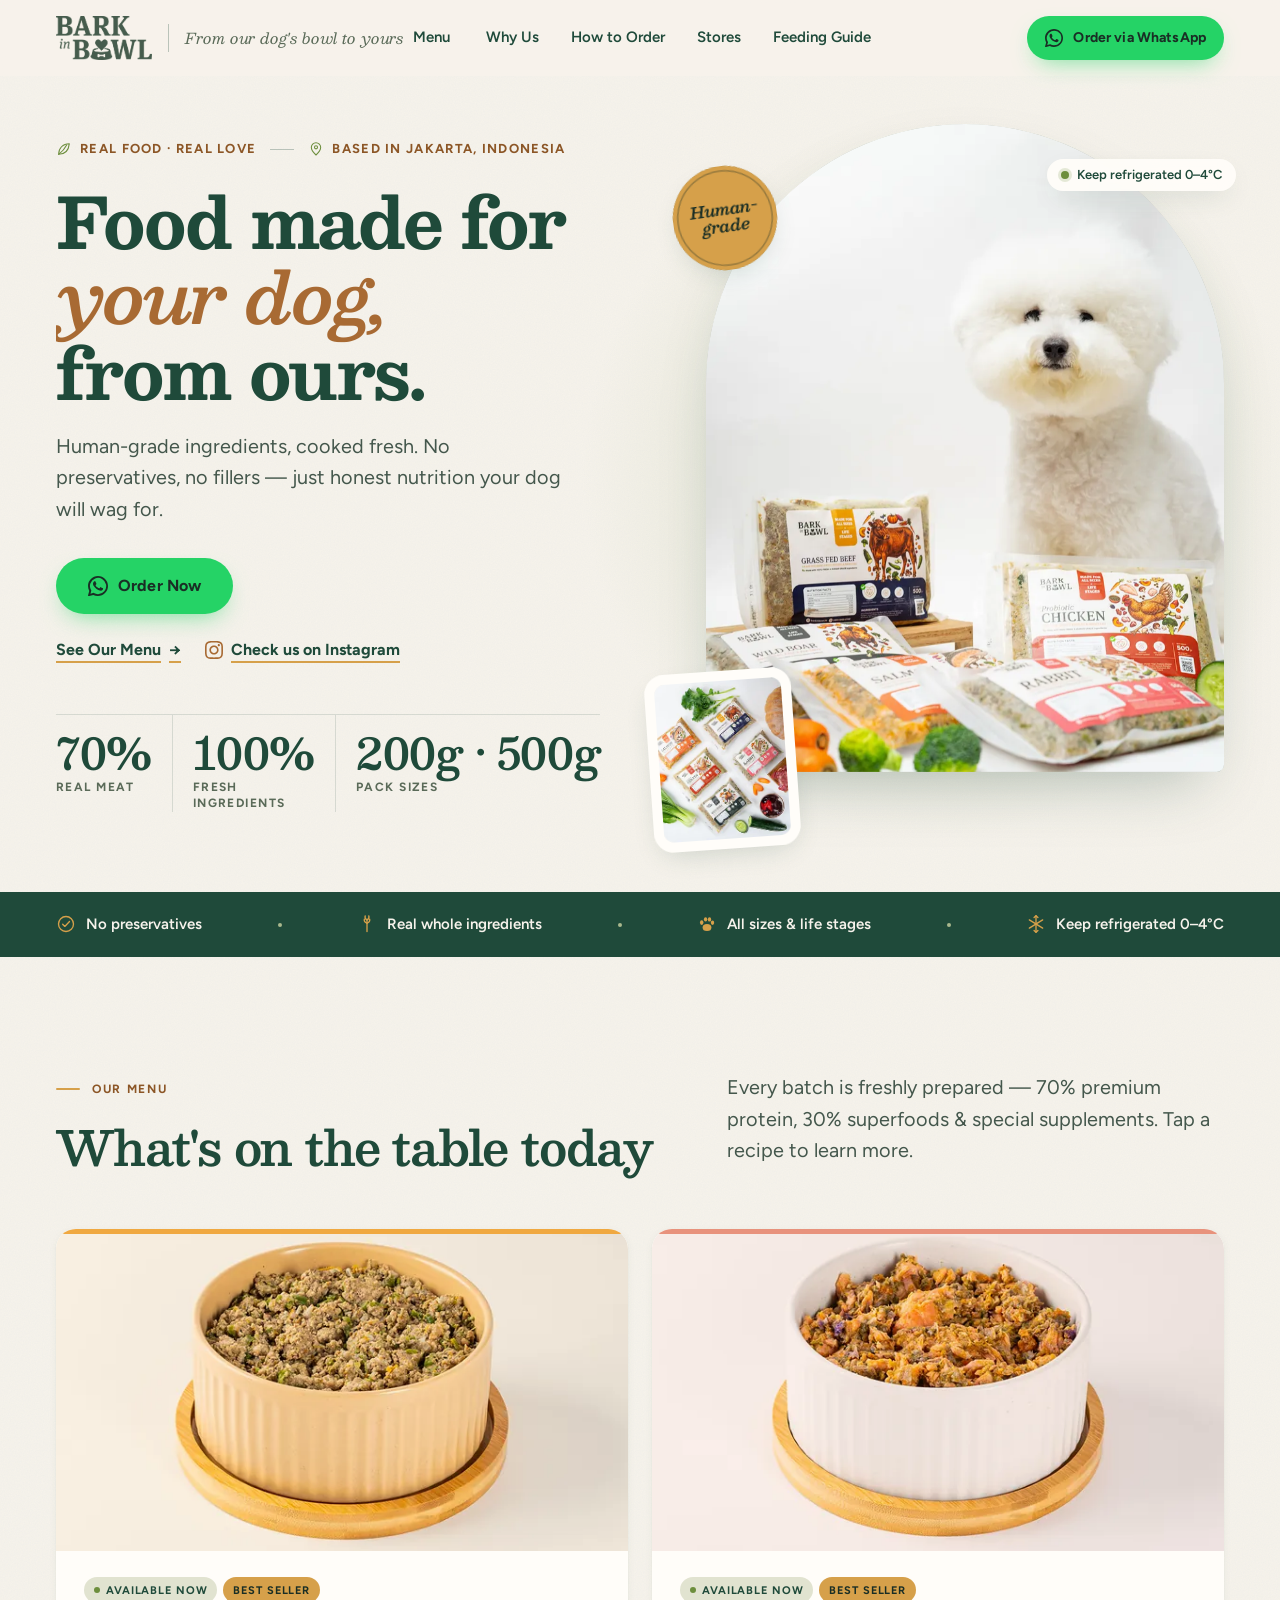
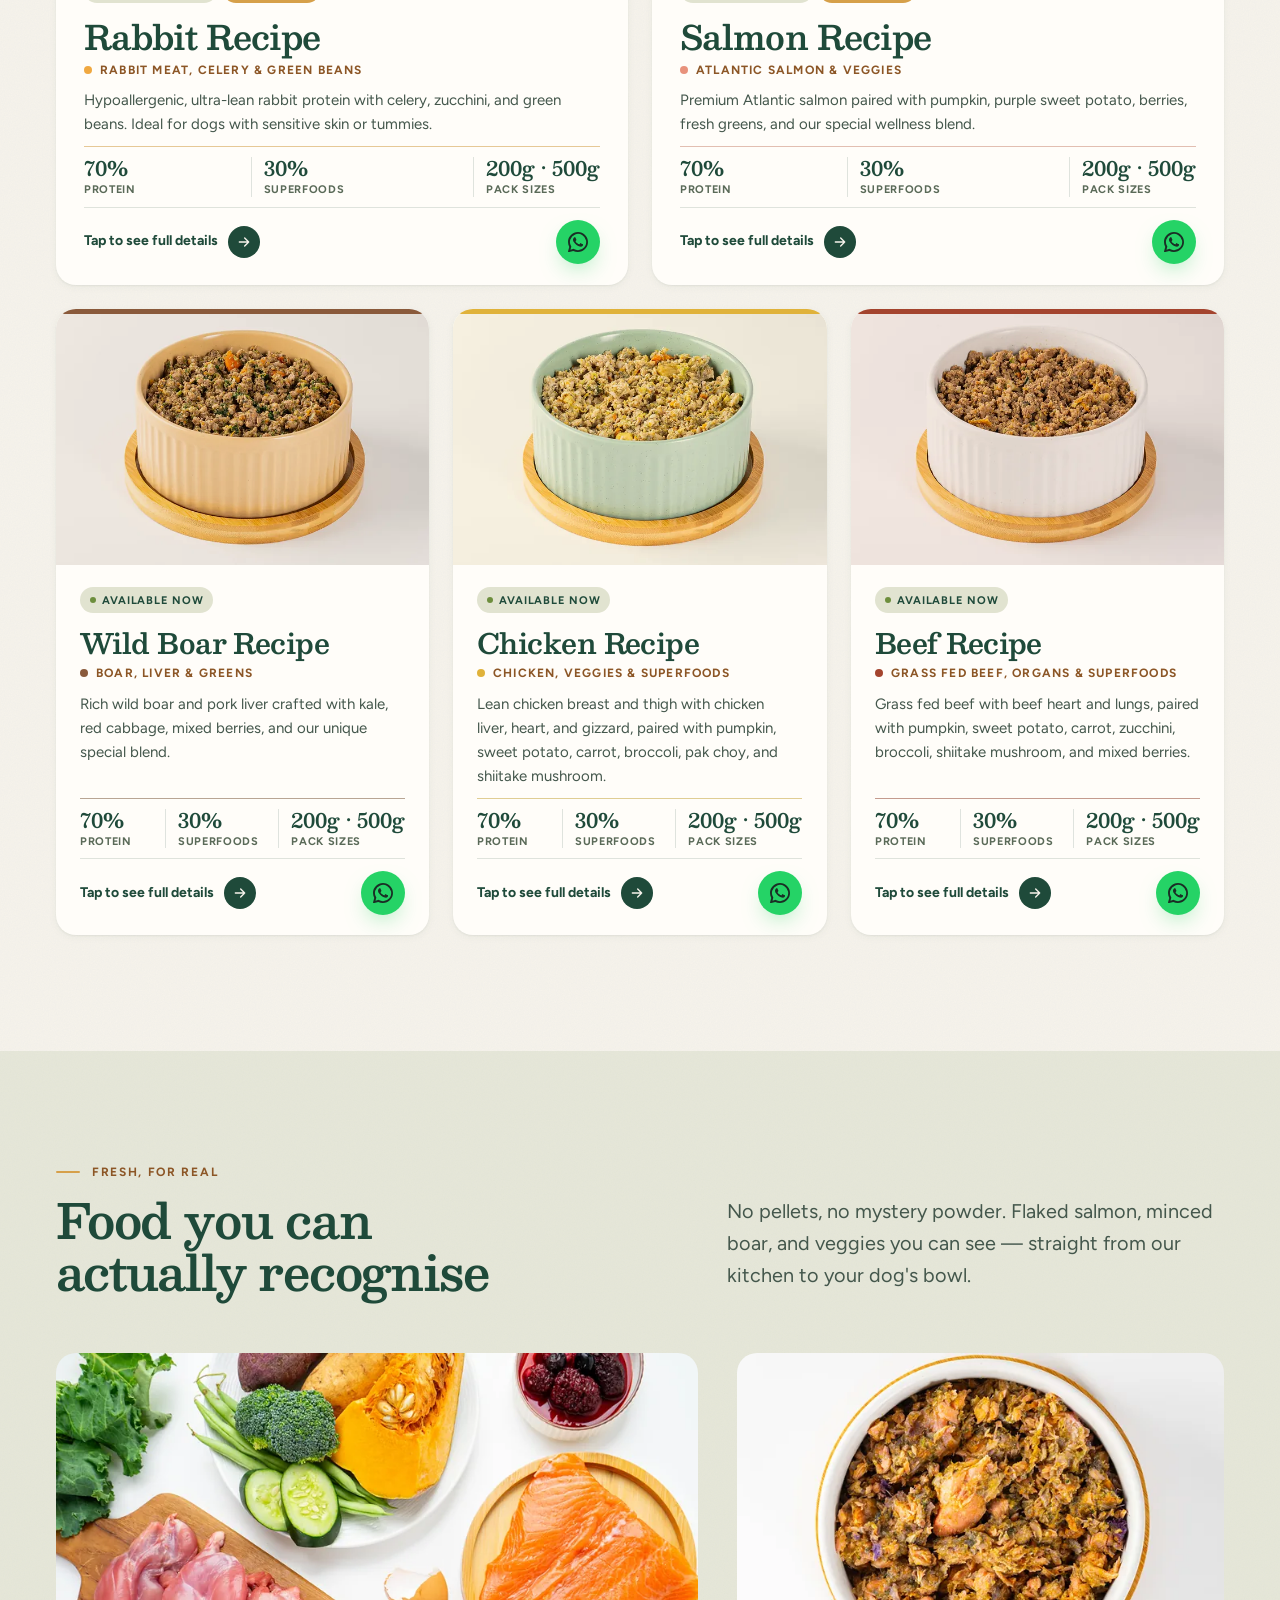
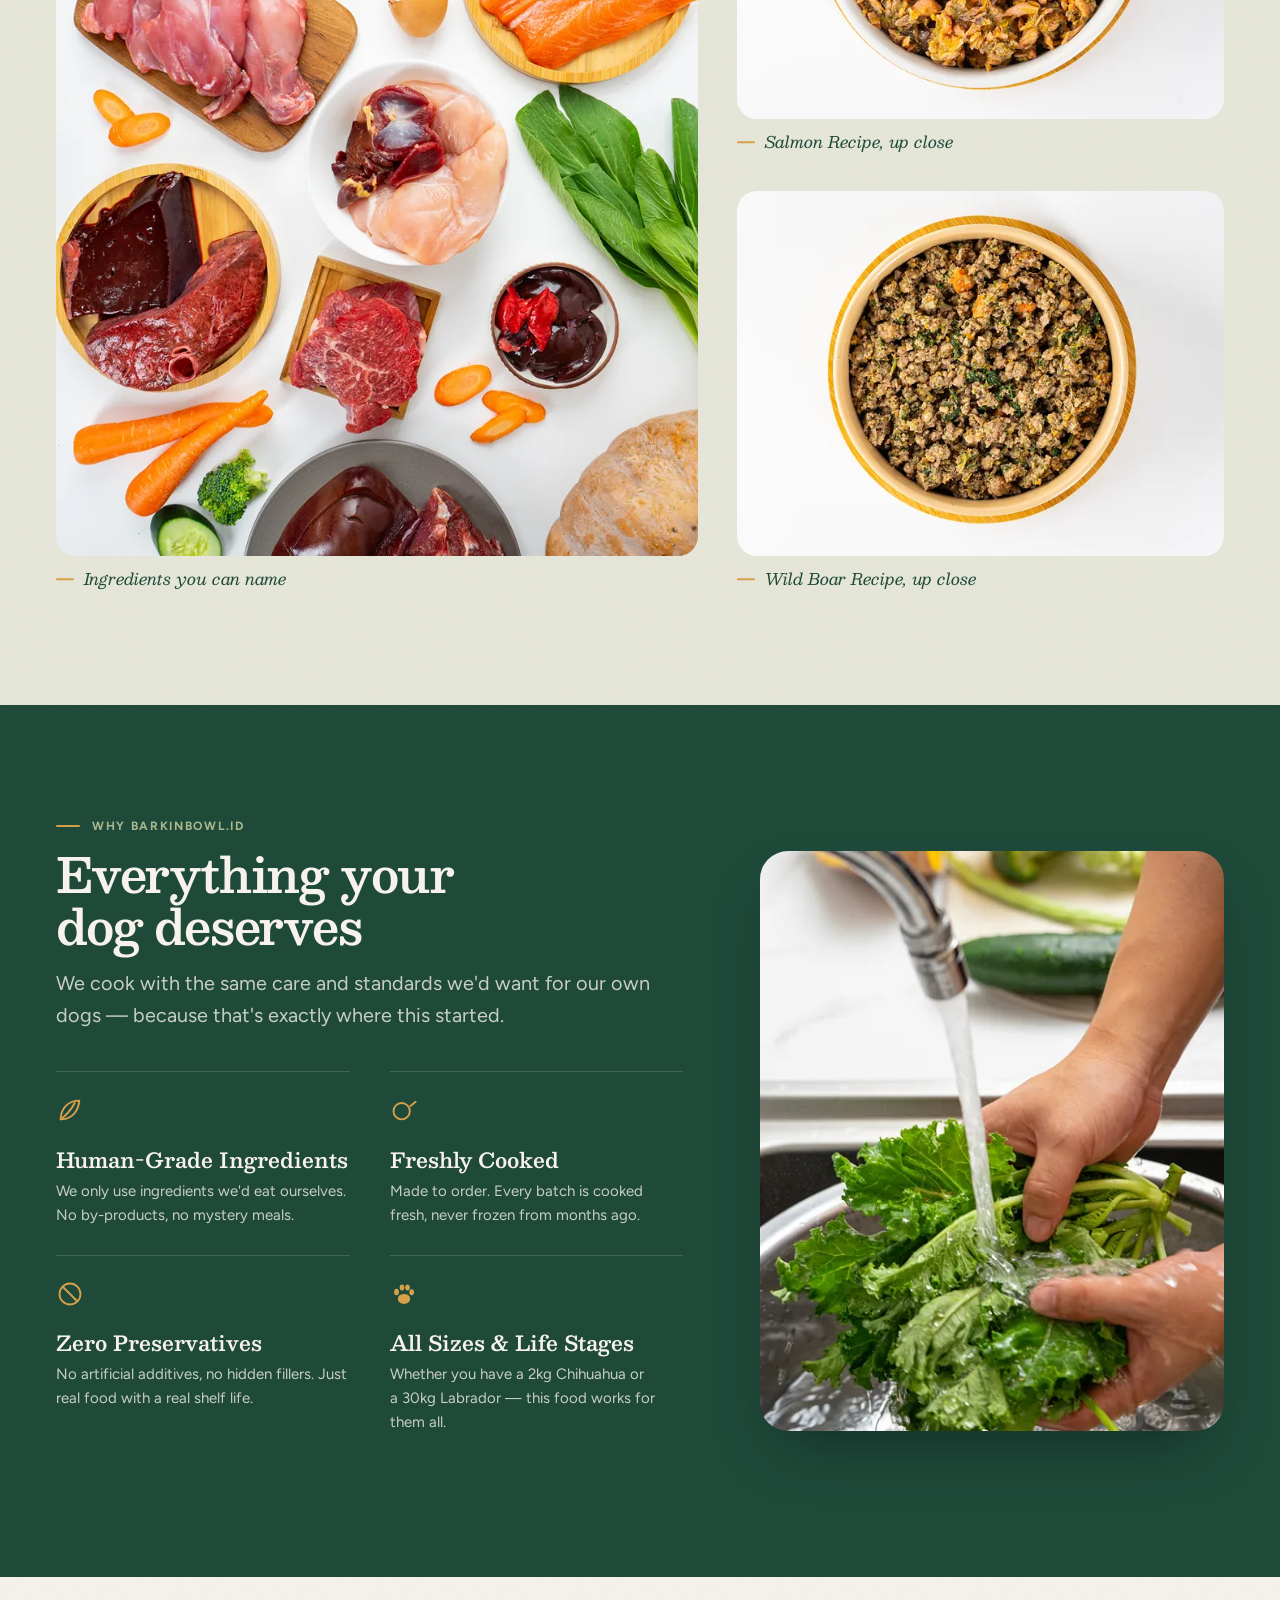
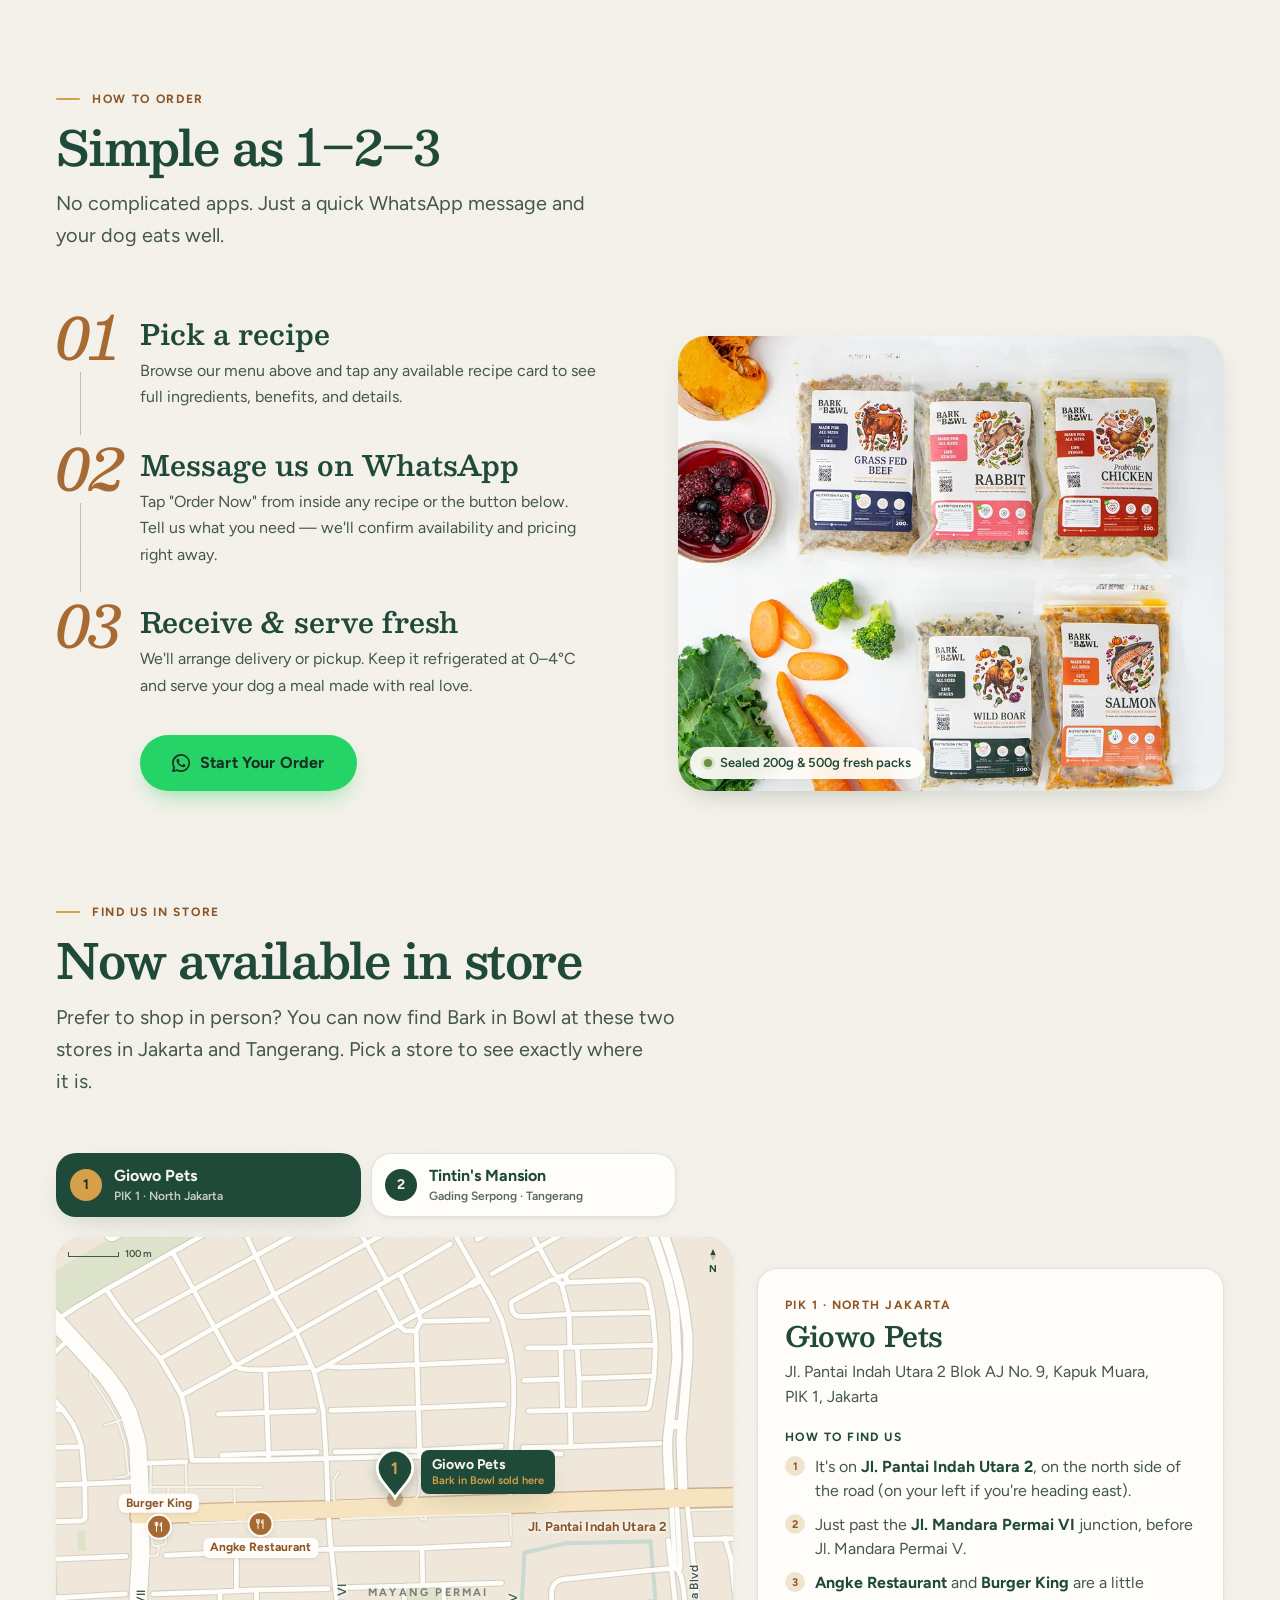
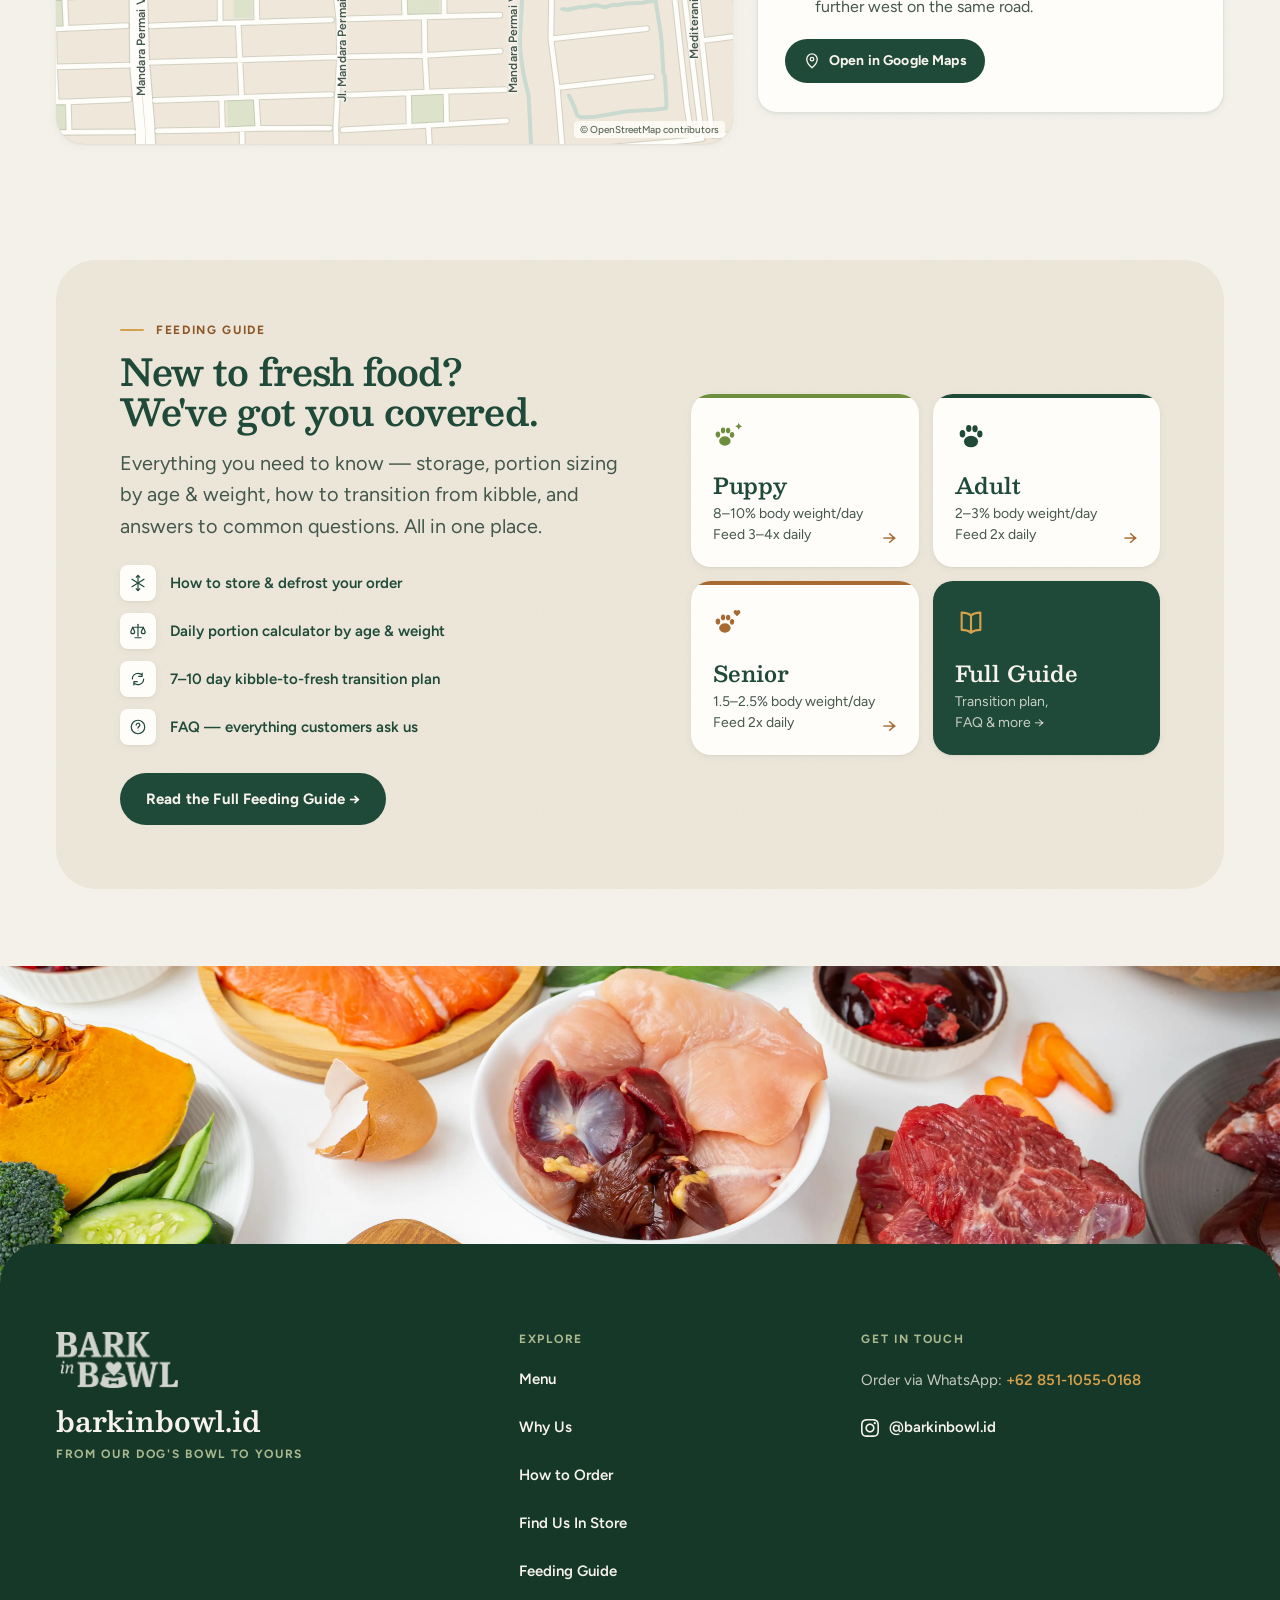
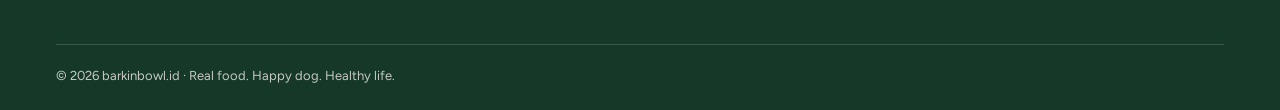
<file: index.html>
<!DOCTYPE html>
<html lang="en">
<head>
  <meta charset="UTF-8" />
  <meta name="viewport" content="width=device-width, initial-scale=1.0"/>
  <meta name="description" content="Bark in Bowl — freshly cooked, human-grade dog food in Indonesia. 70% real meat, zero preservatives. Salmon, Wild Boar, Rabbit, Chicken & Beef recipes, ordered via WhatsApp."/>
  <meta name="theme-color" content="#1F4A3A"/>
  <meta property="og:title" content="barkinbowl.id – Real Food. Real Love."/>
  <meta property="og:description" content="Freshly cooked, human-grade dog food. 70% real meat, zero preservatives — from our dog's bowl to yours."/>
  <meta property="og:image" content="https://barkinbowl.com/src/img/og-image.jpg"/>
  <meta property="og:image:width" content="1200"/>
  <meta property="og:image:height" content="630"/>
  <meta property="og:type" content="website"/>
  <title>barkinbowl.id – Real Food. Real Love.</title>
  <script>document.documentElement.classList.add('js')</script>
  <link rel="preconnect" href="https://fonts.googleapis.com">
  <link rel="preconnect" href="https://fonts.gstatic.com" crossorigin>
  <link href="https://fonts.googleapis.com/css2?family=Besley:ital,wght@0,400..700;1,400..600&family=Figtree:ital,wght@0,400..700;1,400..500&display=swap" rel="stylesheet">
  <link rel="stylesheet" href="index.css?v=20261028f">
  <link rel="icon" href="src/favicon-32.png?v=20260917" sizes="32x32" type="image/png">
  <link rel="icon" href="src/favicon-96.png?v=20260917" sizes="96x96" type="image/png">
  <link rel="apple-touch-icon" href="src/apple-touch-icon.png?v=20260917">
</head>
<body>

<!-- Icon sprite: the existing WhatsApp / Instagram glyphs plus simple stroke UI icons -->
<svg width="0" height="0" style="position:absolute" aria-hidden="true" focusable="false">
  <symbol id="i-wa" viewBox="0 0 24 24"><path fill="currentColor" d="M17.472 14.382c-.297-.149-1.758-.867-2.03-.967-.273-.099-.471-.148-.67.15-.197.297-.767.966-.94 1.164-.173.199-.347.223-.644.075-.297-.15-1.255-.463-2.39-1.475-.883-.788-1.48-1.761-1.653-2.059-.173-.297-.018-.458.13-.606.134-.133.298-.347.446-.52.149-.174.198-.298.298-.497.099-.198.05-.371-.025-.52-.075-.149-.669-1.612-.916-2.207-.242-.579-.487-.5-.669-.51-.173-.008-.371-.01-.57-.01-.198 0-.52.074-.792.372-.272.297-1.04 1.016-1.04 2.479 0 1.462 1.065 2.875 1.213 3.074.149.198 2.096 3.2 5.077 4.487.709.306 1.262.489 1.694.625.712.227 1.36.195 1.871.118.571-.085 1.758-.719 2.006-1.413.248-.694.248-1.289.173-1.413-.074-.124-.272-.198-.57-.347z"/><path fill="currentColor" d="M12 0C5.373 0 0 5.373 0 12c0 2.126.555 4.122 1.528 5.856L.057 23.215a.75.75 0 00.928.928l5.36-1.471A11.955 11.955 0 0012 24c6.627 0 12-5.373 12-12S18.627 0 12 0zm0 21.75a9.75 9.75 0 01-4.96-1.356l-.354-.21-3.676 1.008 1.007-3.676-.21-.354A9.75 9.75 0 1112 21.75z"/></symbol>
  <symbol id="i-ig" viewBox="0 0 24 24"><path fill="currentColor" d="M12 2.163c3.204 0 3.584.012 4.85.07 3.252.148 4.771 1.691 4.919 4.919.058 1.265.069 1.645.069 4.849 0 3.205-.012 3.584-.069 4.849-.149 3.225-1.664 4.771-4.919 4.919-1.266.058-1.644.07-4.85.07-3.204 0-3.584-.012-4.849-.07-3.26-.149-4.771-1.699-4.919-4.92-.058-1.265-.07-1.644-.07-4.849 0-3.204.013-3.583.07-4.849.149-3.227 1.664-4.771 4.919-4.919 1.266-.057 1.645-.069 4.849-.069zm0-2.163c-3.259 0-3.667.014-4.947.072-4.358.2-6.78 2.618-6.98 6.98-.059 1.281-.073 1.689-.073 4.948 0 3.259.014 3.668.072 4.948.2 4.358 2.618 6.78 6.98 6.98 1.281.058 1.689.072 4.948.072 3.259 0 3.668-.014 4.948-.072 4.354-.2 6.782-2.618 6.979-6.98.059-1.28.073-1.689.073-4.948 0-3.259-.014-3.667-.072-4.947-.196-4.354-2.617-6.78-6.979-6.98-1.281-.059-1.69-.073-4.949-.073zm0 5.838c-3.403 0-6.162 2.759-6.162 6.162s2.759 6.163 6.162 6.163 6.162-2.759 6.162-6.163c0-3.403-2.759-6.162-6.162-6.162zm0 10.162c-2.209 0-4-1.79-4-4 0-2.209 1.791-4 4-4s4 1.791 4 4c0 2.21-1.791 4-4 4zm6.406-11.845c-.796 0-1.441.645-1.441 1.44s.645 1.44 1.441 1.44c.795 0 1.439-.645 1.439-1.44s-.644-1.44-1.439-1.44z"/></symbol>
  <symbol id="i-left" viewBox="0 0 24 24"><polyline points="15 18 9 12 15 6" fill="none" stroke="currentColor" stroke-width="2" stroke-linecap="round" stroke-linejoin="round"/></symbol>
  <symbol id="i-right" viewBox="0 0 24 24"><polyline points="9 18 15 12 9 6" fill="none" stroke="currentColor" stroke-width="2" stroke-linecap="round" stroke-linejoin="round"/></symbol>
  <symbol id="i-close" viewBox="0 0 24 24"><path d="M6 6l12 12M18 6L6 18" fill="none" stroke="currentColor" stroke-width="2" stroke-linecap="round"/></symbol>
  <symbol id="i-arrow" viewBox="0 0 24 24"><path d="M5 12h14M13 6l6 6-6 6" fill="none" stroke="currentColor" stroke-width="2" stroke-linecap="round" stroke-linejoin="round"/></symbol>
  <symbol id="i-paw" viewBox="0 0 24 24"><g fill="currentColor"><ellipse cx="12" cy="16.2" rx="5.3" ry="4.3"/><ellipse cx="5.6" cy="10.3" rx="2.1" ry="2.8"/><ellipse cx="10.3" cy="6.4" rx="2" ry="2.6"/><ellipse cx="15" cy="6.5" rx="2" ry="2.6"/><ellipse cx="18.6" cy="10.5" rx="2" ry="2.6"/></g></symbol>
  <symbol id="i-snow" viewBox="0 0 24 24"><g fill="none" stroke="currentColor" stroke-width="1.6" stroke-linecap="round"><line x1="12" y1="2" x2="12" y2="22"/><line x1="4" y1="7" x2="20" y2="17"/><line x1="20" y1="7" x2="4" y2="17"/><path d="M12 2l-2.3 2.3M12 2l2.3 2.3"/><path d="M12 22l-2.3-2.3M12 22l2.3-2.3"/></g></symbol>
  <symbol id="i-leaf" viewBox="0 0 24 24"><g fill="none" stroke="currentColor" stroke-width="1.6" stroke-linecap="round" stroke-linejoin="round"><path d="M4 20c0-9 6-16 16-16-1 10-7 16-16 16z"/><path d="M4 20c4-3 9-8 12-14"/></g></symbol>
</svg>

<a class="skip-link" href="#main">Skip to content</a>
<div class="scroll-progress" id="scroll-progress" aria-hidden="true"></div>

<header class="nav" id="site-nav">
  <div class="nav-inner container">
    <a href="#" class="nav-logo" aria-label="Bark in Bowl, home">
      <img src="src/logo-new.png?v=20260910" alt="Bark in Bowl" width="982" height="450" class="nav-logo-img" decoding="async">
      <span class="nav-tagline">From our dog's bowl to yours</span>
    </a>
    <nav aria-label="Primary">
      <ul class="nav-links">
        <li><a href="#menu">Menu</a></li>
        <li><a href="#why">Why Us</a></li>
        <li><a href="#order">How to Order</a></li>
        <li><a href="#stores">Stores</a></li>
        <li><a href="GuidePage/">Feeding Guide</a></li>
      </ul>
    </nav>
    <div class="nav-actions">
      <a class="btn btn-wa btn-sm nav-cta" href="https://wa.me/6285110550168?text=Hi!%20I'd%20like%20to%20place%20an%20order%20from%20barkinbowl.id" target="_blank" rel="noopener">
        <svg aria-hidden="true" focusable="false"><use href="#i-wa"/></svg>
        <span class="nav-cta-long">Order via WhatsApp</span><span class="nav-cta-short">Order</span>
      </a>
      <button class="icon-btn nav-toggle" type="button" aria-expanded="false" aria-controls="nav-sheet">
        <svg viewBox="0 0 24 24" aria-hidden="true" focusable="false"><path d="M2 6h20M2 12h20M2 18h20" fill="none" stroke="currentColor" stroke-width="2" stroke-linecap="round"/></svg>
        <span class="sr-only">Menu</span>
      </button>
    </div>
  </div>
</header>

<main id="main" tabindex="-1">

<!-- 1 · HERO -->
<section class="hero" id="home">
  <div class="container hero-inner">
    <div class="hero-copy">
      <p class="hero-eyebrow">
        <span class="he-item"><svg aria-hidden="true" focusable="false"><use href="#i-leaf"/></svg>Real Food · Real Love</span>
        <span class="he-rule" aria-hidden="true"></span>
        <span class="he-item"><svg viewBox="0 0 24 24" aria-hidden="true" focusable="false" fill="none" stroke="currentColor" stroke-width="1.6" stroke-linecap="round" stroke-linejoin="round"><path d="M12 21s-7-6.1-7-11.5A7 7 0 0 1 19 9.5C19 14.9 12 21 12 21z"/><circle cx="12" cy="9.5" r="2.3"/></svg>Based in Jakarta, Indonesia</span>
      </p>
      <h1 class="sr-only">Bark in Bowl</h1>
      <h2 class="hero-title"><span class="hero-line">Food made for</span> <span class="hero-line"><em>your dog,</em></span> <span class="hero-line">from ours.</span></h2>
      <p class="hero-sub">Human-grade ingredients, cooked fresh. No preservatives, no fillers — just honest nutrition your dog will wag for.</p>
      <div class="hero-actions">
        <a href="https://wa.me/6285110550168?text=Hi!%20I'd%20like%20to%20place%20an%20order%20from%20barkinbowl.id" target="_blank" rel="noopener" class="btn btn-wa btn-hero">
          <svg aria-hidden="true" focusable="false"><use href="#i-wa"/></svg>
          Order Now
        </a>
        <div class="hero-links">
          <a href="#menu" class="link-arrow">See Our Menu <span class="arr" aria-hidden="true">→</span></a>
          <a href="https://instagram.com/barkinbowl.id" target="_blank" rel="noopener" class="link-arrow link-ig">
            <svg aria-hidden="true" focusable="false"><use href="#i-ig"/></svg>
            Check us on Instagram
          </a>
        </div>
      </div>
      <div class="hero-stats">
        <div class="stat"><span class="stat-num num">70%</span><span class="stat-label">Real Meat</span></div>
        <div class="stat"><span class="stat-num num">100%</span><span class="stat-label">Fresh Ingredients</span></div>
        <div class="stat"><span class="stat-num num">200g · 500g</span><span class="stat-label">Pack Sizes</span></div>
      </div>
    </div>
    <div class="hero-visual">
      <div class="hero-arch">
        <picture><img src="src/img/home/hero-dog.webp?v=20261028" srcset="src/img/home/hero-dog-small.webp?v=20261028 800w, src/img/home/hero-dog.webp?v=20261028 1000w" sizes="(min-width:1360px) 500px, (min-width:1024px) 37vw, (min-width:768px) 40vw, (min-width:600px) 480px, calc(100vw - 40px)" alt="A dog with the Bark in Bowl Chicken, Salmon, Wild Boar, Beef and Rabbit packs and fresh vegetables" width="1000" height="1250" fetchpriority="high" decoding="async"></picture>
      </div>
      <picture><img class="hero-card" src="src/img/home/hero-packs.webp?v=20261028" srcset="src/img/home/hero-packs-small.webp?v=20261028 240w, src/img/home/hero-packs.webp?v=20261028 460w" sizes="(min-width:1280px) 120px, (min-width:1024px) 9vw, 1px" alt="The full Bark in Bowl range laid out with fresh vegetables" width="460" height="575" loading="lazy" decoding="async"></picture>
      <div class="hero-stamp"><span>Human-grade</span></div>
      <div class="pill-glass hero-pill"><span class="dot" aria-hidden="true"></span>Keep refrigerated 0–4°C</div>
    </div>
  </div>
</section>

<!-- 2 · TRUST STRIP -->
<div class="trust-bar on-dark">
  <div class="container trust-inner" role="list">
    <div class="trust-item" role="listitem"><svg viewBox="0 0 24 24" aria-hidden="true" focusable="false" fill="none" stroke="currentColor" stroke-width="1.6" stroke-linecap="round" stroke-linejoin="round"><circle cx="12" cy="12" r="9"/><path d="M8 12.3l2.6 2.6L16.2 9"/></svg><span>No preservatives</span></div>
    <span class="trust-sep" aria-hidden="true"></span>
    <div class="trust-item" role="listitem"><svg viewBox="0 0 24 24" aria-hidden="true" focusable="false" fill="none" stroke="currentColor" stroke-width="1.6" stroke-linecap="round" stroke-linejoin="round"><path d="M12 21V7"/><path d="M12 11c-2.2-.6-3.6-2.4-3.2-4.8"/><path d="M12 11c2.2-.6 3.6-2.4 3.2-4.8"/><path d="M12 7c-1.8-.8-2.8-2.5-2.2-4.7"/><path d="M12 7c1.8-.8 2.8-2.5 2.2-4.7"/></svg><span>Real whole ingredients</span></div>
    <span class="trust-sep" aria-hidden="true"></span>
    <div class="trust-item" role="listitem"><svg aria-hidden="true" focusable="false"><use href="#i-paw"/></svg><span>All sizes &amp; life stages</span></div>
    <span class="trust-sep" aria-hidden="true"></span>
    <div class="trust-item" role="listitem"><svg aria-hidden="true" focusable="false"><use href="#i-snow"/></svg><span>Keep refrigerated 0–4°C</span></div>
  </div>
</div>

<!-- 3 · MENU -->
<section id="menu" class="menu">
  <div class="container">
    <div class="sec-head sec-head--split">
      <p class="eyebrow">Our Menu</p>
      <h2 class="sec-title">What's on the table today</h2>
      <p class="sec-sub">Every batch is freshly prepared — 70% premium protein, 30% superfoods &amp; special supplements. Tap a recipe to learn more.</p>
    </div>

    <div class="recipe-chips" role="group" aria-label="Jump to recipe">
      <button type="button" class="chip" data-go="0" aria-current="true" aria-label="Rabbit Recipe"><span class="chip-dot" style="--acc:var(--acc-rabbit)"></span>Rabbit</button>
      <button type="button" class="chip" data-go="1" aria-label="Salmon Recipe"><span class="chip-dot" style="--acc:var(--acc-salmon)"></span>Salmon</button>
      <button type="button" class="chip" data-go="2" aria-label="Wild Boar Recipe"><span class="chip-dot" style="--acc:var(--acc-boar)"></span>Wild Boar</button>
      <button type="button" class="chip" data-go="3" aria-label="Chicken Recipe"><span class="chip-dot" style="--acc:var(--acc-chicken)"></span>Chicken</button>
      <button type="button" class="chip" data-go="4" aria-label="Beef Recipe"><span class="chip-dot" style="--acc:var(--acc-beef)"></span>Beef</button>
    </div>

    <div class="recipe-carousel at-start">
      <div class="recipe-track" id="products-track">

        <article class="recipe-card card is-interactive" data-recipe="rabbit" style="--acc:var(--acc-rabbit)">
          <div class="card-media"><picture><source media="(min-width:1024px)" type="image/webp" srcset="src/img/recipes/rabbit-card-wide-small.webp?v=20261028 608w, src/img/recipes/rabbit-card-wide.webp?v=20261028 1184w" sizes="(min-width:1280px) 590px, 45vw" width="1184" height="666"><img src="src/img/recipes/rabbit-card.webp?v=20261028" srcset="src/img/recipes/rabbit-card-small.webp?v=20261028 660w, src/img/recipes/rabbit-card.webp?v=20261028 800w" sizes="(min-width:600px) 40vw, (min-width:400px) 76vw, calc(88vw - 35px)" alt="Rabbit Recipe" width="800" height="548" loading="lazy" decoding="async"></picture></div>
          <div class="card-body">
            <div class="card-tags"><span class="tag tag-avail">Available Now</span><span class="tag tag-best">Best Seller</span></div>
            <h3 class="card-name"><button type="button" class="card-open" aria-haspopup="dialog" aria-label="View Rabbit Recipe details" onclick="openModal('rabbit')">Rabbit Recipe</button></h3>
            <p class="card-variant">Rabbit Meat, Celery &amp; Green Beans</p>
            <p class="card-desc">Hypoallergenic, ultra-lean rabbit protein with celery, zucchini, and green beans. Ideal for dogs with sensitive skin or tummies.</p>
            <dl class="card-macros num"><div><dt>Protein</dt><dd>70%</dd></div><div><dt>Superfoods</dt><dd>30%</dd></div><div><dt>Pack sizes</dt><dd>200g · 500g</dd></div></dl>
            <div class="card-foot">
              <span class="card-hint" aria-hidden="true">Tap to see full details <span class="arr-circle"><svg><use href="#i-arrow"/></svg></span></span>
              <a class="card-wa" href="https://wa.me/6285110550168?text=Hi!%20I%20want%20to%20order%20the%20Rabbit%20Recipe" target="_blank" rel="noopener" aria-label="Order Rabbit Recipe on WhatsApp"><svg aria-hidden="true" focusable="false"><use href="#i-wa"/></svg></a>
            </div>
          </div>
        </article>

        <article class="recipe-card card is-interactive" data-recipe="salmon" style="--acc:var(--acc-salmon)">
          <div class="card-media"><picture><source media="(min-width:1024px)" type="image/webp" srcset="src/img/recipes/salmon-card-wide-small.webp?v=20261028 608w, src/img/recipes/salmon-card-wide.webp?v=20261028 1184w" sizes="(min-width:1280px) 590px, 45vw" width="1184" height="666"><img src="src/img/recipes/salmon-card.webp?v=20261028" srcset="src/img/recipes/salmon-card-small.webp?v=20261028 660w, src/img/recipes/salmon-card.webp?v=20261028 800w" sizes="(min-width:600px) 40vw, (min-width:400px) 76vw, calc(88vw - 35px)" alt="Salmon Recipe" width="800" height="548" loading="lazy" decoding="async"></picture></div>
          <div class="card-body">
            <div class="card-tags"><span class="tag tag-avail">Available Now</span><span class="tag tag-best">Best Seller</span></div>
            <h3 class="card-name"><button type="button" class="card-open" aria-haspopup="dialog" aria-label="View Salmon Recipe details" onclick="openModal('salmon')">Salmon Recipe</button></h3>
            <p class="card-variant">Atlantic Salmon &amp; Veggies</p>
            <p class="card-desc">Premium Atlantic salmon paired with pumpkin, purple sweet potato, berries, fresh greens, and our special wellness blend.</p>
            <dl class="card-macros num"><div><dt>Protein</dt><dd>70%</dd></div><div><dt>Superfoods</dt><dd>30%</dd></div><div><dt>Pack sizes</dt><dd>200g · 500g</dd></div></dl>
            <div class="card-foot">
              <span class="card-hint" aria-hidden="true">Tap to see full details <span class="arr-circle"><svg><use href="#i-arrow"/></svg></span></span>
              <a class="card-wa" href="https://wa.me/6285110550168?text=Hi!%20I%20want%20to%20order%20the%20Atlantic%20Salmon%20%26%20Veggies%20recipe" target="_blank" rel="noopener" aria-label="Order Salmon Recipe on WhatsApp"><svg aria-hidden="true" focusable="false"><use href="#i-wa"/></svg></a>
            </div>
          </div>
        </article>

        <article class="recipe-card card is-interactive" data-recipe="boar" style="--acc:var(--acc-boar)">
          <div class="card-media"><picture><img src="src/img/recipes/boar-card.webp?v=20261028" srcset="src/img/recipes/boar-card-small.webp?v=20261028 660w, src/img/recipes/boar-card.webp?v=20261028 800w" sizes="(min-width:1280px) 384px, (min-width:1024px) 29vw, (min-width:600px) 40vw, (min-width:400px) 76vw, calc(88vw - 35px)" alt="Wild Boar Recipe" width="800" height="548" loading="lazy" decoding="async"></picture></div>
          <div class="card-body">
            <div class="card-tags"><span class="tag tag-avail">Available Now</span></div>
            <h3 class="card-name"><button type="button" class="card-open" aria-haspopup="dialog" aria-label="View Wild Boar Recipe details" onclick="openModal('boar')">Wild Boar Recipe</button></h3>
            <p class="card-variant">Boar, Liver &amp; Greens</p>
            <p class="card-desc">Rich wild boar and pork liver crafted with kale, red cabbage, mixed berries, and our unique special blend.</p>
            <dl class="card-macros num"><div><dt>Protein</dt><dd>70%</dd></div><div><dt>Superfoods</dt><dd>30%</dd></div><div><dt>Pack sizes</dt><dd>200g · 500g</dd></div></dl>
            <div class="card-foot">
              <span class="card-hint" aria-hidden="true">Tap to see full details <span class="arr-circle"><svg><use href="#i-arrow"/></svg></span></span>
              <a class="card-wa" href="https://wa.me/6285110550168?text=Hi!%20I%20want%20to%20order%20the%20Wild%20Boar%20Recipe" target="_blank" rel="noopener" aria-label="Order Wild Boar Recipe on WhatsApp"><svg aria-hidden="true" focusable="false"><use href="#i-wa"/></svg></a>
            </div>
          </div>
        </article>

        <article class="recipe-card card is-interactive" data-recipe="chicken" style="--acc:var(--acc-chicken)">
          <div class="card-media"><picture><img src="src/img/recipes/chicken-card.webp?v=20261028" srcset="src/img/recipes/chicken-card-small.webp?v=20261028 660w, src/img/recipes/chicken-card.webp?v=20261028 800w" sizes="(min-width:1280px) 384px, (min-width:1024px) 29vw, (min-width:600px) 40vw, (min-width:400px) 76vw, calc(88vw - 35px)" alt="Chicken Recipe" width="800" height="548" loading="lazy" decoding="async"></picture></div>
          <div class="card-body">
            <div class="card-tags"><span class="tag tag-avail">Available Now</span></div>
            <h3 class="card-name"><button type="button" class="card-open" aria-haspopup="dialog" aria-label="View Chicken Recipe details" onclick="openModal('chicken')">Chicken Recipe</button></h3>
            <p class="card-variant">Chicken, Veggies &amp; Superfoods</p>
            <p class="card-desc">Lean chicken breast and thigh with chicken liver, heart, and gizzard, paired with pumpkin, sweet potato, carrot, broccoli, pak choy, and shiitake mushroom.</p>
            <dl class="card-macros num"><div><dt>Protein</dt><dd>70%</dd></div><div><dt>Superfoods</dt><dd>30%</dd></div><div><dt>Pack sizes</dt><dd>200g · 500g</dd></div></dl>
            <div class="card-foot">
              <span class="card-hint" aria-hidden="true">Tap to see full details <span class="arr-circle"><svg><use href="#i-arrow"/></svg></span></span>
              <a class="card-wa" href="https://wa.me/6285110550168?text=Hi!%20I%20want%20to%20order%20the%20Chicken%20Recipe" target="_blank" rel="noopener" aria-label="Order Chicken Recipe on WhatsApp"><svg aria-hidden="true" focusable="false"><use href="#i-wa"/></svg></a>
            </div>
          </div>
        </article>

        <article class="recipe-card card is-interactive" data-recipe="beef" style="--acc:var(--acc-beef)">
          <div class="card-media"><picture><img src="src/img/recipes/beef-card.webp?v=20261028" srcset="src/img/recipes/beef-card-small.webp?v=20261028 660w, src/img/recipes/beef-card.webp?v=20261028 800w" sizes="(min-width:1280px) 384px, (min-width:1024px) 29vw, (min-width:600px) 40vw, (min-width:400px) 76vw, calc(88vw - 35px)" alt="Beef Recipe" width="800" height="548" loading="lazy" decoding="async"></picture></div>
          <div class="card-body">
            <div class="card-tags"><span class="tag tag-avail">Available Now</span></div>
            <h3 class="card-name"><button type="button" class="card-open" aria-haspopup="dialog" aria-label="View Beef Recipe details" onclick="openModal('beef')">Beef Recipe</button></h3>
            <p class="card-variant">Grass Fed Beef, Organs &amp; Superfoods</p>
            <p class="card-desc">Grass fed beef with beef heart and lungs, paired with pumpkin, sweet potato, carrot, zucchini, broccoli, shiitake mushroom, and mixed berries.</p>
            <dl class="card-macros num"><div><dt>Protein</dt><dd>70%</dd></div><div><dt>Superfoods</dt><dd>30%</dd></div><div><dt>Pack sizes</dt><dd>200g · 500g</dd></div></dl>
            <div class="card-foot">
              <span class="card-hint" aria-hidden="true">Tap to see full details <span class="arr-circle"><svg><use href="#i-arrow"/></svg></span></span>
              <a class="card-wa" href="https://wa.me/6285110550168?text=Hi!%20I%20want%20to%20order%20the%20Beef%20Recipe" target="_blank" rel="noopener" aria-label="Order Beef Recipe on WhatsApp"><svg aria-hidden="true" focusable="false"><use href="#i-wa"/></svg></a>
            </div>
          </div>
        </article>

      </div>

      <div class="recipe-nav">
        <p class="carousel-hint"><svg aria-hidden="true" focusable="false"><use href="#i-right"/></svg>Swipe to see more recipes</p>
        <div class="recipe-dots" aria-hidden="true"><span class="active"></span><span></span><span></span><span></span><span></span></div>
        <div class="recipe-ctrl">
          <span class="recipe-count num" aria-live="polite">1 / 5</span>
          <button type="button" class="icon-btn rc-btn rc-prev" onclick="scrollCarousel(-1)" aria-label="Scroll left"><svg aria-hidden="true" focusable="false"><use href="#i-left"/></svg></button>
          <button type="button" class="icon-btn rc-btn rc-next" onclick="scrollCarousel(1)" aria-label="Scroll right"><svg aria-hidden="true" focusable="false"><use href="#i-right"/></svg></button>
        </div>
      </div>
    </div>
  </div>
</section>

<!-- 4 · FRESH, FOR REAL -->
<section id="fresh" class="fresh">
  <div class="container">
    <div class="sec-head sec-head--split">
      <p class="eyebrow">Fresh, For Real</p>
      <h2 class="sec-title">Food you can actually recognise</h2>
      <p class="sec-sub">No pellets, no mystery powder. Flaked salmon, minced boar, and veggies you can see — straight from our kitchen to your dog's bowl.</p>
    </div>
    <div class="fresh-grid">
      <figure class="fig-main" style="--i:0">
        <div class="fig-img"><picture><img src="src/img/home/fresh-ingredients.webp?v=20261028" srcset="src/img/home/fresh-ingredients-small.webp?v=20261028 800w, src/img/home/fresh-ingredients.webp?v=20261028 1320w" sizes="(min-width:1280px) 660px, (min-width:768px) 52vw, calc(100vw - 40px)" alt="Fresh salmon, chicken, beef, rabbit and vegetables before cooking" width="1320" height="1650" loading="lazy" decoding="async"></picture></div>
        <figcaption>Ingredients you can name</figcaption>
      </figure>
      <figure style="--i:1">
        <div class="fig-img"><picture><img src="src/img/home/fresh-salmon.webp?v=20261028" srcset="src/img/home/fresh-salmon-small.webp?v=20261028 600w, src/img/home/fresh-salmon.webp?v=20261028 1000w" sizes="(min-width:1280px) 500px, (min-width:768px) 38vw, calc(50vw - 26px)" alt="Close-up of the Salmon Recipe in a bowl" width="1000" height="750" loading="lazy" decoding="async"></picture></div>
        <figcaption>Salmon Recipe, up close</figcaption>
      </figure>
      <figure style="--i:2">
        <div class="fig-img"><picture><img src="src/img/home/fresh-boar.webp?v=20261028" srcset="src/img/home/fresh-boar-small.webp?v=20261028 600w, src/img/home/fresh-boar.webp?v=20261028 1000w" sizes="(min-width:1280px) 500px, (min-width:768px) 38vw, calc(50vw - 26px)" alt="Close-up of the Wild Boar Recipe in a bowl" width="1000" height="750" loading="lazy" decoding="async"></picture></div>
        <figcaption>Wild Boar Recipe, up close</figcaption>
      </figure>
    </div>
  </div>
</section>

<!-- 5 · WHY -->
<section id="why" class="why on-dark">
  <div class="container why-inner">
      <div class="sec-head">
        <p class="eyebrow">Why barkinbowl.id</p>
        <h2 class="sec-title">Everything your dog deserves</h2>
        <p class="sec-sub">We cook with the same care and standards we'd want for our own dogs — because that's exactly where this started.</p>
      </div>
      <div class="why-photo">
        <picture><source media="(min-width:1024px)" type="image/webp" srcset="src/img/home/why-kitchen-small.webp?v=20261028 480w, src/img/home/why-kitchen.webp?v=20261028 952w" sizes="(min-width:1280px) 475px, 36vw" width="952" height="1190"><img src="src/img/home/why-kitchen-wide.webp?v=20261028" srcset="src/img/home/why-kitchen-wide-small.webp?v=20261028 800w, src/img/home/why-kitchen-wide.webp?v=20261028 1840w" sizes="calc(100vw - 40px)" alt="Fresh kale being washed in our kitchen" width="1840" height="1150" loading="lazy" decoding="async"></picture>
      </div>
      <ul class="why-list">
        <li class="why-item" style="--i:0"><svg aria-hidden="true" focusable="false"><use href="#i-leaf"/></svg><h3 class="why-title">Human-Grade Ingredients</h3><p class="why-desc">We only use ingredients we'd eat ourselves. No by-products, no mystery meals.</p></li>
        <li class="why-item" style="--i:1"><svg viewBox="0 0 24 24" aria-hidden="true" focusable="false" fill="none" stroke="currentColor" stroke-width="1.6" stroke-linecap="round" stroke-linejoin="round"><circle cx="10" cy="13" r="7"/><line x1="17.5" y1="8.5" x2="22" y2="5"/></svg><h3 class="why-title">Freshly Cooked</h3><p class="why-desc">Made to order. Every batch is cooked fresh, never frozen from months ago.</p></li>
        <li class="why-item" style="--i:2"><svg viewBox="0 0 24 24" aria-hidden="true" focusable="false" fill="none" stroke="currentColor" stroke-width="1.6" stroke-linecap="round"><circle cx="12" cy="12" r="9"/><line x1="6" y1="6" x2="18" y2="18"/></svg><h3 class="why-title">Zero Preservatives</h3><p class="why-desc">No artificial additives, no hidden fillers. Just real food with a real shelf life.</p></li>
        <li class="why-item" style="--i:3"><svg aria-hidden="true" focusable="false"><use href="#i-paw"/></svg><h3 class="why-title">All Sizes &amp; Life Stages</h3><p class="why-desc">Whether you have a 2kg Chihuahua or a 30kg Labrador — this food works for them all.</p></li>
      </ul>
  </div>
</section>

<!-- 6 · HOW TO ORDER -->
<section id="order" class="order">
  <div class="container order-inner">
    <div class="order-copy">
      <div class="sec-head">
        <p class="eyebrow">How to Order</p>
        <h2 class="sec-title">Simple as 1–2–3</h2>
        <p class="sec-sub">No complicated apps. Just a quick WhatsApp message and your dog eats well.</p>
      </div>
      <ol class="steps">
        <li class="step" style="--i:0">
          <span class="step-num" aria-hidden="true">01</span>
          <div>
            <h3 class="step-title">Pick a recipe</h3>
            <p class="step-desc">Browse our menu above and tap any available recipe card to see full ingredients, benefits, and details.</p>
          </div>
        </li>
        <li class="step" style="--i:1">
          <span class="step-num" aria-hidden="true">02</span>
          <div>
            <h3 class="step-title">Message us on WhatsApp</h3>
            <p class="step-desc">Tap "Order Now" from inside any recipe or the button below. Tell us what you need — we'll confirm availability and pricing right away.</p>
          </div>
        </li>
        <li class="step" style="--i:2">
          <span class="step-num" aria-hidden="true">03</span>
          <div>
            <h3 class="step-title">Receive &amp; serve fresh</h3>
            <p class="step-desc">We'll arrange delivery or pickup. Keep it refrigerated at 0–4°C and serve your dog a meal made with real love.</p>
          </div>
        </li>
      </ol>
      <div class="order-cta">
        <a href="https://wa.me/6285110550168?text=Hi!%20I'd%20like%20to%20place%20an%20order%20from%20barkinbowl.id" target="_blank" rel="noopener" class="btn btn-wa btn-lg">
          <svg aria-hidden="true" focusable="false"><use href="#i-wa"/></svg>
          Start Your Order
        </a>
      </div>
    </div>
    <figure class="order-photo">
      <picture><img src="src/img/home/order-packs.webp?v=20261028" srcset="src/img/home/order-packs-small.webp?v=20261028 800w, src/img/home/order-packs.webp?v=20261028 1440w" sizes="(min-width:1280px) 560px, (min-width:1024px) 45vw, (min-width:768px) 600px, calc(100vw - 40px)" alt="The Bark in Bowl range of sealed 200g and 500g fresh packs with vegetables" width="1440" height="1200" loading="lazy" decoding="async"></picture>
      <span class="pill-glass order-pill"><span class="dot" aria-hidden="true"></span>Sealed 200g &amp; 500g fresh packs</span>
    </figure>
  </div>
</section>

<!-- 6b · FIND US IN STORE -->
<section id="stores" class="stores">
  <div class="container">
    <div class="sec-head">
      <p class="eyebrow">Find Us In Store</p>
      <h2 class="sec-title">Now available in store</h2>
      <p class="sec-sub">Prefer to shop in person? You can now find Bark in Bowl at these two stores in Jakarta and Tangerang. Pick a store to see exactly where it is.</p>
    </div>
    <div class="store-tabs" role="tablist" aria-label="Choose a store">
      <button type="button" class="store-tab" role="tab" id="tab-giowo" aria-controls="panel-giowo" aria-selected="true"><span class="store-tab-num num" aria-hidden="true">1</span><span class="store-tab-text"><strong>Giowo Pets</strong><small>PIK 1 · North Jakarta</small></span></button>
      <button type="button" class="store-tab" role="tab" id="tab-tintin" aria-controls="panel-tintin" aria-selected="false" tabindex="-1"><span class="store-tab-num num" aria-hidden="true">2</span><span class="store-tab-text"><strong>Tintin's Mansion</strong><small>Gading Serpong · Tangerang</small></span></button>
    </div>

    <div class="store-panel" id="panel-giowo" role="tabpanel" aria-labelledby="tab-giowo">
      <div class="gmap" role="group" aria-label="Street map around Giowo Pets, PIK 1">
        <svg class="gm-art" viewBox="0 0 1000 749" aria-hidden="true" focusable="false"><rect class="gm-land" width="1000" height="749"/><path class="gm-park" d="M-20.7 535.0 L9.1 533.6 L11.2 575.5 L-18.6 577.0 L-20.7 535.0Z M252.7 683.6 L294.7 682.3 L295.9 724.5 L253.9 725.7 L252.7 683.6Z M477.0 -209.0 L502.1 -164.2 L6.3 112.0 L-24.5 81.8 L-24.8 64.1 L48.8 20.1 L477.0 -209.0Z M628.1 -167.4 L606.0 -155.6 L627.3 -116.4 L649.4 -128.2 L628.1 -167.4Z M676.7 -81.0 L655.0 -69.0 L676.8 -30.0 L698.5 -41.9 L676.7 -81.0Z M-16.2 689.2 L13.4 688.1 L14.9 728.0 L-14.6 729.1 L-16.2 689.2Z M518.6 518.7 L519.9 558.2 L566.7 556.6 L565.3 517.1 L518.6 518.7Z M523.7 675.9 L571.0 673.4 L573.5 719.1 L526.1 721.6 L523.7 675.9Z M-58.2 88.6 L-45.9 94.4 L7.5 153.4 L-38.3 193.2 L-167.2 198.3 L-174.0 155.7 L-58.2 88.6Z M-17.8 -48.2 L-15.2 -14.7 L-145.0 -1.5 L-148.1 -6.8 L-171.2 -5.5 L-170.7 -33.0 L-17.8 -48.2Z M262.2 536.0 L262.3 562.7 L290.4 562.7 L290.4 535.9 L262.2 536.0Z M1130.7 651.5 L1132.9 674.4 L1153.9 672.5 L1151.8 649.5 L1130.7 651.5Z M31.8 433.8 L43.5 433.6 L43.9 463.1 L32.2 463.3 L31.8 433.8Z"/><path class="gm-water" d="M-245.8 82.7 L-221.6 81.6 L-189.6 78.6 L-163.7 336.8 L-116.8 830.9 L-174.9 828.7 L-232.4 168.5 L-242.9 120.0 L-245.8 82.7Z M-314.0 2937.0 L-345.4 2935.6 L-342.4 2559.1 L-324.5 2472.9 L-221.8 2168.9 L-185.2 2078.2 L-106.1 1770.9 L-97.4 1719.2 L-91.6 1664.2 L-108.2 1489.1 L-149.9 1091.2 L-159.6 905.8 L-174.9 828.7 L-116.8 830.9 L-109.9 951.5 L-47.6 1652.2 L-47.3 1704.1 L-52.9 1761.4 L-65.7 1815.8 L-109.9 1967.6 L-193.6 2207.7 L-249.4 2359.7 L-283.5 2455.9 L-302.6 2512.0 L-312.3 2555.3 L-313.8 2573.3 L-311.4 2618.1 L-314.0 2937.0Z M161.0 812.3 L104.2 835.3 L93.7 836.2 L94.6 844.1 L112.8 849.7 L130.2 851.1 L365.1 846.0 L389.9 837.1 L464.1 841.6 L577.6 841.6 L649.2 835.7 L666.1 822.9 L757.3 814.1 L894.1 802.5 L937.0 792.7 L933.5 767.0 L756.4 786.5 L645.6 802.5 L350.5 820.3 L161.0 812.3Z M980.4 761.3 L980.1 766.4 L983.7 794.2 L986.1 798.9 L989.8 800.7 L996.6 801.3 L1459.8 752.2 L1462.6 750.5 L1463.9 746.6 L1464.2 739.5 L1462.6 713.9 L1458.8 705.6 L1453.6 702.5 L1445.9 701.6 L1414.8 705.1 L1400.6 710.9 L1392.1 711.9 L1338.7 714.5 L1308.9 718.6 L996.7 752.2 L988.0 754.6 L984.2 756.6 L980.4 761.3Z M-69.7 797.2 L62.6 796.3 L67.1 810.5 L13.5 832.7 L-71.5 833.6 L-69.7 797.2Z"/><path class="gm-river" d="M7.0 5701.1 L-18.9 5706.5 L-68.1 5714.2 L-107.6 5717.5 L-187.0 5720.5 L-233.7 5726.7 L-267.6 5725.1 L-300.6 5719.6 L-314.5 5709.2 L-319.1 5692.2 L-311.1 5678.3 L-310.6 5669.2 L-313.0 5649.7 L-310.8 5643.2 L-295.4 5617.2 L-278.9 5562.9 L-253.8 5523.9 L-247.5 5502.8 L-256.1 5478.7 L-274.8 5472.9 L-311.2 5499.2 L-316.6 5498.0 L-325.1 5471.9 L-332.5 5462.6 L-354.9 5467.1 L-366.5 5466.5 L-369.3 5463.0 L-370.9 5432.7 L-379.0 5398.9 L-397.1 5384.5 L-411.2 5363.4 L-408.5 5354.5 L-380.4 5305.6 L-379.0 5289.7 L-392.4 5235.5 L-374.5 5182.3 L-374.5 5173.4 L-380.8 5154.7 L-407.6 5111.2 L-428.1 5024.2 L-451.5 4522.6 L-475.0 4416.8 L-557.1 4096.8 L-562.1 4045.6 L-514.2 3559.7 L-482.0 3438.9 L-332.5 3216.6 L-326.1 3171.8 L-334.3 2971.1 L-327.1 2570.6 L-316.1 2508.8 L-303.0 2473.5 L-255.6 2336.2 L-129.4 1961.6 L-112.0 1897.1 L-68.7 1708.3 L-88.4 1500.1 L-145.4 829.7 L-166.8 668.7 L-221.6 81.6 L-233.6 -94.3 L-261.0 -330.7 L-274.4 -434.6 L-279.6 -939.6 M702.1 758.4 L698.1 677.6 L691.0 647.8 L686.9 621.6 L685.0 600.1 L691.8 466.3 L752.4 452.3 L878.0 449.6 L885.7 537.9 L893.0 584.2 L894.7 600.1 L897.0 642.8 L899.3 649.3 L901.8 690.6 L900.8 696.2 L882.7 698.4 L844.0 700.6 L796.2 708.6 L775.4 709.7 L769.8 706.1 L764.7 692.2 L757.7 677.5 M885.7 537.9 L878.1 537.6 L866.2 540.1 L842.4 541.2 L830.0 543.7 L823.2 543.2 L810.6 546.7 L798.4 544.1 L793.0 544.2 L781.3 546.7 L772.3 547.0 L755.8 550.7 L747.7 549.6"/><path class="gm-case gm-sv" d="M263.6 369.9 L264.4 401.4 M7.6 16.3 L15.9 -15.4 L14.6 -17.6 M-80.1 15.1 L-76.6 53.5 M-81.0 4.9 L-32.9 -1.4 M-90.4 5.3 L-149.8 11.4 L-157.9 14.3 M-76.6 53.5 L-61.7 48.5 L-48.3 39.2 L-39.0 28.7 L-37.5 17.6 L-38.1 12.9 L-40.8 10.8 L-80.1 15.1 M1.2 -17.6 L14.6 -17.6 M150.8 468.1 L151.7 456.1 L157.8 454.9 L161.3 452.8 L162.6 448.9 L161.9 428.3 L160.3 423.7 L161.1 413.4 M166.1 369.9 L165.2 396.8 M192.5 403.7 L192.6 370.0 M192.6 370.0 L191.7 332.0 M139.5 369.6 L303.4 369.2 M1356.0 428.3 L1334.0 418.9 L1257.8 403.8 L1207.7 396.9 L1132.6 396.4 L1022.2 401.6 L933.2 403.7 M139.9 434.4 L142.7 454.0 L145.3 456.2 L151.7 456.1 M670.7 399.0 L671.7 441.7 M72.2 277.8 L103.7 267.9 M117.0 350.8 L110.9 350.9 L106.5 347.3 L101.8 306.3 L90.8 271.1 L78.9 249.5 L51.8 208.4 L50.2 202.5 L53.0 191.1 M-162.2 103.0 L-159.9 99.7 L-153.2 98.0 L-126.7 96.1 L-122.1 99.0 M534.3 346.8 L537.3 358.9 L534.6 381.2 L533.1 384.3 M417.5 348.0 L411.1 357.3 L409.8 362.4 L410.5 388.5 L412.3 390.8 L529.2 386.7 L533.1 384.3 M860.6 -73.5 L876.3 -81.1 L877.9 -80.9 L887.4 -65.2 L888.5 -64.0 L891.4 -64.0 L963.4 -87.6 L966.8 -89.9 L967.2 -94.4 L955.6 -120.1 L959.2 -122.6 L961.2 -122.4 L966.6 -111.3 M966.6 -111.3 L979.1 -85.6 L978.2 -80.6 L966.6 -75.8 L888.5 -59.7 L870.5 -52.3 M-81.6 80.3 L-88.6 93.2 L-92.3 94.9 M-147.7 85.9 L-146.8 91.8 M-153.2 98.0 L-154.2 89.9 M-166.6 134.4 L-170.2 100.9 M-32.9 -1.4 L-21.6 -4.8 L-10.9 -2.5 M-13.4 6.4 L-32.9 -1.4 M-75.8 -6.3 L-142.7 1.4 L-144.7 0.7 L-147.8 -4.0 L-150.4 -5.5 M-122.1 99.0 L-118.7 100.4 L-116.3 105.2 L-117.1 111.6 L-136.7 125.4 L-153.7 132.6 L-157.7 132.2 L-159.9 130.1 L-162.2 103.0 M-113.1 780.3 L-87.1 780.1 M131.1 470.5 L148.1 471.1 L150.8 468.1 M41.8 843.1 L45.8 849.1 M-107.8 92.0 L-115.6 82.0 M-92.3 94.9 L-101.0 95.2 L-107.8 92.0 M-154.2 89.9 L-154.8 86.7 M-146.8 91.8 L-146.3 97.5 M537.4 324.1 L538.6 330.8 M670.9 408.9 L543.1 411.8 L424.0 416.2 L420.6 415.4 L412.0 406.0 M278.5 410.1 L268.9 420.8 M388.9 406.6 L380.6 416.4 L201.5 422.9 L198.6 421.3 L192.3 412.3 M539.3 417.1 L539.2 412.9 M546.6 416.9 L539.3 417.1 M546.5 402.4 L546.5 411.7 M-83.6 55.5 L-87.4 11.9 M-81.9 10.5 L-85.4 12.2 L-89.1 10.8 L-90.8 7.3 L-89.4 3.6 L-85.9 2.0 L-82.2 3.3 L-80.5 6.9 L-81.9 10.5 M-141.2 62.4 L-145.4 61.1 L-157.8 61.1 L-167.6 55.3 L-181.2 57.1 M1220.7 906.8 L1219.7 908.8 L1213.3 910.6 L1183.4 906.4 L1177.5 901.5 L1166.6 886.1 M139.5 369.6 L140.2 333.6 M-141.2 62.4 L-156.2 63.8 L-165.9 57.6 L-171.1 57.0 M-76.6 53.5 L-95.2 58.0 L-141.2 62.4 M-80.8 8.8 L-80.1 15.1 M1021.1 706.1 L1029.5 705.9 L1041.4 710.9 L1044.9 715.0 L1050.6 729.5 M-102.0 780.5 L-101.6 754.6 M-115.2 755.4 L-90.9 753.9 M139.9 434.4 L140.1 426.7 L146.9 424.3 L160.3 423.7 M192.5 396.9 L141.3 396.1 L139.8 393.0 L139.5 369.6 M-88.7 35.6 L-89.4 26.9 M-86.9 56.3 L-88.7 35.6 M-89.4 26.9 L-90.3 9.2 M539.2 411.9 L539.1 402.6 M546.5 412.7 L546.6 416.9 M-11.9 -16.3 L-38.0 -11.4 M881.9 -73.5 L865.0 -64.0 M-15.2 -47.6 L-58.8 -44.4 L-62.6 -43.1 L-78.2 -29.7 M-78.2 -29.7 L-75.8 -6.3 M108.6 350.0 L101.8 354.4 L87.2 355.4 M412.3 390.8 L412.2 398.5 M-150.4 -5.5 L-150.5 -12.7 M-75.8 -6.3 L-38.0 -11.4 L-34.9 -7.1 L-34.3 -1.4 M-189.1 -1.2 L-150.4 -5.5 M-77.3 -20.6 L-150.5 -12.7 L-150.9 -15.4 L-150.5 -21.6 L-149.0 -24.3 L-80.5 -32.1 L-78.2 -29.7 M695.0 398.3 L700.7 402.4 L710.9 405.9 L741.0 404.7 M1096.3 391.2 L1096.2 386.5 M1087.3 391.5 L1087.8 398.5 M1087.2 386.8 L1087.3 391.5 M1096.7 398.1 L1096.3 391.2 M-170.2 100.9 L-162.2 103.0 M546.5 411.7 L546.5 412.7 M539.2 412.9 L539.2 411.9"/><path class="gm-case gm-mn" d="M31.6 102.7 L74.0 77.4 L265.6 -30.0 M670.9 388.8 L671.3 318.2 L676.0 247.3 L675.8 210.5 L671.8 173.6 L659.3 124.6 L644.1 91.5 L625.2 60.2 L563.8 -49.2 L503.8 -162.1 M185.4 234.0 L350.2 143.5 M381.4 199.3 L398.6 190.6 L505.2 129.6 L611.2 71.0 M240.0 261.6 L381.8 256.9 M314.2 329.2 L201.0 329.9 M74.0 77.4 L99.1 113.6 L153.9 179.8 L185.4 234.0 L193.3 265.4 L201.0 329.9 M314.2 329.2 L309.2 196.1 M172.0 22.0 L264.9 189.7 M264.9 189.7 L272.7 194.5 L283.5 195.7 L309.2 196.1 L378.5 192.3 M396.0 -102.2 L489.1 64.6 M505.2 129.6 L474.6 72.8 M340.8 -215.3 L372.0 -157.8 M72.4 -146.5 L79.1 -154.3 M139.2 -28.4 L72.4 -146.5 M88.4 -156.0 L153.7 -36.8 M122.2 -94.9 L207.8 -141.4 M107.3 -85.3 L51.7 -55.0 L49.3 -52.1 M-196.5 -134.7 L-116.1 -142.8 M79.1 -154.3 L46.4 -212.7 M242.2 523.8 L242.6 570.5 M295.9 521.3 L296.7 569.0 M269.1 570.2 L274.2 680.2 M244.6 681.2 L246.0 728.1 M274.8 727.6 L275.9 786.1 M550.0 721.1 L553.0 777.7 M514.0 515.6 L515.3 561.9 M573.2 513.5 L573.3 560.5 M-75.8 782.1 L-1.6 782.5 L96.4 785.7 M-4.8 476.0 L-3.2 532.9 M-3.2 579.1 L-2.3 635.4 L0.4 686.9 M0.9 732.1 L-1.6 782.5 M-22.9 533.6 L-21.2 579.5 M12.8 532.3 L15.0 578.4 M-18.4 687.3 L-17.4 732.8 M18.2 686.5 L19.3 731.5 M-164.6 206.2 L-156.7 204.8 L-36.5 201.3 M-160.9 259.9 L-159.7 259.9 M-36.5 201.3 L10.2 255.2 L24.6 275.4 L31.0 289.5 L37.9 309.7 L42.5 364.8 M-143.1 425.2 L-140.7 425.1 M37.9 309.7 L-152.9 314.2 M505.2 129.6 L515.3 138.5 L531.9 138.6 L538.8 124.8 M602.7 -156.0 L628.3 -169.3 M651.7 -124.9 L627.1 -110.2 M644.3 54.2 L712.9 15.1 M650.7 -68.8 L676.3 -83.8 M591.4 -202.6 L614.3 -162.4 M639.6 -117.6 L662.5 -75.8 M687.6 -32.4 L734.0 52.6 L742.0 61.1 M627.1 -110.2 L602.7 -156.0 M628.3 -169.3 L651.7 -124.9 M650.7 -68.8 L673.9 -24.8 M676.3 -83.8 L699.6 -39.1 M1521.1 677.6 L1023.6 732.4 L976.3 737.0 L970.3 736.1 M937.1 447.1 L1170.7 441.2 L1202.6 442.6 L1224.4 444.6 L1262.9 450.5 L1359.9 470.5 M988.0 445.0 L997.0 475.3 L1010.3 589.4 L1023.6 732.4 M1083.3 583.8 L1091.5 667.8 M1076.1 514.3 L1081.6 509.7 L1135.1 505.1 L1139.8 506.0 L1142.0 508.8 M406.1 461.0 L540.6 459.1 M418.8 620.2 L544.9 617.8 M295.6 679.4 L298.3 725.8 M153.9 179.8 L234.0 133.9 M118.6 123.5 L202.7 77.7 M265.6 -30.0 L496.1 -157.7 M654.1 318.8 L537.4 324.1 M117.6 361.3 L70.8 363.6 M130.1 -260.6 L10.2 -192.1 L1.3 -184.7 L-6.6 -173.4 L-9.4 -160.5 L-9.4 -145.2 L-5.3 -106.7 M-51.3 57.5 L-35.9 41.0 L-20.7 20.4 L-13.4 6.4 L-10.9 -2.5 L-16.4 -58.6 M137.1 -261.6 L174.0 -202.5 L239.7 -84.8 M207.8 -141.4 L430.2 -265.6 L441.3 -268.5 M538.8 124.8 L638.0 122.4 M538.8 124.8 L536.1 112.8 M406.2 256.1 L535.2 252.4 M398.6 190.6 L420.7 192.4 L532.7 188.4 M358.5 138.9 L507.4 54.3 M673.9 -24.8 L699.6 -39.1 M103.1 471.8 L-131.3 481.1 M102.5 527.0 L12.8 532.3 L-125.2 536.5 M104.0 573.9 L-3.2 579.1 L-115.5 581.6 M110.1 632.3 L-119.6 637.8 M107.6 682.9 L18.2 686.5 L-110.1 688.7 M19.3 731.5 L-105.4 733.9 M162.4 470.1 L266.6 465.3 L406.1 461.0 M242.2 523.8 L295.9 521.3 M242.6 570.5 L296.7 569.0 M134.9 628.4 L418.8 620.2 M244.6 681.2 L295.6 679.4 M246.0 728.1 L298.3 725.8 M404.7 444.1 L417.7 564.5 L418.8 620.2 L413.2 724.7 L414.9 783.1 M544.0 561.2 L544.9 617.8 L548.1 672.4 M514.0 515.6 L573.2 513.5 M515.3 561.9 L573.3 560.5 M520.7 673.4 L576.1 671.3 M537.4 324.1 L531.9 138.6 M933.2 403.7 L968.7 732.9 L970.3 736.1 M954.2 596.2 L1045.4 584.1 L1075.8 581.2 L1083.3 583.8 L1149.4 636.1 L1160.8 639.1 L1302.1 624.7 L1309.6 622.0 L1316.3 616.3 L1342.5 586.2 L1370.7 549.0 L1524.7 533.6 M521.5 722.7 L576.9 719.7 M520.7 673.4 L521.5 722.7 M576.1 671.3 L576.9 719.7 M954.1 740.9 L939.6 743.1 L761.6 758.8 L752.6 758.0 L747.6 752.3 L740.4 665.6 L730.9 593.6 L732.1 523.4 L732.8 518.4 L737.0 511.7 M869.5 493.1 L897.9 490.5 M740.4 665.6 L880.5 649.6 M730.9 593.6 L872.2 578.4 M909.1 489.5 L931.5 691.3 L939.6 743.1 M673.3 95.4 L672.1 100.3 L674.5 109.9 L677.7 114.5 L682.6 117.0 L692.0 117.6 L757.9 114.1 M746.7 69.3 L757.9 114.1 L759.0 163.0 M-124.5 -94.7 L-120.9 -48.1 M-112.6 -96.0 L-116.1 -142.8 M-98.2 -97.5 L-93.3 -50.5 M-120.9 -48.1 L-93.3 -50.5 M-124.5 -94.7 L-19.7 -105.9 M748.9 -298.2 L748.2 -294.5 L768.2 -262.1 L834.5 -142.2 L852.2 -107.8 L854.8 -104.9 M748.2 256.2 L869.0 253.6 L874.3 252.4 M691.5 211.9 L746.5 209.9 M921.5 -192.9 L834.5 -142.2 M772.5 209.0 L883.3 205.3 M922.1 488.2 L909.1 489.5 M760.5 309.5 L759.4 256.1 M682.6 388.5 L683.8 320.1 M745.5 163.5 L748.2 256.2 M769.7 162.7 L772.5 209.0 L773.0 256.0 M954.1 740.9 L926.0 514.3 L923.3 501.6 L919.2 492.9 M745.5 163.5 L885.4 159.7 M472.3 -214.0 L239.7 -84.8 M76.5 -0.1 L80.3 2.8 L84.6 2.4 L239.7 -84.8 M88.5 -118.3 L27.2 -85.2 M672.5 770.4 L553.0 777.7 L414.9 783.1 L275.9 786.1 L203.2 786.4 M265.6 -30.0 L282.2 0.0 L322.3 85.3 L355.0 140.9 L381.4 199.3 L394.7 256.5 L399.8 338.4 M540.6 459.1 L541.9 514.3 M266.6 465.3 L266.4 522.2 M866.5 64.9 L861.0 63.5 L753.0 66.9 M757.9 114.1 L881.1 111.3 M854.8 -104.9 L857.6 -105.1 L944.9 -152.9 M282.2 0.0 L323.8 -22.5 M750.9 57.7 L753.4 60.2 L754.2 63.6 L753.0 66.9 L750.2 69.0 L746.7 69.3 L743.6 67.7 L741.8 64.6 L742.0 61.1 L744.1 58.3 L747.4 57.0 L750.9 57.7 M845.2 0.2 L757.4 51.3 L750.9 57.7 M897.9 490.5 L909.1 489.5 M-93.3 -50.5 L-24.4 -58.2 M-116.1 -142.8 L-33.5 -155.6 M1019.6 444.4 L1017.6 454.6 L1011.4 466.3 L1003.4 472.9 L997.0 475.3 M399.3 327.1 L314.2 329.2 M244.8 322.1 L313.9 319.6 M536.8 315.4 L657.6 308.9 M537.4 324.1 L399.3 327.1 M845.2 0.2 L847.0 -2.7 L860.0 -10.5 M862.7 -6.7 L845.2 0.2 M600.5 -187.0 L559.2 -164.6 M-16.4 -58.6 L-1.6 -59.8 M553.8 -128.5 L602.7 -156.0 M627.1 -110.2 L573.4 -81.2 M745.5 -173.3 L651.7 -124.9 M676.3 -83.8 L769.6 -134.5 M598.5 -39.7 L650.7 -68.8 M540.6 459.1 L669.3 453.8 M544.9 617.8 L656.2 611.8 M234.0 133.9 L319.8 86.6 M202.7 77.7 L291.9 29.5 M535.2 252.4 L662.6 247.1 M532.7 188.4 L660.8 183.0 M507.4 54.3 L582.4 10.2 M458.3 9.9 L555.2 -44.4 M427.5 -46.2 L528.9 -103.8 M699.6 -39.1 L794.1 -89.5 M622.3 3.5 L673.9 -24.8 M114.7 731.0 L19.3 731.5 M295.9 521.3 L401.9 519.4 M143.8 527.3 L242.2 523.8 M296.7 569.0 L407.0 565.4 M139.7 574.3 L242.6 570.5 M295.6 679.4 L406.7 675.9 M145.6 684.4 L244.6 681.2 M298.3 725.8 L404.3 725.6 M149.7 729.6 L246.0 728.1 M573.3 560.5 L655.8 558.4 M429.5 564.0 L515.3 561.9 M573.2 513.5 L658.0 511.4 M425.3 517.9 L514.0 515.6 M576.1 671.3 L663.4 668.6 M432.0 676.5 L520.7 673.4 M576.9 719.7 L665.4 714.8 M423.7 728.1 L521.5 722.7 M904.3 448.2 L909.1 489.5 M611.2 71.0 L617.1 65.4 M619.6 69.1 L615.3 71.4 L611.2 71.0 M-186.1 -38.1 L-120.9 -48.1 M-191.2 -87.6 L-124.5 -94.7 M712.9 15.1 L817.1 -42.8 M698.0 257.1 L748.2 256.2 M760.5 309.5 L892.4 305.0 M918.9 431.5 L922.1 488.2 L919.2 492.9 M919.2 492.9 L914.7 489.0 L911.2 431.9 M696.4 163.6 L745.5 163.5 M412.2 317.3 L536.8 315.4 M313.9 319.6 L385.8 317.9 M146.5 785.6 L153.2 785.8 M401.7 398.9 L402.3 406.3 M503.8 -162.1 L493.6 -178.4 M-19.7 -105.9 L-26.8 -156.6 L-23.7 -172.9 L-16.6 -188.7 L-6.0 -200.8 L6.8 -210.6 L121.3 -271.4 M-1.6 -59.8 L1.2 -17.6 L-0.3 -1.5 L-5.8 16.3 L-31.0 67.1 M860.0 -10.5 L874.7 -18.2 M876.2 -14.4 L862.7 -6.7 M883.3 205.3 L885.4 159.7 L881.1 111.3 L873.8 73.2 L872.1 69.6 L866.5 64.9 M690.2 311.1 L760.5 309.5 M4.1 120.7 L11.7 115.7 M158.1 333.1 L128.3 334.0 M399.8 338.4 L401.7 398.9 M617.1 65.4 L625.2 60.2 M932.6 398.1 L931.6 390.6 M911.2 431.9 L908.8 391.0 M916.5 390.9 L918.9 431.5 M402.3 406.3 L404.7 444.1 M153.2 785.8 L203.2 786.4 M496.1 -157.7 L503.8 -162.1 M933.2 403.7 L932.6 398.1 M42.5 364.8 L-145.2 370.5 M741.8 64.6 L736.0 62.8 L731.1 63.7 L673.3 95.4 M-17.1 -66.5 L-19.7 -105.9 M-5.3 -106.7 L-2.4 -67.7 M-19.7 -105.9 L-5.3 -106.7 M-16.4 -58.6 L-16.9 -65.4 M42.5 364.8 L43.1 413.1 L42.6 416.1 L37.7 419.2 M70.8 363.6 L42.5 364.8 M682.5 398.7 L682.6 388.5 M670.7 399.0 L670.9 388.8 M-36.5 201.3 L-29.8 195.3 M-2.4 -67.7 L-2.2 -66.4 M-16.9 -65.4 L-17.1 -66.5 M-2.2 -66.4 L-1.6 -59.8 M130.7 628.4 L134.9 628.4 M547.3 -181.6 L556.9 -165.4 L559.2 -164.6 M191.7 332.0 L158.1 333.1 M524.6 -173.8 L503.8 -162.1 M-170.7 207.7 L-164.6 206.2 M-145.2 370.5 L-148.3 370.6 M-29.8 195.3 L17.7 152.6 M-159.7 259.9 L10.2 255.2 M-152.9 314.2 L-154.6 314.2 M-140.7 425.1 L37.7 419.2 M-131.3 481.1 L-137.5 481.2 M116.3 632.2 L110.1 632.3 M-119.6 637.8 L-125.1 637.9 M627.8 64.5 L619.6 69.1 M324.9 83.8 L458.3 9.9 M298.3 26.0 L427.5 -46.2 M874.3 252.4 L876.6 248.4 L883.3 205.3 M11.7 115.7 L31.6 102.7 M507.4 54.3 L536.1 112.8 M79.1 -154.3 L88.4 -156.0 M88.4 -156.0 L172.1 -201.3 M2.2 -108.6 L72.4 -146.5 M737.0 511.7 L743.0 507.2 L751.7 505.2 L869.5 493.1 M683.8 320.1 L686.1 317.9 L746.2 320.8 M49.3 -52.1 L49.8 -48.8 L76.5 -0.1 M1142.0 508.8 L1145.7 513.3 L1149.1 567.8 L1116.7 609.6 M1083.3 583.8 L1074.7 523.4 L1076.1 514.3"/><path class="gm-case gm-mj" d="M-102.8 912.6 L-100.1 947.4 M-103.5 878.3 L-102.8 912.6 M-148.3 370.6 L-137.5 481.2 L-113.1 780.3 L-104.5 845.4 M-30.4 76.8 L-32.5 81.6 L-36.0 85.4 L-40.5 87.9 L-45.6 88.9 M-30.4 76.8 L-24.0 87.8 L-15.2 99.0 L77.4 200.9 L98.4 230.2 L112.5 257.8 L124.2 297.4 L126.6 311.7 L130.1 370.8 L130.7 406.2 M-58.4 83.4 L-81.6 80.3 L-97.7 80.4 L-188.0 89.8 M-114.6 844.8 L1.0 849.1 L19.2 846.0 L39.5 838.0 L121.7 791.5 M-188.5 82.3 L-94.7 71.3 L-58.0 61.8 M906.7 381.4 L903.2 315.7 L903.5 297.2 L917.3 179.2 L913.8 110.4 L903.4 62.7 L887.1 12.6 L874.7 -18.2 L781.8 -188.6 L698.7 -337.8 L620.7 -474.4 L570.4 -566.1 M570.4 -566.1 L586.3 -566.1 L587.4 -564.2 L711.9 -345.1 L738.5 -295.1 L804.6 -177.4 L860.6 -73.5 L872.8 -47.7 L896.6 -7.6 L908.1 26.0 L919.6 66.0 L927.1 100.0 L933.3 144.1 L933.3 180.5 L923.2 297.0 L926.1 380.5 M906.4 275.7 L925.1 278.0 M122.4 782.6 L125.5 778.5 L128.9 776.3 L136.8 775.5 L140.6 777.0 L144.5 780.7 L146.5 785.6 L146.5 790.2 L144.9 794.5 L138.9 799.6 L135.0 800.5 L128.2 799.2 L125.4 797.3 L121.7 791.5 L122.4 782.6 M125.5 778.5 L124.6 727.0 L116.3 632.2 L115.6 528.4 L118.8 473.0 L118.6 414.7 M135.0 800.5 L112.9 807.2 L41.8 843.1 L20.9 852.5 L2.6 855.6 L-104.2 853.7 M-173.2 842.6 L-114.6 844.8 M-172.2 852.0 L-112.7 853.6 M130.9 414.3 L131.1 470.5 L127.8 529.4 L130.7 628.4 L138.5 723.3 L140.6 777.0 M118.6 406.6 L115.4 313.7 L112.7 298.7 L102.2 262.7 L84.8 231.1 L68.1 207.5 L17.7 152.6 L-45.6 88.9 M885.5 382.4 L890.5 387.3 L908.4 387.4 L916.5 390.9 M835.1 -120.9 L822.2 -114.5 M130.7 406.2 L130.9 414.3 M118.6 414.7 L118.6 406.6 M-104.2 853.7 L-103.5 878.3 M-104.2 853.7 L-104.5 845.4 M-170.7 207.7 L-160.9 259.9 L-148.3 370.6 M-93.5 854.2 L-100.0 865.3 L-103.5 878.3 M-81.8 68.5 L-78.0 70.6 L-76.3 73.8 L-79.8 80.5 M-112.7 853.6 L-104.2 853.7 M-58.0 61.8 L-51.3 57.5 L-45.2 56.8 L-39.2 58.3 L-34.2 61.9 L-31.0 67.1 L-30.4 76.8 M-45.6 88.9 L-50.4 88.4 L-58.4 83.4 M-58.4 83.4 L-61.4 78.4 L-62.4 72.6 L-61.2 66.8 L-58.0 61.8"/><path class="gm-case gm-mwl" d="M1128.8 846.2 L1184.7 836.9 L1200.9 835.6"/><path class="gm-case gm-mw" d="M-90.7 919.7 L44.7 923.7 L300.7 926.9 L490.6 924.1 L596.0 917.7 L683.6 910.1 L1070.0 864.0 M1103.1 886.0 L1076.6 885.3 L1058.2 886.3 L689.0 928.2 L492.6 942.6 L302.0 947.1 L-88.9 936.5 M1103.1 886.0 L1074.3 895.0 L693.1 937.3 L595.7 945.8 L493.7 952.0 L397.9 956.3 L302.7 957.9 L137.9 954.7 L-87.9 945.3 M-89.8 928.0 L135.2 935.2 L301.4 937.4 L395.4 936.8 L491.6 933.3 L686.5 919.5 L997.6 884.0 M1061.5 876.6 L1110.8 869.3 M1070.0 864.0 L1105.3 855.0 L1128.8 846.2 M997.6 884.0 L1021.5 881.2 M1128.8 846.2 L1150.8 837.5 L1171.9 831.5 L1218.2 824.1 M1110.8 869.3 L1167.2 861.3 M1021.5 881.2 L1061.5 876.6 M1235.1 880.8 L1200.8 884.7 L1174.9 886.1 L1103.1 886.0"/><path class="gm-case gm-main" d="M130.7 406.2 L264.4 401.4 L401.7 398.9 L670.9 388.8 M670.7 399.0 L130.9 414.3 M906.7 381.4 L1184.0 375.8 L1234.2 379.7 L1291.0 389.1 L1324.5 397.6 L1478.0 431.2 L1496.6 437.3 L1516.7 445.7 L1552.6 466.6 M1546.1 477.2 L1542.5 472.4 L1526.4 462.3 L1492.4 448.3 L1473.9 442.2 L1402.1 426.5 L1289.5 398.7 L1237.5 388.7 L1185.3 384.4 L931.6 390.6 M670.9 388.8 L906.7 381.4 M118.6 406.6 L130.7 406.2 M130.9 414.3 L118.6 414.7 M916.5 390.9 L670.7 399.0 M931.6 390.6 L916.5 390.9"/><path class="gm-road gm-sv" d="M263.6 369.9 L264.4 401.4 M7.6 16.3 L15.9 -15.4 L14.6 -17.6 M-80.1 15.1 L-76.6 53.5 M-81.0 4.9 L-32.9 -1.4 M-90.4 5.3 L-149.8 11.4 L-157.9 14.3 M-76.6 53.5 L-61.7 48.5 L-48.3 39.2 L-39.0 28.7 L-37.5 17.6 L-38.1 12.9 L-40.8 10.8 L-80.1 15.1 M1.2 -17.6 L14.6 -17.6 M150.8 468.1 L151.7 456.1 L157.8 454.9 L161.3 452.8 L162.6 448.9 L161.9 428.3 L160.3 423.7 L161.1 413.4 M166.1 369.9 L165.2 396.8 M192.5 403.7 L192.6 370.0 M192.6 370.0 L191.7 332.0 M139.5 369.6 L303.4 369.2 M1356.0 428.3 L1334.0 418.9 L1257.8 403.8 L1207.7 396.9 L1132.6 396.4 L1022.2 401.6 L933.2 403.7 M139.9 434.4 L142.7 454.0 L145.3 456.2 L151.7 456.1 M670.7 399.0 L671.7 441.7 M72.2 277.8 L103.7 267.9 M117.0 350.8 L110.9 350.9 L106.5 347.3 L101.8 306.3 L90.8 271.1 L78.9 249.5 L51.8 208.4 L50.2 202.5 L53.0 191.1 M-162.2 103.0 L-159.9 99.7 L-153.2 98.0 L-126.7 96.1 L-122.1 99.0 M534.3 346.8 L537.3 358.9 L534.6 381.2 L533.1 384.3 M417.5 348.0 L411.1 357.3 L409.8 362.4 L410.5 388.5 L412.3 390.8 L529.2 386.7 L533.1 384.3 M860.6 -73.5 L876.3 -81.1 L877.9 -80.9 L887.4 -65.2 L888.5 -64.0 L891.4 -64.0 L963.4 -87.6 L966.8 -89.9 L967.2 -94.4 L955.6 -120.1 L959.2 -122.6 L961.2 -122.4 L966.6 -111.3 M966.6 -111.3 L979.1 -85.6 L978.2 -80.6 L966.6 -75.8 L888.5 -59.7 L870.5 -52.3 M-81.6 80.3 L-88.6 93.2 L-92.3 94.9 M-147.7 85.9 L-146.8 91.8 M-153.2 98.0 L-154.2 89.9 M-166.6 134.4 L-170.2 100.9 M-32.9 -1.4 L-21.6 -4.8 L-10.9 -2.5 M-13.4 6.4 L-32.9 -1.4 M-75.8 -6.3 L-142.7 1.4 L-144.7 0.7 L-147.8 -4.0 L-150.4 -5.5 M-122.1 99.0 L-118.7 100.4 L-116.3 105.2 L-117.1 111.6 L-136.7 125.4 L-153.7 132.6 L-157.7 132.2 L-159.9 130.1 L-162.2 103.0 M-113.1 780.3 L-87.1 780.1 M131.1 470.5 L148.1 471.1 L150.8 468.1 M41.8 843.1 L45.8 849.1 M-107.8 92.0 L-115.6 82.0 M-92.3 94.9 L-101.0 95.2 L-107.8 92.0 M-154.2 89.9 L-154.8 86.7 M-146.8 91.8 L-146.3 97.5 M537.4 324.1 L538.6 330.8 M670.9 408.9 L543.1 411.8 L424.0 416.2 L420.6 415.4 L412.0 406.0 M278.5 410.1 L268.9 420.8 M388.9 406.6 L380.6 416.4 L201.5 422.9 L198.6 421.3 L192.3 412.3 M539.3 417.1 L539.2 412.9 M546.6 416.9 L539.3 417.1 M546.5 402.4 L546.5 411.7 M-83.6 55.5 L-87.4 11.9 M-81.9 10.5 L-85.4 12.2 L-89.1 10.8 L-90.8 7.3 L-89.4 3.6 L-85.9 2.0 L-82.2 3.3 L-80.5 6.9 L-81.9 10.5 M-141.2 62.4 L-145.4 61.1 L-157.8 61.1 L-167.6 55.3 L-181.2 57.1 M1220.7 906.8 L1219.7 908.8 L1213.3 910.6 L1183.4 906.4 L1177.5 901.5 L1166.6 886.1 M139.5 369.6 L140.2 333.6 M-141.2 62.4 L-156.2 63.8 L-165.9 57.6 L-171.1 57.0 M-76.6 53.5 L-95.2 58.0 L-141.2 62.4 M-80.8 8.8 L-80.1 15.1 M1021.1 706.1 L1029.5 705.9 L1041.4 710.9 L1044.9 715.0 L1050.6 729.5 M-102.0 780.5 L-101.6 754.6 M-115.2 755.4 L-90.9 753.9 M139.9 434.4 L140.1 426.7 L146.9 424.3 L160.3 423.7 M192.5 396.9 L141.3 396.1 L139.8 393.0 L139.5 369.6 M-88.7 35.6 L-89.4 26.9 M-86.9 56.3 L-88.7 35.6 M-89.4 26.9 L-90.3 9.2 M539.2 411.9 L539.1 402.6 M546.5 412.7 L546.6 416.9 M-11.9 -16.3 L-38.0 -11.4 M881.9 -73.5 L865.0 -64.0 M-15.2 -47.6 L-58.8 -44.4 L-62.6 -43.1 L-78.2 -29.7 M-78.2 -29.7 L-75.8 -6.3 M108.6 350.0 L101.8 354.4 L87.2 355.4 M412.3 390.8 L412.2 398.5 M-150.4 -5.5 L-150.5 -12.7 M-75.8 -6.3 L-38.0 -11.4 L-34.9 -7.1 L-34.3 -1.4 M-189.1 -1.2 L-150.4 -5.5 M-77.3 -20.6 L-150.5 -12.7 L-150.9 -15.4 L-150.5 -21.6 L-149.0 -24.3 L-80.5 -32.1 L-78.2 -29.7 M695.0 398.3 L700.7 402.4 L710.9 405.9 L741.0 404.7 M1096.3 391.2 L1096.2 386.5 M1087.3 391.5 L1087.8 398.5 M1087.2 386.8 L1087.3 391.5 M1096.7 398.1 L1096.3 391.2 M-170.2 100.9 L-162.2 103.0 M546.5 411.7 L546.5 412.7 M539.2 412.9 L539.2 411.9"/><path class="gm-road gm-mn" d="M31.6 102.7 L74.0 77.4 L265.6 -30.0 M670.9 388.8 L671.3 318.2 L676.0 247.3 L675.8 210.5 L671.8 173.6 L659.3 124.6 L644.1 91.5 L625.2 60.2 L563.8 -49.2 L503.8 -162.1 M185.4 234.0 L350.2 143.5 M381.4 199.3 L398.6 190.6 L505.2 129.6 L611.2 71.0 M240.0 261.6 L381.8 256.9 M314.2 329.2 L201.0 329.9 M74.0 77.4 L99.1 113.6 L153.9 179.8 L185.4 234.0 L193.3 265.4 L201.0 329.9 M314.2 329.2 L309.2 196.1 M172.0 22.0 L264.9 189.7 M264.9 189.7 L272.7 194.5 L283.5 195.7 L309.2 196.1 L378.5 192.3 M396.0 -102.2 L489.1 64.6 M505.2 129.6 L474.6 72.8 M340.8 -215.3 L372.0 -157.8 M72.4 -146.5 L79.1 -154.3 M139.2 -28.4 L72.4 -146.5 M88.4 -156.0 L153.7 -36.8 M122.2 -94.9 L207.8 -141.4 M107.3 -85.3 L51.7 -55.0 L49.3 -52.1 M-196.5 -134.7 L-116.1 -142.8 M79.1 -154.3 L46.4 -212.7 M242.2 523.8 L242.6 570.5 M295.9 521.3 L296.7 569.0 M269.1 570.2 L274.2 680.2 M244.6 681.2 L246.0 728.1 M274.8 727.6 L275.9 786.1 M550.0 721.1 L553.0 777.7 M514.0 515.6 L515.3 561.9 M573.2 513.5 L573.3 560.5 M-75.8 782.1 L-1.6 782.5 L96.4 785.7 M-4.8 476.0 L-3.2 532.9 M-3.2 579.1 L-2.3 635.4 L0.4 686.9 M0.9 732.1 L-1.6 782.5 M-22.9 533.6 L-21.2 579.5 M12.8 532.3 L15.0 578.4 M-18.4 687.3 L-17.4 732.8 M18.2 686.5 L19.3 731.5 M-164.6 206.2 L-156.7 204.8 L-36.5 201.3 M-160.9 259.9 L-159.7 259.9 M-36.5 201.3 L10.2 255.2 L24.6 275.4 L31.0 289.5 L37.9 309.7 L42.5 364.8 M-143.1 425.2 L-140.7 425.1 M37.9 309.7 L-152.9 314.2 M505.2 129.6 L515.3 138.5 L531.9 138.6 L538.8 124.8 M602.7 -156.0 L628.3 -169.3 M651.7 -124.9 L627.1 -110.2 M644.3 54.2 L712.9 15.1 M650.7 -68.8 L676.3 -83.8 M591.4 -202.6 L614.3 -162.4 M639.6 -117.6 L662.5 -75.8 M687.6 -32.4 L734.0 52.6 L742.0 61.1 M627.1 -110.2 L602.7 -156.0 M628.3 -169.3 L651.7 -124.9 M650.7 -68.8 L673.9 -24.8 M676.3 -83.8 L699.6 -39.1 M1521.1 677.6 L1023.6 732.4 L976.3 737.0 L970.3 736.1 M937.1 447.1 L1170.7 441.2 L1202.6 442.6 L1224.4 444.6 L1262.9 450.5 L1359.9 470.5 M988.0 445.0 L997.0 475.3 L1010.3 589.4 L1023.6 732.4 M1083.3 583.8 L1091.5 667.8 M1076.1 514.3 L1081.6 509.7 L1135.1 505.1 L1139.8 506.0 L1142.0 508.8 M406.1 461.0 L540.6 459.1 M418.8 620.2 L544.9 617.8 M295.6 679.4 L298.3 725.8 M153.9 179.8 L234.0 133.9 M118.6 123.5 L202.7 77.7 M265.6 -30.0 L496.1 -157.7 M654.1 318.8 L537.4 324.1 M117.6 361.3 L70.8 363.6 M130.1 -260.6 L10.2 -192.1 L1.3 -184.7 L-6.6 -173.4 L-9.4 -160.5 L-9.4 -145.2 L-5.3 -106.7 M-51.3 57.5 L-35.9 41.0 L-20.7 20.4 L-13.4 6.4 L-10.9 -2.5 L-16.4 -58.6 M137.1 -261.6 L174.0 -202.5 L239.7 -84.8 M207.8 -141.4 L430.2 -265.6 L441.3 -268.5 M538.8 124.8 L638.0 122.4 M538.8 124.8 L536.1 112.8 M406.2 256.1 L535.2 252.4 M398.6 190.6 L420.7 192.4 L532.7 188.4 M358.5 138.9 L507.4 54.3 M673.9 -24.8 L699.6 -39.1 M103.1 471.8 L-131.3 481.1 M102.5 527.0 L12.8 532.3 L-125.2 536.5 M104.0 573.9 L-3.2 579.1 L-115.5 581.6 M110.1 632.3 L-119.6 637.8 M107.6 682.9 L18.2 686.5 L-110.1 688.7 M19.3 731.5 L-105.4 733.9 M162.4 470.1 L266.6 465.3 L406.1 461.0 M242.2 523.8 L295.9 521.3 M242.6 570.5 L296.7 569.0 M134.9 628.4 L418.8 620.2 M244.6 681.2 L295.6 679.4 M246.0 728.1 L298.3 725.8 M404.7 444.1 L417.7 564.5 L418.8 620.2 L413.2 724.7 L414.9 783.1 M544.0 561.2 L544.9 617.8 L548.1 672.4 M514.0 515.6 L573.2 513.5 M515.3 561.9 L573.3 560.5 M520.7 673.4 L576.1 671.3 M537.4 324.1 L531.9 138.6 M933.2 403.7 L968.7 732.9 L970.3 736.1 M954.2 596.2 L1045.4 584.1 L1075.8 581.2 L1083.3 583.8 L1149.4 636.1 L1160.8 639.1 L1302.1 624.7 L1309.6 622.0 L1316.3 616.3 L1342.5 586.2 L1370.7 549.0 L1524.7 533.6 M521.5 722.7 L576.9 719.7 M520.7 673.4 L521.5 722.7 M576.1 671.3 L576.9 719.7 M954.1 740.9 L939.6 743.1 L761.6 758.8 L752.6 758.0 L747.6 752.3 L740.4 665.6 L730.9 593.6 L732.1 523.4 L732.8 518.4 L737.0 511.7 M869.5 493.1 L897.9 490.5 M740.4 665.6 L880.5 649.6 M730.9 593.6 L872.2 578.4 M909.1 489.5 L931.5 691.3 L939.6 743.1 M673.3 95.4 L672.1 100.3 L674.5 109.9 L677.7 114.5 L682.6 117.0 L692.0 117.6 L757.9 114.1 M746.7 69.3 L757.9 114.1 L759.0 163.0 M-124.5 -94.7 L-120.9 -48.1 M-112.6 -96.0 L-116.1 -142.8 M-98.2 -97.5 L-93.3 -50.5 M-120.9 -48.1 L-93.3 -50.5 M-124.5 -94.7 L-19.7 -105.9 M748.9 -298.2 L748.2 -294.5 L768.2 -262.1 L834.5 -142.2 L852.2 -107.8 L854.8 -104.9 M748.2 256.2 L869.0 253.6 L874.3 252.4 M691.5 211.9 L746.5 209.9 M921.5 -192.9 L834.5 -142.2 M772.5 209.0 L883.3 205.3 M922.1 488.2 L909.1 489.5 M760.5 309.5 L759.4 256.1 M682.6 388.5 L683.8 320.1 M745.5 163.5 L748.2 256.2 M769.7 162.7 L772.5 209.0 L773.0 256.0 M954.1 740.9 L926.0 514.3 L923.3 501.6 L919.2 492.9 M745.5 163.5 L885.4 159.7 M472.3 -214.0 L239.7 -84.8 M76.5 -0.1 L80.3 2.8 L84.6 2.4 L239.7 -84.8 M88.5 -118.3 L27.2 -85.2 M672.5 770.4 L553.0 777.7 L414.9 783.1 L275.9 786.1 L203.2 786.4 M265.6 -30.0 L282.2 0.0 L322.3 85.3 L355.0 140.9 L381.4 199.3 L394.7 256.5 L399.8 338.4 M540.6 459.1 L541.9 514.3 M266.6 465.3 L266.4 522.2 M866.5 64.9 L861.0 63.5 L753.0 66.9 M757.9 114.1 L881.1 111.3 M854.8 -104.9 L857.6 -105.1 L944.9 -152.9 M282.2 0.0 L323.8 -22.5 M750.9 57.7 L753.4 60.2 L754.2 63.6 L753.0 66.9 L750.2 69.0 L746.7 69.3 L743.6 67.7 L741.8 64.6 L742.0 61.1 L744.1 58.3 L747.4 57.0 L750.9 57.7 M845.2 0.2 L757.4 51.3 L750.9 57.7 M897.9 490.5 L909.1 489.5 M-93.3 -50.5 L-24.4 -58.2 M-116.1 -142.8 L-33.5 -155.6 M1019.6 444.4 L1017.6 454.6 L1011.4 466.3 L1003.4 472.9 L997.0 475.3 M399.3 327.1 L314.2 329.2 M244.8 322.1 L313.9 319.6 M536.8 315.4 L657.6 308.9 M537.4 324.1 L399.3 327.1 M845.2 0.2 L847.0 -2.7 L860.0 -10.5 M862.7 -6.7 L845.2 0.2 M600.5 -187.0 L559.2 -164.6 M-16.4 -58.6 L-1.6 -59.8 M553.8 -128.5 L602.7 -156.0 M627.1 -110.2 L573.4 -81.2 M745.5 -173.3 L651.7 -124.9 M676.3 -83.8 L769.6 -134.5 M598.5 -39.7 L650.7 -68.8 M540.6 459.1 L669.3 453.8 M544.9 617.8 L656.2 611.8 M234.0 133.9 L319.8 86.6 M202.7 77.7 L291.9 29.5 M535.2 252.4 L662.6 247.1 M532.7 188.4 L660.8 183.0 M507.4 54.3 L582.4 10.2 M458.3 9.9 L555.2 -44.4 M427.5 -46.2 L528.9 -103.8 M699.6 -39.1 L794.1 -89.5 M622.3 3.5 L673.9 -24.8 M114.7 731.0 L19.3 731.5 M295.9 521.3 L401.9 519.4 M143.8 527.3 L242.2 523.8 M296.7 569.0 L407.0 565.4 M139.7 574.3 L242.6 570.5 M295.6 679.4 L406.7 675.9 M145.6 684.4 L244.6 681.2 M298.3 725.8 L404.3 725.6 M149.7 729.6 L246.0 728.1 M573.3 560.5 L655.8 558.4 M429.5 564.0 L515.3 561.9 M573.2 513.5 L658.0 511.4 M425.3 517.9 L514.0 515.6 M576.1 671.3 L663.4 668.6 M432.0 676.5 L520.7 673.4 M576.9 719.7 L665.4 714.8 M423.7 728.1 L521.5 722.7 M904.3 448.2 L909.1 489.5 M611.2 71.0 L617.1 65.4 M619.6 69.1 L615.3 71.4 L611.2 71.0 M-186.1 -38.1 L-120.9 -48.1 M-191.2 -87.6 L-124.5 -94.7 M712.9 15.1 L817.1 -42.8 M698.0 257.1 L748.2 256.2 M760.5 309.5 L892.4 305.0 M918.9 431.5 L922.1 488.2 L919.2 492.9 M919.2 492.9 L914.7 489.0 L911.2 431.9 M696.4 163.6 L745.5 163.5 M412.2 317.3 L536.8 315.4 M313.9 319.6 L385.8 317.9 M146.5 785.6 L153.2 785.8 M401.7 398.9 L402.3 406.3 M503.8 -162.1 L493.6 -178.4 M-19.7 -105.9 L-26.8 -156.6 L-23.7 -172.9 L-16.6 -188.7 L-6.0 -200.8 L6.8 -210.6 L121.3 -271.4 M-1.6 -59.8 L1.2 -17.6 L-0.3 -1.5 L-5.8 16.3 L-31.0 67.1 M860.0 -10.5 L874.7 -18.2 M876.2 -14.4 L862.7 -6.7 M883.3 205.3 L885.4 159.7 L881.1 111.3 L873.8 73.2 L872.1 69.6 L866.5 64.9 M690.2 311.1 L760.5 309.5 M4.1 120.7 L11.7 115.7 M158.1 333.1 L128.3 334.0 M399.8 338.4 L401.7 398.9 M617.1 65.4 L625.2 60.2 M932.6 398.1 L931.6 390.6 M911.2 431.9 L908.8 391.0 M916.5 390.9 L918.9 431.5 M402.3 406.3 L404.7 444.1 M153.2 785.8 L203.2 786.4 M496.1 -157.7 L503.8 -162.1 M933.2 403.7 L932.6 398.1 M42.5 364.8 L-145.2 370.5 M741.8 64.6 L736.0 62.8 L731.1 63.7 L673.3 95.4 M-17.1 -66.5 L-19.7 -105.9 M-5.3 -106.7 L-2.4 -67.7 M-19.7 -105.9 L-5.3 -106.7 M-16.4 -58.6 L-16.9 -65.4 M42.5 364.8 L43.1 413.1 L42.6 416.1 L37.7 419.2 M70.8 363.6 L42.5 364.8 M682.5 398.7 L682.6 388.5 M670.7 399.0 L670.9 388.8 M-36.5 201.3 L-29.8 195.3 M-2.4 -67.7 L-2.2 -66.4 M-16.9 -65.4 L-17.1 -66.5 M-2.2 -66.4 L-1.6 -59.8 M130.7 628.4 L134.9 628.4 M547.3 -181.6 L556.9 -165.4 L559.2 -164.6 M191.7 332.0 L158.1 333.1 M524.6 -173.8 L503.8 -162.1 M-170.7 207.7 L-164.6 206.2 M-145.2 370.5 L-148.3 370.6 M-29.8 195.3 L17.7 152.6 M-159.7 259.9 L10.2 255.2 M-152.9 314.2 L-154.6 314.2 M-140.7 425.1 L37.7 419.2 M-131.3 481.1 L-137.5 481.2 M116.3 632.2 L110.1 632.3 M-119.6 637.8 L-125.1 637.9 M627.8 64.5 L619.6 69.1 M324.9 83.8 L458.3 9.9 M298.3 26.0 L427.5 -46.2 M874.3 252.4 L876.6 248.4 L883.3 205.3 M11.7 115.7 L31.6 102.7 M507.4 54.3 L536.1 112.8 M79.1 -154.3 L88.4 -156.0 M88.4 -156.0 L172.1 -201.3 M2.2 -108.6 L72.4 -146.5 M737.0 511.7 L743.0 507.2 L751.7 505.2 L869.5 493.1 M683.8 320.1 L686.1 317.9 L746.2 320.8 M49.3 -52.1 L49.8 -48.8 L76.5 -0.1 M1142.0 508.8 L1145.7 513.3 L1149.1 567.8 L1116.7 609.6 M1083.3 583.8 L1074.7 523.4 L1076.1 514.3"/><path class="gm-road gm-mj" d="M-102.8 912.6 L-100.1 947.4 M-103.5 878.3 L-102.8 912.6 M-148.3 370.6 L-137.5 481.2 L-113.1 780.3 L-104.5 845.4 M-30.4 76.8 L-32.5 81.6 L-36.0 85.4 L-40.5 87.9 L-45.6 88.9 M-30.4 76.8 L-24.0 87.8 L-15.2 99.0 L77.4 200.9 L98.4 230.2 L112.5 257.8 L124.2 297.4 L126.6 311.7 L130.1 370.8 L130.7 406.2 M-58.4 83.4 L-81.6 80.3 L-97.7 80.4 L-188.0 89.8 M-114.6 844.8 L1.0 849.1 L19.2 846.0 L39.5 838.0 L121.7 791.5 M-188.5 82.3 L-94.7 71.3 L-58.0 61.8 M906.7 381.4 L903.2 315.7 L903.5 297.2 L917.3 179.2 L913.8 110.4 L903.4 62.7 L887.1 12.6 L874.7 -18.2 L781.8 -188.6 L698.7 -337.8 L620.7 -474.4 L570.4 -566.1 M570.4 -566.1 L586.3 -566.1 L587.4 -564.2 L711.9 -345.1 L738.5 -295.1 L804.6 -177.4 L860.6 -73.5 L872.8 -47.7 L896.6 -7.6 L908.1 26.0 L919.6 66.0 L927.1 100.0 L933.3 144.1 L933.3 180.5 L923.2 297.0 L926.1 380.5 M906.4 275.7 L925.1 278.0 M122.4 782.6 L125.5 778.5 L128.9 776.3 L136.8 775.5 L140.6 777.0 L144.5 780.7 L146.5 785.6 L146.5 790.2 L144.9 794.5 L138.9 799.6 L135.0 800.5 L128.2 799.2 L125.4 797.3 L121.7 791.5 L122.4 782.6 M125.5 778.5 L124.6 727.0 L116.3 632.2 L115.6 528.4 L118.8 473.0 L118.6 414.7 M135.0 800.5 L112.9 807.2 L41.8 843.1 L20.9 852.5 L2.6 855.6 L-104.2 853.7 M-173.2 842.6 L-114.6 844.8 M-172.2 852.0 L-112.7 853.6 M130.9 414.3 L131.1 470.5 L127.8 529.4 L130.7 628.4 L138.5 723.3 L140.6 777.0 M118.6 406.6 L115.4 313.7 L112.7 298.7 L102.2 262.7 L84.8 231.1 L68.1 207.5 L17.7 152.6 L-45.6 88.9 M885.5 382.4 L890.5 387.3 L908.4 387.4 L916.5 390.9 M835.1 -120.9 L822.2 -114.5 M130.7 406.2 L130.9 414.3 M118.6 414.7 L118.6 406.6 M-104.2 853.7 L-103.5 878.3 M-104.2 853.7 L-104.5 845.4 M-170.7 207.7 L-160.9 259.9 L-148.3 370.6 M-93.5 854.2 L-100.0 865.3 L-103.5 878.3 M-81.8 68.5 L-78.0 70.6 L-76.3 73.8 L-79.8 80.5 M-112.7 853.6 L-104.2 853.7 M-58.0 61.8 L-51.3 57.5 L-45.2 56.8 L-39.2 58.3 L-34.2 61.9 L-31.0 67.1 L-30.4 76.8 M-45.6 88.9 L-50.4 88.4 L-58.4 83.4 M-58.4 83.4 L-61.4 78.4 L-62.4 72.6 L-61.2 66.8 L-58.0 61.8"/><path class="gm-road gm-mwl" d="M1128.8 846.2 L1184.7 836.9 L1200.9 835.6"/><path class="gm-road gm-mw" d="M-90.7 919.7 L44.7 923.7 L300.7 926.9 L490.6 924.1 L596.0 917.7 L683.6 910.1 L1070.0 864.0 M1103.1 886.0 L1076.6 885.3 L1058.2 886.3 L689.0 928.2 L492.6 942.6 L302.0 947.1 L-88.9 936.5 M1103.1 886.0 L1074.3 895.0 L693.1 937.3 L595.7 945.8 L493.7 952.0 L397.9 956.3 L302.7 957.9 L137.9 954.7 L-87.9 945.3 M-89.8 928.0 L135.2 935.2 L301.4 937.4 L395.4 936.8 L491.6 933.3 L686.5 919.5 L997.6 884.0 M1061.5 876.6 L1110.8 869.3 M1070.0 864.0 L1105.3 855.0 L1128.8 846.2 M997.6 884.0 L1021.5 881.2 M1128.8 846.2 L1150.8 837.5 L1171.9 831.5 L1218.2 824.1 M1110.8 869.3 L1167.2 861.3 M1021.5 881.2 L1061.5 876.6 M1235.1 880.8 L1200.8 884.7 L1174.9 886.1 L1103.1 886.0"/><path class="gm-road gm-main" d="M130.7 406.2 L264.4 401.4 L401.7 398.9 L670.9 388.8 M670.7 399.0 L130.9 414.3 M906.7 381.4 L1184.0 375.8 L1234.2 379.7 L1291.0 389.1 L1324.5 397.6 L1478.0 431.2 L1496.6 437.3 L1516.7 445.7 L1552.6 466.6 M1546.1 477.2 L1542.5 472.4 L1526.4 462.3 L1492.4 448.3 L1473.9 442.2 L1402.1 426.5 L1289.5 398.7 L1237.5 388.7 L1185.3 384.4 L931.6 390.6 M670.9 388.8 L906.7 381.4 M118.6 406.6 L130.7 406.2 M130.9 414.3 L118.6 414.7 M916.5 390.9 L670.7 399.0 M931.6 390.6 L916.5 390.9"/></svg>
        <span class="gm-street gm-street--main" style="--x:80%;--y:57%" aria-hidden="true">Jl. Pantai Indah Utara 2</span>
        <span class="gm-street gm-street--v gm-street--vi" style="--x:42.3%;--y:80%" aria-hidden="true">Jl. Mandara Permai VI</span>
        <span class="gm-street gm-street--v gm-street--minor" style="--x:67.5%;--y:80%" aria-hidden="true">Mandara Permai V</span>
        <span class="gm-street gm-street--v gm-street--minor" style="--x:12.6%;--y:80%" aria-hidden="true">Mandara Permai VII</span>
        <span class="gm-street gm-street--v gm-street--med" style="--x:94.2%;--y:74%" aria-hidden="true">Mediterania Blvd</span>
        <span class="gm-area" style="--x:55%;--y:70%" aria-hidden="true">Mayang Permai</span>
        <span class="gm-poi gm-poi--above" style="--x:15.25%;--y:57.24%" aria-hidden="true"><span class="gm-poi-dot"><svg viewBox="0 0 24 24" aria-hidden="true" focusable="false" fill="none" stroke="currentColor" stroke-width="2" stroke-linecap="round" stroke-linejoin="round"><path d="M7 3v8M4.5 3v5a2.5 2.5 0 0 0 5 0V3M7 11v10"/><path d="M17 21V3c-2 1.5-3 4-3 7h3"/></svg></span><span class="gm-poi-label">Burger King</span></span>
        <span class="gm-poi gm-poi--m-above" style="--x:30.25%;--y:56.68%" aria-hidden="true"><span class="gm-poi-dot"><svg viewBox="0 0 24 24" aria-hidden="true" focusable="false" fill="none" stroke="currentColor" stroke-width="2" stroke-linecap="round" stroke-linejoin="round"><path d="M7 3v8M4.5 3v5a2.5 2.5 0 0 0 5 0V3M7 11v10"/><path d="M17 21V3c-2 1.5-3 4-3 7h3"/></svg></span><span class="gm-poi-label">Angke<span class="gm-poi-long"> Restaurant</span></span></span>
        <a class="gm-store" style="--x:50%;--y:51.57%" href="https://www.google.com/maps/search/?api=1&amp;query=Giowo%20Pets%2C%20Jl.%20Pantai%20Indah%20Utara%202%20Blok%20AJ%20No.%209%2C%20Kapuk%20Muara%2C%20Jakarta" target="_blank" rel="noopener" aria-label="Giowo Pets: open in Google Maps (opens in a new tab)">
          <span class="gm-pulse" aria-hidden="true"></span>
          <svg class="pin-mark" viewBox="0 0 36 46" aria-hidden="true" focusable="false"><path d="M18 45C14 37 2 29 2 18a16 16 0 0 1 32 0c0 11-12 19-16 27z"/><text x="18" y="23.5" text-anchor="middle">1</text></svg>
          <span class="gm-store-label" aria-hidden="true"><strong>Giowo Pets</strong><span>Bark in Bowl sold here</span></span>
        </a>
        <span class="gm-scale" aria-hidden="true"><span class="gm-scale-bar"></span>100 m</span>
        <span class="sm-compass" aria-hidden="true"><svg viewBox="0 0 24 24" focusable="false"><path d="M12 3l4 9h-8z"/><path class="sm-compass-s" d="M12 21l-4-9h8z"/></svg>N</span>
        <a class="gm-credit" href="https://www.openstreetmap.org/copyright" target="_blank" rel="noopener">© OpenStreetMap contributors</a>
      </div>
      <div class="store-info">
        <p class="store-area">PIK 1 · North Jakarta</p>
        <h3 class="store-name">Giowo Pets</h3>
        <address class="store-addr">Jl. Pantai Indah Utara 2 Blok AJ No.&nbsp;9, Kapuk Muara, PIK&nbsp;1, Jakarta</address>
        <h4 class="store-h">How to find us</h4>
        <ul class="store-steps">
          <li>It's on <strong>Jl. Pantai Indah Utara 2</strong>, on the north side of the road (on your left if you're heading east).</li>
          <li>Just past the <strong>Jl. Mandara Permai VI</strong> junction, before Jl. Mandara Permai V.</li>
          <li><strong>Angke Restaurant</strong> and <strong>Burger King</strong> are a little further west on the same road.</li>
        </ul>
        <div class="store-actions">
          <a class="btn btn-forest btn-sm" href="https://www.google.com/maps/search/?api=1&amp;query=Giowo%20Pets%2C%20Jl.%20Pantai%20Indah%20Utara%202%20Blok%20AJ%20No.%209%2C%20Kapuk%20Muara%2C%20Jakarta" target="_blank" rel="noopener"><svg viewBox="0 0 24 24" aria-hidden="true" focusable="false" fill="none" stroke="currentColor" stroke-width="1.8" stroke-linecap="round" stroke-linejoin="round"><path d="M12 21s-7-6.1-7-11.5A7 7 0 0 1 19 9.5C19 14.9 12 21 12 21z"/><circle cx="12" cy="9.5" r="2.3"/></svg>Open in Google Maps<span class="sr-only"> (opens in a new tab)</span></a>
        </div>
      </div>
    </div>

    <div class="store-panel" id="panel-tintin" role="tabpanel" aria-labelledby="tab-tintin">
      <div class="gmap" role="group" aria-label="Street map around Perumahan Pondok Hijau Golf, Gading Serpong">
        <svg class="gm-art" viewBox="0 0 1000 749" aria-hidden="true" focusable="false"><rect class="gm-land" width="1000" height="749"/><path class="gm-park" d="M743.4 503.3 L916.3 521.2 L928.5 531.7 L942.9 541.6 L962.3 548.8 L971.2 573.7 L1144.3 680.3 L1248.9 735.6 L1317.3 761.2 L1368.0 763.9 L1367.4 834.5 L1292.6 851.8 L1203.0 818.0 L1081.8 759.4 L1010.4 700.5 L1002.1 700.7 L996.2 705.0 L991.4 788.4 L946.3 933.1 L930.0 973.8 L910.6 1010.3 L911.7 1031.9 L922.2 1043.9 L1061.6 1083.8 L1197.0 1100.5 L1275.4 1119.0 L1318.1 1144.9 L1350.5 1211.2 L1416.0 1238.4 L1496.2 1265.8 L1526.1 1270.9 L1546.0 1266.1 L1574.2 1238.4 L1595.1 1191.2 L1601.8 1063.9 L1594.3 1017.7 L1581.7 953.8 L1540.6 893.4 L1478.5 838.7 L1395.3 798.8 L1390.5 784.9 L1390.2 771.3 L1399.9 762.3 L1435.8 764.7 L1520.3 773.7 L1595.4 798.2 L1624.9 826.7 L1681.5 1007.4 L1686.9 1043.9 L1680.4 1128.6 L1683.0 1168.2 L1739.4 1250.1 L1771.2 1345.7 L1810.5 1527.2 L1798.2 1550.3 L1768.4 1578.9 L1738.6 1621.5 L1716.6 1630.8 L1652.0 1646.3 L1638.9 1670.2 L1627.9 1680.4 L1607.2 1689.7 L1577.4 1697.4 L1564.6 1708.1 L1555.4 1711.8 L1546.3 1708.6 L1538.3 1699.5 L1534.0 1684.4 L1535.1 1669.4 L1538.0 1652.8 L1529.0 1650.8 L1495.6 1648.0 L1513.3 1320.2 L1308.6 1305.6 L894.7 1267.4 L875.4 1586.7 L838.7 1616.4 L824.9 1646.9 L809.4 1673.3 L796.5 1678.0 L783.9 1674.5 L773.0 1670.2 L676.8 1599.9 L654.8 1593.5 L636.5 1586.6 L616.1 1574.1 L588.8 1552.5 L563.3 1540.0 L548.4 1536.4 L543.3 1530.1 L542.4 1521.8 L581.8 1470.3 L587.7 1429.8 L618.0 1401.6 L702.6 1377.0 L727.6 1365.9 L732.1 1342.3 L625.1 1025.9 L595.3 1009.6 L584.1 995.7 L542.6 905.9 L393.8 955.3 L403.7 898.4 L421.1 846.7 L440.2 798.0 L446.3 766.8 L462.4 710.3 L541.1 707.9 L555.1 682.1 L567.4 651.9 L576.5 635.9 L586.4 630.5 L602.3 628.1 L611.4 630.5 L621.4 616.3 L625.0 617.4 L628.1 607.0 L702.0 610.4 L731.2 506.2 L743.4 503.3Z M603.7 906.8 L596.3 900.9 L591.8 894.1 L590.5 887.1 L593.1 874.6 L593.2 869.8 L586.8 861.4 L582.3 852.2 L581.8 844.3 L584.2 837.7 L588.2 833.7 L597.3 827.4 L610.3 806.9 L615.7 801.4 L625.4 795.1 L636.8 780.9 L641.9 779.0 L648.7 778.5 L652.8 781.9 L655.8 787.4 L656.2 793.7 L654.0 798.5 L646.2 805.4 L634.3 819.0 L628.2 827.8 L619.8 845.0 L616.9 857.7 L616.2 868.4 L622.7 898.3 L621.4 904.1 L617.3 908.6 L611.6 910.0 L603.7 906.8Z M805.6 983.2 L805.4 965.7 L809.1 951.4 L815.0 942.0 L826.8 928.9 L831.0 921.3 L832.4 912.6 L828.5 894.1 L828.6 884.5 L837.5 854.3 L845.4 839.0 L846.6 832.1 L844.1 804.4 L849.1 763.1 L854.3 752.2 L856.9 742.9 L869.1 725.0 L872.2 716.5 L885.1 721.8 L880.7 734.5 L870.9 754.0 L869.7 762.2 L871.1 778.3 L875.0 791.3 L879.0 799.5 L880.0 808.1 L877.2 827.0 L870.2 854.6 L864.8 869.6 L862.3 893.3 L857.9 905.3 L857.2 910.4 L859.5 933.5 L861.2 938.0 L859.8 947.8 L852.7 966.7 L845.5 977.0 L831.2 991.2 L821.2 996.7 L816.2 996.2 L808.5 992.2 L805.6 983.2Z M1096.2 708.8 L1092.5 705.7 L1087.7 704.6 L1083.0 705.7 L1080.0 710.2 L1079.9 717.0 L1082.4 723.8 L1098.3 737.0 L1106.9 742.2 L1116.4 744.6 L1128.3 745.6 L1138.4 749.1 L1145.9 754.0 L1153.6 761.7 L1162.6 767.5 L1196.2 785.1 L1211.8 795.0 L1222.7 800.2 L1232.8 801.5 L1243.0 798.5 L1257.6 792.2 L1266.1 790.7 L1271.2 792.0 L1276.3 796.0 L1289.6 811.1 L1295.4 815.1 L1301.2 816.4 L1308.9 815.0 L1312.8 811.1 L1313.3 808.1 L1311.1 806.7 L1305.4 806.5 L1299.9 804.7 L1282.7 786.3 L1278.7 780.1 L1274.8 777.3 L1259.7 773.4 L1250.8 766.5 L1241.1 761.5 L1230.7 758.9 L1220.1 757.8 L1214.9 758.5 L1212.2 759.9 L1204.5 759.1 L1199.5 756.4 L1184.7 744.5 L1168.1 734.4 L1147.2 725.1 L1133.0 721.1 L1117.0 718.4 L1106.6 715.6 L1096.2 708.8Z M931.3 898.2 L928.9 905.9 L925.3 910.5 L918.7 912.9 L912.2 911.9 L906.7 908.9 L904.2 903.8 L902.7 898.2 L904.4 890.6 L909.9 881.1 L911.6 873.8 L907.2 852.3 L907.7 844.4 L911.7 834.6 L922.2 819.1 L925.0 808.3 L925.2 790.2 L928.4 782.1 L926.4 766.2 L927.3 754.7 L929.3 736.7 L931.4 730.6 L936.7 726.1 L942.2 716.8 L951.3 717.4 L953.8 721.6 L954.4 731.1 L956.1 738.2 L957.1 747.5 L956.4 757.7 L950.5 788.0 L946.9 791.8 L945.0 796.6 L945.2 804.1 L948.9 809.3 L948.9 819.3 L945.0 833.6 L946.1 840.3 L944.5 846.6 L940.3 854.4 L933.0 862.2 L930.2 868.8 L929.0 877.3 L931.9 886.4 L931.3 898.2Z M1035.8 -193.3 L1016.6 -211.3 L1027.3 -222.5 L1046.5 -204.5 L1035.8 -193.3Z M987.5 -167.1 L970.0 -169.0 L973.3 -199.1 L990.8 -197.2 L987.5 -167.1Z M1005.1 -165.2 L987.5 -167.1 L990.8 -197.2 L1008.4 -195.3 L1005.1 -165.2Z M505.3 819.1 L501.3 820.0 L499.2 822.4 L497.0 826.9 L495.6 836.7 L497.2 839.5 L500.6 841.3 L516.8 839.1 L518.7 837.1 L518.9 833.6 L517.1 827.8 L513.4 823.3 L505.3 819.1Z M523.9 789.9 L521.8 792.9 L521.0 796.6 L521.3 799.5 L524.2 802.3 L532.2 802.8 L535.8 800.2 L537.3 796.3 L537.6 792.5 L535.5 789.9 L531.2 788.5 L527.2 788.4 L523.9 789.9Z M597.5 951.4 L596.5 943.1 L599.9 936.1 L606.7 933.8 L613.5 934.3 L620.4 937.2 L623.4 942.6 L623.0 951.1 L620.4 958.1 L617.1 962.8 L615.7 966.8 L612.0 967.2 L607.4 965.4 L601.0 959.0 L597.5 951.4Z M732.3 652.1 L730.9 657.9 L732.0 659.6 L736.0 660.8 L738.0 659.6 L739.3 657.0 L739.7 653.4 L736.9 650.6 L734.8 650.5 L732.3 652.1Z M722.4 669.8 L720.2 671.2 L717.9 676.2 L719.9 681.9 L722.1 683.3 L725.9 681.8 L728.3 676.0 L728.1 672.2 L726.8 670.2 L724.5 669.3 L722.4 669.8Z M717.5 694.6 L716.1 698.2 L716.2 701.9 L720.4 705.0 L722.6 703.9 L724.0 701.5 L725.8 694.3 L721.7 692.3 L719.3 692.9 L717.5 694.6Z M712.3 714.1 L709.1 719.3 L710.4 722.8 L712.4 723.2 L715.6 722.2 L718.8 717.1 L717.1 713.5 L713.7 713.0 L712.3 714.1Z M706.5 732.7 L704.2 735.1 L703.3 739.8 L704.1 741.5 L705.9 742.4 L709.7 740.8 L711.6 737.4 L711.9 734.3 L708.5 732.0 L706.5 732.7Z M926.2 938.0 L922.8 941.3 L922.1 943.8 L922.8 946.3 L927.0 948.4 L929.3 947.3 L931.6 942.3 L930.9 939.7 L926.2 938.0Z M1010.0 625.7 L1014.4 629.7 L1016.4 629.6 L1018.6 628.2 L1019.7 625.8 L1019.3 623.9 L1016.5 620.7 L1014.3 619.5 L1011.7 619.7 L1010.2 621.2 L1010.0 625.7Z M982.9 609.7 L990.0 617.1 L992.9 617.0 L994.9 615.5 L996.8 612.3 L996.5 609.8 L990.8 604.3 L987.5 604.1 L984.7 605.4 L982.8 607.3 L982.9 609.7Z M969.8 605.4 L965.6 598.8 L965.9 595.9 L969.5 593.1 L972.1 593.8 L979.3 601.0 L977.4 606.1 L975.0 607.6 L972.0 607.0 L969.8 605.4Z M946.0 597.4 L950.9 602.0 L955.6 601.5 L957.6 599.0 L957.3 596.4 L955.8 594.3 L951.8 591.6 L949.0 591.2 L946.7 592.6 L945.3 594.9 L946.0 597.4Z M758.1 520.3 L775.2 520.5 L774.8 553.9 L757.7 553.7 L758.1 520.3Z M741.0 520.1 L758.1 520.3 L757.7 553.7 L740.6 553.5 L741.0 520.1Z"/><path class="gm-water" d="M926.2 654.7 L930.5 657.4 L931.3 662.0 L929.3 666.2 L924.3 668.4 L920.8 668.4 L917.2 666.5 L913.0 667.2 L909.7 671.3 L905.0 672.9 L900.2 672.9 L897.2 674.5 L896.8 678.0 L899.2 680.4 L903.4 681.4 L907.6 684.7 L910.6 689.9 L910.8 692.5 L902.5 696.1 L897.2 700.6 L894.6 705.1 L893.2 712.3 L894.8 731.1 L887.6 744.3 L882.7 749.1 L879.5 757.8 L878.3 766.9 L878.6 775.3 L881.8 782.5 L886.4 787.3 L891.7 790.7 L901.1 791.3 L908.1 788.4 L915.5 781.5 L919.5 774.0 L920.4 766.5 L917.5 754.8 L917.5 743.6 L919.5 731.2 L922.2 723.0 L922.7 713.1 L921.5 703.8 L916.4 696.6 L914.8 690.5 L915.5 683.7 L918.4 676.4 L923.5 671.4 L932.2 668.9 L943.2 671.7 L951.3 671.6 L956.4 669.0 L958.0 665.7 L957.2 660.5 L954.6 656.6 L948.6 654.8 L942.6 650.0 L930.7 647.4 L927.5 644.9 L923.7 639.9 L922.2 635.7 L922.4 628.5 L921.0 622.8 L917.3 620.3 L912.3 618.6 L895.3 625.6 L889.8 639.0 L891.6 647.4 L895.9 650.3 L906.7 651.3 L914.1 645.9 L918.0 647.4 L926.2 654.7Z M533.4 717.8 L518.9 729.9 L508.7 740.2 L500.3 751.8 L489.9 776.1 L485.9 780.1 L475.2 784.0 L461.5 790.7 L453.7 795.6 L448.5 806.6 L448.6 814.2 L451.2 824.0 L455.9 829.0 L465.1 834.2 L473.6 841.0 L483.9 860.7 L492.2 868.3 L502.3 873.0 L519.7 876.6 L537.9 885.8 L544.0 885.2 L546.4 883.1 L548.7 877.5 L548.5 874.0 L545.1 870.0 L537.7 867.2 L533.8 863.9 L523.9 849.4 L516.5 845.5 L509.9 844.5 L498.5 845.7 L494.2 844.1 L491.7 840.5 L490.5 834.9 L492.2 825.0 L497.2 818.1 L503.2 815.2 L508.8 815.4 L516.4 818.5 L520.6 824.6 L523.5 831.9 L525.1 840.2 L528.0 846.7 L532.6 850.7 L538.9 852.6 L544.5 851.4 L551.5 845.7 L554.8 837.9 L557.3 824.1 L555.4 815.8 L549.9 808.8 L544.8 805.8 L537.7 805.2 L529.6 808.1 L523.1 807.8 L517.8 803.4 L515.8 798.6 L516.7 793.1 L521.1 788.1 L537.3 783.2 L542.2 778.3 L542.6 772.5 L541.0 764.8 L542.0 756.8 L547.3 751.0 L553.2 749.6 L561.6 750.4 L567.8 755.2 L570.1 762.5 L569.7 769.2 L564.1 778.7 L563.4 785.7 L566.4 790.7 L571.9 793.6 L579.2 793.6 L589.0 790.5 L597.5 784.7 L602.6 779.5 L608.3 762.7 L608.3 753.2 L604.9 745.2 L601.6 740.8 L594.0 737.2 L587.0 736.7 L580.1 737.5 L576.0 735.5 L572.8 731.6 L572.5 725.8 L575.0 721.8 L579.2 719.9 L589.6 717.9 L596.7 717.9 L601.9 716.1 L605.1 710.5 L605.5 703.0 L603.3 690.6 L604.9 686.1 L608.9 683.8 L613.6 684.4 L616.5 687.5 L618.5 692.9 L617.7 698.3 L608.9 713.7 L606.9 720.7 L607.0 729.1 L610.1 735.6 L615.1 739.6 L623.5 741.8 L630.5 741.9 L637.3 739.6 L645.0 732.3 L650.5 720.9 L654.6 718.2 L666.6 714.6 L683.7 713.4 L690.7 711.3 L697.9 704.9 L702.2 697.5 L703.4 691.8 L702.5 686.3 L699.0 681.3 L693.4 680.1 L685.7 680.2 L671.1 673.3 L669.1 670.8 L663.2 669.6 L654.8 670.2 L650.6 669.0 L644.4 662.9 L625.4 650.5 L620.0 643.3 L615.2 634.0 L611.4 630.5 L602.3 628.1 L586.4 630.5 L576.5 635.9 L567.4 651.9 L555.1 682.1 L541.1 707.9 L533.4 717.8Z M1130.0 -99.9 L1122.5 -92.9 L1121.5 -83.3 L1122.5 -71.6 L1131.1 -63.1 L1144.0 -58.8 L1161.1 -62.6 L1166.5 -75.9 L1163.3 -94.5 L1152.6 -104.7 L1141.8 -107.3 L1130.0 -99.9Z M1203.5 245.9 L1215.9 274.2 L1229.8 283.3 L1254.0 290.7 L1280.8 289.1 L1303.3 276.3 L1321.0 249.7 L1334.4 220.9 L1343.0 174.6 L1347.3 119.1 L1346.8 99.4 L1339.8 93.0 L1323.7 88.8 L1318.3 76.5 L1317.8 60.5 L1302.2 40.8 L1300.1 24.3 L1301.2 1.9 L1297.4 -3.4 L1289.4 0.3 L1282.9 12.0 L1275.4 14.7 L1270.1 13.6 L1256.1 1.4 L1236.8 -9.3 L1230.9 -18.9 L1230.1 -27.7 L1225.5 -35.1 L1212.7 -39.7 L1130.6 -33.8 L1115.6 -31.7 L1109.7 -22.6 L1109.7 -1.8 L1125.2 47.2 L1138.1 65.3 L1157.9 79.7 L1164.9 90.4 L1172.4 110.6 L1184.2 127.7 L1201.4 146.3 L1213.2 163.4 L1217.5 178.3 L1214.8 190.0 L1203.0 190.5 L1192.8 189.5 L1191.2 195.3 L1194.9 206.5 L1203.5 245.9Z M846.4 663.4 L863.1 651.4 L868.8 648.6 L872.8 648.0 L875.1 649.2 L876.6 652.8 L876.5 656.2 L872.2 661.7 L854.7 668.8 L844.6 679.0 L840.1 682.0 L835.3 683.0 L831.9 681.8 L829.0 678.5 L827.8 670.5 L829.8 667.0 L833.6 665.2 L846.4 663.4Z M769.8 671.5 L770.2 659.2 L771.8 656.5 L777.6 656.5 L783.8 661.1 L783.6 668.3 L781.3 673.7 L778.3 676.3 L775.1 677.1 L771.7 676.4 L770.1 674.5 L769.8 671.5Z"/><path class="gm-river" d="M1020.0 -132.5 L1009.1 -120.4 M992.2 -122.3 L971.0 -124.8 M580.0 -137.7 L511.3 95.2 M588.0 -169.4 L580.0 -137.7 M568.8 -176.4 L417.3 -231.6 M971.0 -124.8 L864.1 -137.3 M610.3 -166.8 L588.0 -169.4 L568.8 -176.4 M815.7 -142.9 L610.3 -166.8 M1009.1 -120.4 L992.2 -122.3 M1075.1 -208.6 L1045.4 -179.0 L1020.0 -132.5 M864.1 -137.3 L815.7 -142.9 M546.4 883.1 L561.3 891.6 L573.5 905.3 L583.1 909.5 L591.2 910.7 L603.0 918.9 L623.1 926.7 L630.8 932.3 L634.2 938.8 L633.3 946.5 L629.5 958.2 L629.7 966.1 L632.4 972.2 L637.9 976.6 L647.9 981.0 L661.7 982.5"/><path class="gm-case gm-sv" d="M237.3 -164.8 L241.4 -160.7 L242.2 -155.3 L240.9 -152.1 L236.3 -148.6 L230.4 -148.6 L225.4 -153.1 L225.0 -159.9 L228.7 -164.4 L234.5 -165.7 L237.3 -164.8 M285.4 -142.3 L230.6 -3.7 M214.4 -168.3 L210.6 -170.6 M1065.7 22.4 L1061.0 -50.2 L1059.1 -62.8 L1053.3 -74.4 L1045.2 -86.0 L1032.3 -96.7 L1021.8 -102.9 L1014.1 -105.0 L859.0 -123.0 L856.0 -121.6 L853.6 -116.6 M850.5 -79.2 L883.9 -74.0 M927.8 -115.0 L919.1 -51.2 M1061.0 -50.2 L951.2 -24.3 M979.3 43.1 L957.1 4.6 L951.3 -17.5 L951.2 -24.3 L953.9 -33.0 L964.3 -110.8 M999.2 -106.7 L990.1 -33.1 M1062.5 -15.6 L1072.7 -15.8 M474.1 206.7 L483.4 209.0 L487.5 217.0 L487.7 222.9 L483.4 230.6 L476.0 232.6 M788.8 686.6 L805.3 657.1 L810.9 640.4 L822.9 573.6 L827.3 554.6 L834.9 531.5 M661.5 615.8 L694.9 617.8 M979.3 43.1 L985.1 58.5 L991.1 66.1 L1047.1 101.6 L1050.3 101.7 L1089.5 88.5 M1065.7 22.4 L1075.6 56.6 L1098.0 105.4 L1107.5 139.4 L1112.3 170.2 L1111.5 183.6 L1106.7 203.7 L1099.7 223.2 L1101.2 227.4 L1107.6 229.9 M1086.8 52.9 L1075.6 56.6 M-27.2 271.8 L-24.7 261.2 M218.3 163.3 L207.9 126.2 M207.4 120.9 L210.6 98.0 L209.3 95.9 L187.8 88.3 L165.6 85.7 M162.8 63.9 L169.1 64.0 L174.3 67.5 L176.8 73.2 L175.5 80.1 L169.5 85.1 L165.6 85.7 L159.7 84.0 L155.6 79.4 M186.1 116.2 L179.8 139.5 M155.6 226.5 L173.2 226.3 M155.6 226.5 L148.8 220.7 L148.3 219.0 L149.5 180.0 L150.7 178.8 L173.6 178.7 M148.8 201.2 L181.4 201.3 M6.9 232.5 L12.4 226.5 L13.5 223.3 L18.9 136.6 M18.2 235.2 L21.0 248.5 M35.4 257.7 L38.2 237.9 M25.7 132.4 L64.5 134.4 M288.6 -64.9 L283.9 -51.7 L253.8 -61.1 M283.9 -51.7 L276.7 -37.7 M259.8 -11.0 L270.3 -25.2 M314.5 -133.8 L285.4 -142.3 M96.0 -168.0 L119.1 -160.2 M124.8 -200.8 L141.2 -195.0 M244.9 -275.6 L351.4 -236.6 L354.1 -233.3 L354.6 -229.5 L332.5 -164.8 M285.0 -167.0 L320.4 -153.9 M320.4 -153.9 L321.1 -151.9 L289.1 -66.4 M347.7 -159.5 L336.0 -163.6 M201.4 75.3 L202.1 54.1 L222.2 1.6 M285.4 -142.3 L242.2 -155.3 M25.7 132.4 L24.2 135.7 L20.7 137.0 L17.3 135.5 L16.0 132.1 L17.5 128.8 L21.0 127.5 L24.4 129.0 L25.7 132.4 M260.0 -76.9 L289.1 -66.4 M883.9 -74.0 L894.0 -65.2 L953.9 -33.0 M890.4 -129.6 L883.9 -74.0 M853.6 -116.6 L848.7 -65.4 M979.3 43.1 L1065.7 22.4 M40.9 632.5 L22.0 661.8 M127.7 416.2 L139.8 427.1 L193.1 467.3 M91.0 469.7 L112.2 446.9 L157.5 488.1 M-51.5 642.9 L-38.3 654.4 M40.9 632.5 L40.1 630.1 L21.8 614.4 L-2.1 596.5 L-17.7 613.6 L-26.8 627.7 M-139.3 1062.3 L-136.0 1056.6 L-136.5 1053.2 L-147.0 1044.3 L-148.3 1041.7 L-144.0 1023.6 L-141.1 1015.2 L-127.4 987.0 L-120.9 969.8 L-90.9 881.1 M5.9 398.5 L-26.0 442.8 M-206.8 240.1 L-143.5 253.8 L-93.8 262.9 L-83.4 266.2 M-171.9 276.9 L-140.0 312.9 M-223.3 265.4 L-113.3 289.4 L-118.1 295.1 L-140.0 312.9 M117.1 363.9 L114.6 365.0 L79.6 409.4 M-12.3 303.3 L21.1 308.8 L83.7 322.4 L113.3 336.9 L125.6 334.9 M-73.3 392.8 L-209.9 520.2 L-211.9 520.4 L-236.5 493.5 M-236.5 493.5 L-237.3 491.0 L-236.5 488.9 L-120.9 385.3 L-98.7 363.8 M-221.8 848.5 L-218.8 846.7 L-150.1 863.4 L-149.4 865.4 M-149.4 865.4 L-153.2 882.0 M-143.3 884.6 L-223.8 864.0 L-225.4 862.0 M-91.6 694.9 L-101.2 689.2 L-105.0 685.5 L-97.3 662.5 L-99.7 656.2 L-139.2 621.1 L-138.8 618.3 L-132.1 609.6 M-112.6 714.1 L-173.7 699.8 L-178.5 699.9 L-184.1 702.5 L-185.6 705.1 L-193.4 732.2 M-97.8 713.6 L-121.3 706.9 M-15.5 237.4 L-29.8 237.0 L-32.6 235.2 M-10.7 137.3 L2.8 137.6 L5.9 140.1 M-10.7 137.3 L-23.8 136.1 L-26.3 137.6 L-32.6 235.2 M1.9 200.7 L-1.3 235.6 L-5.2 238.4 L-15.5 237.4 M5.9 140.1 L1.9 200.7 M14.8 200.9 L1.9 200.7 M822.9 573.6 L810.8 571.2 M787.8 521.0 L790.2 519.8 L799.6 520.1 L803.6 524.1 L803.6 544.3 L802.5 546.3 L800.6 547.7 L790.2 547.9 M810.8 571.2 L807.3 576.9 L800.7 578.6 L794.7 575.3 L792.9 568.7 L793.9 565.5 L796.7 562.4 L800.6 560.8 L804.8 561.2 L808.3 563.4 L810.5 567.0 L810.8 571.2 M831.2 544.7 L843.3 555.4 L852.6 575.5 M865.2 561.5 L867.4 545.7 L867.3 532.2 L868.5 530.8 L890.5 531.8 L908.2 534.5 L921.1 540.9 L944.2 558.2 L930.2 583.7 L926.7 586.5 L923.4 585.7 L915.5 577.2 L902.9 567.4 L894.3 563.3 L865.2 561.5 M866.7 591.6 L854.2 596.7 L849.8 596.0 L846.1 593.7 L843.6 590.1 L842.8 585.7 L843.9 581.5 L846.5 578.0 L859.0 572.9 L863.5 573.4 L867.4 575.7 L869.9 579.4 L870.7 583.8 L869.6 588.2 L866.7 591.6 M100.6 437.0 L112.2 446.9 L130.3 429.0 M62.5 496.1 L68.2 499.3 L73.5 498.6 L91.0 476.3 L92.1 473.1 L91.0 469.7 M221.7 429.7 L243.3 400.7 M155.3 378.3 L158.1 380.4 L162.2 380.8 L176.0 363.2 L186.8 355.2 L195.7 353.2 L220.4 368.2 L230.4 376.9 L232.7 381.8 L233.1 388.5 L211.8 415.4 L211.1 420.5 L213.5 423.9 L231.6 438.2 L253.2 412.4 M196.4 420.7 L174.5 452.4 M153.6 387.8 L196.4 420.7 L224.5 439.6 M243.8 308.2 L245.0 333.3 L246.7 335.8 L301.9 338.9 L300.2 362.3 M1119.1 235.1 L1131.1 239.6 L1179.7 246.7 L1182.6 248.6 L1188.8 262.7 L1200.3 283.8 M969.2 -136.0 L970.4 -145.4 L969.5 -149.2 L966.7 -152.2 L891.6 -160.3 L870.0 -164.0 L863.3 -169.1 L871.5 -233.7 L886.5 -301.8 L900.0 -344.4 M1064.6 -125.7 L1113.7 -116.4 L1100.8 -103.6 L1075.9 -107.9 L1064.6 -125.7 M537.3 -170.5 L417.6 -210.6 L412.3 -211.7 L405.1 -209.8 L402.6 -205.6 L365.5 -100.1 L356.4 -64.2 M537.3 -170.5 L575.7 -155.6 M1103.2 -45.9 L1094.8 -76.6 L1095.2 -80.1 L1134.9 -123.8 M1181.0 -50.2 L1181.5 -74.9 M1082.4 -41.1 L1103.2 -45.9 L1181.0 -50.2 L1220.2 -48.2 L1236.8 -35.9 L1241.6 -19.9 L1248.1 -8.8 L1255.4 -6.1 L1264.7 -8.2 M-36.8 333.1 L-24.8 346.4 M-35.8 613.1 L-23.5 622.7 M-140.0 312.9 L-127.8 326.4 L-123.4 325.4 L-107.8 302.3 L-109.4 292.4 L-113.3 289.4 M134.0 421.9 L157.8 390.9 M42.5 521.4 L49.7 523.8 L62.2 508.1 L61.8 503.7 L58.8 500.4 M36.0 540.1 L25.0 530.2 M18.7 562.1 L37.6 538.0 M-27.9 690.3 L-67.6 679.7 M-93.2 781.7 L-80.4 786.2 L-78.2 791.1 L-78.5 794.2 L-83.0 806.2 L-98.0 805.0 M-78.3 818.5 L-83.8 841.0 L-103.9 839.0 M-110.2 938.8 L-126.9 933.7 M-127.4 752.9 L-118.2 713.1 M-139.3 749.9 L-130.8 710.4 M16.2 360.3 L56.6 317.0 M29.2 370.7 L31.8 367.7 L33.7 359.6 L55.7 331.9 L62.5 318.1 M-156.8 405.7 L-164.5 396.9 L-114.4 353.3 L-97.2 332.7 L-86.5 312.6 L-78.6 279.6 L-75.8 272.1 L-66.0 269.9 M-73.3 392.8 L-98.7 363.8 M-142.6 404.6 L-116.7 432.6 M267.2 211.2 L257.5 248.3 L259.9 253.7 L266.1 257.5 L318.6 259.2 L322.6 258.3 L328.7 249.8 L331.3 230.0 M331.3 230.0 L330.4 224.6 L328.6 222.0 L325.4 220.4 L245.2 207.0 M341.7 -43.8 L333.7 -23.9 L287.0 51.1 L276.7 69.8 L274.6 77.7 L275.4 81.5 L292.3 90.9 M301.9 338.9 L307.7 339.4 L311.0 337.8 L318.6 328.2 L316.4 325.7 M316.4 325.7 L244.5 323.6 M1162.8 602.0 L1130.4 583.5 M1086.5 317.6 L989.4 478.7 L988.7 483.3 L999.3 511.0 L1002.2 513.3 L1122.4 579.7 M1047.2 328.1 L1098.8 238.9 M858.7 480.3 L921.5 485.3 L928.2 483.9 L944.2 472.5 L952.1 469.6 L963.7 471.0 L966.6 469.9 L1047.2 328.1 M681.5 419.6 L717.8 450.0 L737.4 460.4 L765.3 468.7 L834.6 475.9 M245.2 207.0 L232.0 247.3 L231.8 260.9 L232.4 265.9 L236.1 270.7 L240.3 275.5 L245.7 277.4 L342.1 278.8 L462.0 282.7 M1116.7 132.2 L1127.7 128.6 M46.8 540.0 L43.8 536.8 L41.3 536.4 L37.6 538.0 M793.9 565.5 L790.5 554.3 L790.2 547.9 L787.5 546.7 L786.6 543.9 L786.5 523.8 L787.8 521.0 M724.6 -136.6 L639.1 -146.8 L636.3 -149.8 L636.9 -155.7 M835.8 -119.1 L830.7 -120.0 L822.4 -123.8 L733.7 -135.7 M-90.4 49.5 L-41.3 47.5 L-15.9 48.9 M139.9 351.3 L131.6 343.6 M-73.9 299.6 L-63.1 301.8 M-0.9 343.8 L38.9 324.7 L45.9 314.8 M-141.2 241.3 L-143.5 253.8 M675.1 -142.4 L676.3 -151.3 M73.5 438.3 L70.3 428.6 L70.0 423.1 L79.6 409.4 M537.3 -170.5 L540.3 -177.8 M228.0 203.6 L237.1 205.6 M365.5 -100.1 L358.1 -102.7 M118.8 293.1 L119.6 289.7 M358.1 -102.7 L350.1 -105.8 M274.6 230.6 L330.2 238.6 M1086.5 317.6 L1131.1 239.6 M1133.6 161.7 L1196.3 174.6 M636.3 327.3 L604.8 330.5 M637.0 338.8 L627.9 348.8 M339.1 259.1 L476.3 258.0 L514.6 263.8 L524.1 267.0 L546.0 281.5 L604.8 330.5 L668.2 381.3 L672.8 381.9 L677.0 380.1 L678.6 377.8 L678.3 373.1 L638.6 342.0 L636.2 334.4 L643.1 211.9 M1138.8 124.6 L1127.7 128.6 M1118.2 71.8 L1129.8 99.7 L1147.7 150.4 M620.6 370.3 L612.9 379.8 M-33.2 357.2 L-73.3 392.8 M-24.8 346.4 L-24.8 349.1 M34.5 406.0 L27.0 415.5 M5.9 398.5 L29.2 370.7 M1094.6 -78.4 L1076.9 -74.7 M27.0 415.5 L16.7 428.4 M891.6 -160.3 L891.0 -145.8 M830.1 -154.8 L828.8 -157.5 L825.0 -159.8 L670.3 -177.7 L596.5 -188.6 L550.4 -202.0 L422.3 -247.5 M-106.7 355.1 L-102.0 360.4 M342.1 278.8 L342.5 287.6 M724.6 -136.6 L733.7 -135.7 M289.1 -66.4 L294.4 -64.5 M276.7 -37.7 L270.3 -25.2 M206.3 55.5 L205.6 78.5 L196.9 85.8 L187.8 88.3 M243.5 65.0 L239.2 47.6 L255.6 13.2 L273.0 2.0 M207.9 126.2 L207.4 120.9 M219.7 21.9 L206.3 55.5 M202.1 54.1 L206.3 55.5 M289.1 -66.4 L288.6 -64.9 M237.4 -18.9 L259.8 -11.0 M222.2 1.6 L237.3 -36.1 L276.8 -145.0 M332.5 -164.8 L296.5 -176.5 M969.0 -133.6 L969.2 -136.0 M891.0 -145.8 L890.6 -143.1 M336.0 -163.6 L332.5 -164.8 M294.4 -64.5 L310.2 -58.8 M237.1 205.6 L245.2 207.0 M342.5 287.6 L342.3 292.1 M484.3 282.9 L496.8 285.0 L520.9 293.6 L546.4 312.0 L682.3 418.7 M230.6 -3.7 L219.7 21.9 M42.1 -50.8 L47.8 -48.6 M22.8 127.9 L24.0 98.0 L29.6 78.7 L36.0 59.5 L48.1 46.6 M475.1 176.1 L535.3 178.2 L588.1 177.5 L593.2 179.0 L596.7 181.7 L598.2 195.1 L600.3 198.8 L637.5 203.3 L640.5 206.3 L643.1 211.9 M195.0 90.5 L186.1 116.2 M253.0 -79.3 L260.0 -76.9 M231.6 -20.9 L237.4 -18.9 M222.2 1.6 L227.5 3.3 M109.3 -4.8 L57.1 -23.5 M57.1 -23.5 L54.5 -12.9 L55.5 -11.0 L102.8 5.9 L105.7 5.0 L112.2 -14.5 L110.6 -17.5 L64.7 -34.4 L60.9 -33.0 L57.1 -23.5 M38.1 -28.7 L44.3 -27.0 M456.8 170.8 L411.7 155.5 L369.1 142.7 L366.3 148.9 L357.4 156.3 L341.5 180.3 L333.7 201.2 L326.9 201.7 L276.8 197.6 L252.8 190.1 L243.8 184.9 L234.4 182.0 M429.7 157.0 L425.0 172.0 L422.6 173.1 L415.0 171.8 L409.9 169.8 L408.8 166.8 L412.6 152.2 M296.5 -176.5 L218.0 -205.7 M22.6 136.7 L18.2 235.2 M5.3 246.5 L6.9 232.5 M18.2 235.2 L13.5 247.8 M-10.4 251.5 L-3.6 244.3 M40.7 232.2 L42.7 182.1 L20.6 180.8 M40.7 232.2 L43.1 238.2 M91.0 469.7 L86.8 465.4 M186.1 116.2 L186.0 102.5 L187.8 88.3 M325.3 280.1 L323.2 282.2 L318.7 292.1 M330.6 292.1 L325.3 280.1 M326.1 254.4 L325.3 280.1 M-122.9 754.0 L-145.5 748.1 M218.0 -205.7 L206.7 -171.9 M296.5 -176.5 L285.4 -142.3 M276.8 -145.0 L289.6 -179.0 M47.8 -48.6 L121.1 -21.0 M1075.6 56.6 L1006.7 75.5 M960.4 10.2 L1062.5 -15.6 M-27.2 271.8 L-39.3 321.0 M-63.1 301.8 L-56.6 281.9 L-51.5 275.7 L-37.4 271.7 L-27.2 271.8 M87.8 -170.9 L96.0 -168.0 M81.3 -173.2 L87.8 -170.9 M44.3 -27.0 L57.1 -23.5 M118.9 365.1 L125.9 371.1 M150.6 372.4 L155.3 378.3 M151.2 385.9 L153.6 387.8 M144.5 380.9 L151.2 385.9 M120.9 411.3 L127.7 416.2 M55.5 489.4 L62.5 496.1 M86.8 465.4 L81.2 460.9 M58.8 500.4 L51.2 494.8 M36.0 516.0 L42.5 521.4 M-130.5 887.7 L-143.3 884.6 M181.7 179.0 L180.7 215.4 L173.2 226.3 M173.6 178.7 L174.2 146.0 L179.8 139.5 M-109.2 758.1 L-122.9 754.0 M-98.7 717.3 L-112.6 714.1 M476.3 258.0 L476.5 265.2 M64.0 440.9 L63.5 431.1 L61.1 426.4 M-158.4 970.4 L-173.9 960.2 L-161.2 922.4 L-142.5 928.3 M1035.4 -119.9 L1042.3 -128.3 L1046.7 -129.2 L1064.6 -125.7 M-17.3 273.2 L-27.2 271.8 M131.6 343.6 L125.6 334.9 M119.6 289.7 L120.9 284.0 M125.6 334.9 L130.4 332.0 L138.2 323.2 L139.6 315.4 L139.1 308.2 L135.6 299.9 L127.4 295.6 L118.8 293.1 M118.8 293.1 L-9.7 273.9 M-102.0 360.4 L-98.7 363.8 M50.7 387.2 L34.5 406.0 M63.6 451.2 L64.0 440.9 M-24.8 349.1 L-33.2 357.2 M42.1 271.5 L40.5 281.7 M318.8 309.8 L316.4 325.7 M310.4 309.6 L307.5 325.4 M38.2 237.9 L40.7 232.2 M43.1 238.2 L45.1 259.2 M-3.6 244.3 L6.9 232.5 M4.5 253.8 L5.3 246.5 M13.5 247.8 L11.2 254.6 M21.0 248.5 L23.2 256.0 M1007.1 -128.7 L1008.3 -140.5 M591.2 -126.2 L577.1 -76.7 L566.7 -79.7 M619.4 -157.6 L618.5 -151.8 L615.1 -148.6 L605.1 -148.1 L596.5 -143.3 L591.2 -126.2 L581.1 -128.8 M34.1 518.8 L79.6 550.7 L80.1 554.8 L50.8 588.0 M845.3 488.9 L849.5 482.2 L858.7 480.3 M333.7 -23.9 L326.9 -27.0 L323.9 -26.5 L315.4 -20.7 M280.1 30.5 L279.9 44.9 L281.3 48.1 L287.0 51.1 M475.1 176.1 L472.7 176.5 M472.7 175.6 L475.1 176.1 M473.4 206.9 L472.2 173.7 M472.6 173.6 L472.6 174.8 M475.3 292.2 L475.3 274.7 M473.8 258.1 L473.5 232.1 M472.6 174.8 L474.1 206.7 M476.0 232.6 L476.3 258.0 M475.3 274.7 L473.9 264.8 M473.5 232.1 L465.7 228.9 L462.8 222.9 L463.0 216.0 L465.7 210.8 L469.7 207.4 L474.1 206.7 M472.6 173.1 L472.6 173.6 M472.2 173.7 L472.1 173.1 M473.9 264.8 L473.8 258.1 M476.5 265.2 L475.3 274.7 M476.0 232.6 L473.5 232.1 M412.6 152.2 L414.5 145.0 M431.6 151.3 L429.7 157.0 M834.9 531.5 L834.3 520.5 L836.2 504.3 M842.0 504.9 L840.0 521.2 L834.9 531.5 M706.5 607.0 L738.2 492.6 M694.9 617.8 L702.9 612.4 L706.5 607.0 M706.5 607.0 L706.4 611.7 L702.7 617.4 L694.9 617.8 M865.2 561.5 L863.5 573.4 M354.5 160.3 L301.4 144.5 M176.8 76.4 L194.3 81.5 L201.4 75.3 M-98.7 363.8 L-65.9 329.5 L-58.0 326.3 L-36.8 333.1 M29.2 370.7 L50.7 387.2 M-11.0 349.5 L-13.1 352.7 L-26.8 351.4 M-0.9 343.8 L-11.0 349.5 L-24.8 349.1 M29.2 370.7 L9.1 354.3 L-0.9 343.8 M79.6 409.4 L72.3 403.8 M72.3 403.8 L107.5 359.7 L111.9 359.6 L117.1 363.9 M117.1 363.9 L118.9 365.1 M72.3 403.8 L50.7 387.2 M179.8 139.5 L183.6 146.2 L181.7 179.0 M210.4 137.7 L195.8 132.7 L182.0 131.3 M29.6 78.7 L25.2 82.3 L21.0 82.9 L17.3 80.2 L16.9 75.3 L31.9 59.8 L50.2 13.3 L50.5 -25.0 M16.0 180.6 L3.4 179.8 M210.6 -170.6 L206.7 -171.9 M225.0 -159.9 L214.4 -168.3 M141.2 -195.0 L206.7 -171.9 M230.6 -3.7 L249.3 2.3 L259.8 -11.0 M155.6 79.4 L154.7 76.3 L155.5 70.0 L157.3 67.2 L162.8 63.9 M166.4 229.8 L163.0 228.9 L160.1 231.3 L160.7 245.8 M74.4 250.0 L43.8 245.5 M63.1 262.2 L75.3 249.8 L129.3 254.6 L158.0 247.8 L169.4 239.4 L169.7 237.4 L166.4 229.8 M173.2 226.3 L173.6 178.7"/><path class="gm-case gm-mn" d="M-80.0 658.5 L-224.8 522.6 L-251.8 491.9 M512.9 102.3 L502.8 98.1 M557.3 -47.6 L582.8 -38.6 L603.2 -33.2 M603.2 -33.2 L668.2 -25.3 L775.4 -9.5 M662.5 71.4 L664.9 65.2 L667.8 45.7 L666.5 -4.5 L668.2 -25.3 M594.7 2.3 L666.9 11.1 M584.6 37.8 L667.8 45.7 M774.2 -1.0 L785.9 -83.8 M614.6 -69.0 L780.0 -44.3 M719.9 -93.2 L725.4 -145.9 M734.4 -144.9 L728.7 -91.9 M442.0 -32.0 L421.7 -35.1 L346.3 -59.2 M536.7 -35.8 L511.3 -45.9 L456.0 -63.8 M395.6 -61.9 L434.8 -163.1 L436.0 -163.8 L533.0 -129.0 L533.4 -127.0 L511.3 -45.9 M435.2 -13.5 L443.5 -29.7 M431.0 -5.2 L405.1 -11.3 L381.0 -19.9 M381.0 -19.9 L368.9 4.6 L353.9 27.5 M353.9 27.5 L388.0 44.9 M424.1 61.7 L475.5 74.7 M833.5 487.6 L835.1 470.2 M850.8 401.3 L844.0 471.7 M838.1 438.1 L795.4 432.5 L768.4 431.2 L761.6 427.2 L745.1 352.9 L741.9 328.7 L740.7 308.0 M838.1 438.1 L847.1 439.5 M847.1 439.5 L868.7 442.2 L915.7 444.4 L922.9 442.9 L932.6 438.8 L939.7 433.2 L947.9 424.2 L960.8 404.9 L971.3 383.8 L1060.9 240.9 M745.1 352.9 L829.6 357.5 M874.6 363.3 L946.9 373.2 L956.4 375.8 L971.3 383.8 M785.3 354.4 L786.8 315.9 M787.0 322.2 L836.3 322.3 L896.2 326.6 L970.0 336.1 L979.4 339.4 L993.3 348.1 M896.2 326.6 L902.0 310.9 L923.5 281.2 L928.2 270.4 L932.6 252.9 L932.3 235.5 M932.6 252.9 L955.4 255.3 L973.0 259.6 L989.1 265.3 L994.2 264.9 L998.9 262.9 L1003.2 258.6 L1016.3 237.3 L1041.1 232.9 L1059.6 236.6 L1061.1 238.6 L1060.9 240.9 M955.4 255.3 L1016.3 237.3 M916.9 289.5 L983.2 301.5 L1017.4 310.3 M720.7 401.4 L755.1 394.8 L770.8 393.9 L850.8 401.3 L891.8 403.4 L925.2 407.9 L930.3 409.5 L950.0 421.1 M842.2 -153.8 L878.4 -307.8 L948.8 -494.4 M1115.4 592.3 L1125.2 574.7 M1187.0 482.2 L1133.2 578.5 M1140.9 546.6 L1030.6 484.1 L1028.9 481.6 L1029.1 478.5 L1105.0 347.9 L1110.0 333.5 M1105.0 347.9 L1466.6 400.9 M1121.4 350.8 L1120.1 357.7 L1121.7 362.0 L1126.8 365.7 L1195.2 398.9 L1209.4 403.3 L1412.3 431.0 L1416.3 430.2 L1419.8 427.0 L1425.4 394.4 M1184.6 436.6 L1086.0 379.7 M1187.0 482.2 L1195.0 487.5 L1202.0 489.7 L1209.2 490.5 L1237.9 488.3 L1252.7 488.6 L1303.4 496.5 L1306.9 494.6 L1308.5 491.3 L1314.2 455.6 M1167.6 516.8 L1181.3 524.0 L1189.6 526.7 L1198.8 527.2 L1266.6 523.2 L1270.2 521.6 L1271.5 519.3 L1274.7 491.8 M1113.3 835.7 L1093.7 918.5 L1094.4 926.0 L1102.0 933.9 L1312.0 988.3 L1327.3 990.6 L1385.0 990.6 M589.6 586.1 L583.4 593.1 L580.0 595.0 L574.5 596.0 L565.8 594.7 L558.9 581.2 L554.2 577.6 L481.8 541.8 L450.6 535.4 M523.7 671.1 L522.8 697.5 L518.7 700.9 L507.2 702.6 L497.3 701.4 L483.7 697.5 L480.1 693.8 L478.8 590.8 L481.8 541.8 L483.2 531.9 L512.9 472.1 L527.8 447.5 L556.2 410.1 L560.8 408.5 L575.4 417.6 L669.3 495.7 L700.3 519.9 L703.2 523.7 L696.2 554.4 L682.0 603.2 L680.2 604.6 L676.4 605.3 L646.7 603.3 L589.6 586.1 M669.3 495.7 L638.9 601.1 M635.5 467.2 L622.8 504.2 L609.9 553.7 L606.2 562.6 L598.7 574.9 L589.6 586.1 M591.4 430.2 L519.7 550.2 M567.6 470.1 L622.8 504.2 M546.0 506.2 L611.1 546.6 M522.7 561.4 L523.7 671.1 M111.8 1030.3 L115.5 1029.4 L118.4 1026.9 L122.5 1011.2 L128.2 998.2 L134.3 991.6 L146.4 983.7 L154.9 956.6 L162.6 924.5 L163.7 914.2 L173.7 881.9 L172.9 876.9 L169.4 873.1 M-81.6 934.8 L0.2 956.0 L4.0 955.4 L8.1 948.0 M163.7 914.2 L51.9 882.5 M41.1 923.6 L154.9 956.6 M46.5 634.4 L74.2 648.0 L82.2 654.1 L89.3 661.6 L93.6 671.2 L93.6 675.2 L91.4 681.1 M36.1 878.3 L42.5 865.4 L41.1 846.0 L62.3 731.7 L65.2 724.9 L91.4 681.1 M261.9 883.5 L263.0 878.9 L265.6 875.0 L269.4 872.2 L273.9 870.7 L278.6 871.0 L283.0 872.8 L288.4 879.1 L289.4 883.3 L287.5 891.4 L281.2 896.9 L277.1 898.0 L272.3 897.6 L268.0 895.7 L264.6 892.4 L262.5 888.2 L261.9 883.5 M397.1 914.0 L358.2 904.6 L287.5 891.4 M289.4 883.3 L403.4 889.4 M358.2 904.6 L361.9 887.1 M106.8 790.2 L109.0 792.1 L125.4 794.8 L184.4 809.1 L231.1 816.5 L288.8 821.6 L399.5 825.4 M269.4 872.2 L277.9 753.0 M294.5 754.3 L288.8 821.6 L283.0 872.8 M268.0 895.7 L270.1 918.7 L268.9 933.6 L264.4 949.0 L256.3 966.7 L242.0 982.1 L224.0 997.8 M264.4 949.0 L363.7 972.5 M51.7 -140.2 L-172.9 -220.4 M-78.2 -145.0 L38.6 -101.1 M-159.9 -251.5 L65.8 -173.5 M109.6 -280.2 L110.9 -276.4 L73.7 -179.7 L65.8 -173.5 L55.2 -170.5 L49.8 -163.1 L49.4 -154.5 L51.7 -140.2 L28.8 -72.0 L27.6 -70.3 L25.0 -69.8 M-99.6 -89.9 L-123.4 -127.6 L-123.6 -132.5 L-121.1 -144.8 M-127.5 -19.6 L-116.9 -80.9 M-112.0 54.3 L-155.6 50.0 L-173.6 50.0 L-215.0 45.2 L-266.0 30.1 L-280.9 24.0 L-455.9 -26.0 L-473.0 -29.4 L-550.1 -56.3 M-122.0 79.4 L-128.7 72.8 M-144.9 -153.3 L-153.7 -129.0 L-153.5 -125.0 L-138.1 -103.6 L-125.0 -82.5 M-168.7 -160.8 L-179.4 -131.6 L-181.2 -121.2 L-180.1 -117.8 L-158.5 -88.5 L-93.8 -76.5 L-6.2 -58.2 M-195.7 -170.6 L-215.9 -111.1 M-244.5 -182.8 L-219.4 -178.0 L-195.7 -170.6 L-121.1 -144.8 L-97.9 -134.6 L-76.1 -106.0 L-76.7 -103.8 L-99.6 -89.9 L-93.8 -76.5 M4.1 -31.5 L-122.1 -53.8 L-171.8 -63.9 L-177.9 -67.7 L-180.8 -74.6 L-201.9 -105.9 L-215.9 -111.1 L-240.6 -116.8 L-320.0 -146.7 M565.8 594.7 L565.6 643.7 M912.5 6.2 L955.2 54.9 L960.2 63.3 L962.1 70.6 L982.2 86.2 L995.4 103.2 L997.2 113.0 L995.7 125.2 M837.5 -129.0 L827.1 -66.7 L825.6 -64.1 L821.6 -61.8 L806.4 -55.4 L804.9 -52.5 L808.5 9.9 M98.4 625.0 L210.3 546.5 L315.3 470.3 M66.8 611.4 L114.3 560.1 L143.0 534.0 L210.6 486.0 L289.2 433.5 L303.5 421.8 L328.6 385.8 L360.2 336.5 M423.0 701.7 L418.8 703.3 L368.3 706.3 L267.7 700.3 L218.6 695.9 L145.7 680.0 L137.9 676.2 L134.3 673.0 L98.4 625.0 L66.8 611.4 L55.2 603.7 M56.6 1109.5 L83.2 1105.6 L88.3 1100.9 L98.3 1081.8 L103.8 1078.7 L146.2 1085.4 L163.4 1090.0 L168.5 1089.0 L171.8 1086.1 L197.2 946.1 L207.1 897.6 M-116.4 91.3 L-122.0 79.4 M-128.7 72.8 L-138.9 69.1 L-158.7 66.0 L-163.6 62.9 L-173.6 50.0 M361.9 887.1 L368.1 868.6 L386.0 853.3 L391.7 844.4 L407.9 806.4 L418.2 766.7 L416.9 760.7 L411.9 757.9 M362.3 1021.2 L363.7 972.5 L366.0 953.0 L364.4 946.1 L356.3 934.8 L354.6 927.6 L358.2 904.6 M411.9 757.9 L294.5 754.3 L204.6 747.1 L124.5 726.9 M633.8 1084.7 L621.4 1045.7 L617.6 1039.7 L611.2 1033.4 L577.7 1007.6 L558.4 954.6 L537.6 916.0 L533.3 913.2 M1059.3 813.6 L1050.0 814.5 L1041.5 820.6 L1037.8 827.8 L995.6 985.7 L995.6 995.4 M1378.0 912.6 L1288.1 913.0 L1273.2 909.9 L1078.8 820.1 L1059.3 813.6 M994.0 131.0 L988.5 149.8 M880.4 120.7 L900.4 119.1 L922.5 119.7 L944.0 122.1 L961.2 120.8 L994.0 131.0 M670.6 146.4 L675.3 99.0 M867.4 3.4 L882.2 1.0 L902.3 3.5 L912.5 6.2 M685.3 14.6 L773.0 12.2 L808.5 9.9 L867.4 3.4 M576.2 68.6 L578.4 71.6 L639.0 80.6 L650.6 78.2 L662.5 71.4 M625.3 -104.9 L622.8 -100.7 L614.6 -69.0 L603.2 -33.2 L584.6 37.8 L576.3 60.4 L576.2 68.6 M625.3 -104.9 L631.2 -105.8 L785.9 -83.8 M672.8 429.7 L690.3 407.3 L692.2 397.3 M700.6 148.7 L689.4 148.4 L584.7 137.0 L502.1 134.6 L491.4 132.8 M456.0 -63.8 L433.5 -69.9 L403.6 -80.4 M490.7 6.9 L486.4 3.8 L431.0 -5.2 M459.6 117.7 L475.5 74.7 M475.5 74.7 L494.0 15.1 L493.7 11.6 L490.7 6.9 M353.9 27.5 L328.6 64.7 L327.7 75.1 L328.3 78.2 L330.8 80.9 M330.8 80.9 L379.3 99.2 L447.5 119.2 L454.3 120.1 L459.6 117.7 M381.0 -19.9 L365.6 -25.4 M429.1 531.0 L425.7 596.0 L424.3 698.1 L423.0 701.7 M303.4 563.2 L230.3 550.2 L217.7 541.1 M285.7 605.0 L199.3 590.2 L192.1 586.4 L178.4 569.2 M142.1 595.0 L158.8 617.6 L169.3 629.3 L175.2 631.7 L271.0 648.4 M270.0 503.2 L308.5 532.4 L312.2 536.7 L312.2 543.8 L303.4 563.2 L293.7 590.2 L283.5 609.3 L271.0 648.4 L268.0 679.7 L267.7 700.3 M461.2 358.0 L458.3 352.4 L452.8 350.1 L413.2 350.5 L408.5 352.5 L322.3 474.7 M436.0 522.5 L442.3 524.0 M429.1 531.0 L430.5 521.3 L440.5 491.6 L456.0 462.6 L479.3 431.1 L526.5 361.6 M1072.7 314.4 L1112.9 325.1 L1300.6 351.2 L1380.6 364.0 L1426.7 367.2 L1469.3 367.6 M1017.4 310.3 L1050.9 330.1 M528.7 135.4 L529.8 111.7 M962.1 70.6 L927.5 78.1 L915.7 78.1 L863.9 72.6 M675.6 33.7 L708.1 35.5 M968.6 171.0 L955.6 171.7 L932.2 175.6 L902.9 176.4 L866.7 175.0 L863.6 177.5 M975.6 155.4 L973.0 163.6 L968.6 171.0 M1029.1 188.9 L981.7 191.2 L964.3 198.8 L934.5 202.1 L919.6 205.6 L852.2 199.1 L808.1 196.5 M1102.4 240.7 L1071.7 222.5 M880.4 120.7 L874.8 125.3 L835.8 125.8 L814.1 124.3 M860.9 153.7 L885.4 152.2 L912.4 153.0 L926.0 147.9 L946.4 148.1 L975.6 155.4 M652.3 265.1 L675.2 267.5 L692.3 270.7 M692.9 195.2 L641.7 192.1 M752.2 215.1 L790.2 221.4 L807.6 227.7 L820.0 230.0 L846.8 233.7 L868.8 235.3 L899.5 234.1 L904.4 232.5 L909.3 227.0 L912.1 226.4 L929.2 227.5 M692.3 270.7 L730.3 279.5 L743.5 274.1 L789.7 277.9 L879.4 275.7 L881.1 281.6 L907.6 285.5 M975.6 155.4 L979.6 147.4 L981.1 146.8 L1005.9 157.5 L1030.9 161.9 L1030.3 165.3 L1039.0 165.6 L1046.4 135.1 L1012.1 126.1 L1006.3 129.1 L995.7 125.2 M788.2 11.2 L787.8 42.9 L789.7 63.7 L794.5 78.6 L796.1 90.1 L796.1 105.2 M867.4 3.4 L868.5 64.3 L866.8 69.1 L859.5 76.1 L852.2 93.0 L851.6 106.8 M675.3 99.0 L759.6 106.9 L796.1 105.2 L860.9 107.2 L870.1 110.5 L877.7 115.5 L880.4 120.7 M675.3 99.0 L675.6 33.7 L676.9 20.2 L679.1 15.9 L685.3 14.6 M692.2 397.3 L691.8 244.9 L692.9 195.2 L695.6 173.4 L700.6 148.7 M289.2 433.5 L315.3 470.3 L322.3 474.7 L361.8 508.5 L370.6 518.5 L365.6 661.0 L368.3 706.3 M440.6 531.3 L370.8 528.9 M370.6 518.5 L430.5 521.3 L436.0 522.5 M175.2 859.7 L184.4 809.1 M116.6 844.6 L125.4 794.8 M453.3 523.3 L483.2 531.9 L589.6 586.1 M1041.2 549.3 L1046.5 562.3 M436.9 -163.6 L443.3 -181.1 M361.8 508.5 L430.0 407.7 L454.9 373.6 L460.8 362.9 L461.2 358.0 L483.4 331.7 M704.1 3.5 L706.0 -19.7 M761.6 427.2 L733.4 436.6 M1059.6 236.6 L1067.5 226.0 M10.9 776.7 L52.5 785.0 M350.7 -65.7 L426.3 -41.3 L444.4 -38.3 M451.2 -33.4 L450.3 -31.1 L445.9 -29.1 L443.5 -29.7 L441.6 -34.4 L444.4 -38.3 L446.9 -38.7 L449.2 -37.8 L451.2 -33.4 M446.9 -38.7 L456.0 -63.8 M540.1 -34.5 L536.7 -35.8 M346.3 -59.2 L333.8 -63.0 M336.3 -69.6 L350.7 -65.7 M456.0 -63.8 L472.4 -114.8 M-131.5 52.5 L-131.8 41.5 L-128.9 21.9 M968.6 171.0 L1001.6 174.9 L1005.7 174.1 L1007.8 171.0 L1028.9 171.0 L1029.1 188.9 L1039.3 188.6 L1039.9 184.2 L1047.6 184.1 L1075.9 190.1 L1079.2 195.3 L1079.6 198.9 L1071.7 222.5 M782.3 132.2 L779.1 178.3 M703.4 351.1 L744.6 348.6 M431.0 -5.2 L435.2 -13.5 M442.4 -10.4 L423.4 34.4 L421.5 43.3 M421.5 43.3 L420.8 46.4 L416.7 48.9 L413.3 47.7 L411.7 45.5 L411.6 41.8 L431.0 -5.2 M450.3 -31.1 L442.4 -10.4 M862.5 200.2 L863.6 177.5 M700.6 148.7 L753.6 151.5 L794.1 155.4 L860.9 153.7 M1133.2 578.5 L1123.1 596.6 M1125.8 573.7 L1179.2 477.9 M844.0 471.7 L842.4 488.5 M835.1 470.2 L841.6 400.0 M-15.9 48.9 L-11.3 51.9 L-3.3 64.4 M9.3 567.2 L-0.1 560.0 M644.8 -170.4 L650.2 -202.7 M26.7 580.6 L9.3 567.2 M-182.4 -30.7 L-191.8 18.2 M-182.4 -30.7 L14.4 8.2 L15.4 2.8 L-2.9 -55.4 L-6.2 -58.2 M-209.9 -55.3 L-198.3 -36.1 L-195.8 -34.4 L-182.4 -30.7 M-209.9 -55.3 L-158.5 -88.5 L-138.1 -103.6 M533.3 913.2 L527.7 913.2 L405.9 954.6 L401.7 957.8 M136.3 709.5 L124.5 726.9 L114.0 745.4 L108.9 759.6 L105.5 787.1 L106.8 790.2 M-7.9 866.8 L23.7 715.2 L27.4 705.9 L65.1 643.6 M169.4 873.1 L85.1 848.7 M-63.8 894.3 L-66.3 894.1 L-69.3 896.0 L-72.3 900.9 L-81.6 934.8 L-89.1 964.5 L-88.2 969.7 L-84.5 973.1 M41.1 923.6 L-63.8 894.3 M51.9 882.5 L-26.9 861.9 M-78.2 -145.0 L-88.4 -162.9 L-93.2 -166.9 L-173.9 -196.4 L-177.9 -200.4 L-178.7 -206.3 L-159.9 -251.5 L-149.8 -284.9 L-147.4 -287.0 L-115.7 -294.8 L-109.0 -298.5 L-98.5 -309.6 L-85.4 -346.6 L-80.3 -348.7 M25.0 -69.8 L-22.1 -89.3 L-40.6 -106.4 L-59.5 -119.6 L-70.9 -130.1 L-78.2 -145.0 M1179.2 477.9 L1187.0 482.2 M1065.8 414.8 L1179.2 477.9 M1159.8 512.8 L1167.6 516.8 M1046.4 448.4 L1159.8 512.8 M1148.6 550.8 L1140.9 546.6 M1258.0 523.7 L1255.4 559.8 L1251.6 563.2 L1179.9 567.1 L1148.6 550.8 M1110.0 333.5 L1112.9 325.1 M1125.2 574.7 L1125.8 573.7 M20.0 1003.5 L51.9 882.5 M1167.1 621.4 L1286.5 623.7 L1379.8 621.0 M905.2 204.2 L901.4 233.6 M994.0 131.0 L995.7 125.2 M785.9 -83.8 L816.7 -79.4 M926.0 147.9 L923.4 176.0 L915.7 205.2 M1030.3 165.3 L1028.9 171.0 M692.9 211.6 L752.2 215.1"/><path class="gm-case gm-mj" d="M213.4 252.5 L207.8 253.2 L201.7 252.3 L193.1 245.7 M392.8 -227.0 L380.3 -194.2 L350.1 -105.8 L325.1 -39.2 L310.2 -11.8 L283.8 24.3 L271.0 45.9 L257.0 89.8 L236.4 175.4 L213.4 252.5 M-60.0 243.8 L63.1 262.2 M-1145.4 244.3 L-1064.4 257.2 L-818.9 291.8 L-800.4 293.3 L-780.3 291.6 L-757.8 287.3 L-671.5 260.0 L-593.8 237.9 L-422.8 196.1 L-374.8 194.8 L-299.1 199.6 L-214.8 216.1 L-60.0 243.8 M-62.3 254.5 L-218.3 228.4 L-292.8 214.4 L-321.2 210.1 L-338.2 209.7 L-375.4 205.6 L-403.2 206.4 L-426.2 209.2 L-622.3 256.0 L-690.3 274.1 L-756.5 294.5 L-801.1 302.1 L-821.0 301.4 L-970.6 279.6 L-1133.7 257.8 L-1146.9 259.7 L-1161.4 265.2 L-1174.3 272.6 L-1184.8 283.0 L-1216.9 323.1 L-1226.1 327.7 L-1297.4 353.1 L-1331.4 367.7 L-1407.0 422.9 M-246.5 484.1 L-236.4 474.2 L-152.1 401.7 L-87.0 334.8 L-77.2 311.7 L-62.3 254.5 M453.3 523.3 L446.4 564.3 L443.9 630.7 L444.5 704.1 L441.0 754.0 L433.5 805.3 L410.4 862.2 L390.7 938.8 L387.9 957.5 L386.1 989.1 L386.5 1019.0 L389.0 1052.0 L393.4 1081.3 M399.1 -244.1 L577.1 -180.9 M576.9 -159.3 L572.2 -166.4 L572.4 -174.4 L574.3 -178.0 L580.8 -183.0 L584.9 -183.8 L593.0 -181.7 L598.4 -175.4 L599.2 -167.4 L597.9 -163.6 L595.5 -160.3 L589.4 -156.8 L585.1 -156.3 L576.9 -159.3 M572.2 -166.4 L394.1 -230.6 M849.4 -141.8 L848.4 -137.2 L845.8 -133.2 L842.0 -130.4 L837.5 -129.0 L828.9 -130.8 L824.4 -135.0 L822.2 -141.1 L824.0 -149.2 L826.6 -152.4 L834.1 -155.9 L838.9 -155.7 L846.7 -150.6 L848.9 -146.4 L849.4 -141.8 M598.4 -175.4 L825.1 -150.6 M824.4 -135.0 L595.5 -160.3 M493.5 157.7 L490.7 161.6 L486.1 164.6 L478.2 166.5 M847.9 -148.2 L980.7 -132.2 L1007.1 -128.7 L1023.6 -125.1 L1035.4 -119.9 L1051.2 -110.2 L1062.4 -99.9 L1071.0 -88.4 L1076.5 -76.3 L1081.1 -56.9 L1084.4 1.0 L1088.3 22.3 L1096.8 49.9 L1116.5 94.3 L1130.7 140.2 L1135.0 169.0 L1134.4 188.4 L1131.7 204.4 L1125.5 222.8 L1027.4 393.7 L973.2 490.7 M962.7 484.2 L1018.3 389.1 L1066.5 301.9 L1102.4 240.7 L1114.8 214.6 L1121.1 184.3 L1121.9 172.1 L1118.9 144.3 L1115.4 125.3 L1108.7 105.1 L1083.3 44.5 L1078.2 27.2 L1073.5 -0.7 L1069.9 -55.4 L1066.6 -67.7 L1060.1 -81.3 L1051.8 -91.8 L1041.8 -101.5 L1030.2 -108.3 L1018.8 -112.8 L1007.3 -115.4 L846.9 -134.9 M931.5 504.1 L936.2 492.7 L941.5 487.6 L948.1 484.3 L955.4 483.1 L962.7 484.2 L968.4 486.7 L973.2 490.7 L977.7 497.5 L979.7 505.3 L979.0 513.4 L975.6 520.8 L969.9 526.6 L962.5 530.3 L955.1 531.3 L947.7 529.9 L941.0 526.4 L935.8 521.1 L932.4 514.4 L931.5 504.1 M266.1 96.9 L323.2 116.6 L414.5 145.0 L465.9 165.0 M-250.3 179.1 L-193.0 152.7 L-175.5 141.5 L-163.5 128.7 L-146.9 103.6 L-139.9 96.3 L-119.6 85.3 L-93.4 72.8 L-74.1 66.9 L-63.8 66.1 L-30.2 66.8 L-17.8 63.8 L-6.8 58.6 L13.8 43.1 L21.0 33.9 L27.5 21.4 L29.4 11.0 L31.6 -35.7 L34.6 -52.5 L58.6 -123.6 L59.9 -130.4 L60.0 -135.8 L56.2 -152.2 L57.4 -157.3 L61.3 -162.2 L76.1 -169.1 L81.3 -173.2 L96.8 -210.0 L136.0 -317.2 M484.2 433.4 L493.8 440.2 M434.0 631.1 L443.9 630.7 M383.8 1082.7 L378.0 1043.2 L376.5 1020.7 L376.2 977.5 L378.3 953.6 L381.9 929.0 L394.7 874.8 L421.4 804.6 L427.3 770.3 L433.7 688.2 L434.0 631.1 L436.5 564.6 L440.6 531.3 L460.0 470.6 L465.9 460.3 L545.4 342.7 M127.2 -277.5 L81.7 -153.2 L45.1 -64.5 L39.2 -37.8 L37.0 -1.5 L34.0 22.2 L28.4 33.2 L21.4 43.3 L12.2 52.6 L-10.7 68.7 L-23.9 72.6 L-31.6 73.3 L-63.2 72.0 L-75.0 72.8 L-91.3 78.1 L-116.4 91.3 L-133.4 98.3 L-142.2 105.4 L-148.5 113.0 L-156.8 128.7 L-170.5 144.9 L-186.4 154.6 L-242.9 181.5 M63.1 262.2 L137.4 274.4 L155.5 271.7 L170.6 266.4 M229.5 308.4 L227.8 304.8 L227.4 299.7 L228.5 296.4 M-109.2 758.1 L-97.8 713.6 L-80.0 658.5 L-51.4 606.1 L-14.1 549.8 L125.9 371.1 L153.4 331.6 L156.6 325.2 M421.4 804.6 L433.5 805.3 M589.4 -156.8 L557.3 -47.6 L528.2 57.2 L493.5 157.7 M473.9 161.0 L479.9 157.2 L485.6 148.6 L505.9 88.8 L540.1 -34.5 L576.9 -159.3 M218.3 163.3 L243.5 65.0 L259.4 28.5 L273.0 2.0 L302.9 -43.6 L310.2 -58.8 L374.9 -231.4 M143.1 274.3 L145.8 279.7 L145.7 282.7 L141.7 287.2 M174.1 335.0 L168.6 345.2 L144.5 380.9 L81.2 460.9 L51.2 494.8 L34.1 518.8 L-19.8 585.8 L-39.5 618.2 L-63.2 667.1 M156.6 325.2 L164.2 323.9 L169.0 325.6 L174.1 335.0 M156.6 325.2 L162.1 302.6 M160.1 297.7 L141.7 287.2 L-62.3 254.5 M178.9 262.9 L188.2 252.9 L193.1 245.7 M213.4 252.5 L207.7 273.5 M216.9 310.0 L194.2 324.3 L168.6 345.2 M193.1 314.2 L174.1 335.0 M193.1 314.2 L179.6 314.5 L171.3 311.2 L162.1 302.6 L160.1 297.7 L158.5 289.0 L159.8 280.2 L164.0 272.4 L170.6 266.4 L176.0 263.7 L186.3 262.2 L194.2 263.5 L200.2 266.8 L207.7 273.5 L209.5 278.0 L211.5 285.1 L211.4 292.5 L209.3 299.5 L205.4 305.7 L199.8 310.6 L193.1 314.2 M193.1 245.7 L218.3 163.3 M859.8 -133.7 L855.8 -137.0 L855.1 -140.0 L855.9 -142.2 L861.7 -146.7 M980.3 -118.7 L980.7 -132.2 M562.6 338.0 L554.2 350.4 M545.4 342.7 L554.5 331.9 M477.9 169.0 L474.7 172.6 L469.9 172.9 L466.3 169.7 L465.9 165.0 L469.1 161.4 L473.9 161.0 L477.5 164.2 L477.9 169.0 M50.4 -100.3 L58.0 -98.0 M34.6 -52.5 L42.1 -50.8 M-62.3 254.5 L-60.0 243.8 M257.0 89.8 L266.1 96.9 M266.1 96.9 L255.0 98.7 M228.5 296.4 L230.9 295.3 L259.3 295.0 L262.6 292.2 M-63.2 667.1 L-83.2 725.1 L-106.8 856.5 L-120.2 915.9 L-157.2 1009.4 L-173.1 1044.5 M41.8 507.8 L25.8 511.6 L23.4 510.6 L21.9 508.1 L22.2 503.7 M1.0 529.7 L11.3 524.3 L15.2 525.1 L18.2 527.9 L20.1 536.0 M-95.6 793.3 L-99.4 800.1 L-107.1 839.5 L-108.3 840.5 L-114.2 839.9 L-115.6 838.5 L-112.4 801.4 L-113.9 794.3 M-127.2 874.8 L-123.3 870.8 L-120.1 863.8 L-115.4 844.2 L-111.0 843.7 L-108.8 845.9 L-112.8 867.5 L-111.4 876.8 M554.2 350.4 L470.4 475.3 L462.3 495.0 L453.3 523.3 M-186.9 1031.7 L-158.4 970.4 L-137.1 913.7 L-121.3 851.4 L-109.2 758.1 M325.1 -39.2 L314.5 -33.2 L309.3 -26.5 L298.6 -6.2 L296.2 -3.4 L290.7 -2.5 L288.3 -5.3 L288.8 -8.2 L296.7 -17.6 L300.5 -25.3 L302.9 -43.6 M253.4 42.2 L262.7 33.7 L266.6 27.8 L273.6 11.2 L276.6 7.0 L281.0 4.7 L284.7 6.9 L284.8 9.0 L272.4 30.4 L271.0 45.9"/><path class="gm-case gm-main" d="M545.4 342.7 L520.2 322.8 L506.4 314.4 L491.2 310.6 L472.5 308.7 L352.2 310.4 L243.8 308.2 L229.5 308.4 L216.9 310.0 M1101.3 584.4 L1250.0 668.1 L1276.9 680.0 L1304.5 688.4 L1331.1 693.4 L1530.1 695.6 L1555.5 697.8 L1577.9 704.9 L1598.8 714.4 L1632.4 739.9 L1650.3 758.2 L1670.5 793.4 L1675.6 806.8 L1735.0 996.6 L1764.1 1111.1 L1825.9 1343.3 L1858.9 1510.8 L1860.3 1523.7 L1859.5 1552.2 L1856.0 1567.9 L1840.3 1598.3 L1829.8 1612.6 L1747.7 1698.4 L1737.9 1714.2 L1732.2 1730.4 L1728.6 1749.7 L1722.8 1855.3 M979.7 505.3 L992.9 520.1 L997.8 523.5 L1041.2 549.3 L1095.2 577.2 L1101.3 584.4 M1101.3 584.4 L1091.5 583.3 L1046.5 562.3 L1001.5 535.9 L992.3 532.7 L962.5 530.3 M1723.8 1834.8 L1718.5 1832.7 L1715.4 1826.2 L1718.5 1758.1 L1721.9 1736.4 L1726.1 1722.3 L1737.2 1702.0 L1750.1 1684.0 L1820.9 1611.1 L1833.9 1591.0 L1846.5 1566.4 L1851.4 1542.6 L1851.4 1521.6 L1849.3 1498.6 L1814.3 1331.8 L1731.8 1010.8 L1670.0 813.7 L1660.7 789.9 L1650.9 772.1 L1634.2 751.1 L1615.1 735.4 L1596.0 722.4 L1574.1 711.5 L1551.3 704.3 L1526.9 701.8 L1396.8 703.9 L1385.9 709.4 L1377.6 709.3 L1368.8 703.5 L1339.7 705.0 L1304.8 701.0 L1285.9 695.9 L1246.4 677.2 L1104.9 597.7 L1057.0 573.6 L1046.5 562.3 M209.5 278.0 L231.6 291.1 L236.0 292.3 L478.9 292.6 L496.5 295.8 L512.1 302.1 L528.0 311.6 L554.5 331.9 M554.2 350.4 L545.4 342.7 M932.4 514.4 L744.6 494.7 L726.9 488.8 L710.3 480.3 L645.2 424.1 L582.7 373.6 M554.5 331.9 L562.6 338.0 M562.6 338.0 L672.8 429.7 L709.2 462.1 L722.7 470.5 L734.7 475.4 L751.0 478.9 L932.7 499.1 M582.7 373.6 L554.2 350.4"/><path class="gm-road gm-sv" d="M237.3 -164.8 L241.4 -160.7 L242.2 -155.3 L240.9 -152.1 L236.3 -148.6 L230.4 -148.6 L225.4 -153.1 L225.0 -159.9 L228.7 -164.4 L234.5 -165.7 L237.3 -164.8 M285.4 -142.3 L230.6 -3.7 M214.4 -168.3 L210.6 -170.6 M1065.7 22.4 L1061.0 -50.2 L1059.1 -62.8 L1053.3 -74.4 L1045.2 -86.0 L1032.3 -96.7 L1021.8 -102.9 L1014.1 -105.0 L859.0 -123.0 L856.0 -121.6 L853.6 -116.6 M850.5 -79.2 L883.9 -74.0 M927.8 -115.0 L919.1 -51.2 M1061.0 -50.2 L951.2 -24.3 M979.3 43.1 L957.1 4.6 L951.3 -17.5 L951.2 -24.3 L953.9 -33.0 L964.3 -110.8 M999.2 -106.7 L990.1 -33.1 M1062.5 -15.6 L1072.7 -15.8 M474.1 206.7 L483.4 209.0 L487.5 217.0 L487.7 222.9 L483.4 230.6 L476.0 232.6 M788.8 686.6 L805.3 657.1 L810.9 640.4 L822.9 573.6 L827.3 554.6 L834.9 531.5 M661.5 615.8 L694.9 617.8 M979.3 43.1 L985.1 58.5 L991.1 66.1 L1047.1 101.6 L1050.3 101.7 L1089.5 88.5 M1065.7 22.4 L1075.6 56.6 L1098.0 105.4 L1107.5 139.4 L1112.3 170.2 L1111.5 183.6 L1106.7 203.7 L1099.7 223.2 L1101.2 227.4 L1107.6 229.9 M1086.8 52.9 L1075.6 56.6 M-27.2 271.8 L-24.7 261.2 M218.3 163.3 L207.9 126.2 M207.4 120.9 L210.6 98.0 L209.3 95.9 L187.8 88.3 L165.6 85.7 M162.8 63.9 L169.1 64.0 L174.3 67.5 L176.8 73.2 L175.5 80.1 L169.5 85.1 L165.6 85.7 L159.7 84.0 L155.6 79.4 M186.1 116.2 L179.8 139.5 M155.6 226.5 L173.2 226.3 M155.6 226.5 L148.8 220.7 L148.3 219.0 L149.5 180.0 L150.7 178.8 L173.6 178.7 M148.8 201.2 L181.4 201.3 M6.9 232.5 L12.4 226.5 L13.5 223.3 L18.9 136.6 M18.2 235.2 L21.0 248.5 M35.4 257.7 L38.2 237.9 M25.7 132.4 L64.5 134.4 M288.6 -64.9 L283.9 -51.7 L253.8 -61.1 M283.9 -51.7 L276.7 -37.7 M259.8 -11.0 L270.3 -25.2 M314.5 -133.8 L285.4 -142.3 M96.0 -168.0 L119.1 -160.2 M124.8 -200.8 L141.2 -195.0 M244.9 -275.6 L351.4 -236.6 L354.1 -233.3 L354.6 -229.5 L332.5 -164.8 M285.0 -167.0 L320.4 -153.9 M320.4 -153.9 L321.1 -151.9 L289.1 -66.4 M347.7 -159.5 L336.0 -163.6 M201.4 75.3 L202.1 54.1 L222.2 1.6 M285.4 -142.3 L242.2 -155.3 M25.7 132.4 L24.2 135.7 L20.7 137.0 L17.3 135.5 L16.0 132.1 L17.5 128.8 L21.0 127.5 L24.4 129.0 L25.7 132.4 M260.0 -76.9 L289.1 -66.4 M883.9 -74.0 L894.0 -65.2 L953.9 -33.0 M890.4 -129.6 L883.9 -74.0 M853.6 -116.6 L848.7 -65.4 M979.3 43.1 L1065.7 22.4 M40.9 632.5 L22.0 661.8 M127.7 416.2 L139.8 427.1 L193.1 467.3 M91.0 469.7 L112.2 446.9 L157.5 488.1 M-51.5 642.9 L-38.3 654.4 M40.9 632.5 L40.1 630.1 L21.8 614.4 L-2.1 596.5 L-17.7 613.6 L-26.8 627.7 M-139.3 1062.3 L-136.0 1056.6 L-136.5 1053.2 L-147.0 1044.3 L-148.3 1041.7 L-144.0 1023.6 L-141.1 1015.2 L-127.4 987.0 L-120.9 969.8 L-90.9 881.1 M5.9 398.5 L-26.0 442.8 M-206.8 240.1 L-143.5 253.8 L-93.8 262.9 L-83.4 266.2 M-171.9 276.9 L-140.0 312.9 M-223.3 265.4 L-113.3 289.4 L-118.1 295.1 L-140.0 312.9 M117.1 363.9 L114.6 365.0 L79.6 409.4 M-12.3 303.3 L21.1 308.8 L83.7 322.4 L113.3 336.9 L125.6 334.9 M-73.3 392.8 L-209.9 520.2 L-211.9 520.4 L-236.5 493.5 M-236.5 493.5 L-237.3 491.0 L-236.5 488.9 L-120.9 385.3 L-98.7 363.8 M-221.8 848.5 L-218.8 846.7 L-150.1 863.4 L-149.4 865.4 M-149.4 865.4 L-153.2 882.0 M-143.3 884.6 L-223.8 864.0 L-225.4 862.0 M-91.6 694.9 L-101.2 689.2 L-105.0 685.5 L-97.3 662.5 L-99.7 656.2 L-139.2 621.1 L-138.8 618.3 L-132.1 609.6 M-112.6 714.1 L-173.7 699.8 L-178.5 699.9 L-184.1 702.5 L-185.6 705.1 L-193.4 732.2 M-97.8 713.6 L-121.3 706.9 M-15.5 237.4 L-29.8 237.0 L-32.6 235.2 M-10.7 137.3 L2.8 137.6 L5.9 140.1 M-10.7 137.3 L-23.8 136.1 L-26.3 137.6 L-32.6 235.2 M1.9 200.7 L-1.3 235.6 L-5.2 238.4 L-15.5 237.4 M5.9 140.1 L1.9 200.7 M14.8 200.9 L1.9 200.7 M822.9 573.6 L810.8 571.2 M787.8 521.0 L790.2 519.8 L799.6 520.1 L803.6 524.1 L803.6 544.3 L802.5 546.3 L800.6 547.7 L790.2 547.9 M810.8 571.2 L807.3 576.9 L800.7 578.6 L794.7 575.3 L792.9 568.7 L793.9 565.5 L796.7 562.4 L800.6 560.8 L804.8 561.2 L808.3 563.4 L810.5 567.0 L810.8 571.2 M831.2 544.7 L843.3 555.4 L852.6 575.5 M865.2 561.5 L867.4 545.7 L867.3 532.2 L868.5 530.8 L890.5 531.8 L908.2 534.5 L921.1 540.9 L944.2 558.2 L930.2 583.7 L926.7 586.5 L923.4 585.7 L915.5 577.2 L902.9 567.4 L894.3 563.3 L865.2 561.5 M866.7 591.6 L854.2 596.7 L849.8 596.0 L846.1 593.7 L843.6 590.1 L842.8 585.7 L843.9 581.5 L846.5 578.0 L859.0 572.9 L863.5 573.4 L867.4 575.7 L869.9 579.4 L870.7 583.8 L869.6 588.2 L866.7 591.6 M100.6 437.0 L112.2 446.9 L130.3 429.0 M62.5 496.1 L68.2 499.3 L73.5 498.6 L91.0 476.3 L92.1 473.1 L91.0 469.7 M221.7 429.7 L243.3 400.7 M155.3 378.3 L158.1 380.4 L162.2 380.8 L176.0 363.2 L186.8 355.2 L195.7 353.2 L220.4 368.2 L230.4 376.9 L232.7 381.8 L233.1 388.5 L211.8 415.4 L211.1 420.5 L213.5 423.9 L231.6 438.2 L253.2 412.4 M196.4 420.7 L174.5 452.4 M153.6 387.8 L196.4 420.7 L224.5 439.6 M243.8 308.2 L245.0 333.3 L246.7 335.8 L301.9 338.9 L300.2 362.3 M1119.1 235.1 L1131.1 239.6 L1179.7 246.7 L1182.6 248.6 L1188.8 262.7 L1200.3 283.8 M969.2 -136.0 L970.4 -145.4 L969.5 -149.2 L966.7 -152.2 L891.6 -160.3 L870.0 -164.0 L863.3 -169.1 L871.5 -233.7 L886.5 -301.8 L900.0 -344.4 M1064.6 -125.7 L1113.7 -116.4 L1100.8 -103.6 L1075.9 -107.9 L1064.6 -125.7 M537.3 -170.5 L417.6 -210.6 L412.3 -211.7 L405.1 -209.8 L402.6 -205.6 L365.5 -100.1 L356.4 -64.2 M537.3 -170.5 L575.7 -155.6 M1103.2 -45.9 L1094.8 -76.6 L1095.2 -80.1 L1134.9 -123.8 M1181.0 -50.2 L1181.5 -74.9 M1082.4 -41.1 L1103.2 -45.9 L1181.0 -50.2 L1220.2 -48.2 L1236.8 -35.9 L1241.6 -19.9 L1248.1 -8.8 L1255.4 -6.1 L1264.7 -8.2 M-36.8 333.1 L-24.8 346.4 M-35.8 613.1 L-23.5 622.7 M-140.0 312.9 L-127.8 326.4 L-123.4 325.4 L-107.8 302.3 L-109.4 292.4 L-113.3 289.4 M134.0 421.9 L157.8 390.9 M42.5 521.4 L49.7 523.8 L62.2 508.1 L61.8 503.7 L58.8 500.4 M36.0 540.1 L25.0 530.2 M18.7 562.1 L37.6 538.0 M-27.9 690.3 L-67.6 679.7 M-93.2 781.7 L-80.4 786.2 L-78.2 791.1 L-78.5 794.2 L-83.0 806.2 L-98.0 805.0 M-78.3 818.5 L-83.8 841.0 L-103.9 839.0 M-110.2 938.8 L-126.9 933.7 M-127.4 752.9 L-118.2 713.1 M-139.3 749.9 L-130.8 710.4 M16.2 360.3 L56.6 317.0 M29.2 370.7 L31.8 367.7 L33.7 359.6 L55.7 331.9 L62.5 318.1 M-156.8 405.7 L-164.5 396.9 L-114.4 353.3 L-97.2 332.7 L-86.5 312.6 L-78.6 279.6 L-75.8 272.1 L-66.0 269.9 M-73.3 392.8 L-98.7 363.8 M-142.6 404.6 L-116.7 432.6 M267.2 211.2 L257.5 248.3 L259.9 253.7 L266.1 257.5 L318.6 259.2 L322.6 258.3 L328.7 249.8 L331.3 230.0 M331.3 230.0 L330.4 224.6 L328.6 222.0 L325.4 220.4 L245.2 207.0 M341.7 -43.8 L333.7 -23.9 L287.0 51.1 L276.7 69.8 L274.6 77.7 L275.4 81.5 L292.3 90.9 M301.9 338.9 L307.7 339.4 L311.0 337.8 L318.6 328.2 L316.4 325.7 M316.4 325.7 L244.5 323.6 M1162.8 602.0 L1130.4 583.5 M1086.5 317.6 L989.4 478.7 L988.7 483.3 L999.3 511.0 L1002.2 513.3 L1122.4 579.7 M1047.2 328.1 L1098.8 238.9 M858.7 480.3 L921.5 485.3 L928.2 483.9 L944.2 472.5 L952.1 469.6 L963.7 471.0 L966.6 469.9 L1047.2 328.1 M681.5 419.6 L717.8 450.0 L737.4 460.4 L765.3 468.7 L834.6 475.9 M245.2 207.0 L232.0 247.3 L231.8 260.9 L232.4 265.9 L236.1 270.7 L240.3 275.5 L245.7 277.4 L342.1 278.8 L462.0 282.7 M1116.7 132.2 L1127.7 128.6 M46.8 540.0 L43.8 536.8 L41.3 536.4 L37.6 538.0 M793.9 565.5 L790.5 554.3 L790.2 547.9 L787.5 546.7 L786.6 543.9 L786.5 523.8 L787.8 521.0 M724.6 -136.6 L639.1 -146.8 L636.3 -149.8 L636.9 -155.7 M835.8 -119.1 L830.7 -120.0 L822.4 -123.8 L733.7 -135.7 M-90.4 49.5 L-41.3 47.5 L-15.9 48.9 M139.9 351.3 L131.6 343.6 M-73.9 299.6 L-63.1 301.8 M-0.9 343.8 L38.9 324.7 L45.9 314.8 M-141.2 241.3 L-143.5 253.8 M675.1 -142.4 L676.3 -151.3 M73.5 438.3 L70.3 428.6 L70.0 423.1 L79.6 409.4 M537.3 -170.5 L540.3 -177.8 M228.0 203.6 L237.1 205.6 M365.5 -100.1 L358.1 -102.7 M118.8 293.1 L119.6 289.7 M358.1 -102.7 L350.1 -105.8 M274.6 230.6 L330.2 238.6 M1086.5 317.6 L1131.1 239.6 M1133.6 161.7 L1196.3 174.6 M636.3 327.3 L604.8 330.5 M637.0 338.8 L627.9 348.8 M339.1 259.1 L476.3 258.0 L514.6 263.8 L524.1 267.0 L546.0 281.5 L604.8 330.5 L668.2 381.3 L672.8 381.9 L677.0 380.1 L678.6 377.8 L678.3 373.1 L638.6 342.0 L636.2 334.4 L643.1 211.9 M1138.8 124.6 L1127.7 128.6 M1118.2 71.8 L1129.8 99.7 L1147.7 150.4 M620.6 370.3 L612.9 379.8 M-33.2 357.2 L-73.3 392.8 M-24.8 346.4 L-24.8 349.1 M34.5 406.0 L27.0 415.5 M5.9 398.5 L29.2 370.7 M1094.6 -78.4 L1076.9 -74.7 M27.0 415.5 L16.7 428.4 M891.6 -160.3 L891.0 -145.8 M830.1 -154.8 L828.8 -157.5 L825.0 -159.8 L670.3 -177.7 L596.5 -188.6 L550.4 -202.0 L422.3 -247.5 M-106.7 355.1 L-102.0 360.4 M342.1 278.8 L342.5 287.6 M724.6 -136.6 L733.7 -135.7 M289.1 -66.4 L294.4 -64.5 M276.7 -37.7 L270.3 -25.2 M206.3 55.5 L205.6 78.5 L196.9 85.8 L187.8 88.3 M243.5 65.0 L239.2 47.6 L255.6 13.2 L273.0 2.0 M207.9 126.2 L207.4 120.9 M219.7 21.9 L206.3 55.5 M202.1 54.1 L206.3 55.5 M289.1 -66.4 L288.6 -64.9 M237.4 -18.9 L259.8 -11.0 M222.2 1.6 L237.3 -36.1 L276.8 -145.0 M332.5 -164.8 L296.5 -176.5 M969.0 -133.6 L969.2 -136.0 M891.0 -145.8 L890.6 -143.1 M336.0 -163.6 L332.5 -164.8 M294.4 -64.5 L310.2 -58.8 M237.1 205.6 L245.2 207.0 M342.5 287.6 L342.3 292.1 M484.3 282.9 L496.8 285.0 L520.9 293.6 L546.4 312.0 L682.3 418.7 M230.6 -3.7 L219.7 21.9 M42.1 -50.8 L47.8 -48.6 M22.8 127.9 L24.0 98.0 L29.6 78.7 L36.0 59.5 L48.1 46.6 M475.1 176.1 L535.3 178.2 L588.1 177.5 L593.2 179.0 L596.7 181.7 L598.2 195.1 L600.3 198.8 L637.5 203.3 L640.5 206.3 L643.1 211.9 M195.0 90.5 L186.1 116.2 M253.0 -79.3 L260.0 -76.9 M231.6 -20.9 L237.4 -18.9 M222.2 1.6 L227.5 3.3 M109.3 -4.8 L57.1 -23.5 M57.1 -23.5 L54.5 -12.9 L55.5 -11.0 L102.8 5.9 L105.7 5.0 L112.2 -14.5 L110.6 -17.5 L64.7 -34.4 L60.9 -33.0 L57.1 -23.5 M38.1 -28.7 L44.3 -27.0 M456.8 170.8 L411.7 155.5 L369.1 142.7 L366.3 148.9 L357.4 156.3 L341.5 180.3 L333.7 201.2 L326.9 201.7 L276.8 197.6 L252.8 190.1 L243.8 184.9 L234.4 182.0 M429.7 157.0 L425.0 172.0 L422.6 173.1 L415.0 171.8 L409.9 169.8 L408.8 166.8 L412.6 152.2 M296.5 -176.5 L218.0 -205.7 M22.6 136.7 L18.2 235.2 M5.3 246.5 L6.9 232.5 M18.2 235.2 L13.5 247.8 M-10.4 251.5 L-3.6 244.3 M40.7 232.2 L42.7 182.1 L20.6 180.8 M40.7 232.2 L43.1 238.2 M91.0 469.7 L86.8 465.4 M186.1 116.2 L186.0 102.5 L187.8 88.3 M325.3 280.1 L323.2 282.2 L318.7 292.1 M330.6 292.1 L325.3 280.1 M326.1 254.4 L325.3 280.1 M-122.9 754.0 L-145.5 748.1 M218.0 -205.7 L206.7 -171.9 M296.5 -176.5 L285.4 -142.3 M276.8 -145.0 L289.6 -179.0 M47.8 -48.6 L121.1 -21.0 M1075.6 56.6 L1006.7 75.5 M960.4 10.2 L1062.5 -15.6 M-27.2 271.8 L-39.3 321.0 M-63.1 301.8 L-56.6 281.9 L-51.5 275.7 L-37.4 271.7 L-27.2 271.8 M87.8 -170.9 L96.0 -168.0 M81.3 -173.2 L87.8 -170.9 M44.3 -27.0 L57.1 -23.5 M118.9 365.1 L125.9 371.1 M150.6 372.4 L155.3 378.3 M151.2 385.9 L153.6 387.8 M144.5 380.9 L151.2 385.9 M120.9 411.3 L127.7 416.2 M55.5 489.4 L62.5 496.1 M86.8 465.4 L81.2 460.9 M58.8 500.4 L51.2 494.8 M36.0 516.0 L42.5 521.4 M-130.5 887.7 L-143.3 884.6 M181.7 179.0 L180.7 215.4 L173.2 226.3 M173.6 178.7 L174.2 146.0 L179.8 139.5 M-109.2 758.1 L-122.9 754.0 M-98.7 717.3 L-112.6 714.1 M476.3 258.0 L476.5 265.2 M64.0 440.9 L63.5 431.1 L61.1 426.4 M-158.4 970.4 L-173.9 960.2 L-161.2 922.4 L-142.5 928.3 M1035.4 -119.9 L1042.3 -128.3 L1046.7 -129.2 L1064.6 -125.7 M-17.3 273.2 L-27.2 271.8 M131.6 343.6 L125.6 334.9 M119.6 289.7 L120.9 284.0 M125.6 334.9 L130.4 332.0 L138.2 323.2 L139.6 315.4 L139.1 308.2 L135.6 299.9 L127.4 295.6 L118.8 293.1 M118.8 293.1 L-9.7 273.9 M-102.0 360.4 L-98.7 363.8 M50.7 387.2 L34.5 406.0 M63.6 451.2 L64.0 440.9 M-24.8 349.1 L-33.2 357.2 M42.1 271.5 L40.5 281.7 M318.8 309.8 L316.4 325.7 M310.4 309.6 L307.5 325.4 M38.2 237.9 L40.7 232.2 M43.1 238.2 L45.1 259.2 M-3.6 244.3 L6.9 232.5 M4.5 253.8 L5.3 246.5 M13.5 247.8 L11.2 254.6 M21.0 248.5 L23.2 256.0 M1007.1 -128.7 L1008.3 -140.5 M591.2 -126.2 L577.1 -76.7 L566.7 -79.7 M619.4 -157.6 L618.5 -151.8 L615.1 -148.6 L605.1 -148.1 L596.5 -143.3 L591.2 -126.2 L581.1 -128.8 M34.1 518.8 L79.6 550.7 L80.1 554.8 L50.8 588.0 M845.3 488.9 L849.5 482.2 L858.7 480.3 M333.7 -23.9 L326.9 -27.0 L323.9 -26.5 L315.4 -20.7 M280.1 30.5 L279.9 44.9 L281.3 48.1 L287.0 51.1 M475.1 176.1 L472.7 176.5 M472.7 175.6 L475.1 176.1 M473.4 206.9 L472.2 173.7 M472.6 173.6 L472.6 174.8 M475.3 292.2 L475.3 274.7 M473.8 258.1 L473.5 232.1 M472.6 174.8 L474.1 206.7 M476.0 232.6 L476.3 258.0 M475.3 274.7 L473.9 264.8 M473.5 232.1 L465.7 228.9 L462.8 222.9 L463.0 216.0 L465.7 210.8 L469.7 207.4 L474.1 206.7 M472.6 173.1 L472.6 173.6 M472.2 173.7 L472.1 173.1 M473.9 264.8 L473.8 258.1 M476.5 265.2 L475.3 274.7 M476.0 232.6 L473.5 232.1 M412.6 152.2 L414.5 145.0 M431.6 151.3 L429.7 157.0 M834.9 531.5 L834.3 520.5 L836.2 504.3 M842.0 504.9 L840.0 521.2 L834.9 531.5 M706.5 607.0 L738.2 492.6 M694.9 617.8 L702.9 612.4 L706.5 607.0 M706.5 607.0 L706.4 611.7 L702.7 617.4 L694.9 617.8 M865.2 561.5 L863.5 573.4 M354.5 160.3 L301.4 144.5 M176.8 76.4 L194.3 81.5 L201.4 75.3 M-98.7 363.8 L-65.9 329.5 L-58.0 326.3 L-36.8 333.1 M29.2 370.7 L50.7 387.2 M-11.0 349.5 L-13.1 352.7 L-26.8 351.4 M-0.9 343.8 L-11.0 349.5 L-24.8 349.1 M29.2 370.7 L9.1 354.3 L-0.9 343.8 M79.6 409.4 L72.3 403.8 M72.3 403.8 L107.5 359.7 L111.9 359.6 L117.1 363.9 M117.1 363.9 L118.9 365.1 M72.3 403.8 L50.7 387.2 M179.8 139.5 L183.6 146.2 L181.7 179.0 M210.4 137.7 L195.8 132.7 L182.0 131.3 M29.6 78.7 L25.2 82.3 L21.0 82.9 L17.3 80.2 L16.9 75.3 L31.9 59.8 L50.2 13.3 L50.5 -25.0 M16.0 180.6 L3.4 179.8 M210.6 -170.6 L206.7 -171.9 M225.0 -159.9 L214.4 -168.3 M141.2 -195.0 L206.7 -171.9 M230.6 -3.7 L249.3 2.3 L259.8 -11.0 M155.6 79.4 L154.7 76.3 L155.5 70.0 L157.3 67.2 L162.8 63.9 M166.4 229.8 L163.0 228.9 L160.1 231.3 L160.7 245.8 M74.4 250.0 L43.8 245.5 M63.1 262.2 L75.3 249.8 L129.3 254.6 L158.0 247.8 L169.4 239.4 L169.7 237.4 L166.4 229.8 M173.2 226.3 L173.6 178.7"/><path class="gm-road gm-mn" d="M-80.0 658.5 L-224.8 522.6 L-251.8 491.9 M512.9 102.3 L502.8 98.1 M557.3 -47.6 L582.8 -38.6 L603.2 -33.2 M603.2 -33.2 L668.2 -25.3 L775.4 -9.5 M662.5 71.4 L664.9 65.2 L667.8 45.7 L666.5 -4.5 L668.2 -25.3 M594.7 2.3 L666.9 11.1 M584.6 37.8 L667.8 45.7 M774.2 -1.0 L785.9 -83.8 M614.6 -69.0 L780.0 -44.3 M719.9 -93.2 L725.4 -145.9 M734.4 -144.9 L728.7 -91.9 M442.0 -32.0 L421.7 -35.1 L346.3 -59.2 M536.7 -35.8 L511.3 -45.9 L456.0 -63.8 M395.6 -61.9 L434.8 -163.1 L436.0 -163.8 L533.0 -129.0 L533.4 -127.0 L511.3 -45.9 M435.2 -13.5 L443.5 -29.7 M431.0 -5.2 L405.1 -11.3 L381.0 -19.9 M381.0 -19.9 L368.9 4.6 L353.9 27.5 M353.9 27.5 L388.0 44.9 M424.1 61.7 L475.5 74.7 M833.5 487.6 L835.1 470.2 M850.8 401.3 L844.0 471.7 M838.1 438.1 L795.4 432.5 L768.4 431.2 L761.6 427.2 L745.1 352.9 L741.9 328.7 L740.7 308.0 M838.1 438.1 L847.1 439.5 M847.1 439.5 L868.7 442.2 L915.7 444.4 L922.9 442.9 L932.6 438.8 L939.7 433.2 L947.9 424.2 L960.8 404.9 L971.3 383.8 L1060.9 240.9 M745.1 352.9 L829.6 357.5 M874.6 363.3 L946.9 373.2 L956.4 375.8 L971.3 383.8 M785.3 354.4 L786.8 315.9 M787.0 322.2 L836.3 322.3 L896.2 326.6 L970.0 336.1 L979.4 339.4 L993.3 348.1 M896.2 326.6 L902.0 310.9 L923.5 281.2 L928.2 270.4 L932.6 252.9 L932.3 235.5 M932.6 252.9 L955.4 255.3 L973.0 259.6 L989.1 265.3 L994.2 264.9 L998.9 262.9 L1003.2 258.6 L1016.3 237.3 L1041.1 232.9 L1059.6 236.6 L1061.1 238.6 L1060.9 240.9 M955.4 255.3 L1016.3 237.3 M916.9 289.5 L983.2 301.5 L1017.4 310.3 M720.7 401.4 L755.1 394.8 L770.8 393.9 L850.8 401.3 L891.8 403.4 L925.2 407.9 L930.3 409.5 L950.0 421.1 M842.2 -153.8 L878.4 -307.8 L948.8 -494.4 M1115.4 592.3 L1125.2 574.7 M1187.0 482.2 L1133.2 578.5 M1140.9 546.6 L1030.6 484.1 L1028.9 481.6 L1029.1 478.5 L1105.0 347.9 L1110.0 333.5 M1105.0 347.9 L1466.6 400.9 M1121.4 350.8 L1120.1 357.7 L1121.7 362.0 L1126.8 365.7 L1195.2 398.9 L1209.4 403.3 L1412.3 431.0 L1416.3 430.2 L1419.8 427.0 L1425.4 394.4 M1184.6 436.6 L1086.0 379.7 M1187.0 482.2 L1195.0 487.5 L1202.0 489.7 L1209.2 490.5 L1237.9 488.3 L1252.7 488.6 L1303.4 496.5 L1306.9 494.6 L1308.5 491.3 L1314.2 455.6 M1167.6 516.8 L1181.3 524.0 L1189.6 526.7 L1198.8 527.2 L1266.6 523.2 L1270.2 521.6 L1271.5 519.3 L1274.7 491.8 M1113.3 835.7 L1093.7 918.5 L1094.4 926.0 L1102.0 933.9 L1312.0 988.3 L1327.3 990.6 L1385.0 990.6 M589.6 586.1 L583.4 593.1 L580.0 595.0 L574.5 596.0 L565.8 594.7 L558.9 581.2 L554.2 577.6 L481.8 541.8 L450.6 535.4 M523.7 671.1 L522.8 697.5 L518.7 700.9 L507.2 702.6 L497.3 701.4 L483.7 697.5 L480.1 693.8 L478.8 590.8 L481.8 541.8 L483.2 531.9 L512.9 472.1 L527.8 447.5 L556.2 410.1 L560.8 408.5 L575.4 417.6 L669.3 495.7 L700.3 519.9 L703.2 523.7 L696.2 554.4 L682.0 603.2 L680.2 604.6 L676.4 605.3 L646.7 603.3 L589.6 586.1 M669.3 495.7 L638.9 601.1 M635.5 467.2 L622.8 504.2 L609.9 553.7 L606.2 562.6 L598.7 574.9 L589.6 586.1 M591.4 430.2 L519.7 550.2 M567.6 470.1 L622.8 504.2 M546.0 506.2 L611.1 546.6 M522.7 561.4 L523.7 671.1 M111.8 1030.3 L115.5 1029.4 L118.4 1026.9 L122.5 1011.2 L128.2 998.2 L134.3 991.6 L146.4 983.7 L154.9 956.6 L162.6 924.5 L163.7 914.2 L173.7 881.9 L172.9 876.9 L169.4 873.1 M-81.6 934.8 L0.2 956.0 L4.0 955.4 L8.1 948.0 M163.7 914.2 L51.9 882.5 M41.1 923.6 L154.9 956.6 M46.5 634.4 L74.2 648.0 L82.2 654.1 L89.3 661.6 L93.6 671.2 L93.6 675.2 L91.4 681.1 M36.1 878.3 L42.5 865.4 L41.1 846.0 L62.3 731.7 L65.2 724.9 L91.4 681.1 M261.9 883.5 L263.0 878.9 L265.6 875.0 L269.4 872.2 L273.9 870.7 L278.6 871.0 L283.0 872.8 L288.4 879.1 L289.4 883.3 L287.5 891.4 L281.2 896.9 L277.1 898.0 L272.3 897.6 L268.0 895.7 L264.6 892.4 L262.5 888.2 L261.9 883.5 M397.1 914.0 L358.2 904.6 L287.5 891.4 M289.4 883.3 L403.4 889.4 M358.2 904.6 L361.9 887.1 M106.8 790.2 L109.0 792.1 L125.4 794.8 L184.4 809.1 L231.1 816.5 L288.8 821.6 L399.5 825.4 M269.4 872.2 L277.9 753.0 M294.5 754.3 L288.8 821.6 L283.0 872.8 M268.0 895.7 L270.1 918.7 L268.9 933.6 L264.4 949.0 L256.3 966.7 L242.0 982.1 L224.0 997.8 M264.4 949.0 L363.7 972.5 M51.7 -140.2 L-172.9 -220.4 M-78.2 -145.0 L38.6 -101.1 M-159.9 -251.5 L65.8 -173.5 M109.6 -280.2 L110.9 -276.4 L73.7 -179.7 L65.8 -173.5 L55.2 -170.5 L49.8 -163.1 L49.4 -154.5 L51.7 -140.2 L28.8 -72.0 L27.6 -70.3 L25.0 -69.8 M-99.6 -89.9 L-123.4 -127.6 L-123.6 -132.5 L-121.1 -144.8 M-127.5 -19.6 L-116.9 -80.9 M-112.0 54.3 L-155.6 50.0 L-173.6 50.0 L-215.0 45.2 L-266.0 30.1 L-280.9 24.0 L-455.9 -26.0 L-473.0 -29.4 L-550.1 -56.3 M-122.0 79.4 L-128.7 72.8 M-144.9 -153.3 L-153.7 -129.0 L-153.5 -125.0 L-138.1 -103.6 L-125.0 -82.5 M-168.7 -160.8 L-179.4 -131.6 L-181.2 -121.2 L-180.1 -117.8 L-158.5 -88.5 L-93.8 -76.5 L-6.2 -58.2 M-195.7 -170.6 L-215.9 -111.1 M-244.5 -182.8 L-219.4 -178.0 L-195.7 -170.6 L-121.1 -144.8 L-97.9 -134.6 L-76.1 -106.0 L-76.7 -103.8 L-99.6 -89.9 L-93.8 -76.5 M4.1 -31.5 L-122.1 -53.8 L-171.8 -63.9 L-177.9 -67.7 L-180.8 -74.6 L-201.9 -105.9 L-215.9 -111.1 L-240.6 -116.8 L-320.0 -146.7 M565.8 594.7 L565.6 643.7 M912.5 6.2 L955.2 54.9 L960.2 63.3 L962.1 70.6 L982.2 86.2 L995.4 103.2 L997.2 113.0 L995.7 125.2 M837.5 -129.0 L827.1 -66.7 L825.6 -64.1 L821.6 -61.8 L806.4 -55.4 L804.9 -52.5 L808.5 9.9 M98.4 625.0 L210.3 546.5 L315.3 470.3 M66.8 611.4 L114.3 560.1 L143.0 534.0 L210.6 486.0 L289.2 433.5 L303.5 421.8 L328.6 385.8 L360.2 336.5 M423.0 701.7 L418.8 703.3 L368.3 706.3 L267.7 700.3 L218.6 695.9 L145.7 680.0 L137.9 676.2 L134.3 673.0 L98.4 625.0 L66.8 611.4 L55.2 603.7 M56.6 1109.5 L83.2 1105.6 L88.3 1100.9 L98.3 1081.8 L103.8 1078.7 L146.2 1085.4 L163.4 1090.0 L168.5 1089.0 L171.8 1086.1 L197.2 946.1 L207.1 897.6 M-116.4 91.3 L-122.0 79.4 M-128.7 72.8 L-138.9 69.1 L-158.7 66.0 L-163.6 62.9 L-173.6 50.0 M361.9 887.1 L368.1 868.6 L386.0 853.3 L391.7 844.4 L407.9 806.4 L418.2 766.7 L416.9 760.7 L411.9 757.9 M362.3 1021.2 L363.7 972.5 L366.0 953.0 L364.4 946.1 L356.3 934.8 L354.6 927.6 L358.2 904.6 M411.9 757.9 L294.5 754.3 L204.6 747.1 L124.5 726.9 M633.8 1084.7 L621.4 1045.7 L617.6 1039.7 L611.2 1033.4 L577.7 1007.6 L558.4 954.6 L537.6 916.0 L533.3 913.2 M1059.3 813.6 L1050.0 814.5 L1041.5 820.6 L1037.8 827.8 L995.6 985.7 L995.6 995.4 M1378.0 912.6 L1288.1 913.0 L1273.2 909.9 L1078.8 820.1 L1059.3 813.6 M994.0 131.0 L988.5 149.8 M880.4 120.7 L900.4 119.1 L922.5 119.7 L944.0 122.1 L961.2 120.8 L994.0 131.0 M670.6 146.4 L675.3 99.0 M867.4 3.4 L882.2 1.0 L902.3 3.5 L912.5 6.2 M685.3 14.6 L773.0 12.2 L808.5 9.9 L867.4 3.4 M576.2 68.6 L578.4 71.6 L639.0 80.6 L650.6 78.2 L662.5 71.4 M625.3 -104.9 L622.8 -100.7 L614.6 -69.0 L603.2 -33.2 L584.6 37.8 L576.3 60.4 L576.2 68.6 M625.3 -104.9 L631.2 -105.8 L785.9 -83.8 M672.8 429.7 L690.3 407.3 L692.2 397.3 M700.6 148.7 L689.4 148.4 L584.7 137.0 L502.1 134.6 L491.4 132.8 M456.0 -63.8 L433.5 -69.9 L403.6 -80.4 M490.7 6.9 L486.4 3.8 L431.0 -5.2 M459.6 117.7 L475.5 74.7 M475.5 74.7 L494.0 15.1 L493.7 11.6 L490.7 6.9 M353.9 27.5 L328.6 64.7 L327.7 75.1 L328.3 78.2 L330.8 80.9 M330.8 80.9 L379.3 99.2 L447.5 119.2 L454.3 120.1 L459.6 117.7 M381.0 -19.9 L365.6 -25.4 M429.1 531.0 L425.7 596.0 L424.3 698.1 L423.0 701.7 M303.4 563.2 L230.3 550.2 L217.7 541.1 M285.7 605.0 L199.3 590.2 L192.1 586.4 L178.4 569.2 M142.1 595.0 L158.8 617.6 L169.3 629.3 L175.2 631.7 L271.0 648.4 M270.0 503.2 L308.5 532.4 L312.2 536.7 L312.2 543.8 L303.4 563.2 L293.7 590.2 L283.5 609.3 L271.0 648.4 L268.0 679.7 L267.7 700.3 M461.2 358.0 L458.3 352.4 L452.8 350.1 L413.2 350.5 L408.5 352.5 L322.3 474.7 M436.0 522.5 L442.3 524.0 M429.1 531.0 L430.5 521.3 L440.5 491.6 L456.0 462.6 L479.3 431.1 L526.5 361.6 M1072.7 314.4 L1112.9 325.1 L1300.6 351.2 L1380.6 364.0 L1426.7 367.2 L1469.3 367.6 M1017.4 310.3 L1050.9 330.1 M528.7 135.4 L529.8 111.7 M962.1 70.6 L927.5 78.1 L915.7 78.1 L863.9 72.6 M675.6 33.7 L708.1 35.5 M968.6 171.0 L955.6 171.7 L932.2 175.6 L902.9 176.4 L866.7 175.0 L863.6 177.5 M975.6 155.4 L973.0 163.6 L968.6 171.0 M1029.1 188.9 L981.7 191.2 L964.3 198.8 L934.5 202.1 L919.6 205.6 L852.2 199.1 L808.1 196.5 M1102.4 240.7 L1071.7 222.5 M880.4 120.7 L874.8 125.3 L835.8 125.8 L814.1 124.3 M860.9 153.7 L885.4 152.2 L912.4 153.0 L926.0 147.9 L946.4 148.1 L975.6 155.4 M652.3 265.1 L675.2 267.5 L692.3 270.7 M692.9 195.2 L641.7 192.1 M752.2 215.1 L790.2 221.4 L807.6 227.7 L820.0 230.0 L846.8 233.7 L868.8 235.3 L899.5 234.1 L904.4 232.5 L909.3 227.0 L912.1 226.4 L929.2 227.5 M692.3 270.7 L730.3 279.5 L743.5 274.1 L789.7 277.9 L879.4 275.7 L881.1 281.6 L907.6 285.5 M975.6 155.4 L979.6 147.4 L981.1 146.8 L1005.9 157.5 L1030.9 161.9 L1030.3 165.3 L1039.0 165.6 L1046.4 135.1 L1012.1 126.1 L1006.3 129.1 L995.7 125.2 M788.2 11.2 L787.8 42.9 L789.7 63.7 L794.5 78.6 L796.1 90.1 L796.1 105.2 M867.4 3.4 L868.5 64.3 L866.8 69.1 L859.5 76.1 L852.2 93.0 L851.6 106.8 M675.3 99.0 L759.6 106.9 L796.1 105.2 L860.9 107.2 L870.1 110.5 L877.7 115.5 L880.4 120.7 M675.3 99.0 L675.6 33.7 L676.9 20.2 L679.1 15.9 L685.3 14.6 M692.2 397.3 L691.8 244.9 L692.9 195.2 L695.6 173.4 L700.6 148.7 M289.2 433.5 L315.3 470.3 L322.3 474.7 L361.8 508.5 L370.6 518.5 L365.6 661.0 L368.3 706.3 M440.6 531.3 L370.8 528.9 M370.6 518.5 L430.5 521.3 L436.0 522.5 M175.2 859.7 L184.4 809.1 M116.6 844.6 L125.4 794.8 M453.3 523.3 L483.2 531.9 L589.6 586.1 M1041.2 549.3 L1046.5 562.3 M436.9 -163.6 L443.3 -181.1 M361.8 508.5 L430.0 407.7 L454.9 373.6 L460.8 362.9 L461.2 358.0 L483.4 331.7 M704.1 3.5 L706.0 -19.7 M761.6 427.2 L733.4 436.6 M1059.6 236.6 L1067.5 226.0 M10.9 776.7 L52.5 785.0 M350.7 -65.7 L426.3 -41.3 L444.4 -38.3 M451.2 -33.4 L450.3 -31.1 L445.9 -29.1 L443.5 -29.7 L441.6 -34.4 L444.4 -38.3 L446.9 -38.7 L449.2 -37.8 L451.2 -33.4 M446.9 -38.7 L456.0 -63.8 M540.1 -34.5 L536.7 -35.8 M346.3 -59.2 L333.8 -63.0 M336.3 -69.6 L350.7 -65.7 M456.0 -63.8 L472.4 -114.8 M-131.5 52.5 L-131.8 41.5 L-128.9 21.9 M968.6 171.0 L1001.6 174.9 L1005.7 174.1 L1007.8 171.0 L1028.9 171.0 L1029.1 188.9 L1039.3 188.6 L1039.9 184.2 L1047.6 184.1 L1075.9 190.1 L1079.2 195.3 L1079.6 198.9 L1071.7 222.5 M782.3 132.2 L779.1 178.3 M703.4 351.1 L744.6 348.6 M431.0 -5.2 L435.2 -13.5 M442.4 -10.4 L423.4 34.4 L421.5 43.3 M421.5 43.3 L420.8 46.4 L416.7 48.9 L413.3 47.7 L411.7 45.5 L411.6 41.8 L431.0 -5.2 M450.3 -31.1 L442.4 -10.4 M862.5 200.2 L863.6 177.5 M700.6 148.7 L753.6 151.5 L794.1 155.4 L860.9 153.7 M1133.2 578.5 L1123.1 596.6 M1125.8 573.7 L1179.2 477.9 M844.0 471.7 L842.4 488.5 M835.1 470.2 L841.6 400.0 M-15.9 48.9 L-11.3 51.9 L-3.3 64.4 M9.3 567.2 L-0.1 560.0 M644.8 -170.4 L650.2 -202.7 M26.7 580.6 L9.3 567.2 M-182.4 -30.7 L-191.8 18.2 M-182.4 -30.7 L14.4 8.2 L15.4 2.8 L-2.9 -55.4 L-6.2 -58.2 M-209.9 -55.3 L-198.3 -36.1 L-195.8 -34.4 L-182.4 -30.7 M-209.9 -55.3 L-158.5 -88.5 L-138.1 -103.6 M533.3 913.2 L527.7 913.2 L405.9 954.6 L401.7 957.8 M136.3 709.5 L124.5 726.9 L114.0 745.4 L108.9 759.6 L105.5 787.1 L106.8 790.2 M-7.9 866.8 L23.7 715.2 L27.4 705.9 L65.1 643.6 M169.4 873.1 L85.1 848.7 M-63.8 894.3 L-66.3 894.1 L-69.3 896.0 L-72.3 900.9 L-81.6 934.8 L-89.1 964.5 L-88.2 969.7 L-84.5 973.1 M41.1 923.6 L-63.8 894.3 M51.9 882.5 L-26.9 861.9 M-78.2 -145.0 L-88.4 -162.9 L-93.2 -166.9 L-173.9 -196.4 L-177.9 -200.4 L-178.7 -206.3 L-159.9 -251.5 L-149.8 -284.9 L-147.4 -287.0 L-115.7 -294.8 L-109.0 -298.5 L-98.5 -309.6 L-85.4 -346.6 L-80.3 -348.7 M25.0 -69.8 L-22.1 -89.3 L-40.6 -106.4 L-59.5 -119.6 L-70.9 -130.1 L-78.2 -145.0 M1179.2 477.9 L1187.0 482.2 M1065.8 414.8 L1179.2 477.9 M1159.8 512.8 L1167.6 516.8 M1046.4 448.4 L1159.8 512.8 M1148.6 550.8 L1140.9 546.6 M1258.0 523.7 L1255.4 559.8 L1251.6 563.2 L1179.9 567.1 L1148.6 550.8 M1110.0 333.5 L1112.9 325.1 M1125.2 574.7 L1125.8 573.7 M20.0 1003.5 L51.9 882.5 M1167.1 621.4 L1286.5 623.7 L1379.8 621.0 M905.2 204.2 L901.4 233.6 M994.0 131.0 L995.7 125.2 M785.9 -83.8 L816.7 -79.4 M926.0 147.9 L923.4 176.0 L915.7 205.2 M1030.3 165.3 L1028.9 171.0 M692.9 211.6 L752.2 215.1"/><path class="gm-road gm-mj" d="M213.4 252.5 L207.8 253.2 L201.7 252.3 L193.1 245.7 M392.8 -227.0 L380.3 -194.2 L350.1 -105.8 L325.1 -39.2 L310.2 -11.8 L283.8 24.3 L271.0 45.9 L257.0 89.8 L236.4 175.4 L213.4 252.5 M-60.0 243.8 L63.1 262.2 M-1145.4 244.3 L-1064.4 257.2 L-818.9 291.8 L-800.4 293.3 L-780.3 291.6 L-757.8 287.3 L-671.5 260.0 L-593.8 237.9 L-422.8 196.1 L-374.8 194.8 L-299.1 199.6 L-214.8 216.1 L-60.0 243.8 M-62.3 254.5 L-218.3 228.4 L-292.8 214.4 L-321.2 210.1 L-338.2 209.7 L-375.4 205.6 L-403.2 206.4 L-426.2 209.2 L-622.3 256.0 L-690.3 274.1 L-756.5 294.5 L-801.1 302.1 L-821.0 301.4 L-970.6 279.6 L-1133.7 257.8 L-1146.9 259.7 L-1161.4 265.2 L-1174.3 272.6 L-1184.8 283.0 L-1216.9 323.1 L-1226.1 327.7 L-1297.4 353.1 L-1331.4 367.7 L-1407.0 422.9 M-246.5 484.1 L-236.4 474.2 L-152.1 401.7 L-87.0 334.8 L-77.2 311.7 L-62.3 254.5 M453.3 523.3 L446.4 564.3 L443.9 630.7 L444.5 704.1 L441.0 754.0 L433.5 805.3 L410.4 862.2 L390.7 938.8 L387.9 957.5 L386.1 989.1 L386.5 1019.0 L389.0 1052.0 L393.4 1081.3 M399.1 -244.1 L577.1 -180.9 M576.9 -159.3 L572.2 -166.4 L572.4 -174.4 L574.3 -178.0 L580.8 -183.0 L584.9 -183.8 L593.0 -181.7 L598.4 -175.4 L599.2 -167.4 L597.9 -163.6 L595.5 -160.3 L589.4 -156.8 L585.1 -156.3 L576.9 -159.3 M572.2 -166.4 L394.1 -230.6 M849.4 -141.8 L848.4 -137.2 L845.8 -133.2 L842.0 -130.4 L837.5 -129.0 L828.9 -130.8 L824.4 -135.0 L822.2 -141.1 L824.0 -149.2 L826.6 -152.4 L834.1 -155.9 L838.9 -155.7 L846.7 -150.6 L848.9 -146.4 L849.4 -141.8 M598.4 -175.4 L825.1 -150.6 M824.4 -135.0 L595.5 -160.3 M493.5 157.7 L490.7 161.6 L486.1 164.6 L478.2 166.5 M847.9 -148.2 L980.7 -132.2 L1007.1 -128.7 L1023.6 -125.1 L1035.4 -119.9 L1051.2 -110.2 L1062.4 -99.9 L1071.0 -88.4 L1076.5 -76.3 L1081.1 -56.9 L1084.4 1.0 L1088.3 22.3 L1096.8 49.9 L1116.5 94.3 L1130.7 140.2 L1135.0 169.0 L1134.4 188.4 L1131.7 204.4 L1125.5 222.8 L1027.4 393.7 L973.2 490.7 M962.7 484.2 L1018.3 389.1 L1066.5 301.9 L1102.4 240.7 L1114.8 214.6 L1121.1 184.3 L1121.9 172.1 L1118.9 144.3 L1115.4 125.3 L1108.7 105.1 L1083.3 44.5 L1078.2 27.2 L1073.5 -0.7 L1069.9 -55.4 L1066.6 -67.7 L1060.1 -81.3 L1051.8 -91.8 L1041.8 -101.5 L1030.2 -108.3 L1018.8 -112.8 L1007.3 -115.4 L846.9 -134.9 M931.5 504.1 L936.2 492.7 L941.5 487.6 L948.1 484.3 L955.4 483.1 L962.7 484.2 L968.4 486.7 L973.2 490.7 L977.7 497.5 L979.7 505.3 L979.0 513.4 L975.6 520.8 L969.9 526.6 L962.5 530.3 L955.1 531.3 L947.7 529.9 L941.0 526.4 L935.8 521.1 L932.4 514.4 L931.5 504.1 M266.1 96.9 L323.2 116.6 L414.5 145.0 L465.9 165.0 M-250.3 179.1 L-193.0 152.7 L-175.5 141.5 L-163.5 128.7 L-146.9 103.6 L-139.9 96.3 L-119.6 85.3 L-93.4 72.8 L-74.1 66.9 L-63.8 66.1 L-30.2 66.8 L-17.8 63.8 L-6.8 58.6 L13.8 43.1 L21.0 33.9 L27.5 21.4 L29.4 11.0 L31.6 -35.7 L34.6 -52.5 L58.6 -123.6 L59.9 -130.4 L60.0 -135.8 L56.2 -152.2 L57.4 -157.3 L61.3 -162.2 L76.1 -169.1 L81.3 -173.2 L96.8 -210.0 L136.0 -317.2 M484.2 433.4 L493.8 440.2 M434.0 631.1 L443.9 630.7 M383.8 1082.7 L378.0 1043.2 L376.5 1020.7 L376.2 977.5 L378.3 953.6 L381.9 929.0 L394.7 874.8 L421.4 804.6 L427.3 770.3 L433.7 688.2 L434.0 631.1 L436.5 564.6 L440.6 531.3 L460.0 470.6 L465.9 460.3 L545.4 342.7 M127.2 -277.5 L81.7 -153.2 L45.1 -64.5 L39.2 -37.8 L37.0 -1.5 L34.0 22.2 L28.4 33.2 L21.4 43.3 L12.2 52.6 L-10.7 68.7 L-23.9 72.6 L-31.6 73.3 L-63.2 72.0 L-75.0 72.8 L-91.3 78.1 L-116.4 91.3 L-133.4 98.3 L-142.2 105.4 L-148.5 113.0 L-156.8 128.7 L-170.5 144.9 L-186.4 154.6 L-242.9 181.5 M63.1 262.2 L137.4 274.4 L155.5 271.7 L170.6 266.4 M229.5 308.4 L227.8 304.8 L227.4 299.7 L228.5 296.4 M-109.2 758.1 L-97.8 713.6 L-80.0 658.5 L-51.4 606.1 L-14.1 549.8 L125.9 371.1 L153.4 331.6 L156.6 325.2 M421.4 804.6 L433.5 805.3 M589.4 -156.8 L557.3 -47.6 L528.2 57.2 L493.5 157.7 M473.9 161.0 L479.9 157.2 L485.6 148.6 L505.9 88.8 L540.1 -34.5 L576.9 -159.3 M218.3 163.3 L243.5 65.0 L259.4 28.5 L273.0 2.0 L302.9 -43.6 L310.2 -58.8 L374.9 -231.4 M143.1 274.3 L145.8 279.7 L145.7 282.7 L141.7 287.2 M174.1 335.0 L168.6 345.2 L144.5 380.9 L81.2 460.9 L51.2 494.8 L34.1 518.8 L-19.8 585.8 L-39.5 618.2 L-63.2 667.1 M156.6 325.2 L164.2 323.9 L169.0 325.6 L174.1 335.0 M156.6 325.2 L162.1 302.6 M160.1 297.7 L141.7 287.2 L-62.3 254.5 M178.9 262.9 L188.2 252.9 L193.1 245.7 M213.4 252.5 L207.7 273.5 M216.9 310.0 L194.2 324.3 L168.6 345.2 M193.1 314.2 L174.1 335.0 M193.1 314.2 L179.6 314.5 L171.3 311.2 L162.1 302.6 L160.1 297.7 L158.5 289.0 L159.8 280.2 L164.0 272.4 L170.6 266.4 L176.0 263.7 L186.3 262.2 L194.2 263.5 L200.2 266.8 L207.7 273.5 L209.5 278.0 L211.5 285.1 L211.4 292.5 L209.3 299.5 L205.4 305.7 L199.8 310.6 L193.1 314.2 M193.1 245.7 L218.3 163.3 M859.8 -133.7 L855.8 -137.0 L855.1 -140.0 L855.9 -142.2 L861.7 -146.7 M980.3 -118.7 L980.7 -132.2 M562.6 338.0 L554.2 350.4 M545.4 342.7 L554.5 331.9 M477.9 169.0 L474.7 172.6 L469.9 172.9 L466.3 169.7 L465.9 165.0 L469.1 161.4 L473.9 161.0 L477.5 164.2 L477.9 169.0 M50.4 -100.3 L58.0 -98.0 M34.6 -52.5 L42.1 -50.8 M-62.3 254.5 L-60.0 243.8 M257.0 89.8 L266.1 96.9 M266.1 96.9 L255.0 98.7 M228.5 296.4 L230.9 295.3 L259.3 295.0 L262.6 292.2 M-63.2 667.1 L-83.2 725.1 L-106.8 856.5 L-120.2 915.9 L-157.2 1009.4 L-173.1 1044.5 M41.8 507.8 L25.8 511.6 L23.4 510.6 L21.9 508.1 L22.2 503.7 M1.0 529.7 L11.3 524.3 L15.2 525.1 L18.2 527.9 L20.1 536.0 M-95.6 793.3 L-99.4 800.1 L-107.1 839.5 L-108.3 840.5 L-114.2 839.9 L-115.6 838.5 L-112.4 801.4 L-113.9 794.3 M-127.2 874.8 L-123.3 870.8 L-120.1 863.8 L-115.4 844.2 L-111.0 843.7 L-108.8 845.9 L-112.8 867.5 L-111.4 876.8 M554.2 350.4 L470.4 475.3 L462.3 495.0 L453.3 523.3 M-186.9 1031.7 L-158.4 970.4 L-137.1 913.7 L-121.3 851.4 L-109.2 758.1 M325.1 -39.2 L314.5 -33.2 L309.3 -26.5 L298.6 -6.2 L296.2 -3.4 L290.7 -2.5 L288.3 -5.3 L288.8 -8.2 L296.7 -17.6 L300.5 -25.3 L302.9 -43.6 M253.4 42.2 L262.7 33.7 L266.6 27.8 L273.6 11.2 L276.6 7.0 L281.0 4.7 L284.7 6.9 L284.8 9.0 L272.4 30.4 L271.0 45.9"/><path class="gm-road gm-main" d="M545.4 342.7 L520.2 322.8 L506.4 314.4 L491.2 310.6 L472.5 308.7 L352.2 310.4 L243.8 308.2 L229.5 308.4 L216.9 310.0 M1101.3 584.4 L1250.0 668.1 L1276.9 680.0 L1304.5 688.4 L1331.1 693.4 L1530.1 695.6 L1555.5 697.8 L1577.9 704.9 L1598.8 714.4 L1632.4 739.9 L1650.3 758.2 L1670.5 793.4 L1675.6 806.8 L1735.0 996.6 L1764.1 1111.1 L1825.9 1343.3 L1858.9 1510.8 L1860.3 1523.7 L1859.5 1552.2 L1856.0 1567.9 L1840.3 1598.3 L1829.8 1612.6 L1747.7 1698.4 L1737.9 1714.2 L1732.2 1730.4 L1728.6 1749.7 L1722.8 1855.3 M979.7 505.3 L992.9 520.1 L997.8 523.5 L1041.2 549.3 L1095.2 577.2 L1101.3 584.4 M1101.3 584.4 L1091.5 583.3 L1046.5 562.3 L1001.5 535.9 L992.3 532.7 L962.5 530.3 M1723.8 1834.8 L1718.5 1832.7 L1715.4 1826.2 L1718.5 1758.1 L1721.9 1736.4 L1726.1 1722.3 L1737.2 1702.0 L1750.1 1684.0 L1820.9 1611.1 L1833.9 1591.0 L1846.5 1566.4 L1851.4 1542.6 L1851.4 1521.6 L1849.3 1498.6 L1814.3 1331.8 L1731.8 1010.8 L1670.0 813.7 L1660.7 789.9 L1650.9 772.1 L1634.2 751.1 L1615.1 735.4 L1596.0 722.4 L1574.1 711.5 L1551.3 704.3 L1526.9 701.8 L1396.8 703.9 L1385.9 709.4 L1377.6 709.3 L1368.8 703.5 L1339.7 705.0 L1304.8 701.0 L1285.9 695.9 L1246.4 677.2 L1104.9 597.7 L1057.0 573.6 L1046.5 562.3 M209.5 278.0 L231.6 291.1 L236.0 292.3 L478.9 292.6 L496.5 295.8 L512.1 302.1 L528.0 311.6 L554.5 331.9 M554.2 350.4 L545.4 342.7 M932.4 514.4 L744.6 494.7 L726.9 488.8 L710.3 480.3 L645.2 424.1 L582.7 373.6 M554.5 331.9 L562.6 338.0 M562.6 338.0 L672.8 429.7 L709.2 462.1 L722.7 470.5 L734.7 475.4 L751.0 478.9 L932.7 499.1 M582.7 373.6 L554.2 350.4"/></svg>
        <span class="gm-street gm-street--main gm-tmain" aria-hidden="true"><span class="gm-c-long">Jl. </span>Gading Golf <span class="gm-c-long">Boulevard</span><span class="gm-c-short">Blvd</span></span>
        <span class="gm-street gm-street--v gm-street--minor" style="--x:43.6%;--y:80%" aria-hidden="true">Pondok Hijau Golf Barat</span>
        <span class="gm-area gm-area--estate" style="--x:24%;--y:77%" aria-hidden="true">Pondok Hijau Golf</span>
        <span class="gm-area" style="--x:85%;--y:77%" aria-hidden="true">Gading Raya Golf</span>
        <span class="gm-poi" style="--x:17%;--y:7.74%" aria-hidden="true"><span class="gm-poi-dot"><svg viewBox="0 0 24 24" aria-hidden="true" focusable="false" fill="none" stroke="currentColor" stroke-width="2" stroke-linecap="round" stroke-linejoin="round"><path d="M5 8h14l-1 12H6z"/><path d="M9 8V6a3 3 0 0 1 6 0v2"/></svg></span><span class="gm-poi-label">Summarecon Mall<span class="gm-c-long"> Serpong</span></span></span>
        <span class="gm-poi" style="--x:19.7%;--y:51.1%" aria-hidden="true"><span class="gm-poi-dot"><svg viewBox="0 0 24 24" aria-hidden="true" focusable="false" fill="none" stroke="currentColor" stroke-width="2" stroke-linecap="round" stroke-linejoin="round"><rect x="5" y="3" width="14" height="18" rx="1"/><path d="M9 7h2M13 7h2M9 11h2M13 11h2M10 21v-4h4v4"/></svg></span><span class="gm-poi-label">Plaza Summarecon<span class="gm-c-long"> Serpong</span></span></span>
        <a class="gm-store gm-store--tintin" style="--x:54.9%;--y:50.83%" href="https://www.google.com/maps/search/?api=1&amp;query=Pondok%20Hijau%20Golf%20Summarecon%20Serpong" target="_blank" rel="noopener" aria-label="Pondok Hijau Golf, the estate where Tintin's Mansion is: open in Google Maps (opens in a new tab)">
          <span class="gm-pulse" aria-hidden="true"></span>
          <svg class="pin-mark" viewBox="0 0 36 46" aria-hidden="true" focusable="false"><path d="M18 45C14 37 2 29 2 18a16 16 0 0 1 32 0c0 11-12 19-16 27z"/><text x="18" y="23.5" text-anchor="middle">2</text></svg>
          <span class="gm-store-label" aria-hidden="true"><strong>Pondok Hijau Golf</strong><span>Tintin's Mansion is inside</span></span>
        </a>
        <span class="gm-scale gm-scale--bl" style="--scale:9.04cqw" aria-hidden="true"><span class="gm-scale-bar"></span>100 m</span>
        <span class="sm-compass" aria-hidden="true"><svg viewBox="0 0 24 24" focusable="false"><path d="M12 3l4 9h-8z"/><path class="sm-compass-s" d="M12 21l-4-9h8z"/></svg>N</span>
        <a class="gm-credit" href="https://www.openstreetmap.org/copyright" target="_blank" rel="noopener">© OpenStreetMap contributors</a>
      </div>
      <div class="store-info">
        <p class="store-area">Gading Serpong · Tangerang</p>
        <h3 class="store-name">Tintin's Mansion</h3>
        <address class="store-addr">Perumahan Pondok Hijau Golf, Gading Serpong, Tangerang, Banten</address>
        <h4 class="store-h">How to find us</h4>
        <ul class="store-steps">
          <li>Tintin's Mansion is inside the <strong>Pondok Hijau Golf</strong> housing estate, so it doesn't have its own pin on Google Maps.</li>
          <li>The pin marks where <strong>Jl. Pondok Hijau Golf Barat</strong>, the estate's main road, turns off <strong>Jl. Gading Golf Boulevard</strong>, about 400&nbsp;m east of Plaza Summarecon Serpong.</li>
          <li>For the exact house, <a href="https://wa.me/6285110550168?text=Hi!%20I%27d%20like%20to%20visit%20Tintin%27s%20Mansion%20to%20buy%20Bark%20in%20Bowl.%20Could%20you%20share%20the%20exact%20address%3F" target="_blank" rel="noopener">message us on WhatsApp</a> before you visit.</li>
        </ul>
        <div class="store-actions">
          <a class="btn btn-forest btn-sm" href="https://www.google.com/maps/search/?api=1&amp;query=Pondok%20Hijau%20Golf%20Summarecon%20Serpong" target="_blank" rel="noopener"><svg viewBox="0 0 24 24" aria-hidden="true" focusable="false" fill="none" stroke="currentColor" stroke-width="1.8" stroke-linecap="round" stroke-linejoin="round"><path d="M12 21s-7-6.1-7-11.5A7 7 0 0 1 19 9.5C19 14.9 12 21 12 21z"/><circle cx="12" cy="9.5" r="2.3"/></svg>Open in Google Maps<span class="sr-only"> (opens in a new tab)</span></a>
        </div>
      </div>
    </div>
  </div>
</section>

<!-- 7 · FEEDING GUIDE TEASER -->
<section id="guide-teaser" class="teaser">
  <div class="container teaser-panel">
    <div class="teaser-copy">
      <div class="sec-head">
        <p class="eyebrow">Feeding Guide</p>
        <h2 class="sec-title">New to fresh food?<br>We've got you covered.</h2>
        <p class="sec-sub">Everything you need to know — storage, portion sizing by age &amp; weight, how to transition from kibble, and answers to common questions. All in one place.</p>
      </div>
      <ul class="teaser-features">
        <li><span class="tf-icon"><svg aria-hidden="true" focusable="false"><use href="#i-snow"/></svg></span>How to store &amp; defrost your order</li>
        <li><span class="tf-icon"><svg viewBox="0 0 24 24" aria-hidden="true" focusable="false" fill="none" stroke="currentColor" stroke-width="1.6" stroke-linecap="round" stroke-linejoin="round"><line x1="12" y1="3" x2="12" y2="19"/><line x1="5" y1="7" x2="19" y2="7"/><path d="M5 7l-2.6 6a2.6 2.6 0 0 0 5.2 0L5 7z"/><path d="M19 7l-2.6 6a2.6 2.6 0 0 0 5.2 0L19 7z"/><line x1="8" y1="21" x2="16" y2="21"/></svg></span>Daily portion calculator by age &amp; weight</li>
        <li><span class="tf-icon"><svg viewBox="0 0 24 24" aria-hidden="true" focusable="false" fill="none" stroke="currentColor" stroke-width="1.6" stroke-linecap="round" stroke-linejoin="round"><path d="M4.5 12a7.5 7.5 0 0 1 13-5.1M17.5 4v4.5H13"/><path d="M19.5 12a7.5 7.5 0 0 1-13 5.1M6.5 20v-4.5H11"/></svg></span>7–10 day kibble-to-fresh transition plan</li>
        <li><span class="tf-icon"><svg viewBox="0 0 24 24" aria-hidden="true" focusable="false" fill="none" stroke="currentColor" stroke-width="1.6" stroke-linecap="round" stroke-linejoin="round"><circle cx="12" cy="12" r="9"/><path d="M9.6 9.4a2.4 2.4 0 1 1 3.5 2.1c-.8.5-1.1 1-1.1 1.9"/><circle cx="12" cy="16.8" r="0.6" fill="currentColor" stroke="none"/></svg></span>FAQ — everything customers ask us</li>
      </ul>
      <a href="GuidePage/" class="btn btn-forest teaser-btn">Read the Full Feeding Guide →</a>
    </div>
    <div class="teaser-cards">
      <a class="teaser-card" href="GuidePage/#portions" style="--tc:var(--leaf);--i:0">
        <span class="tc-icon"><svg viewBox="0 0 28 28" aria-hidden="true" focusable="false" fill="currentColor"><g transform="translate(-1,3) scale(0.95)"><ellipse cx="12" cy="16.2" rx="5.3" ry="4.3"/><ellipse cx="5.6" cy="10.3" rx="2.1" ry="2.8"/><ellipse cx="10.3" cy="6.4" rx="2" ry="2.6"/><ellipse cx="15" cy="6.5" rx="2" ry="2.6"/><ellipse cx="18.6" cy="10.5" rx="2" ry="2.6"/></g><path d="M22.5 2.5l1 2 2 1-2 1-1 2-1-2-2-1 2-1z"/></svg></span>
        <span class="teaser-card-title">Puppy</span>
        <span class="teaser-card-desc">8–10% body weight/day<br>Feed 3–4x daily</span>
        <span class="tc-arr" aria-hidden="true">→</span>
      </a>
      <a class="teaser-card" href="GuidePage/#portions" style="--tc:var(--forest);--i:1">
        <span class="tc-icon"><svg aria-hidden="true" focusable="false"><use href="#i-paw"/></svg></span>
        <span class="teaser-card-title">Adult</span>
        <span class="teaser-card-desc">2–3% body weight/day<br>Feed 2x daily</span>
        <span class="tc-arr" aria-hidden="true">→</span>
      </a>
      <a class="teaser-card" href="GuidePage/#portions" style="--tc:var(--brown);--i:2">
        <span class="tc-icon"><svg viewBox="0 0 28 28" aria-hidden="true" focusable="false" fill="currentColor"><g transform="translate(-1,3) scale(0.95)"><ellipse cx="12" cy="16.2" rx="5.3" ry="4.3"/><ellipse cx="5.6" cy="10.3" rx="2.1" ry="2.8"/><ellipse cx="10.3" cy="6.4" rx="2" ry="2.6"/><ellipse cx="15" cy="6.5" rx="2" ry="2.6"/><ellipse cx="18.6" cy="10.5" rx="2" ry="2.6"/></g><path d="M23.5 3.2c-.7-.7-1.8-.7-2.4 0l-.1.1-.1-.1c-.7-.7-1.8-.7-2.4 0-.7.7-.7 1.7 0 2.4l2.5 2.4 2.5-2.4c.7-.7.7-1.7 0-2.4z"/></svg></span>
        <span class="teaser-card-title">Senior</span>
        <span class="teaser-card-desc">1.5–2.5% body weight/day<br>Feed 2x daily</span>
        <span class="tc-arr" aria-hidden="true">→</span>
      </a>
      <a class="teaser-card teaser-card--dark" href="GuidePage/" style="--i:3">
        <span class="tc-icon"><svg viewBox="0 0 24 24" aria-hidden="true" focusable="false" fill="none" stroke="currentColor" stroke-width="1.6" stroke-linecap="round" stroke-linejoin="round"><path d="M12 6.2C10.2 4.9 7.8 4.2 5 4.2v13c2.8 0 5.2.7 7 2 1.8-1.3 4.2-2 7-2v-13c-2.8 0-5.2.7-7 2z"/><line x1="12" y1="6.2" x2="12" y2="19.2"/></svg></span>
        <span class="teaser-card-title">Full Guide</span>
        <span class="teaser-card-desc">Transition plan,<br>FAQ &amp; more →</span>
      </a>
    </div>
  </div>
</section>

</main>

<!-- 8 · PHOTO RIBBON -->
<div class="ribbon" aria-hidden="true"><picture><img src="src/img/home/ribbon-ingredients.webp?v=20261028" srcset="src/img/home/ribbon-ingredients-small.webp?v=20261028 1200w, src/img/home/ribbon-ingredients.webp?v=20261028 3840w" sizes="100vw" alt="" width="3840" height="956" loading="lazy" decoding="async"></picture></div>

<!-- 9 · FOOTER -->
<footer class="footer on-dark">
  <div class="container footer-grid">
    <div class="footer-brand">
      <img src="src/logo-new.png?v=20260910" alt="Bark in Bowl" width="982" height="450" class="footer-logo-img" loading="lazy" decoding="async">
      <div class="footer-logo">barkinbowl.id</div>
      <div class="footer-tagline">From our dog's bowl to yours</div>
    </div>
    <nav class="footer-col" aria-label="Footer">
      <p class="footer-h">Explore</p>
      <ul class="footer-links">
        <li><a href="#menu">Menu</a></li>
        <li><a href="#why">Why Us</a></li>
        <li><a href="#order">How to Order</a></li>
        <li><a href="#stores">Find Us In Store</a></li>
        <li><a href="GuidePage/">Feeding Guide</a></li>
      </ul>
    </nav>
    <div class="footer-col">
      <p class="footer-h">Get in touch</p>
      <p class="footer-contact">Order via WhatsApp: <a class="wa-link" href="https://wa.me/6285110550168?text=Hi!%20I'd%20like%20to%20place%20an%20order%20from%20barkinbowl.id" target="_blank" rel="noopener">+62 851-1055-0168</a></p>
      <a class="ig-handle" href="https://instagram.com/barkinbowl.id" target="_blank" rel="noopener"><svg aria-hidden="true" focusable="false"><use href="#i-ig"/></svg>@barkinbowl.id</a>
    </div>
  </div>
  <div class="container footer-bottom"><p>© 2026 barkinbowl.id · Real food. Happy dog. Healthy life.</p></div>
</footer>

<!-- Persistent order CTA: mobile bar + desktop float -->
<div class="order-bar" id="order-bar" aria-hidden="true" inert>
  <a href="#menu" class="btn btn-ghost">See Our Menu</a>
  <a href="https://wa.me/6285110550168?text=Hi!%20I'd%20like%20to%20order%20from%20barkinbowl.id" target="_blank" rel="noopener" class="btn btn-wa"><svg aria-hidden="true" focusable="false"><use href="#i-wa"/></svg>Order via WhatsApp</a>
</div>
<a href="https://wa.me/6285110550168?text=Hi!%20I'd%20like%20to%20order%20from%20barkinbowl.id" target="_blank" rel="noopener" class="wa-float" aria-label="Order on WhatsApp" title="Order on WhatsApp" aria-hidden="true" inert><svg aria-hidden="true" focusable="false"><use href="#i-wa"/></svg></a>

<!-- Recipe dialog (bottom sheet on mobile) -->
<dialog class="recipe-dialog" id="recipe-dialog" aria-labelledby="modal-name">
  <div class="rd-inner">
    <div class="rd-media modal-img" id="modal-img"></div>
    <div class="rd-body" id="modal-box" tabindex="-1">
      <div class="rd-topbar">
        <span class="rd-grab" aria-hidden="true"></span>
        <button type="button" class="icon-btn rd-close modal-close" aria-label="Close" onclick="closeModal()"><svg aria-hidden="true" focusable="false"><use href="#i-close"/></svg></button>
        <div class="rd-nav">
          <button type="button" class="icon-btn rd-prev" aria-label="Previous recipe"><svg aria-hidden="true" focusable="false"><use href="#i-left"/></svg></button>
          <span class="rd-count num" id="rd-count" aria-hidden="true">1 / 5</span>
          <button type="button" class="icon-btn rd-next" aria-label="Next recipe"><svg aria-hidden="true" focusable="false"><use href="#i-right"/></svg></button>
        </div>
      </div>
      <div class="rd-content">
        <div class="rd-tags"><span class="tag tag-avail">Available Now</span><span class="tag tag-new" id="modal-tag-new">New</span><span class="tag tag-best" id="modal-tag-bestseller">Best Seller</span></div>
        <h2 class="rd-name" id="modal-name"></h2>
        <p class="rd-variant" id="modal-variant"></p>
        <p class="rd-desc" id="modal-desc"></p>
        <div class="rd-macros modal-macros num" id="modal-macros"></div>
        <div class="modal-ingredients"><h3 class="rd-h">Ingredients</h3><div class="ingredient-list" id="modal-ingredient-list"></div></div>
        <div class="modal-benefits"><h3 class="rd-h">Key Benefits</h3><ul class="benefit-list" id="modal-benefits-list"></ul></div>
      </div>
      <span class="sr-only" id="rd-live" aria-live="polite"></span>
      <div class="rd-cta"><a id="modal-cta-link" href="#" target="_blank" rel="noopener" class="btn btn-wa btn-block modal-cta"><svg aria-hidden="true" focusable="false"><use href="#i-wa"/></svg>Order This Recipe on WhatsApp</a></div>
    </div>
  </div>
</dialog>

<!-- Mobile menu sheet -->
<dialog class="nav-sheet" id="nav-sheet" aria-label="Menu">
  <div class="sheet-top">
    <img src="src/logo-new.png?v=20260910" alt="" width="982" height="450" class="sheet-logo" loading="lazy" decoding="async">
    <button class="icon-btn sheet-close" type="button" aria-label="Close menu"><svg aria-hidden="true" focusable="false"><use href="#i-close"/></svg></button>
  </div>
  <ol class="sheet-links">
    <li><a href="#menu"><span class="n" aria-hidden="true">01</span>Menu</a></li>
    <li><a href="#why"><span class="n" aria-hidden="true">02</span>Why Us</a></li>
    <li><a href="#order"><span class="n" aria-hidden="true">03</span>How to Order</a></li>
    <li><a href="#stores"><span class="n" aria-hidden="true">04</span>Stores</a></li>
    <li><a href="GuidePage/"><span class="n" aria-hidden="true">05</span>Feeding Guide</a></li>
  </ol>
  <div class="sheet-foot">
    <a class="btn btn-wa btn-block" href="https://wa.me/6285110550168?text=Hi!%20I'd%20like%20to%20place%20an%20order%20from%20barkinbowl.id" target="_blank" rel="noopener"><svg aria-hidden="true" focusable="false"><use href="#i-wa"/></svg>Order via WhatsApp</a>
    <a class="sheet-ig" href="https://instagram.com/barkinbowl.id" target="_blank" rel="noopener"><svg aria-hidden="true" focusable="false"><use href="#i-ig"/></svg>@barkinbowl.id</a>
    <p class="sheet-tagline">From our dog's bowl to yours</p>
  </div>
</dialog>

<script>
  const WA = 'https://wa.me/6285110550168';
  const PAW_MARK = '<svg viewBox="0 0 100 100" fill="none" stroke="currentColor"><path d="M18 54a32 17 0 0 0 64 0" stroke-width="4" stroke-linecap="round"/><line x1="18" y1="54" x2="82" y2="54" stroke-width="4" stroke-linecap="round"/><g fill="currentColor" stroke="none"><ellipse cx="50" cy="37" rx="13" ry="10.5"/><ellipse cx="31" cy="23" rx="5.6" ry="7.6"/><ellipse cx="43" cy="14.5" rx="5.2" ry="7"/><ellipse cx="57" cy="14.5" rx="5.2" ry="7"/><ellipse cx="69" cy="23" rx="5.6" ry="7.6"/></g></svg>';
  const products = {
    salmon: {
      isBestSeller: true,
      photo: 'src/img/recipes/salmon-photo-wide.webp?v=20261028',
      bg: 'linear-gradient(135deg, #e8f0e0, #d0e4c0)',
      name: 'Salmon Recipe',
      variant: 'Atlantic Salmon & Veggies',
      desc: 'Premium fresh Atlantic salmon paired with a low-glycemic, antioxidant-rich medley of pumpkin, purple sweet potato, fresh berries, and mushrooms. Packed with Omega-3 fatty acids to help support a lustrous coat, calm itchy skin, and protect joint mobility.',
      waMsg: "Hi! I want to order the Atlantic Salmon & Veggies recipe",
      ingredients: ['Atlantic Salmon', 'Pumpkin', 'Purple Sweet Potato', 'Carrots', 'Zucchini', 'Broccoli', 'Shiitake Mushrooms', 'Oyster Mushrooms', 'Mixed Berries', 'Bark in Bowl Special Mix'],
      benefits: [
        '70% premium Atlantic salmon for highly digestible lean protein',
        'Rich in long-chain Omega-3s to promote radiant coat and skin health',
        'Antioxidant-rich berries and purple sweet potato defend cellular health',
        'Dual-mushroom complex (Shiitake & Oyster) to optimize immune defense',
        'Pumpkin and fiber-rich roots ensure smooth, optimal digestion',
        'Enriched with our Bark in Bowl Special Mix for baseline micronutrient balance'
      ]
    },
    boar: {
      photo: 'src/img/recipes/boar-photo-wide.webp?v=20261028',
      bg: 'linear-gradient(135deg, #e0e8d8, #c4d8b0)',
      name: 'Wild Boar Recipe',
      variant: 'Boar, Liver & Greens',
      desc: 'A bold, nutrient-dense recipe centering lean minced wild boar and premium pork liver. Enhanced with dark, mineral-heavy greens like kale and pak choy, vibrant red cabbage, and wholesome superfoods. Formulated specially to fuel high-stamina dogs or safely satisfy food-sensitive pups needing a novel protein profile.',
      waMsg: "Hi! I want to order the Wild Boar Recipe",
      ingredients: ['Minced Wild Boar', 'Pork Liver', 'Pumpkin', 'Kale', 'Pak Choy', 'Red Cabbage', 'Shiitake Mushrooms', 'Oyster Mushrooms', 'Mixed Berries', 'Bark in Bowl Special Mix'],
      benefits: [
        '70% high-quality wild boar and pork liver for superior muscle maintenance',
        'Novel, clean protein alternative perfect for allergy-prone systems',
        'Nutrient-packed pork liver introduces massive natural stores of B-vitamins and Iron',
        'Vibrant combination of Kale, Pak Choy, and Cabbage delivers crucial phytonutrients',
        'Beta-glucans sourced from raw mushrooms naturally fortify immunity',
        'Carefully rounded out with our Bark in Bowl Special Mix for optimal canine vitality'
      ]
    },
    rabbit: {
      isBestSeller: true,
      photo: 'src/img/recipes/rabbit-photo-wide.webp?v=20261028',
      bg: 'linear-gradient(135deg, #fde8cc, #f5c98a)',
      name: 'Rabbit Recipe',
      variant: 'Rabbit Meat, Celery & Green Beans',
      desc: 'A gentle yet protein-rich recipe built around rabbit meat, liver, heart, and kidney — paired with fresh celery, zucchini, green beans, pumpkin, and shiitake mushrooms. Specially formulated for dogs with food sensitivities, sensitive skin, or digestive concerns. Made with 100% fresh, human-grade ingredients.',
      waMsg: "Hi! I want to order the Rabbit Recipe",
      ingredients: ['Rabbit Meat', 'Rabbit Liver', 'Rabbit Heart', 'Rabbit Kidney', 'Pumpkin', 'Celery', 'Zucchini', 'Green Beans', 'Shiitake Mushroom', 'BIB Signature Functional Stack'],
      benefits: [
        'Novel hypoallergenic protein ideal for dogs with food allergies or intolerances',
        'Rabbit organ trio (liver, heart, kidney) delivers dense natural micronutrients',
        'Supports a healthy immune system with whole-food functional ingredients',
        'Specially formulated to be gentle on sensitive skin and reduce irritation',
        'Easy to digest — light on the stomach for dogs with delicate digestive systems',
        'Enriched with BIB Signature Functional Stack for complete canine nutrition'
      ]
    },
    chicken: {
      photo: 'src/img/recipes/chicken-photo-wide.webp?v=20261028',
      bg: 'linear-gradient(135deg, #fff2d6, #f6dfa0)',
      name: 'Chicken Recipe',
      variant: 'Chicken, Veggies & Superfoods',
      desc: 'A well-rounded recipe built on lean chicken breast and thigh, enriched with chicken liver, heart, and gizzard for dense natural nutrition. Paired with pumpkin, sweet potato, carrot, broccoli, pak choy, and shiitake mushroom for a balanced, everyday meal your dog will love.',
      waMsg: "Hi! I want to order the Chicken Recipe",
      ingredients: ['Chicken Breast', 'Chicken Thigh', 'Chicken Liver', 'Chicken Heart', 'Chicken Gizzard', 'Pumpkin', 'Sweet Potato', 'Carrot', 'Broccoli', 'Pak Choy', 'Shiitake Mushroom', 'Mixed Berries', 'BIB Signature Functional Stack'],
      benefits: [
        '70% premium chicken breast and thigh for lean, highly digestible protein',
        'Chicken liver, heart, and gizzard deliver dense natural vitamins, iron, and taurine',
        'Pumpkin, sweet potato, and carrot provide gentle, fiber-rich digestive support',
        'Broccoli and pak choy add antioxidants and phytonutrients for daily wellness',
        'Shiitake mushroom and mixed berries support a strong immune system',
        'Enriched with BIB Signature Functional Stack for complete canine nutrition'
      ]
    },
    beef: {
      photo: 'src/img/recipes/beef-photo-wide.webp?v=20261028',
      bg: 'linear-gradient(135deg, #f6dcd4, #dba695)',
      name: 'Beef Recipe',
      variant: 'Grass Fed Beef, Organs & Superfoods',
      desc: 'A hearty, iron-rich recipe built on 100% grass fed beef, enriched with beef heart and lungs for dense, natural nutrition. Balanced with pumpkin, sweet potato, carrot, zucchini, broccoli, shiitake mushroom, and mixed berries for a robust everyday meal that fuels active dogs.',
      waMsg: "Hi! I want to order the Beef Recipe",
      ingredients: ['Grass Fed Beef', 'Grass Fed Beef Heart', 'Grass Fed Beef Lungs', 'Pumpkin', 'Sweet Potato', 'Carrot', 'Zucchini', 'Broccoli', 'Shiitake Mushroom', 'Mixed Berries', 'BIB Signature Functional Stack'],
      benefits: [
        '70% grass fed beef for rich, highly digestible muscle-building protein',
        'Beef heart is naturally loaded with taurine and CoQ10 to support heart health',
        'Beef lungs add lean, low-fat protein and dense natural minerals',
        'Pumpkin, sweet potato, and carrot deliver gentle, fiber-rich digestive support',
        'Zucchini, broccoli, shiitake mushroom, and mixed berries boost antioxidants and immunity',
        'Enriched with BIB Signature Functional Stack for complete canine nutrition'
      ]
    }
  };

  const ORDER = ['rabbit', 'salmon', 'boar', 'chicken', 'beef'];
  const reduced = matchMedia('(prefers-reduced-motion: reduce)').matches;
  const root = document.documentElement;
  const dlg = document.getElementById('recipe-dialog');
  const modalBox = document.getElementById('modal-box');
  let currentId = null;
  let lastFocusedEl = null;

  /* ── Recipe dialog ── */
  /* Art-directed photo: 3:4 portrait in the desktop column (≥1024px), 4:3 band in the sheet / tablet dialog. */
  const MODAL_V = '?v=20261028';
  const modalSet = (id, crop, smallW, fullW) => 'src/img/recipes/' + id + '-' + crop + '-small.webp' + MODAL_V + ' ' + smallW + 'w, src/img/recipes/' + id + '-' + crop + '.webp' + MODAL_V + ' ' + fullW + 'w';
  const MODAL_SIZES_DESK = '(min-height:910px) 600px, 66vh';
  const MODAL_SIZES_MOB = '(min-width:768px) 640px, 100vw';
  function modalPicture(id, p) {
    return '<picture>' +
      '<source media="(min-width:1024px)" type="image/webp" srcset="' + modalSet(id, 'photo', 600, 1200) + '" sizes="' + MODAL_SIZES_DESK + '" width="1200" height="1600">' +
      '<img src="' + p.photo + '" srcset="' + modalSet(id, 'photo-wide', 864, 1280) + '" sizes="' + MODAL_SIZES_MOB + '" alt="' + p.name + '" width="1280" height="960" decoding="async">' +
      '</picture>';
  }
  function openModal(id) {
    const p = products[id];
    if (!p) return;
    if (!dlg.open) lastFocusedEl = document.activeElement;
    const modalImg = document.getElementById('modal-img');
    if (p.photo) {
      modalImg.innerHTML = modalPicture(id, p);
      modalImg.style.background = '#f1f1f1';
    } else {
      modalImg.style.background = p.bg;
      modalImg.innerHTML = PAW_MARK;
    }
    dlg.style.setProperty('--acc', 'var(--acc-' + id + ')');
    document.getElementById('modal-tag-new').style.display = p.isNew ? '' : 'none';
    document.getElementById('modal-tag-bestseller').style.display = p.isBestSeller ? '' : 'none';
    document.getElementById('modal-name').textContent = p.name;
    document.getElementById('modal-variant').textContent = p.variant;
    document.getElementById('modal-desc').textContent = p.desc;
    document.getElementById('modal-macros').innerHTML = `
      <div class="macro"><span class="macro-num">70%</span><span class="macro-label">Protein</span></div>
      <div class="macro"><span class="macro-num">30%</span><span class="macro-label">Superfoods</span></div>
      <div class="macro"><span class="macro-num">200g · 500g</span><span class="macro-label">Pack sizes</span></div>
    `;
    document.getElementById('modal-ingredient-list').innerHTML = p.ingredients.map(i => `<span class="ingredient-pill">${i}</span>`).join('');
    document.getElementById('modal-benefits-list').innerHTML = p.benefits.map(b => `<li class="benefit-item">${b}</li>`).join('');
    const cta = document.getElementById('modal-cta-link');
    cta.href = WA + '?text=' + encodeURIComponent(p.waMsg);
    cta.rel = 'noopener';
    document.getElementById('rd-count').textContent = (ORDER.indexOf(id) + 1) + ' / ' + ORDER.length;
    if (!dlg.open) {
      dlg.showModal();
      root.classList.add('lock');
    } else if (!reduced) {
      dlg.classList.remove('is-swapping'); void dlg.offsetWidth; dlg.classList.add('is-swapping');
    }
    rdInner.scrollTop = 0;
    modalBox.scrollTop = 0;
    dlg.classList.remove('rd-scrolled');
    modalBox.focus({ preventScroll: true });
    currentId = id;
  }

  function closeModal() { if (dlg.open) dlg.close(); }

  /* Bottom sheet: give the floating controls a surface band once content scrolls under them */
  const rdInner = dlg.querySelector('.rd-inner');
  rdInner.addEventListener('scroll', () => {
    dlg.classList.toggle('rd-scrolled', rdInner.scrollTop > document.getElementById('modal-img').offsetHeight - 64);
  }, { passive: true });

  function stepModal(dir) {
    if (!currentId) return;
    openModal(ORDER[(ORDER.indexOf(currentId) + dir + ORDER.length) % ORDER.length]);
    document.getElementById('rd-live').textContent = products[currentId].name + ', ' + (ORDER.indexOf(currentId) + 1) + ' of ' + ORDER.length;
  }

  dlg.addEventListener('close', () => {
    root.classList.remove('lock');
    document.getElementById('rd-live').textContent = '';
    dlg.classList.remove('is-swapping');
    if (lastFocusedEl && lastFocusedEl.focus) lastFocusedEl.focus({ preventScroll: true });
  });
  dlg.addEventListener('click', e => { if (e.target === dlg) closeModal(); });
  dlg.querySelector('.rd-prev').addEventListener('click', () => stepModal(-1));
  dlg.querySelector('.rd-next').addEventListener('click', () => stepModal(1));
  dlg.addEventListener('keydown', e => {
    if (e.target.closest && e.target.closest('input, textarea, select')) return;
    if (e.key === 'ArrowLeft') { e.preventDefault(); stepModal(-1); }
    else if (e.key === 'ArrowRight') { e.preventDefault(); stepModal(1); }
  });

  /* ── Recipe carousel: arrows, chips, dots, counter, edge states ── */
  const track = document.getElementById('products-track');
  const carousel = track.closest('.recipe-carousel');
  const cards = Array.from(track.children);
  const chipsWrap = document.querySelector('.recipe-chips');
  const chips = Array.from(chipsWrap.querySelectorAll('.chip'));
  const dots = Array.from(document.querySelectorAll('.recipe-dots span'));
  const countEl = document.querySelector('.recipe-count');
  const gapOf = () => parseFloat(getComputedStyle(track).columnGap) || 0;
  const padOf = () => parseFloat(getComputedStyle(track).paddingLeft) || 0;
  const isCarousel = () => track.scrollWidth > track.clientWidth + 1;

  function scrollCarousel(dir) {
    track.scrollBy({ left: dir * (track.firstElementChild.offsetWidth + gapOf()), behavior: reduced ? 'auto' : 'smooth' });
  }

  let lastKey = '';
  function updateCarousel() {
    const max = track.scrollWidth - track.clientWidth;
    const atStart = track.scrollLeft < 10;
    const atEnd = track.scrollLeft > max - 10;
    carousel.classList.toggle('at-start', atStart);
    carousel.classList.toggle('at-end', atEnd);
    if (!isCarousel()) return;
    const step = cards[0].offsetWidth + gapOf();
    const inner = track.clientWidth - 2 * padOf();
    const visible = Math.max(1, Math.round((inner + gapOf()) / step));
    let idx = atEnd ? cards.length - visible : Math.round(track.scrollLeft / step);
    idx = Math.min(Math.max(idx, 0), cards.length - visible);
    const last = idx + visible - 1;
    const key = idx + ':' + visible;
    if (key === lastKey) return;
    lastKey = key;
    countEl.textContent = (visible > 1 ? (idx + 1) + '–' + (last + 1) : (idx + 1)) + ' / ' + cards.length;
    dots.forEach((d, i) => d.classList.toggle('active', i >= idx && i <= last));
    chips.forEach((c, i) => {
      const on = i >= idx && i <= last;
      if (on) c.setAttribute('aria-current', 'true'); else c.removeAttribute('aria-current');
    });
    const chip = chips[idx];
    if (chipsWrap.scrollWidth > chipsWrap.clientWidth) {
      chipsWrap.scrollTo({ left: chip.offsetLeft - chipsWrap.clientWidth / 2 + chip.offsetWidth / 2, behavior: reduced ? 'auto' : 'smooth' });
    }
  }
  let rafId = 0;
  track.addEventListener('scroll', () => { if (!rafId) rafId = requestAnimationFrame(() => { rafId = 0; updateCarousel(); }); }, { passive: true });
  window.addEventListener('resize', () => { lastKey = ''; updateCarousel(); }, { passive: true });
  chips.forEach((chip, i) => chip.addEventListener('click', () => {
    if (!isCarousel()) return;
    track.scrollTo({ left: cards[i].offsetLeft - padOf(), behavior: reduced ? 'auto' : 'smooth' });
  }));
  updateCarousel();

  /* ── Nav: scrolled state, progress bar, scrollspy ── */
  const navEl = document.getElementById('site-nav');
  const progressEl = document.getElementById('scroll-progress');
  const spyLinks = Array.from(document.querySelectorAll('.nav-links a[href^="#"]'));
  const spySections = spyLinks.map(a => document.querySelector(a.getAttribute('href'))).filter(Boolean);
  let spyCurrent = null;
  const onScroll = () => {
    navEl.classList.toggle('scrolled', window.scrollY > 10);
    const docH = root.scrollHeight - window.innerHeight;
    progressEl.style.width = (docH > 0 ? (window.scrollY / docH) * 100 : 0) + '%';
    const pos = window.scrollY + 120;
    let current = '';
    spySections.forEach(sec => { if (sec.offsetTop <= pos) current = '#' + sec.id; });
    if (current === spyCurrent) return;
    spyCurrent = current;
    spyLinks.forEach(a => {
      const on = a.getAttribute('href') === current;
      a.classList.toggle('active', on);
      if (on) a.setAttribute('aria-current', 'true'); else a.removeAttribute('aria-current');
    });
  };
  window.addEventListener('scroll', onScroll, { passive: true });
  onScroll();

  /* ── Mobile menu sheet ── */
  const sheet = document.getElementById('nav-sheet');
  const toggle = document.querySelector('.nav-toggle');
  toggle.addEventListener('click', () => { sheet.showModal(); toggle.setAttribute('aria-expanded', 'true'); root.classList.add('lock'); });
  sheet.addEventListener('close', () => { toggle.setAttribute('aria-expanded', 'false'); root.classList.remove('lock'); if (getComputedStyle(toggle).display !== 'none') toggle.focus(); });
  sheet.querySelector('.sheet-close').addEventListener('click', () => sheet.close());
  sheet.querySelectorAll('a').forEach(a => a.addEventListener('click', () => sheet.close()));
  matchMedia('(min-width: 1024px)').addEventListener('change', e => { if (e.matches && sheet.open) sheet.close(); });

  /* ── Persistent order CTA (mobile bar / desktop float) ── */
  const bar = document.getElementById('order-bar');
  const flt = document.querySelector('.wa-float');
  if ('IntersectionObserver' in window) {
    const state = { heroVisible: true, endVisible: false };
    const setCta = () => {
      const on = !state.heroVisible && !state.endVisible;
      [bar, flt].forEach(el => {
        el.classList.toggle('show', on);
        el.toggleAttribute('inert', !on);
        el.setAttribute('aria-hidden', String(!on));
      });
    };
    new IntersectionObserver(es => { state.heroVisible = es[es.length - 1].isIntersecting; setCta(); }).observe(document.querySelector('.hero-actions'));
    const ends = new Set();
    const endIo = new IntersectionObserver(es => {
      es.forEach(e => e.isIntersecting ? ends.add(e.target) : ends.delete(e.target));
      state.endVisible = ends.size > 0; setCta();
    });
    [document.querySelector('#order .order-cta'), document.querySelector('.footer')].forEach(el => el && endIo.observe(el));
  }

  /* ── Store tabs (Giowo Pets / Tintin's Mansion) ── */
  const storeTabs = Array.from(document.querySelectorAll('.store-tab'));
  const selectStore = (tab, focus) => {
    storeTabs.forEach(t => {
      const on = t === tab;
      t.setAttribute('aria-selected', on ? 'true' : 'false');
      t.tabIndex = on ? 0 : -1;
      document.getElementById(t.getAttribute('aria-controls')).hidden = !on;
    });
    if (focus) tab.focus();
  };
  storeTabs.forEach((t, i) => {
    t.addEventListener('click', () => selectStore(t));
    t.addEventListener('keydown', e => {
      const k = e.key;
      let n = null;
      if (k === 'ArrowRight' || k === 'ArrowDown') n = storeTabs[(i + 1) % storeTabs.length];
      else if (k === 'ArrowLeft' || k === 'ArrowUp') n = storeTabs[(i - 1 + storeTabs.length) % storeTabs.length];
      else if (k === 'Home') n = storeTabs[0];
      else if (k === 'End') n = storeTabs[storeTabs.length - 1];
      if (n) { e.preventDefault(); selectStore(n, true); }
    });
  });
  if (storeTabs.length) selectStore(storeTabs[0]);

  /* ── Scroll reveal ── */
  const revealSel = ['.sec-head', '.fresh-grid figure', '.why-item', '.step', '.store-tabs', '.teaser-card'];
  if (!isCarousel()) revealSel.push('.recipe-card');
  const revealEls = document.querySelectorAll(revealSel.join(','));
  if (!isCarousel()) cards.forEach((c, i) => c.style.setProperty('--i', i < 2 ? i : i - 2));
  revealEls.forEach(el => el.classList.add('reveal'));
  if ('IntersectionObserver' in window) {
    const io = new IntersectionObserver(entries => {
      entries.forEach(entry => {
        if (!entry.isIntersecting) return;
        const el = entry.target;
        el.classList.add('in-view');
        io.unobserve(el);
        /* hand transforms back to hover states once the reveal has finished */
        setTimeout(() => el.classList.remove('reveal', 'in-view'), 900 + (parseFloat(getComputedStyle(el).getPropertyValue('--i')) || 0) * 80);
      });
    }, { threshold: 0.12, rootMargin: '0px 0px -40px 0px' });
    revealEls.forEach(el => io.observe(el));
  } else {
    revealEls.forEach(el => el.classList.add('in-view'));
  }
</script>

</body>
</html>
</file>
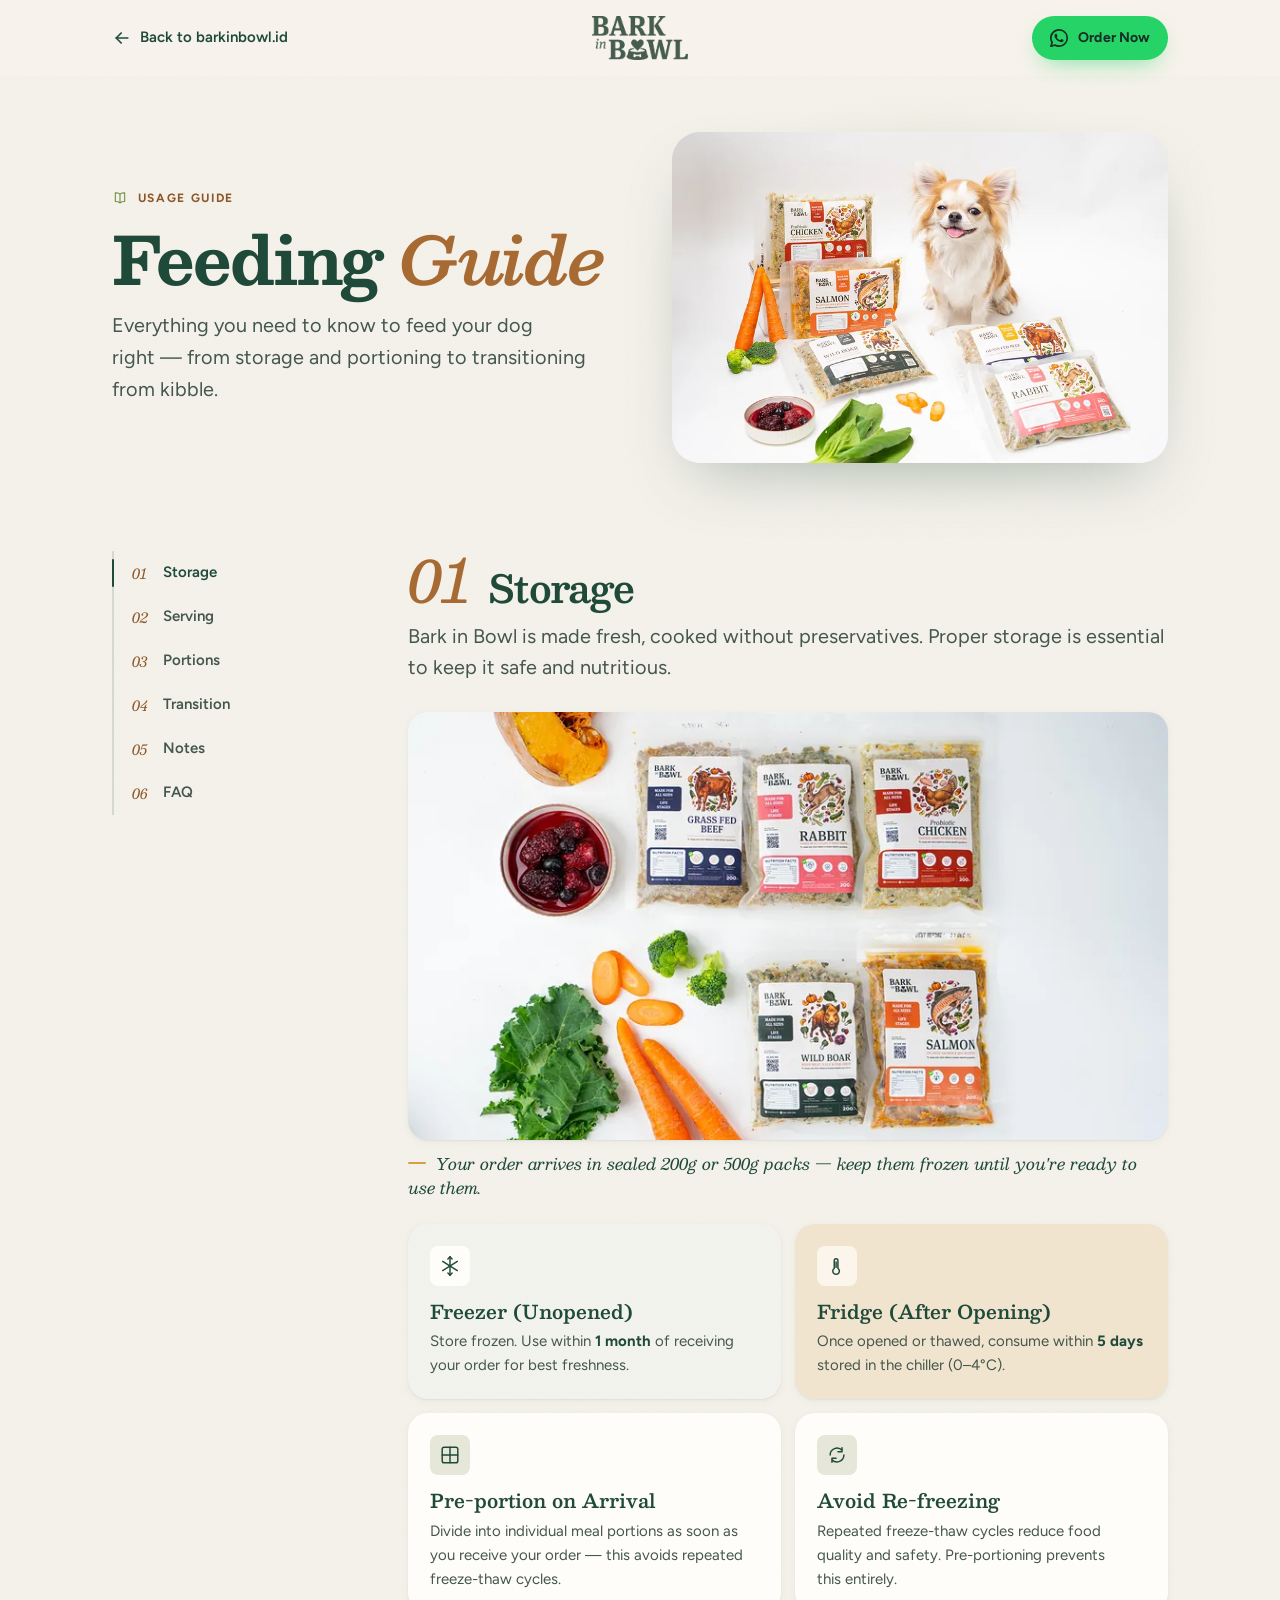
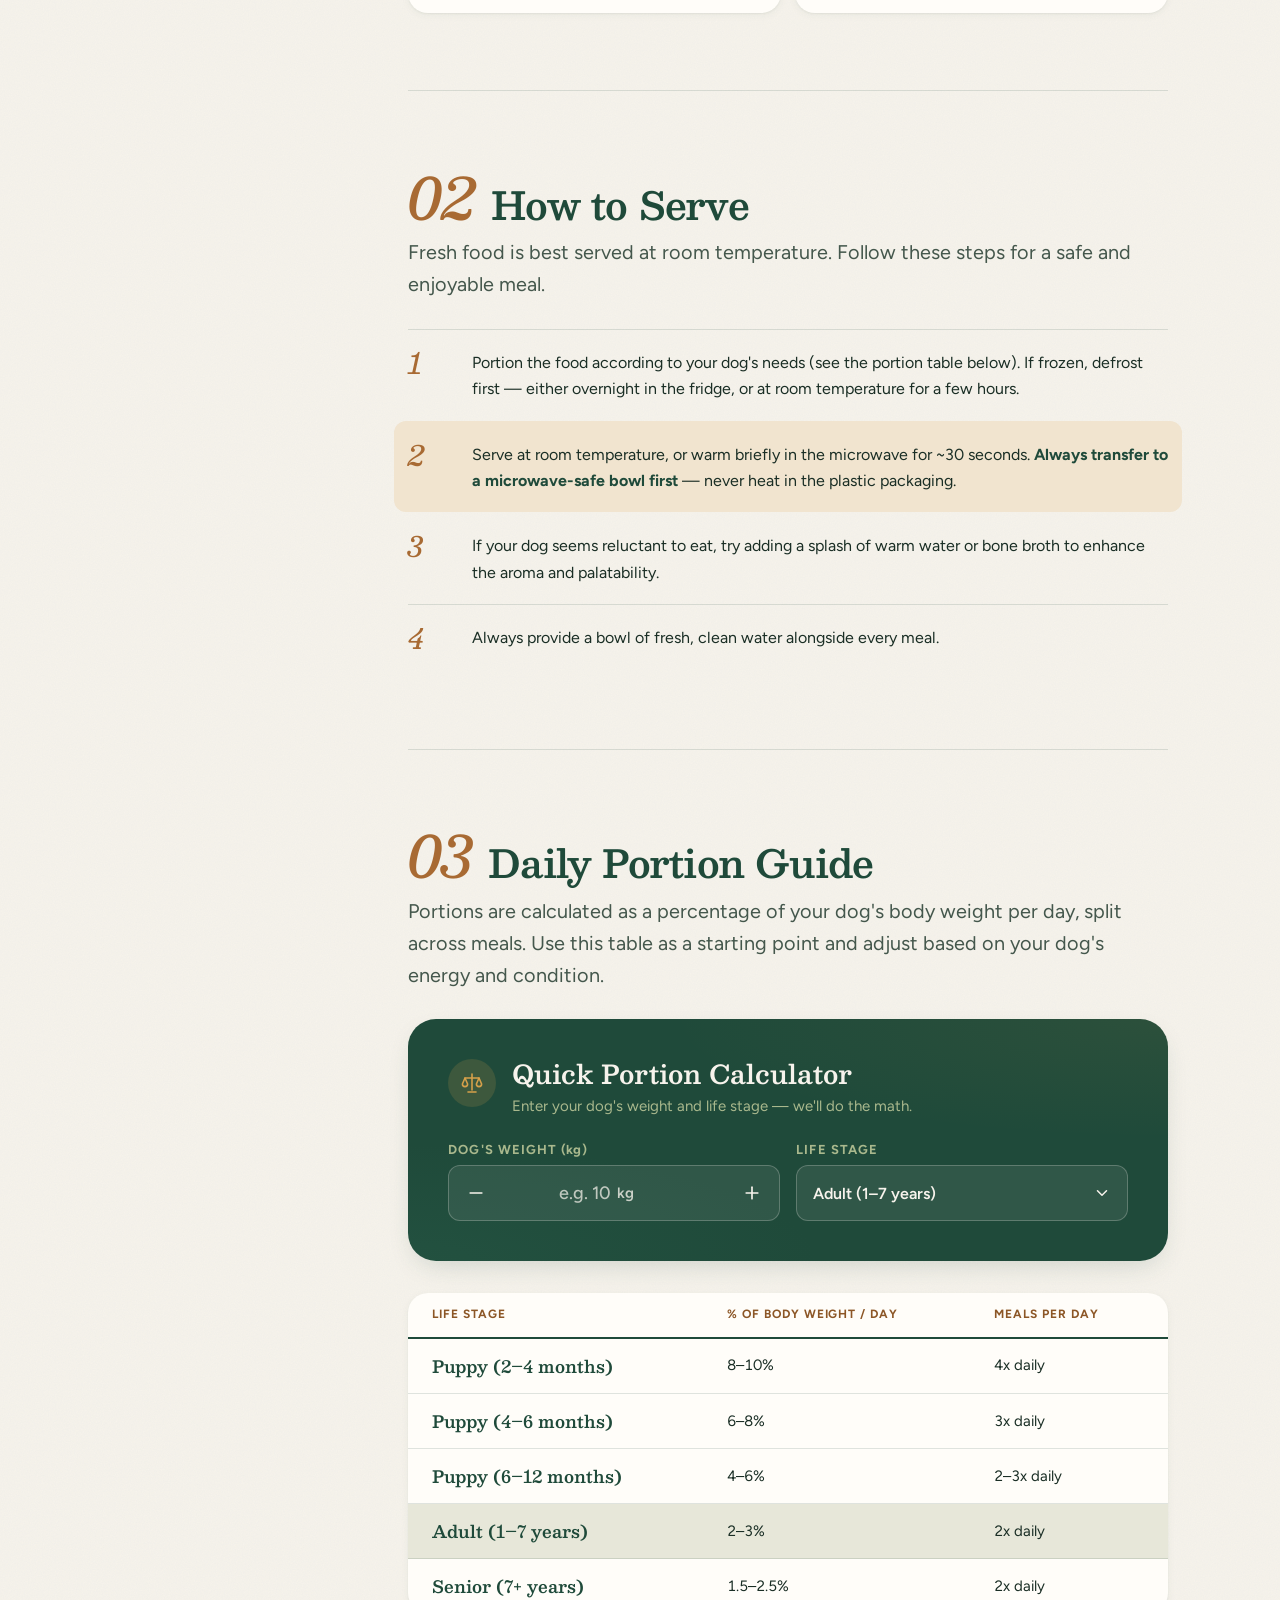
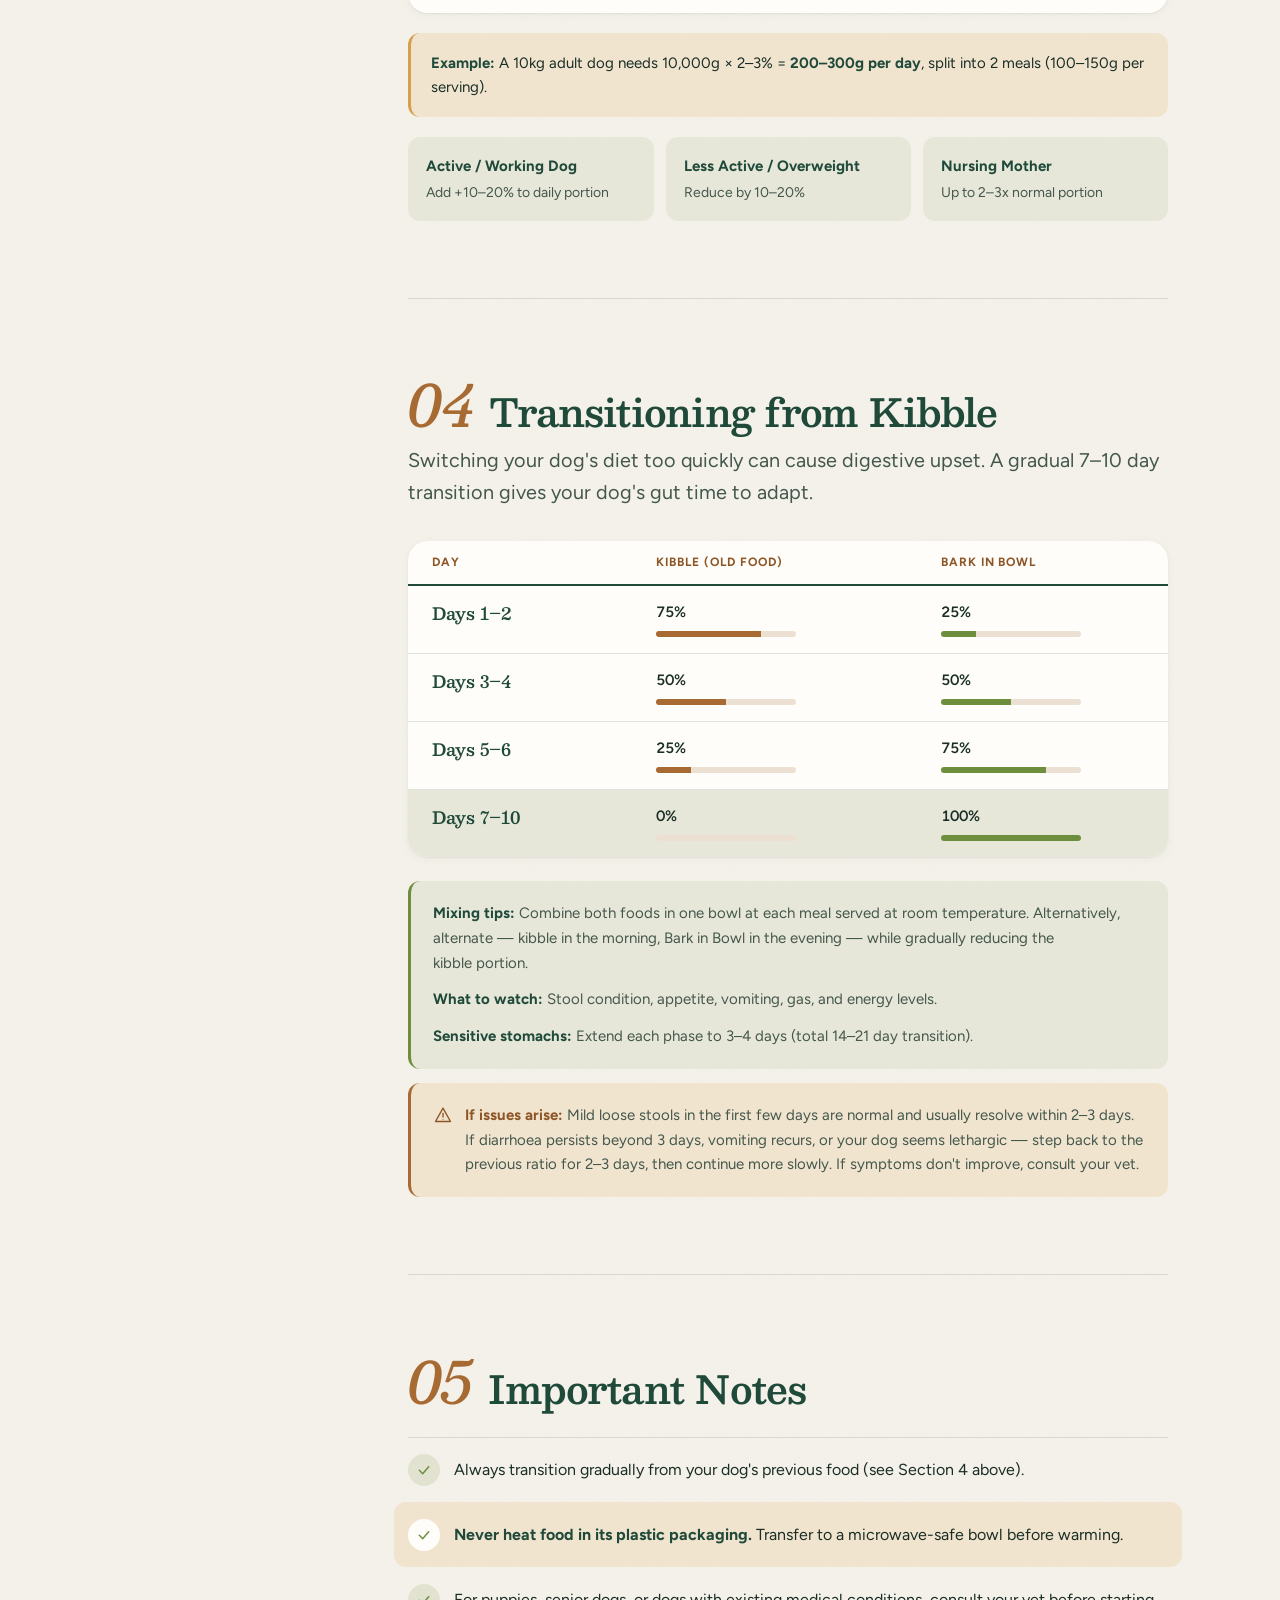
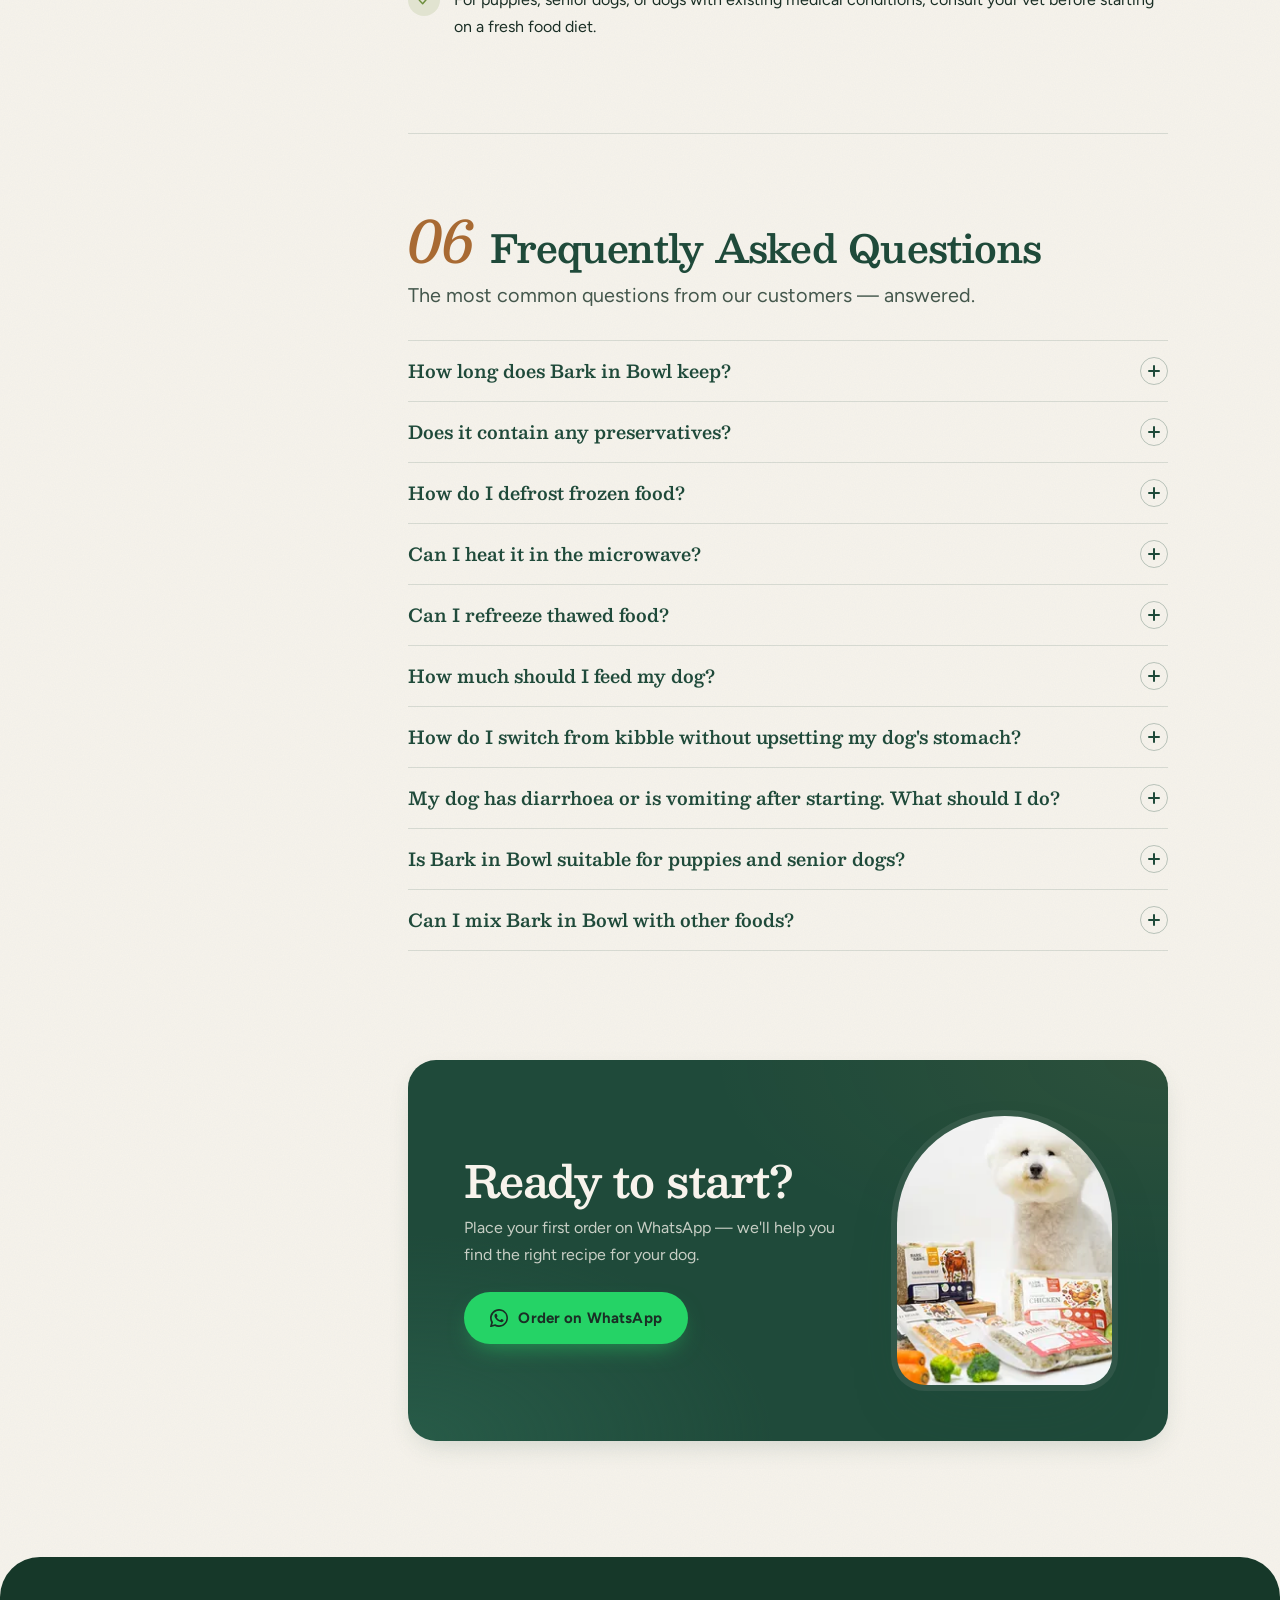
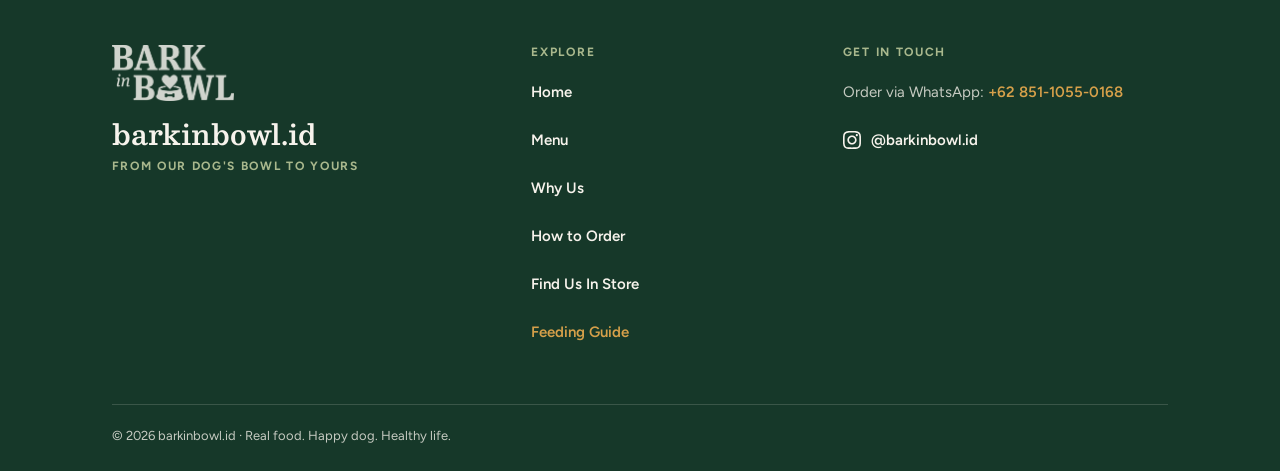
<file: GuidePage/index.html>
<!DOCTYPE html>
<html lang="en">
<head>
  <meta charset="UTF-8"/>
  <meta name="viewport" content="width=device-width, initial-scale=1.0"/>
  <title>Feeding Guide – barkinbowl.id</title>
  <meta name="description" content="How to store, portion, and serve Bark in Bowl fresh dog food — including a portion calculator by weight & life stage, a kibble transition plan, and FAQ."/>
  <meta name="theme-color" content="#1F4A3A"/>
  <meta property="og:title" content="Feeding Guide – barkinbowl.id"/>
  <meta property="og:description" content="How to store, portion, and serve Bark in Bowl fresh dog food — including a portion calculator by weight & life stage, a kibble transition plan, and FAQ."/>
  <meta property="og:image" content="https://barkinbowl.com/src/img/og-image.jpg"/>
  <meta property="og:image:width" content="1200"/>
  <meta property="og:image:height" content="630"/>
  <meta property="og:type" content="website"/>
  <script>document.documentElement.classList.add('js')</script>
  <link rel="preconnect" href="https://fonts.googleapis.com">
  <link rel="preconnect" href="https://fonts.gstatic.com" crossorigin>
  <link href="https://fonts.googleapis.com/css2?family=Besley:ital,wght@0,400..700;1,400..600&family=Figtree:ital,wght@0,400..700;1,400..500&display=swap" rel="stylesheet">
  <link rel="stylesheet" href="guide.css?v=20261028b">
  <link rel="icon" href="../src/favicon-32.png?v=20260917" sizes="32x32" type="image/png">
  <link rel="icon" href="../src/favicon-96.png?v=20260917" sizes="96x96" type="image/png">
  <link rel="apple-touch-icon" href="../src/apple-touch-icon.png?v=20260917">
</head>
<body>

<a class="skip-link" href="#main">Skip to content</a>
<div class="progress-bar" id="progress-bar" aria-hidden="true"></div>

<header class="nav nav--guide" id="site-nav">
  <div class="nav-inner container">
    <a href="../" class="nav-back"><svg aria-hidden="true" focusable="false" viewBox="0 0 24 24" fill="none" stroke="currentColor" stroke-width="2" stroke-linecap="round" stroke-linejoin="round"><path d="M19 12H5"/><path d="M11 18l-6-6 6-6"/></svg><span class="nav-back-label"> Back to barkinbowl.id</span></a>
    <a href="../" class="nav-logo" aria-label="Bark in Bowl, home">
      <img src="../src/logo-new.png?v=20260910" alt="Bark in Bowl" width="982" height="450" class="nav-logo-img" decoding="async">
    </a>
    <div class="nav-actions">
      <a class="btn btn-wa btn-sm nav-cta" href="https://wa.me/6285110550168?text=Hi!%20I'd%20like%20to%20place%20an%20order%20from%20barkinbowl.id" target="_blank" rel="noopener">
        <svg aria-hidden="true" focusable="false" viewBox="0 0 24 24" fill="currentColor"><path d="M17.472 14.382c-.297-.149-1.758-.867-2.03-.967-.273-.099-.471-.148-.67.15-.197.297-.767.966-.94 1.164-.173.199-.347.223-.644.075-.297-.15-1.255-.463-2.39-1.475-.883-.788-1.48-1.761-1.653-2.059-.173-.297-.018-.458.13-.606.134-.133.298-.347.446-.52.149-.174.198-.298.298-.497.099-.198.05-.371-.025-.52-.075-.149-.669-1.612-.916-2.207-.242-.579-.487-.5-.669-.51-.173-.008-.371-.01-.57-.01-.198 0-.52.074-.792.372-.272.297-1.04 1.016-1.04 2.479 0 1.462 1.065 2.875 1.213 3.074.149.198 2.096 3.2 5.077 4.487.709.306 1.262.489 1.694.625.712.227 1.36.195 1.871.118.571-.085 1.758-.719 2.006-1.413.248-.694.248-1.289.173-1.413-.074-.124-.272-.198-.57-.347z"/><path d="M12 0C5.373 0 0 5.373 0 12c0 2.126.555 4.122 1.528 5.856L.057 23.215a.75.75 0 00.928.928l5.36-1.471A11.955 11.955 0 0012 24c6.627 0 12-5.373 12-12S18.627 0 12 0zm0 21.75a9.75 9.75 0 01-4.96-1.356l-.354-.21-3.676 1.008 1.007-3.676-.21-.354A9.75 9.75 0 1112 21.75z"/></svg><span>Order Now</span></a>
      <button class="icon-btn nav-toggle" type="button" aria-expanded="false" aria-controls="nav-sheet">
        <svg aria-hidden="true" focusable="false" viewBox="0 0 24 24" fill="none" stroke="currentColor" stroke-width="2" stroke-linecap="round"><path d="M2 6h20"/><path d="M2 12h20"/><path d="M2 18h20"/></svg><span class="sr-only">Menu</span></button>
    </div>
  </div>
</header>

<div class="guide-hero">
  <div class="container guide-hero-inner">
    <div class="guide-hero-text">
      <p class="eyebrow eyebrow--icon"><svg aria-hidden="true" focusable="false" viewBox="0 0 24 24" fill="none" stroke="currentColor" stroke-width="1.6" stroke-linecap="round" stroke-linejoin="round"><path d="M12 6.2C10.2 4.9 7.8 4.2 5 4.2v13c2.8 0 5.2.7 7 2 1.8-1.3 4.2-2 7-2v-13c-2.8 0-5.2.7-7 2z"/><line x1="12" y1="6.2" x2="12" y2="19.2"/></svg> Usage Guide</p>
      <h1 class="guide-title">Feeding <em>Guide</em></h1>
      <p class="guide-intro">Everything you need to know to feed your dog right&nbsp;— from storage and portioning to transitioning from kibble.</p>
    </div>
    <figure class="guide-hero-media">
      <picture>
        <img src="../src/img/guide/hero-dog.webp?v=20261028" srcset="../src/img/guide/hero-dog-small.webp?v=20261028 800w, ../src/img/guide/hero-dog.webp?v=20261028 1440w" sizes="(min-width:1100px) 506px, (min-width:1024px) 356px, (min-width:768px) calc(50vw - 56px), calc(100vw - 40px)" alt="A dog with the full Bark in Bowl range of fresh packs" width="1440" height="960" loading="eager" fetchpriority="high" decoding="async">
      </picture>
    </figure>
  </div>
</div>

<div class="guide-layout container">
  <nav class="toc jump-nav" aria-label="Guide sections">
    <ol>
      <li><a href="#storage"><span class="toc-n" aria-hidden="true">01</span>Storage</a></li>
      <li><a href="#serving"><span class="toc-n" aria-hidden="true">02</span>Serving</a></li>
      <li><a href="#portions"><span class="toc-n" aria-hidden="true">03</span>Portions</a></li>
      <li><a href="#transition"><span class="toc-n" aria-hidden="true">04</span>Transition</a></li>
      <li><a href="#notes"><span class="toc-n" aria-hidden="true">05</span>Notes</a></li>
      <li><a href="#faq"><span class="toc-n" aria-hidden="true">06</span>FAQ</a></li>
    </ol>
  </nav>

  <main id="main" class="guide-content" tabindex="-1">

    <!-- 01 STORAGE -->
    <section class="guide-section reveal" id="storage" aria-labelledby="h-storage">
      <header class="gs-head"><span class="gs-num" aria-hidden="true">01</span><h2 id="h-storage">Storage</h2></header>
      <p class="section-intro">Bark in Bowl is made fresh, cooked without preservatives. Proper storage is essential to keep it safe and nutritious.</p>
      <figure class="guide-photo">
        <div class="guide-photo-frame"><picture>
          <img src="../src/img/guide/storage-packs.webp?v=20261028" srcset="../src/img/guide/storage-packs-small.webp?v=20261028 800w, ../src/img/guide/storage-packs.webp?v=20261028 1520w" sizes="(min-width:860px) 760px, calc(100vw - 40px)" alt="The Bark in Bowl range of sealed 200g and 500g fresh packs" width="1520" height="855" loading="lazy" decoding="async">
        </picture></div>
        <figcaption>Your order arrives in sealed 200g or 500g packs — keep them frozen until you're ready to use them.</figcaption>
      </figure>
      <div class="storage-cards">
        <div class="card storage-card storage-card--freezer">
          <div class="s-icon"><svg aria-hidden="true" focusable="false" viewBox="0 0 24 24" fill="none" stroke="currentColor" stroke-width="1.6" stroke-linecap="round"><line x1="12" y1="2" x2="12" y2="22"/><line x1="4" y1="7" x2="20" y2="17"/><line x1="20" y1="7" x2="4" y2="17"/><path d="M12 2l-2.3 2.3M12 2l2.3 2.3"/><path d="M12 22l-2.3-2.3M12 22l2.3-2.3"/></svg></div>
          <h4>Freezer (Unopened)</h4>
          <p>Store frozen. Use within <strong>1 month</strong> of receiving your order for best freshness.</p>
        </div>
        <div class="card storage-card storage-card--fridge">
          <div class="s-icon"><svg aria-hidden="true" focusable="false" viewBox="0 0 24 24" fill="none" stroke="currentColor" stroke-width="1.6" stroke-linecap="round" stroke-linejoin="round"><path d="M13 14.5V6a2 2 0 0 0-4 0v8.5a3.6 3.6 0 1 0 4 0z"/><line x1="11" y1="7.5" x2="11" y2="13.5"/></svg></div>
          <h4>Fridge (After Opening)</h4>
          <p>Once opened or thawed, consume within <strong>5 days</strong> stored in the chiller (0–4°C).</p>
        </div>
        <div class="card storage-card">
          <div class="s-icon"><svg aria-hidden="true" focusable="false" viewBox="0 0 24 24" fill="none" stroke="currentColor" stroke-width="1.6" stroke-linecap="round" stroke-linejoin="round"><rect x="3.5" y="3.5" width="17" height="17" rx="2"/><line x1="12" y1="3.5" x2="12" y2="20.5"/><line x1="3.5" y1="12" x2="20.5" y2="12"/></svg></div>
          <h4>Pre-portion on Arrival</h4>
          <p>Divide into individual meal portions as soon as you receive your order — this avoids repeated freeze-thaw cycles.</p>
        </div>
        <div class="card storage-card">
          <div class="s-icon"><svg aria-hidden="true" focusable="false" viewBox="0 0 24 24" fill="none" stroke="currentColor" stroke-width="1.6" stroke-linecap="round" stroke-linejoin="round"><path d="M4.5 12a7.5 7.5 0 0 1 13-5.1M17.5 4v4.5H13"/><path d="M19.5 12a7.5 7.5 0 0 1-13 5.1M6.5 20v-4.5H11"/></svg></div>
          <h4>Avoid Re-freezing</h4>
          <p>Repeated freeze-thaw cycles reduce food quality and safety. Pre-portioning prevents this entirely.</p>
        </div>
      </div>
    </section>

    <!-- 02 SERVING -->
    <section class="guide-section reveal" id="serving" aria-labelledby="h-serving">
      <header class="gs-head"><span class="gs-num" aria-hidden="true">02</span><h2 id="h-serving">How to Serve</h2></header>
      <p class="section-intro">Fresh food is best served at room temperature. Follow these steps for a safe and enjoyable meal.</p>
      <ol class="serve-list">
        <li><span class="s-num" aria-hidden="true">1</span><p>Portion the food according to your dog's needs (see the portion table below). If frozen, defrost first — either overnight in the fridge, or at room temperature for a few hours.</p></li>
        <li class="is-key"><span class="s-num" aria-hidden="true">2</span><p>Serve at room temperature, or warm briefly in the microwave for ~30 seconds. <strong>Always transfer to a microwave-safe bowl first</strong> — never heat in the plastic packaging.</p></li>
        <li><span class="s-num" aria-hidden="true">3</span><p>If your dog seems reluctant to eat, try adding a splash of warm water or bone broth to enhance the aroma and palatability.</p></li>
        <li><span class="s-num" aria-hidden="true">4</span><p>Always provide a bowl of fresh, clean water alongside every meal.</p></li>
      </ol>
    </section>

    <!-- 03 PORTIONS -->
    <section class="guide-section reveal" id="portions" aria-labelledby="h-portions">
      <header class="gs-head"><span class="gs-num" aria-hidden="true">03</span><h2 id="h-portions">Daily Portion Guide</h2></header>
      <p class="section-intro">Portions are calculated as a percentage of your dog's body weight per day, split across meals. Use this table as a starting point and adjust based on your dog's energy and condition.</p>

      <div class="calc-card on-dark">
        <div class="calc-header">
          <span class="calc-icon"><svg aria-hidden="true" focusable="false" viewBox="0 0 24 24" fill="none" stroke="currentColor" stroke-width="1.6" stroke-linecap="round" stroke-linejoin="round"><line x1="12" y1="3" x2="12" y2="19"/><line x1="5" y1="7" x2="19" y2="7"/><path d="M5 7l-2.6 6a2.6 2.6 0 0 0 5.2 0L5 7z"/><path d="M19 7l-2.6 6a2.6 2.6 0 0 0 5.2 0L19 7z"/><line x1="8" y1="21" x2="16" y2="21"/></svg></span>
          <div>
            <h3>Quick Portion Calculator</h3>
            <p>Enter your dog's weight and life stage — we'll do the math.</p>
          </div>
        </div>
        <div class="calc-fields">
          <div class="calc-field">
            <label class="calc-field-label" for="calc-weight">Dog's weight <span class="u">(kg)</span></label>
            <div class="stepper">
              <button type="button" class="step-btn" data-step="-0.5" aria-label="Decrease weight"><svg aria-hidden="true" focusable="false" viewBox="0 0 24 24" fill="none" stroke="currentColor" stroke-width="2" stroke-linecap="round"><path d="M5 12h14"/></svg></button>
              <input type="number" id="calc-weight" inputmode="decimal" min="0.5" max="90" step="0.5" placeholder="e.g. 10" class="num"><span class="unit" aria-hidden="true">kg</span>
              <button type="button" class="step-btn" data-step="0.5" aria-label="Increase weight"><svg aria-hidden="true" focusable="false" viewBox="0 0 24 24" fill="none" stroke="currentColor" stroke-width="2" stroke-linecap="round"><path d="M5 12h14"/><path d="M12 5v14"/></svg></button>
            </div>
          </div>
          <label class="calc-field">
            <span class="calc-field-label">Life stage</span>
            <select id="calc-stage">
              <option value="0.08,0.10,4" >Puppy (2–4 months)</option>
              <option value="0.06,0.08,3">Puppy (4–6 months)</option>
              <option value="0.04,0.06,3">Puppy (6–12 months)</option>
              <option value="0.02,0.03,2" selected>Adult (1–7 years)</option>
              <option value="0.015,0.025,2">Senior (7+ years)</option>
            </select>
          </label>
        </div>
        <div class="calc-output" aria-live="polite">
          <div class="calc-result" id="calc-result" hidden>
            <div class="calc-stat"><span class="calc-num num" id="calc-daily">—</span><span class="calc-label">per day</span></div>
            <div class="calc-stat"><span class="calc-num num" id="calc-meal">—</span><span class="calc-label" id="calc-meal-label">per meal</span></div>
            <div class="calc-stat calc-stat--packs">
              <span class="calc-packs-vals"><span class="calc-num num"><span id="calc-packs">—</span><span class="calc-unit"> ×&nbsp;500g</span></span><span class="calc-alt num">or <span id="calc-packs-200">—</span>&nbsp;×&nbsp;200g</span></span>
              <span class="calc-label">packs / week</span>
            </div>
          </div>
          <p class="calc-note" hidden id="calc-note">A starting point, not a rule — adjust ±10–20% based on your dog's activity and body condition.</p>
        </div>
      </div>

      <div class="table-wrap">
        <table class="portion-table" aria-labelledby="h-portions">
          <thead>
            <tr>
              <th scope="col">Life Stage</th>
              <th scope="col">% of Body Weight / Day</th>
              <th scope="col">Meals per Day</th>
            </tr>
          </thead>
          <tbody class="num">
            <tr><td>Puppy <span class="td-sub">(2–4 months)</span></td><td>8–10%</td><td>4x daily</td></tr>
            <tr><td>Puppy <span class="td-sub">(4–6 months)</span></td><td>6–8%</td><td>3x daily</td></tr>
            <tr><td>Puppy <span class="td-sub">(6–12 months)</span></td><td>4–6%</td><td>2–3x daily</td></tr>
            <tr class="is-adult"><td>Adult <span class="td-sub">(1–7 years)</span></td><td>2–3%</td><td>2x daily</td></tr>
            <tr><td>Senior <span class="td-sub">(7+ years)</span></td><td>1.5–2.5%</td><td>2x daily</td></tr>
          </tbody>
        </table>
      </div>

      <div class="portion-example">
        <strong>Example:</strong> A 10kg adult dog needs 10,000g × 2–3% = <strong>200–300g per day</strong>, split into 2 meals (100–150g per serving).
      </div>

      <div class="adjust-grid">
        <div class="adjust-card"><strong>Active / Working Dog</strong>Add +10–20% to daily portion</div>
        <div class="adjust-card"><strong>Less Active / Overweight</strong>Reduce by 10–20%</div>
        <div class="adjust-card"><strong>Nursing Mother</strong>Up to 2–3x normal portion</div>
      </div>
    </section>

    <!-- 04 TRANSITION -->
    <section class="guide-section reveal" id="transition" aria-labelledby="h-transition">
      <header class="gs-head"><span class="gs-num" aria-hidden="true">04</span><h2 id="h-transition">Transitioning from Kibble</h2></header>
      <p class="section-intro">Switching your dog's diet too quickly can cause digestive upset. A gradual 7–10 day transition gives your dog's gut time to adapt.</p>
      <div class="table-wrap">
        <table class="transition-table" aria-labelledby="h-transition">
          <thead>
            <tr>
              <th scope="col">Day</th>
              <th scope="col">Kibble (old food)</th>
              <th scope="col">Bark in Bowl</th>
            </tr>
          </thead>
          <tbody class="num">
            <tr><td>Days 1–2</td><td><span class="pct">75%</span><span class="bar bar--kibble" style="--p:75" aria-hidden="true"></span></td><td><span class="pct">25%</span><span class="bar" style="--p:25" aria-hidden="true"></span></td></tr>
            <tr><td>Days 3–4</td><td><span class="pct">50%</span><span class="bar bar--kibble" style="--p:50" aria-hidden="true"></span></td><td><span class="pct">50%</span><span class="bar" style="--p:50" aria-hidden="true"></span></td></tr>
            <tr><td>Days 5–6</td><td><span class="pct">25%</span><span class="bar bar--kibble" style="--p:25" aria-hidden="true"></span></td><td><span class="pct">75%</span><span class="bar" style="--p:75" aria-hidden="true"></span></td></tr>
            <tr><td>Days 7–10</td><td><span class="pct">0%</span><span class="bar bar--kibble" style="--p:0" aria-hidden="true"></span></td><td><span class="pct">100%</span><span class="bar" style="--p:100" aria-hidden="true"></span></td></tr>
          </tbody>
        </table>
      </div>
      <div class="tip-box">
        <p><strong>Mixing tips:</strong> Combine both foods in one bowl at each meal served at room temperature. Alternatively, alternate — kibble in the morning, Bark in Bowl in the evening — while gradually reducing the kibble portion.</p>
        <p><strong>What to watch:</strong> Stool condition, appetite, vomiting, gas, and energy levels.</p>
        <p><strong>Sensitive stomachs:</strong> Extend each phase to 3–4 days (total 14–21 day transition).</p>
      </div>
      <div class="warning-box" role="note">
        <svg class="warning-icon" aria-hidden="true" focusable="false" viewBox="0 0 24 24" fill="none" stroke="currentColor" stroke-width="1.6" stroke-linecap="round" stroke-linejoin="round"><path d="M12 3.8l9 16H3l9-16z"/><line x1="12" y1="10" x2="12" y2="14.5"/><circle cx="12" cy="17.3" r="0.6" fill="currentColor" stroke="none"/></svg>
        <p><strong>If issues arise:</strong> Mild loose stools in the first few days are normal and usually resolve within 2–3 days. If diarrhoea persists beyond 3 days, vomiting recurs, or your dog seems lethargic — step back to the previous ratio for 2–3 days, then continue more slowly. If symptoms don't improve, consult your vet.</p>
      </div>
    </section>

    <!-- 05 NOTES -->
    <section class="guide-section reveal" id="notes" aria-labelledby="h-notes">
      <header class="gs-head"><span class="gs-num" aria-hidden="true">05</span><h2 id="h-notes">Important Notes</h2></header>
      <ul class="notes-list">
        <li><span class="n-icon"><svg aria-hidden="true" focusable="false" viewBox="0 0 24 24" fill="none" stroke="currentColor" stroke-width="2.2" stroke-linecap="round" stroke-linejoin="round"><path d="M5 12.5l5 5L19 7"/></svg></span><p>Always transition gradually from your dog's previous food (see Section 4 above).</p></li>
        <li class="is-key"><span class="n-icon"><svg aria-hidden="true" focusable="false" viewBox="0 0 24 24" fill="none" stroke="currentColor" stroke-width="2.2" stroke-linecap="round" stroke-linejoin="round"><path d="M5 12.5l5 5L19 7"/></svg></span><p><strong>Never heat food in its plastic packaging.</strong> Transfer to a microwave-safe bowl before warming.</p></li>
        <li><span class="n-icon"><svg aria-hidden="true" focusable="false" viewBox="0 0 24 24" fill="none" stroke="currentColor" stroke-width="2.2" stroke-linecap="round" stroke-linejoin="round"><path d="M5 12.5l5 5L19 7"/></svg></span><p>For puppies, senior dogs, or dogs with existing medical conditions, consult your vet before starting on a fresh food diet.</p></li>
      </ul>
    </section>

    <!-- 06 FAQ -->
    <section class="guide-section reveal" id="faq" aria-labelledby="h-faq">
      <header class="gs-head"><span class="gs-num" aria-hidden="true">06</span><h2 id="h-faq">Frequently Asked Questions</h2></header>
      <p class="section-intro">The most common questions from our customers — answered.</p>
      <div class="faq-list">
        <details class="faq" name="faq"><summary>How long does Bark in Bowl keep?<span class="faq-icon" aria-hidden="true"></span></summary><div class="faq-a"><p>Up to 1 month frozen (from the date received). Once opened or thawed, consume within 5 days stored in the fridge at 0–4°C.</p></div></details>
        <details class="faq" name="faq"><summary>Does it contain any preservatives?<span class="faq-icon" aria-hidden="true"></span></summary><div class="faq-a"><p>No. Bark in Bowl is made fresh and cooked without any preservatives or artificial additives. This is why proper storage is important.</p></div></details>
        <details class="faq" name="faq"><summary>How do I defrost frozen food?<span class="faq-icon" aria-hidden="true"></span></summary><div class="faq-a"><p>Move the portion you need to the fridge the night before, or leave it at room temperature for a few hours before serving. Avoid leaving food at room temperature for more than 2 hours.</p></div></details>
        <details class="faq" name="faq"><summary>Can I heat it in the microwave?<span class="faq-icon" aria-hidden="true"></span></summary><div class="faq-a"><p>Yes — about 30 seconds is usually enough. Always transfer to a microwave-safe bowl first. Never heat inside the original plastic packaging.</p></div></details>
        <details class="faq" name="faq"><summary>Can I refreeze thawed food?<span class="faq-icon" aria-hidden="true"></span></summary><div class="faq-a"><p>We strongly advise against it. Repeated freeze-thaw cycles reduce quality and food safety. This is why we recommend pre-portioning your order on the day it arrives.</p></div></details>
        <details class="faq" name="faq"><summary>How much should I feed my dog?<span class="faq-icon" aria-hidden="true"></span></summary><div class="faq-a"><p>Use the portion table in Section 3 — portions are calculated as a percentage of your dog's body weight based on their life stage. Adjust up or down based on activity level and body condition.</p></div></details>
        <details class="faq" name="faq"><summary>How do I switch from kibble without upsetting my dog's stomach?<span class="faq-icon" aria-hidden="true"></span></summary><div class="faq-a"><p>Follow the 7–10 day gradual transition plan in Section 4. Mix the two foods slowly, increasing Bark in Bowl while reducing kibble over time. Dogs with sensitive stomachs may need 14–21 days.</p></div></details>
        <details class="faq" name="faq"><summary>My dog has diarrhoea or is vomiting after starting. What should I do?<span class="faq-icon" aria-hidden="true"></span></summary><div class="faq-a"><p>Mild loose stools in the first few days are common and usually resolve on their own within 2–3 days. If symptoms persist beyond 3 days, or your dog seems lethargic or is vomiting repeatedly — step back to the previous kibble ratio for a few days, then continue the transition more slowly. If it doesn't improve, consult your vet.</p></div></details>
        <details class="faq" name="faq"><summary>Is Bark in Bowl suitable for puppies and senior dogs?<span class="faq-icon" aria-hidden="true"></span></summary><div class="faq-a"><p>Yes, it's suitable for all life stages. However, for puppies, senior dogs, or dogs with existing health conditions, we recommend consulting your vet before starting.</p></div></details>
        <details class="faq" name="faq"><summary>Can I mix Bark in Bowl with other foods?<span class="faq-icon" aria-hidden="true"></span></summary><div class="faq-a"><p>Yes — especially during the transition period. Serve the mixture at room temperature. Avoid microwaving mixed kibble-and-fresh meals together.</p></div></details>
      </div>
    </section>

    <!-- CTA -->
    <aside class="guide-cta on-dark reveal" aria-labelledby="h-cta">
      <div class="guide-cta-text">
        <h3 id="h-cta">Ready to start?</h3>
        <p>Place your first order on WhatsApp — we'll help you find the right recipe for your dog.</p>
        <a class="btn btn-wa" href="https://wa.me/6285110550168?text=Hi!%20I'd%20like%20to%20place%20an%20order%20from%20barkinbowl.id" target="_blank" rel="noopener"><svg aria-hidden="true" focusable="false" viewBox="0 0 24 24" fill="currentColor"><path d="M17.472 14.382c-.297-.149-1.758-.867-2.03-.967-.273-.099-.471-.148-.67.15-.197.297-.767.966-.94 1.164-.173.199-.347.223-.644.075-.297-.15-1.255-.463-2.39-1.475-.883-.788-1.48-1.761-1.653-2.059-.173-.297-.018-.458.13-.606.134-.133.298-.347.446-.52.149-.174.198-.298.298-.497.099-.198.05-.371-.025-.52-.075-.149-.669-1.612-.916-2.207-.242-.579-.487-.5-.669-.51-.173-.008-.371-.01-.57-.01-.198 0-.52.074-.792.372-.272.297-1.04 1.016-1.04 2.479 0 1.462 1.065 2.875 1.213 3.074.149.198 2.096 3.2 5.077 4.487.709.306 1.262.489 1.694.625.712.227 1.36.195 1.871.118.571-.085 1.758-.719 2.006-1.413.248-.694.248-1.289.173-1.413-.074-.124-.272-.198-.57-.347z"/><path d="M12 0C5.373 0 0 5.373 0 12c0 2.126.555 4.122 1.528 5.856L.057 23.215a.75.75 0 00.928.928l5.36-1.471A11.955 11.955 0 0012 24c6.627 0 12-5.373 12-12S18.627 0 12 0zm0 21.75a9.75 9.75 0 01-4.96-1.356l-.354-.21-3.676 1.008 1.007-3.676-.21-.354A9.75 9.75 0 1112 21.75z"/></svg>Order on WhatsApp</a>
      </div>
      <div class="guide-cta-media">
        <picture>
          <img src="../src/img/guide/cta-dog.webp?v=20261028" srcset="../src/img/guide/cta-dog-small.webp?v=20261028 220w, ../src/img/guide/cta-dog.webp?v=20261028 440w" sizes="220px" alt="A white bichon with the full Bark in Bowl range of fresh packs" width="440" height="550" loading="lazy" decoding="async">
        </picture>
      </div>
    </aside>

  </main>
</div>

<footer class="footer on-dark">
  <div class="container footer-grid">
    <div class="footer-brand">
      <img src="../src/logo-new.png?v=20260910" alt="Bark in Bowl" width="982" height="450" class="footer-logo-img" loading="lazy" decoding="async">
      <div class="footer-logo">barkinbowl.id</div>
      <div class="footer-tagline">From our dog's bowl to yours</div>
    </div>
    <nav class="footer-col" aria-label="Footer">
      <p class="footer-h">Explore</p>
      <ul class="footer-links">
        <li><a href="../">Home</a></li>
        <li><a href="../#menu">Menu</a></li>
        <li><a href="../#why">Why Us</a></li>
        <li><a href="../#order">How to Order</a></li>
        <li><a href="../#stores">Find Us In Store</a></li>
        <li><a href="./" aria-current="page">Feeding Guide</a></li>
      </ul>
    </nav>
    <div class="footer-col">
      <p class="footer-h">Get in touch</p>
      <p class="footer-contact">Order via WhatsApp: <a class="wa-link" href="https://wa.me/6285110550168?text=Hi!%20I'd%20like%20to%20place%20an%20order%20from%20barkinbowl.id" target="_blank" rel="noopener">+62 851-1055-0168</a></p>
      <a class="ig-handle" href="https://instagram.com/barkinbowl.id" target="_blank" rel="noopener"><svg aria-hidden="true" focusable="false" viewBox="0 0 24 24" fill="currentColor"><path d="M12 2.163c3.204 0 3.584.012 4.85.07 3.252.148 4.771 1.691 4.919 4.919.058 1.265.069 1.645.069 4.849 0 3.205-.012 3.584-.069 4.849-.149 3.225-1.664 4.771-4.919 4.919-1.266.058-1.644.07-4.85.07-3.204 0-3.584-.012-4.849-.07-3.26-.149-4.771-1.699-4.919-4.92-.058-1.265-.07-1.644-.07-4.849 0-3.204.013-3.583.07-4.849.149-3.227 1.664-4.771 4.919-4.919 1.266-.057 1.645-.069 4.849-.069zm0-2.163c-3.259 0-3.667.014-4.947.072-4.358.2-6.78 2.618-6.98 6.98-.059 1.281-.073 1.689-.073 4.948 0 3.259.014 3.668.072 4.948.2 4.358 2.618 6.78 6.98 6.98 1.281.058 1.689.072 4.948.072 3.259 0 3.668-.014 4.948-.072 4.354-.2 6.782-2.618 6.979-6.98.059-1.28.073-1.689.073-4.948 0-3.259-.014-3.667-.072-4.947-.196-4.354-2.617-6.78-6.979-6.98-1.281-.059-1.69-.073-4.949-.073zm0 5.838c-3.403 0-6.162 2.759-6.162 6.162s2.759 6.163 6.162 6.163 6.162-2.759 6.162-6.163c0-3.403-2.759-6.162-6.162-6.162zm0 10.162c-2.209 0-4-1.79-4-4 0-2.209 1.791-4 4-4s4 1.791 4 4c0 2.21-1.791 4-4 4zm6.406-11.845c-.796 0-1.441.645-1.441 1.44s.645 1.44 1.441 1.44c.795 0 1.439-.645 1.439-1.44s-.644-1.44-1.439-1.44z"/></svg>@barkinbowl.id</a>
    </div>
  </div>
  <div class="container footer-bottom"><p>© 2026 barkinbowl.id · Real food. Happy dog. Healthy life.</p></div>
</footer>

<button type="button" class="back-to-top" id="back-to-top" title="Back to top" aria-label="Back to top">
  <svg aria-hidden="true" focusable="false" viewBox="0 0 24 24" fill="none" stroke="currentColor" stroke-width="2.2" stroke-linecap="round" stroke-linejoin="round"><path d="M12 19V5"/><path d="M5.5 11.5L12 5l6.5 6.5"/></svg>
</button>

<div class="order-bar order-bar--guide" id="order-bar" aria-hidden="true" inert>
  <button type="button" class="icon-btn js-top" aria-label="Back to top"><svg aria-hidden="true" focusable="false" viewBox="0 0 24 24" fill="none" stroke="currentColor" stroke-width="2.2" stroke-linecap="round" stroke-linejoin="round"><path d="M12 19V5"/><path d="M5.5 11.5L12 5l6.5 6.5"/></svg></button>
  <a class="btn btn-wa" href="https://wa.me/6285110550168?text=Hi!%20I'd%20like%20to%20place%20an%20order%20from%20barkinbowl.id" target="_blank" rel="noopener"><svg aria-hidden="true" focusable="false" viewBox="0 0 24 24" fill="currentColor"><path d="M17.472 14.382c-.297-.149-1.758-.867-2.03-.967-.273-.099-.471-.148-.67.15-.197.297-.767.966-.94 1.164-.173.199-.347.223-.644.075-.297-.15-1.255-.463-2.39-1.475-.883-.788-1.48-1.761-1.653-2.059-.173-.297-.018-.458.13-.606.134-.133.298-.347.446-.52.149-.174.198-.298.298-.497.099-.198.05-.371-.025-.52-.075-.149-.669-1.612-.916-2.207-.242-.579-.487-.5-.669-.51-.173-.008-.371-.01-.57-.01-.198 0-.52.074-.792.372-.272.297-1.04 1.016-1.04 2.479 0 1.462 1.065 2.875 1.213 3.074.149.198 2.096 3.2 5.077 4.487.709.306 1.262.489 1.694.625.712.227 1.36.195 1.871.118.571-.085 1.758-.719 2.006-1.413.248-.694.248-1.289.173-1.413-.074-.124-.272-.198-.57-.347z"/><path d="M12 0C5.373 0 0 5.373 0 12c0 2.126.555 4.122 1.528 5.856L.057 23.215a.75.75 0 00.928.928l5.36-1.471A11.955 11.955 0 0012 24c6.627 0 12-5.373 12-12S18.627 0 12 0zm0 21.75a9.75 9.75 0 01-4.96-1.356l-.354-.21-3.676 1.008 1.007-3.676-.21-.354A9.75 9.75 0 1112 21.75z"/></svg>Order on WhatsApp</a>
</div>

<dialog class="nav-sheet" id="nav-sheet" aria-label="Menu">
  <div class="sheet-top">
    <img src="../src/logo-new.png?v=20260910" alt="" width="982" height="450" class="sheet-logo" decoding="async">
    <button class="icon-btn sheet-close" type="button" aria-label="Close menu"><svg aria-hidden="true" focusable="false" viewBox="0 0 24 24" fill="none" stroke="currentColor" stroke-width="2" stroke-linecap="round"><path d="M6 6l12 12"/><path d="M18 6L6 18"/></svg></button>
  </div>
  <ol class="sheet-links">
    <li><a href="../"><span class="n" aria-hidden="true">01</span>Home</a></li>
    <li><a href="../#menu"><span class="n" aria-hidden="true">02</span>Menu</a></li>
    <li><a href="../#why"><span class="n" aria-hidden="true">03</span>Why Us</a></li>
    <li><a href="../#order"><span class="n" aria-hidden="true">04</span>How to Order</a></li>
    <li><a href="../#stores"><span class="n" aria-hidden="true">05</span>Stores</a></li>
    <li><a href="./" aria-current="page"><span class="n" aria-hidden="true">06</span>Feeding Guide</a></li>
  </ol>
  <div class="sheet-foot">
    <a class="btn btn-wa btn-block" href="https://wa.me/6285110550168?text=Hi!%20I'd%20like%20to%20place%20an%20order%20from%20barkinbowl.id" target="_blank" rel="noopener"><svg aria-hidden="true" focusable="false" viewBox="0 0 24 24" fill="currentColor"><path d="M17.472 14.382c-.297-.149-1.758-.867-2.03-.967-.273-.099-.471-.148-.67.15-.197.297-.767.966-.94 1.164-.173.199-.347.223-.644.075-.297-.15-1.255-.463-2.39-1.475-.883-.788-1.48-1.761-1.653-2.059-.173-.297-.018-.458.13-.606.134-.133.298-.347.446-.52.149-.174.198-.298.298-.497.099-.198.05-.371-.025-.52-.075-.149-.669-1.612-.916-2.207-.242-.579-.487-.5-.669-.51-.173-.008-.371-.01-.57-.01-.198 0-.52.074-.792.372-.272.297-1.04 1.016-1.04 2.479 0 1.462 1.065 2.875 1.213 3.074.149.198 2.096 3.2 5.077 4.487.709.306 1.262.489 1.694.625.712.227 1.36.195 1.871.118.571-.085 1.758-.719 2.006-1.413.248-.694.248-1.289.173-1.413-.074-.124-.272-.198-.57-.347z"/><path d="M12 0C5.373 0 0 5.373 0 12c0 2.126.555 4.122 1.528 5.856L.057 23.215a.75.75 0 00.928.928l5.36-1.471A11.955 11.955 0 0012 24c6.627 0 12-5.373 12-12S18.627 0 12 0zm0 21.75a9.75 9.75 0 01-4.96-1.356l-.354-.21-3.676 1.008 1.007-3.676-.21-.354A9.75 9.75 0 1112 21.75z"/></svg>Order Now</a>
    <a class="sheet-ig" href="https://instagram.com/barkinbowl.id" target="_blank" rel="noopener"><svg aria-hidden="true" focusable="false" viewBox="0 0 24 24" fill="currentColor"><path d="M12 2.163c3.204 0 3.584.012 4.85.07 3.252.148 4.771 1.691 4.919 4.919.058 1.265.069 1.645.069 4.849 0 3.205-.012 3.584-.069 4.849-.149 3.225-1.664 4.771-4.919 4.919-1.266.058-1.644.07-4.85.07-3.204 0-3.584-.012-4.849-.07-3.26-.149-4.771-1.699-4.919-4.92-.058-1.265-.07-1.644-.07-4.849 0-3.204.013-3.583.07-4.849.149-3.227 1.664-4.771 4.919-4.919 1.266-.057 1.645-.069 4.849-.069zm0-2.163c-3.259 0-3.667.014-4.947.072-4.358.2-6.78 2.618-6.98 6.98-.059 1.281-.073 1.689-.073 4.948 0 3.259.014 3.668.072 4.948.2 4.358 2.618 6.78 6.98 6.98 1.281.058 1.689.072 4.948.072 3.259 0 3.668-.014 4.948-.072 4.354-.2 6.782-2.618 6.979-6.98.059-1.28.073-1.689.073-4.948 0-3.259-.014-3.667-.072-4.947-.196-4.354-2.617-6.78-6.979-6.98-1.281-.059-1.69-.073-4.949-.073zm0 5.838c-3.403 0-6.162 2.759-6.162 6.162s2.759 6.163 6.162 6.163 6.162-2.759 6.162-6.163c0-3.403-2.759-6.162-6.162-6.162zm0 10.162c-2.209 0-4-1.79-4-4 0-2.209 1.791-4 4-4s4 1.791 4 4c0 2.21-1.791 4-4 4zm6.406-11.845c-.796 0-1.441.645-1.441 1.44s.645 1.44 1.441 1.44c.795 0 1.439-.645 1.439-1.44s-.644-1.44-1.439-1.44z"/></svg>@barkinbowl.id</a>
    <p class="sheet-tagline">From our dog's bowl to yours</p>
  </div>
</dialog>

<script>
(function () {
  var reduced = matchMedia('(prefers-reduced-motion: reduce)').matches;
  var root = document.documentElement;

  /* Nav state, reading progress, back-to-top, mobile order bar */
  var nav = document.getElementById('site-nav');
  var progressBar = document.getElementById('progress-bar');
  var backToTop = document.getElementById('back-to-top');
  var bar = document.getElementById('order-bar');
  var main = document.getElementById('main');
  var state = { past: false, endVisible: false };
  function setBar() {
    var on = state.past && !state.endVisible;
    bar.classList.toggle('show', on);
    bar.toggleAttribute('inert', !on);
    bar.setAttribute('aria-hidden', String(!on));
  }
  function onScroll() {
    var y = window.scrollY;
    var max = root.scrollHeight - window.innerHeight;
    nav.classList.toggle('scrolled', y > 10);
    progressBar.style.width = (max > 0 ? (y / max) * 100 : 0) + '%';
    backToTop.classList.toggle('show', y > 600);
    if ((y > 600) !== state.past) { state.past = y > 600; setBar(); }
  }
  window.addEventListener('scroll', onScroll, { passive: true });
  onScroll();
  if ('IntersectionObserver' in window) {
    var ends = new Set();
    var endIO = new IntersectionObserver(function (es) {
      es.forEach(function (e) { e.isIntersecting ? ends.add(e.target) : ends.delete(e.target); });
      state.endVisible = ends.size > 0; setBar();
    });
    document.querySelectorAll('.guide-cta, .footer').forEach(function (el) { endIO.observe(el); });
  }
  function toTop() {
    window.scrollTo({ top: 0, behavior: reduced ? 'auto' : 'smooth' });
    main.focus({ preventScroll: true });
  }
  backToTop.addEventListener('click', toTop);
  bar.querySelector('.js-top').addEventListener('click', toTop);

  /* Menu sheet */
  var sheet = document.getElementById('nav-sheet'), toggle = document.querySelector('.nav-toggle');
  toggle.addEventListener('click', function () { sheet.showModal(); toggle.setAttribute('aria-expanded', 'true'); root.classList.add('lock'); });
  sheet.addEventListener('close', function () { toggle.setAttribute('aria-expanded', 'false'); root.classList.remove('lock'); toggle.focus(); });
  sheet.querySelector('.sheet-close').addEventListener('click', function () { sheet.close(); });
  sheet.querySelectorAll('a').forEach(function (a) { a.addEventListener('click', function () { sheet.close(); }); });
  matchMedia('(min-width:1024px)').addEventListener('change', function (e) { if (e.matches && sheet.open) sheet.close(); });
})();

/* Portion calculator */
const calcWeight = document.getElementById('calc-weight');
const calcStage = document.getElementById('calc-stage');
function fmt(g) { return g >= 1000 ? (g/1000).toFixed(1).replace(/\.0$/,'') + 'kg' : Math.round(g) + 'g'; }
function updateCalc() {
  const kg = parseFloat(calcWeight.value);
  const result = document.getElementById('calc-result');
  const note = document.getElementById('calc-note');
  if (!kg || kg <= 0) { result.hidden = true; note.hidden = true; return; }
  const [minP, maxP, meals] = calcStage.value.split(',').map(Number);
  const grams = kg * 1000;
  const dayMin = grams * minP, dayMax = grams * maxP;
  const dayAvg = (dayMin + dayMax) / 2;
  document.getElementById('calc-daily').textContent = fmt(dayMin) + '–' + fmt(dayMax);
  document.getElementById('calc-meal').textContent = fmt(dayMin / meals) + '–' + fmt(dayMax / meals);
  document.getElementById('calc-meal-label').textContent = 'per meal (' + meals + 'x daily)';
  document.getElementById('calc-packs').textContent = '~' + Math.max(1, Math.ceil(dayAvg * 7 / 500));
  document.getElementById('calc-packs-200').textContent = '~' + Math.max(1, Math.ceil(dayAvg * 7 / 200));
  result.hidden = false; note.hidden = false;
}
calcWeight.addEventListener('input', updateCalc);
calcStage.addEventListener('change', updateCalc);

/* Stepper (±0.5kg, clamped to the input's 0.5–90 range) */
document.querySelectorAll('.step-btn').forEach(b => b.addEventListener('click', () => {
  const cur = parseFloat(calcWeight.value) || 0, next = Math.min(90, Math.max(0.5, Math.round((cur + parseFloat(b.dataset.step)) * 2) / 2));
  calcWeight.value = next; calcWeight.dispatchEvent(new Event('input', { bubbles: true }));
}));

/* Fade the result tiles in when they first appear */
(function () {
  const result = document.getElementById('calc-result'), note = document.getElementById('calc-note');
  new MutationObserver(() => {
    if (result.hidden) { result.classList.remove('calc-in'); note.classList.remove('calc-in'); return; }
    if (!result.classList.contains('calc-in')) { void result.offsetWidth; result.classList.add('calc-in'); note.classList.add('calc-in'); }
  }).observe(result, { attributes: true, attributeFilter: ['hidden'] });
})();

/* Scroll-spy: highlight the active section; centre the active chip horizontally */
(function () {
  const reduced = matchMedia('(prefers-reduced-motion: reduce)').matches;
  const tocLinks = document.querySelectorAll('.toc a');
  const ol = document.querySelector('.toc ol');
  if (!('IntersectionObserver' in window)) return;
  const sections = Array.from(document.querySelectorAll('.guide-section[id]'));
  let current = null;
  /* Active = the last section whose top has passed 35% of the viewport (first section until then). */
  function pick() {
    const line = innerHeight * 0.35;
    let active = sections[0];
    sections.forEach(s => { if (s.getBoundingClientRect().top <= line) active = s; });
    if (active === current) return;
    current = active;
    tocLinks.forEach(a => {
      const isActive = a.getAttribute('href') === '#' + active.id;
      a.classList.toggle('active', isActive);
      if (isActive) {
        a.setAttribute('aria-current', 'true');
        if (ol.scrollWidth > ol.clientWidth) ol.scrollTo({ left: a.offsetLeft - ol.clientWidth / 2 + a.offsetWidth / 2, behavior: reduced ? 'auto' : 'smooth' });
      } else a.removeAttribute('aria-current');
    });
  }
  const spy = new IntersectionObserver(pick, { rootMargin: '-30% 0px -60% 0px' });
  /* rAF-throttled scroll check catches jumps (anchor links, Home/End) that skip the observer band */
  let ticking = false;
  window.addEventListener('scroll', () => { if (!ticking) { ticking = true; requestAnimationFrame(() => { ticking = false; pick(); }); } }, { passive: true });
  pick();
  sections.forEach(s => spy.observe(s));
})();

/* Scroll-reveal for sections */
(function () {
  const els = document.querySelectorAll('.reveal');
  if (!('IntersectionObserver' in window)) { els.forEach(el => el.classList.add('in-view')); return; }
  const io = new IntersectionObserver(entries => {
    entries.forEach(entry => {
      if (entry.isIntersecting) { entry.target.classList.add('in-view'); io.unobserve(entry.target); }
    });
  }, { threshold: 0.12, rootMargin: '0px 0px -40px 0px' });
  els.forEach(el => io.observe(el));
})();
</script>
</body>
</html>
</file>
<file: index.css>
/* ===== SHARED: keep byte-identical in index.css and GuidePage/guide.css ===== */
/* Tokens, base, focus, eyebrow, section header, buttons, tags, chip, card,
   nav, menu sheet, order bar, footer, reveal. Mobile-first, min-width queries:
   480 (sm) · 768 (md) · 1024 (lg) · 1280 (xl). */

:root{
  /* ── Brand palette (owner-locked; do not change) ── */
  --forest:#1F4A3A; --forest-mid:#2d6651; --cream:#F7F3EC; --brown:#A86A33;
  --sage:#A9B88D; --leaf:#6D8E3D; --honey:#D6A04A; --text:#1a2e25; --muted:#6b7c6a;
  --wa-green:#25D366;

  /* ── Derived tints/shades (palette hues only) ── */
  --forest-deep:#163829;
  --surface:#FFFDF9;
  --cream-deep:#EFE7DA;
  --sage-tint:#E7E7D9;
  --leaf-tint:#E1E3D0;
  --honey-tint:#F1E4CF;
  --brown-tint:#ECE0D2;
  --forest-tint:rgba(31,74,58,.06);
  --text-2:#44574C;
  --muted-ink:#5A6A58;
  --brown-ink:#8C5626;
  --on-dark:#F7F3EC;
  --on-dark-2:rgba(247,243,236,.78);
  --line:rgba(31,74,58,.14); --line-strong:rgba(31,74,58,.28); --line-dark:rgba(247,243,236,.16);

  /* Recipe identity accents (from the original .card-accent-*): rules, dots, rings, ≤10% tints only. */
  --acc-rabbit:#f0a840; --acc-salmon:#e8927c; --acc-boar:#8a5a3b; --acc-chicken:#e0b23a; --acc-beef:#a4442e;

  /* ── Type ── */
  --font-display:'Besley',Georgia,'Times New Roman',serif;
  --font-body:'Figtree',system-ui,-apple-system,'Segoe UI',sans-serif;
  --fs-display:clamp(2.5rem,1.6rem + 3.6vw,4.375rem);
  --fs-h2:clamp(1.875rem,1.4rem + 2vw,3rem);
  --fs-h3:clamp(1.375rem,1.2rem + .8vw,1.75rem);
  --fs-h4:1.1875rem;
  --fs-lead:clamp(1.0625rem,1rem + .3vw,1.25rem);
  --fs-body:1rem;
  --fs-sm:.9375rem; --fs-xs:.8125rem;
  --fs-eyebrow:.75rem;
  --fs-numeral:clamp(2.5rem,2rem + 2vw,4rem);
  --fs-stat:clamp(2rem,1.6rem + 1.4vw,2.75rem);

  /* ── Space & layout ── */
  --s-1:4px; --s-2:8px; --s-3:12px; --s-4:16px; --s-5:24px; --s-6:32px; --s-7:48px; --s-8:64px; --s-9:96px; --s-10:128px;
  --gutter:clamp(20px,5vw,56px);
  --container:1200px;
  --section-y:clamp(64px,9vw,128px);
  --nav-h:64px;

  /* ── Radii ── */
  --r-xs:8px; --r-sm:12px; --r-md:20px; --r-lg:28px; --r-xl:40px; --r-pill:999px;
  --r-arch:999px 999px var(--r-lg) var(--r-lg);

  /* ── Shadows (forest-tinted) ── */
  --sh-1:0 1px 2px rgba(31,74,58,.06),0 2px 8px rgba(31,74,58,.05);
  --sh-2:0 10px 28px -10px rgba(31,74,58,.22);
  --sh-3:0 28px 64px -24px rgba(31,74,58,.34);
  --sh-wa:0 10px 24px -10px rgba(37,211,102,.65);

  /* ── Motion ── */
  --ease:cubic-bezier(.2,.7,.2,1);
  --ease-sheet:cubic-bezier(.32,.72,0,1);
  --dur-1:180ms; --dur-2:300ms; --dur-3:700ms;

  /* ── Z-index ── */
  --z-progress:120; --z-nav:100; --z-bar:90; --z-toc:80;

  /* paper grain (tiled 200px SVG noise) */
  --grain:url("data:image/svg+xml,%3Csvg xmlns='http://www.w3.org/2000/svg' width='200' height='200'%3E%3Cfilter id='n'%3E%3CfeTurbulence type='fractalNoise' baseFrequency='.85' numOctaves='2' stitchTiles='stitch'/%3E%3CfeColorMatrix values='0 0 0 0 .12 0 0 0 0 .29 0 0 0 0 .23 0 0 0 .6 0'/%3E%3C/filter%3E%3Crect width='100%25' height='100%25' filter='url(%23n)' opacity='.07'/%3E%3C/svg%3E");
}
@media (max-width:479.98px){ :root{ --section-y:60px; } }
@media (min-width:1024px){ :root{ --nav-h:76px; } }

/* ── Base ── */
*,*::before,*::after{box-sizing:border-box;margin:0;padding:0}
html{scroll-behavior:smooth;-webkit-text-size-adjust:100%;text-size-adjust:100%}
html.lock{overflow:hidden}
body{
  font:400 var(--fs-body)/1.65 var(--font-body); font-variant-ligatures:no-contextual; color:var(--text); background-color:var(--cream);
  background-image:var(--grain);
  overflow-x:clip; -webkit-font-smoothing:antialiased; -moz-osx-font-smoothing:grayscale;
}
img{display:block;max-width:100%;height:auto}
:where(svg:not([width])){width:1.25em;height:1.25em}
svg{flex:none}
ul,ol{list-style:none}
a{color:inherit}
button,input,select{font:inherit;color:inherit}
[hidden]{display:none!important}
h1,h2,h3,h4{font-family:var(--font-display);font-weight:600;color:var(--forest);text-wrap:balance}
p{text-wrap:pretty}
em{font-style:italic;font-weight:500}
.container{width:min(100% - 2*var(--gutter),var(--container));margin-inline:auto}
section{padding-block:var(--section-y)}
main:focus{outline:none}
.sr-only{position:absolute!important;width:1px;height:1px;overflow:hidden;clip:rect(0 0 0 0);white-space:nowrap}
.skip-link{position:absolute;left:12px;top:-60px;z-index:200;background:var(--forest);color:var(--on-dark);padding:12px 18px;border-radius:var(--r-sm);font-weight:700;text-decoration:none}
.skip-link:focus{top:12px}
:where([id]){scroll-margin-top:calc(var(--nav-h) + 16px)}
.num{font-variant-numeric:tabular-nums lining-nums}

/* ── Focus, press, selection ── */
:focus-visible{outline:3px solid var(--forest);outline-offset:3px;border-radius:6px}
.on-dark :focus-visible,.why :focus-visible,.footer :focus-visible,.calc-card :focus-visible,
.nav-sheet :focus-visible,.guide-cta :focus-visible{outline-color:var(--honey)}
.btn:active,.icon-btn:active,.chip:active{transform:scale(.97)}
::selection{background:var(--honey-tint);color:var(--text)}

/* ── Eyebrow ── */
.eyebrow{display:inline-flex;align-items:center;gap:12px;font:700 var(--fs-eyebrow)/1 var(--font-body);letter-spacing:.14em;text-transform:uppercase;color:var(--brown-ink)}
.eyebrow::before{content:"";width:24px;height:2px;border-radius:2px;background:var(--honey);flex:none}
.on-dark .eyebrow{color:var(--sage)}

/* ── Section header ── */
.sec-head{display:grid;gap:16px;margin-bottom:clamp(32px,5vw,56px);max-width:62ch;justify-items:start}
.sec-title{font-size:var(--fs-h2);line-height:1.08;letter-spacing:-.025em}
.sec-sub{font-size:var(--fs-lead);line-height:1.6;color:var(--text-2);max-width:56ch}
.on-dark .sec-title{color:var(--on-dark)}
.on-dark .sec-sub{color:var(--on-dark-2)}
@media (min-width:1024px){
  .sec-head--split{max-width:none;grid-template-columns:1.1fr .9fr;column-gap:64px;align-items:end}
  .sec-head--split .sec-sub{grid-column:2;grid-row:1/3;padding-bottom:6px}
}

/* ── Buttons ── */
.btn{display:inline-flex;align-items:center;justify-content:center;gap:10px;min-height:52px;padding:0 26px;border-radius:var(--r-pill);
  font:700 .9375rem/1 var(--font-body);letter-spacing:.01em;text-decoration:none;border:0;cursor:pointer;white-space:nowrap;
  transition:transform var(--dur-1) var(--ease),box-shadow var(--dur-1) var(--ease),background-color var(--dur-1),filter var(--dur-1)}
.btn svg{width:18px;height:18px;flex:none}
.btn-wa{background:var(--wa-green);color:var(--text);box-shadow:var(--sh-wa)}
.btn-wa:hover{transform:translateY(-2px);filter:brightness(1.04);box-shadow:0 14px 28px -10px rgba(37,211,102,.7)}
.btn-forest{background:var(--forest);color:var(--on-dark)}
.btn-forest:hover{background:var(--forest-mid);transform:translateY(-2px);box-shadow:var(--sh-2)}
.btn-ghost{background:transparent;color:var(--forest);box-shadow:inset 0 0 0 1.5px var(--line-strong)}
.btn-ghost:hover{box-shadow:inset 0 0 0 1.5px var(--forest);background:var(--forest-tint)}
.btn-on-dark{background:var(--cream);color:var(--forest)}
.btn-ghost-dark{background:transparent;color:var(--on-dark);box-shadow:inset 0 0 0 1.5px var(--line-dark)}
.btn-sm{min-height:44px;padding:0 18px;font-size:.875rem}
.btn-lg{min-height:56px;padding:0 32px;font-size:1rem}
.btn-block{width:100%}
.link-arrow{display:inline-flex;align-items:center;gap:8px;min-height:48px;font-weight:700;color:var(--forest);text-decoration:underline;
  text-decoration-color:var(--honey);text-decoration-thickness:2px;text-underline-offset:6px;transition:color var(--dur-1)}
.link-arrow:hover{color:var(--brown-ink)}
.link-arrow .arr{display:inline-block;transition:transform var(--dur-1) var(--ease)}
.link-arrow:hover .arr{transform:translateX(4px)}
.icon-btn{width:44px;height:44px;display:grid;place-items:center;border-radius:var(--r-pill);border:0;background:transparent;color:inherit;cursor:pointer;
  transition:background-color var(--dur-1),color var(--dur-1),box-shadow var(--dur-1),opacity var(--dur-1),transform var(--dur-1) var(--ease)}
.icon-btn svg{width:22px;height:22px}

/* ── Tags, pills, chips ── */
.tag{display:inline-flex;align-items:center;gap:6px;height:26px;padding:0 10px;border-radius:var(--r-pill);font:700 .6875rem/1 var(--font-body);letter-spacing:.08em;text-transform:uppercase;white-space:nowrap}
.tag-avail{background:var(--leaf-tint);color:var(--forest)}
.tag-avail::before{content:"";width:6px;height:6px;border-radius:50%;background:var(--leaf)}
.tag-best{background:var(--honey);color:var(--text)}
.tag-new{background:var(--forest);color:var(--on-dark)}
.pill-glass{display:inline-flex;align-items:center;gap:8px;padding:8px 14px;border-radius:var(--r-pill);background:rgba(255,253,249,.92);
  -webkit-backdrop-filter:blur(8px);backdrop-filter:blur(8px);box-shadow:var(--sh-2);font:600 .8125rem/1.2 var(--font-body);color:var(--forest);white-space:nowrap}
.pill-glass .dot{width:8px;height:8px;border-radius:50%;background:var(--leaf);flex:none;box-shadow:0 0 0 3px rgba(109,142,61,.18)}
.chip{display:inline-flex;align-items:center;gap:8px;min-height:44px;padding:0 16px;border-radius:var(--r-pill);border:1px solid var(--line);background:var(--surface);color:var(--forest);
  font:600 .875rem/1 var(--font-body);white-space:nowrap;text-decoration:none;cursor:pointer;flex:none;
  transition:background-color var(--dur-2) var(--ease),color var(--dur-2) var(--ease),border-color var(--dur-2) var(--ease),transform var(--dur-1) var(--ease)}
.chip:hover{border-color:var(--line-strong)}
.chip[aria-current="true"],.chip.active{background:var(--forest);border-color:var(--forest);color:var(--on-dark)}

/* ── Card ── */
.card{background:var(--surface);border-radius:var(--r-md);box-shadow:var(--sh-1);overflow:hidden;position:relative;
  transition:transform var(--dur-2) var(--ease),box-shadow var(--dur-2) var(--ease)}
@media (hover:hover){
  .card.is-interactive:hover{transform:translateY(-4px);box-shadow:var(--sh-3)}
  .card.is-interactive:hover .card-media img{transform:scale(1.04)}
}
.card-media img{transition:transform 600ms var(--ease)}

/* ── Nav ── */
.scroll-progress,.progress-bar{position:fixed;top:0;left:0;height:3px;width:0;z-index:var(--z-progress);
  background:linear-gradient(90deg,var(--honey),var(--leaf));pointer-events:none}
.nav{position:fixed;top:0;left:0;right:0;height:var(--nav-h);z-index:var(--z-nav);
  background:rgba(247,243,236,.92);border-bottom:1px solid transparent;
  transition:border-color var(--dur-2),box-shadow var(--dur-2),background-color var(--dur-2)}
@supports ((-webkit-backdrop-filter:blur(1px)) or (backdrop-filter:blur(1px))){
  .nav{background:rgba(247,243,236,.86);-webkit-backdrop-filter:blur(14px) saturate(1.1);backdrop-filter:blur(14px) saturate(1.1)}
}
.nav.scrolled{border-bottom-color:var(--line);box-shadow:var(--sh-1)}
.nav-inner{height:100%;display:flex;align-items:center;justify-content:space-between;gap:16px;position:relative}
.nav-logo{display:flex;align-items:center;gap:16px;text-decoration:none;min-height:44px;flex:none;border-radius:var(--r-xs)}
.nav-logo-img{height:36px;width:auto}
.nav-tagline{display:none;font:italic 400 15px/1.2 var(--font-display);color:var(--muted-ink);white-space:nowrap}
.nav-links{display:none}
.nav-actions{display:flex;align-items:center;gap:6px;flex:none}
.nav-cta-long{display:none}
.nav-toggle{color:var(--forest);margin-right:-10px}
.nav-toggle:hover{background:var(--forest-tint)}
.nav-toggle svg{width:22px;height:22px}
@media (min-width:640px){ .nav-cta-long{display:inline} .nav-cta-short{display:none} }
@media (min-width:1024px){
  .nav-logo-img{height:44px}
  .nav-links{display:flex;gap:32px;justify-content:center}
  .nav-links a{position:relative;display:inline-flex;align-items:center;justify-content:center;min-height:44px;min-width:44px;font:600 15px/1 var(--font-body);color:var(--forest);text-decoration:none;transition:color var(--dur-1)}
  .nav-links a::after{content:"";position:absolute;left:0;right:100%;bottom:8px;height:2px;border-radius:2px;background:var(--honey);transition:right 250ms var(--ease)}
  .nav-links a:hover::after,.nav-links a:focus-visible::after,.nav-links a.active::after{right:0}
  .nav-links a.active{color:var(--brown-ink)}
  .nav-toggle{display:none}
}
@media (min-width:1280px){
  .nav-tagline{display:inline-flex;align-items:center;gap:16px}
  .nav-tagline::before{content:"";width:1px;height:28px;background:var(--line-strong)}
}

/* ── Mobile menu sheet ── */
.nav-sheet{position:fixed;inset:0;width:100%;height:100%;max-width:none;max-height:none;margin:0;border:0;
  padding:calc(6px + env(safe-area-inset-top)) var(--gutter) calc(24px + env(safe-area-inset-bottom));
  background:var(--forest-deep);color:var(--on-dark);display:none;flex-direction:column;gap:24px;overflow-y:auto;overscroll-behavior:contain}
.nav-sheet[open]{display:flex;animation:sheet-in var(--dur-2) var(--ease)}
.nav-sheet::backdrop{background:transparent}
@keyframes sheet-in{from{opacity:0;transform:translateY(12px)}to{opacity:1;transform:none}}
.sheet-top{display:flex;align-items:center;justify-content:space-between;min-height:52px}
.sheet-logo{height:36px;width:auto;filter:brightness(0) invert(.96) sepia(.08)}
.sheet-close{color:var(--on-dark);margin-right:-10px}
.sheet-close:hover{background:rgba(247,243,236,.08)}
.sheet-close svg{width:26px;height:26px}
.sheet-links{display:grid;margin-top:8px}
.sheet-links a{display:flex;align-items:baseline;gap:16px;min-height:64px;padding:12px 0;border-bottom:1px solid var(--line-dark);
  font:600 clamp(2rem,8vw,2.75rem)/1.1 var(--font-display);color:var(--on-dark);text-decoration:none;letter-spacing:-.01em}
.sheet-links .n{font:italic 400 1rem/1 var(--font-display);color:var(--honey);min-width:22px}
.sheet-links a[aria-current="page"]{color:var(--honey)}
.sheet-foot{margin-top:auto;display:grid;gap:8px;justify-items:start;padding-top:16px}
.sheet-foot .btn{min-height:56px}
.sheet-ig{display:inline-flex;align-items:center;gap:10px;min-height:48px;color:var(--on-dark);font-weight:600;text-decoration:none}
.sheet-ig svg{width:18px;height:18px}
.sheet-tagline{font:italic 400 1rem/1.4 var(--font-display);color:var(--on-dark-2)}

/* ── Persistent order CTA ── */
.order-bar{position:fixed;left:0;right:0;bottom:0;z-index:var(--z-bar);display:flex;gap:10px;
  padding:10px var(--gutter) calc(10px + env(safe-area-inset-bottom));background:rgba(255,253,249,.96);
  border-top:1px solid var(--line);transform:translateY(110%);transition:transform 280ms var(--ease)}
@supports ((-webkit-backdrop-filter:blur(1px)) or (backdrop-filter:blur(1px))){
  .order-bar{background:rgba(255,253,249,.94);-webkit-backdrop-filter:blur(14px);backdrop-filter:blur(14px)}
}
.order-bar.show{transform:none}
.order-bar .btn{min-height:48px;min-width:0;padding:0 14px;font-size:.875rem;white-space:normal;text-align:center;line-height:1.15}
@media (max-width:379.98px){ .order-bar .btn{padding:0 10px;font-size:.8125rem;gap:6px} .order-bar .btn svg{width:16px;height:16px} }
.order-bar .btn-ghost{flex:1} .order-bar .btn-wa{flex:1.6}
@media (min-width:768px){ .order-bar{display:none} }
.wa-float{display:none}
@media (min-width:768px){
  .wa-float{position:fixed;right:24px;bottom:calc(24px + env(safe-area-inset-bottom));z-index:var(--z-bar);display:grid;place-items:center;
    width:56px;height:56px;border-radius:50%;background:var(--wa-green);color:var(--text);box-shadow:0 0 0 3px var(--cream),var(--sh-3);
    opacity:0;transform:translateY(12px);visibility:hidden;pointer-events:none;
    transition:opacity var(--dur-2) var(--ease),transform var(--dur-2) var(--ease),visibility 0s linear var(--dur-2)}
  .wa-float svg{width:26px;height:26px}
  .wa-float.show{opacity:1;transform:none;visibility:visible;pointer-events:auto;transition-delay:0s}
  .wa-float.show:hover{transform:translateY(-3px)}
}

/* ── Footer ── */
.footer{background:var(--forest-deep);color:var(--on-dark-2);border-radius:var(--r-xl) var(--r-xl) 0 0;margin-top:-40px;position:relative;
  padding:clamp(56px,7vw,88px) 0 calc(24px + env(safe-area-inset-bottom));font-size:var(--fs-sm)}
.footer-grid{display:grid;gap:40px}
.footer-logo-img{height:56px;width:auto;filter:brightness(0) invert(.96) sepia(.08)}
.footer-logo{margin-top:18px;font:600 1.75rem/1.1 var(--font-display);color:var(--on-dark)}
.footer-tagline,.footer-h{margin-top:10px;font:700 var(--fs-eyebrow)/1.3 var(--font-body);letter-spacing:.14em;text-transform:uppercase;color:var(--sage)}
.footer-h{margin:0 0 8px}
.footer-links a,.footer .ig-handle{display:inline-flex;align-items:center;gap:10px;min-height:48px;min-width:44px;color:var(--on-dark);text-decoration:none;font-weight:600;
  text-decoration-color:var(--honey);text-decoration-thickness:2px;text-underline-offset:6px}
.footer-links a:hover,.footer .ig-handle:hover{text-decoration-line:underline}
.footer-links a[aria-current="page"]{color:var(--honey)}
.footer .ig-handle svg{width:18px;height:18px}
.footer-contact{color:var(--on-dark-2);line-height:1.6;padding-block:8px}
.footer-contact .wa-link{color:var(--honey);font-weight:600;text-decoration:none;padding-block:4px;display:inline-block}
.footer-contact .wa-link:hover{text-decoration:underline;text-underline-offset:4px}
.footer-bottom{margin-top:48px;padding-top:20px;border-top:1px solid var(--line-dark);font-size:13px;color:var(--on-dark-2)}
.footer-bottom p{text-wrap:balance}
@media (max-width:767.98px){ .footer-grid{grid-template-columns:1fr 1fr;column-gap:20px;row-gap:32px} .footer-brand{grid-column:1/-1} }
@media (min-width:768px){ .footer-grid{grid-template-columns:1.4fr 1fr 1.2fr} }

/* ── Reveal + reduced motion ── */
.js .reveal{opacity:0;transform:translateY(24px);transition:opacity var(--dur-3) var(--ease),transform var(--dur-3) var(--ease);transition-delay:calc(var(--i,0)*80ms)}
.js .reveal.in-view{opacity:1;transform:none}
@media (prefers-reduced-motion:reduce){
  html{scroll-behavior:auto}
  *,*::before,*::after{animation-duration:.01ms!important;animation-iteration-count:1!important;transition-duration:.01ms!important}
  .js .reveal{opacity:1;transform:none}
  .hero-line{clip-path:none!important}
}
/* ===== END SHARED ===== */


/* =====================================================================
   MAIN PAGE
   ===================================================================== */

/* <picture> wrappers are transparent to layout; the <img> inside keeps every slot rule */
picture{display:contents}

/* Main nav ≥1024: logo · centred links · actions */
@media (min-width:1024px){
  .nav-inner{display:grid;grid-template-columns:1fr auto 1fr}
  .nav-actions{justify-self:end}
}

/* ── 1 · Hero ── */
.hero{position:relative;isolation:isolate;padding-top:calc(var(--nav-h) + 20px);padding-bottom:clamp(48px,6vw,64px);overflow:hidden}
.hero-inner{display:grid;gap:28px}
.hero-eyebrow{display:flex;flex-wrap:wrap;align-items:center;gap:8px 14px;font:700 13px/1.3 var(--font-body);letter-spacing:.1em;text-transform:uppercase;color:var(--brown-ink)}
.he-item{display:inline-flex;align-items:center;gap:8px}
.he-item svg{width:16px;height:16px;color:var(--leaf)}
.he-rule{display:none;width:24px;height:1px;background:var(--line-strong)}
@media (min-width:600px) and (max-width:767.98px),(min-width:1280px){ .he-rule{display:block} }
.hero-title{margin-top:20px;font-size:var(--fs-display);font-weight:700;line-height:1.04;letter-spacing:-.03em;color:var(--forest)}
.hero-title em{color:var(--brown);font-weight:600;letter-spacing:-.02em}
.hero-line{display:block;padding-bottom:.04em}
.hero-sub{margin-top:16px;font-size:var(--fs-lead);line-height:1.6;color:var(--text-2);max-width:40ch}
.hero-actions{margin-top:22px;display:grid;gap:6px}
.btn-hero{min-height:56px;padding:0 32px;font-size:1rem}
.btn-hero svg{width:20px;height:20px}
.hero-links{display:flex;flex-wrap:wrap;gap:0 18px}
.hero-links .link-arrow{font-size:.9375rem}
.link-ig svg{width:18px;height:18px;color:var(--brown)}
.hero-stats{margin-top:20px;display:grid;grid-template-columns:repeat(3,auto);justify-content:start}
.stat{display:flex;flex-direction:column;gap:6px;border-top:1px solid var(--line);padding:12px 14px 0}
.stat:first-child{padding-left:0}
.stat:last-child{padding-right:0}
@media (max-width:399.98px){ .stat-num{font-size:1.5rem} .stat{padding-inline:12px} .stat:first-child{padding-left:0} .stat:last-child{padding-right:0} }
@media (max-width:359.98px){ .hero-inner{grid-template-columns:minmax(0,1fr)} .hero-stats .stat-num{font-size:1.25rem} .stat{padding-inline:9px} .stat:first-child{padding-left:0} .stat:last-child{padding-right:0} }
.stat+.stat{border-left:1px solid var(--line)}
.stat-num{white-space:nowrap;font:600 1.75rem/1 var(--font-display);color:var(--forest);letter-spacing:-.01em}
.stat-label{font:700 .6875rem/1.3 var(--font-body);letter-spacing:.1em;text-transform:uppercase;color:var(--muted-ink)}

.hero-visual{position:relative}
.hero-visual::before{content:"";position:absolute;z-index:-1;width:720px;height:720px;max-width:180%;aspect-ratio:1;left:50%;top:50%;translate:-50% -50%;
  background:radial-gradient(closest-side,rgba(169,184,141,.35),transparent);pointer-events:none}
.hero-arch{aspect-ratio:4/5;border-radius:var(--r-arch);overflow:hidden;box-shadow:var(--sh-3);background:var(--cream-deep);outline:1px solid var(--line-strong);outline-offset:-1px}
.hero-arch img{width:100%;height:100%;object-fit:cover;object-position:50% 50%}
.hero-card{display:none}
.hero-stamp{position:absolute;top:5%;left:-6px;width:84px;height:84px;border-radius:50%;display:grid;place-items:center;padding:12px;
  background:var(--honey);color:var(--text);rotate:-8deg;text-align:center;
  box-shadow:inset 0 0 0 4px var(--honey),inset 0 0 0 5.5px rgba(26,46,37,.35),var(--sh-2)}
.hero-stamp span{font:italic 600 .875rem/1.05 var(--font-display)}
/* Pill sits in the white headroom right of the arch top, clear of the dog and the pack labels */
.hero-pill{position:absolute;top:12%;right:4px}

@media (min-width:600px){
  .hero-actions{display:flex;flex-wrap:wrap;align-items:center;gap:12px 28px}
  .hero-links{gap:4px 24px}
  .hero-links .link-arrow{font-size:1rem}
}
@media (min-width:600px) and (max-width:767.98px){
  .hero-stats{max-width:560px}
  .hero-visual{max-width:480px;width:100%;justify-self:center}
}
/* Tablet: two-column hero instead of a stretched phone layout */
@media (min-width:768px) and (max-width:1023.98px){
  .hero-inner{grid-template-columns:minmax(0,1.15fr) minmax(0,.85fr);align-items:center;gap:32px}
  .hero-title{font-size:calc(var(--fs-display) * .84)}
  .hero-visual{width:min(100%,calc(62svh * .8));justify-self:center}
  .hero-stamp{left:-14px}
}
@media (min-width:1024px){
  .hero{padding-top:calc(var(--nav-h) + 48px);padding-bottom:64px;min-height:min(92svh,880px);display:flex;align-items:center}
  .hero > .container{width:min(100% - 2*var(--gutter),var(--container))}
  .hero-inner{grid-template-columns:1.1fr 1fr;gap:clamp(40px,5vw,80px);align-items:center}
  .hero-title{margin-top:26px}
  .hero-sub{margin-top:20px}
  .hero-actions{display:flex;flex-wrap:wrap;align-items:center;gap:12px 24px;margin-top:32px}
  .hero-links{gap:4px 24px}
  .hero-stats{margin-top:40px;max-width:540px}
  .stat{padding:16px 20px 0}
  .stat:first-child{padding-left:0}
  .stat:last-child{padding-right:0}
  .stat-num{font-size:var(--fs-stat)}
  .stat-label{font-size:var(--fs-eyebrow);letter-spacing:.12em}
  .hero-visual{padding-left:8%;padding-bottom:10%}
  .hero-arch{width:min(100%,calc(min(72svh,680px) * .8));margin-left:auto}
  .hero-card{display:block;position:absolute;left:-2%;bottom:-3%;box-sizing:content-box;width:calc(26% - 20px);aspect-ratio:4/5;height:auto;object-fit:cover;
    border:10px solid var(--surface);border-radius:var(--r-md);box-shadow:var(--sh-2);rotate:-4deg}
  .hero-stamp{width:104px;height:104px;top:6%;left:calc(8% - 32px);padding:14px}
  .hero-stamp span{font-size:1rem}
  .hero-pill{right:-12px;top:5%}
}
@media (min-width:1280px){ .hero-inner{grid-template-columns:1fr 1.05fr} }

/* Hero entrance (CSS only; visible without JS and under reduced motion) */
@media (prefers-reduced-motion:no-preference){
  .hero-line{clip-path:inset(0 0 100% 0);animation:line-up 900ms var(--ease) forwards}
  .hero-line:nth-child(1){animation-delay:80ms}
  .hero-line:nth-child(2){animation-delay:200ms}
  .hero-line:nth-child(3){animation-delay:320ms}
  .hero-arch img{animation:arch-in 1.2s var(--ease) both}
  .hero-card{animation:rise-in 900ms var(--ease) 300ms both}
  .hero-stamp,.hero-pill{animation:fade-in 700ms var(--ease) 600ms both}
}
@keyframes line-up{to{clip-path:inset(0 0 -10% 0)}}
@keyframes arch-in{from{opacity:0;transform:scale(1.06)}to{opacity:1;transform:none}}
@keyframes rise-in{from{opacity:0;translate:0 16px}to{opacity:1;translate:0 0}}
@keyframes fade-in{from{opacity:0}to{opacity:1}}

/* ── 2 · Trust strip ── */
.trust-bar{background:var(--forest);color:var(--on-dark)}
.trust-inner{display:grid;grid-template-columns:1fr 1fr;gap:14px 16px;padding-block:20px}
.trust-sep{display:none}
.trust-item{display:flex;align-items:flex-start;gap:10px;font:600 14px/1.35 var(--font-body);color:var(--on-dark)}
.trust-item svg{width:20px;height:20px;color:var(--honey);margin-top:-1px}
.trust-item span{text-wrap:balance}
@media (min-width:768px){ .trust-inner{grid-template-columns:repeat(4,auto);justify-content:space-between;gap:16px 28px} }
@media (min-width:1024px){
  .trust-inner{display:flex;justify-content:space-between;align-items:center;gap:12px;padding-block:22px}
  .trust-item{align-items:center;white-space:nowrap}
  .trust-sep{display:block;width:4px;height:4px;border-radius:50%;background:var(--sage);flex:none}
}
@media (min-width:1280px){ .trust-item{font-size:15px} }

/* ── 3 · Menu ── */
.recipe-chips{display:flex;gap:8px;overflow-x:auto;scrollbar-width:none;padding:2px var(--gutter) 6px;margin:0 calc(-1*var(--gutter)) 10px;position:relative;scroll-padding-inline:var(--gutter)}
.recipe-chips::-webkit-scrollbar{display:none}
.chip-dot{width:8px;height:8px;border-radius:50%;background:var(--acc);flex:none}
.chip[aria-current="true"] .chip-dot{box-shadow:0 0 0 2px var(--surface)}

.recipe-track{position:relative;display:grid;grid-auto-flow:column;grid-auto-columns:84%;gap:14px;overflow-x:auto;overscroll-behavior-x:contain;
  scroll-snap-type:x mandatory;scroll-padding-inline:var(--gutter);padding:6px var(--gutter) 18px;margin-inline:calc(-1*var(--gutter));scrollbar-width:none}
.recipe-track::-webkit-scrollbar{display:none}
@media (min-width:600px){ .recipe-track{grid-auto-columns:calc((100% - 2*var(--gutter) - 14px)/2)} }

.recipe-card{scroll-snap-align:start;display:flex;flex-direction:column;min-width:0}
.recipe-card::before{content:"";position:absolute;inset:0 0 auto;height:5px;background:var(--acc);z-index:2;pointer-events:none}
.card-media{position:relative;aspect-ratio:1200/822;overflow:hidden;background:var(--surface);background:color-mix(in srgb,var(--acc) 10%,var(--surface))}
.card-media img{width:100%;height:100%;object-fit:cover;object-position:50% 50%;mix-blend-mode:multiply}
.card-body{display:flex;flex-direction:column;gap:10px;flex:1;padding:22px 22px 20px}
.card-tags{display:flex;flex-wrap:wrap;gap:6px}
.card-name{font-size:var(--fs-h3);line-height:1.15;letter-spacing:-.02em;margin-top:4px}
.card-open{font:inherit;color:inherit;background:none;border:0;padding:0;text-align:left;cursor:pointer;letter-spacing:inherit}
.card-open::after{content:"";position:absolute;inset:0;z-index:1}
.card-open:focus-visible{outline:none}
.recipe-card:has(.card-open:focus-visible){outline:3px solid var(--forest);outline-offset:3px}
.card-variant{margin-top:-4px;display:flex;align-items:flex-start;gap:8px;font:700 .75rem/1.4 var(--font-body);letter-spacing:.1em;text-transform:uppercase;color:var(--brown-ink)}
.card-variant::before{content:"";width:8px;height:8px;margin-top:.33em;border-radius:50%;background:var(--acc);flex:none}
.card-desc{font-size:var(--fs-sm);line-height:1.6;color:var(--text-2)}
.card-macros{margin-top:auto;display:grid;grid-template-columns:minmax(0,.9fr) minmax(0,1.2fr) max-content;border-block:1px solid var(--line);
  border-top-color:color-mix(in srgb,var(--acc) 45%,var(--line));padding:10px 0}
.card-macros > div{display:flex;flex-direction:column-reverse;gap:4px;padding-left:10px;padding-right:8px;min-width:0}
.card-macros > div:last-child{padding-right:0}
.card-macros > div:first-child{padding-left:0}
.card-macros > div+div{border-left:1px solid var(--line)}
.card-macros dd{white-space:nowrap;font:600 1.25rem/1.1 var(--font-display);color:var(--forest)}
.card-macros dt{font:700 11px/1.2 var(--font-body);letter-spacing:.04em;white-space:nowrap;text-transform:uppercase;color:var(--muted-ink)}
.card-foot{display:flex;align-items:center;justify-content:space-between;gap:12px;min-height:44px;margin-top:2px}
.card-hint{display:inline-flex;align-items:center;gap:10px;font:700 14px/1.2 var(--font-body);color:var(--forest)}
.arr-circle{display:grid;place-items:center;width:32px;height:32px;border-radius:50%;background:var(--forest);color:var(--on-dark);transition:transform var(--dur-2) var(--ease)}
.arr-circle svg{width:16px;height:16px}
.card-wa{position:relative;z-index:2;display:grid;place-items:center;width:44px;height:44px;border-radius:50%;flex:none;
  background:var(--wa-green);color:var(--text);box-shadow:var(--sh-wa);transition:transform var(--dur-1) var(--ease),filter var(--dur-1)}
.card-wa svg{width:20px;height:20px}
.card-wa:hover{transform:translateY(-2px);filter:brightness(1.04)}
@media (hover:hover){ .recipe-card:hover .arr-circle{transform:translateX(4px)} }
@media (max-width:399.98px){
  .recipe-track{grid-auto-columns:88%}
  .card-macros dd{font-size:1.125rem}
  .card-macros dt{letter-spacing:.02em}
  .card-body{padding:20px 16px 18px}
  .card-hint{font-size:13px;gap:8px}
}
@media (min-width:400px){
  .card-macros > div{padding-left:12px}
  .card-macros dt{letter-spacing:.06em}
}
@media (min-width:1024px) and (max-width:1279.98px){ .card-macros dt{letter-spacing:.03em} .stat-num{font-size:2rem} }
/* Narrow cards: "200g · 500g" moves to its own row under Protein / Superfoods */
.card-body{container:card-body/inline-size}
@container card-body (max-width:300px){
  .card-macros{grid-template-columns:minmax(0,1fr) minmax(0,1.3fr)}
  .card-macros > div:last-child{grid-column:1/-1;flex-direction:row-reverse;justify-content:flex-end;align-items:baseline;gap:10px;
    margin-top:10px;padding:10px 0 0;border-left:0;border-top:1px solid var(--line)}
}

/* Carousel nav (mobile + tablet) */
.recipe-nav{display:grid;grid-template-columns:minmax(0,1fr) auto auto;align-items:center;gap:14px;margin-top:4px;min-height:44px}
.carousel-hint{display:inline-flex;align-items:center;gap:6px;min-width:0;font-size:13px;line-height:1.3;color:var(--muted-ink);transition:opacity var(--dur-2) var(--ease)}
.carousel-hint svg{width:14px;height:14px;color:var(--brown)}
.recipe-carousel:not(.at-start) .carousel-hint{opacity:0}
@media (prefers-reduced-motion:no-preference){ .carousel-hint svg{animation:nudge 1.6s var(--ease) infinite} }
@keyframes nudge{0%,60%,100%{transform:none}30%{transform:translateX(3px)}}
.recipe-dots{display:flex;gap:6px;align-items:center}
.recipe-dots span{width:8px;height:8px;border-radius:4px;background:var(--line-strong);transition:width var(--dur-2) var(--ease),background-color var(--dur-2)}
.recipe-dots span.active{width:22px;background:var(--forest)}
.recipe-ctrl{justify-self:end;display:flex;align-items:center;gap:8px}
.recipe-count{font:italic 400 1rem/1 var(--font-display);color:var(--forest);min-width:2.4em;text-align:right;white-space:nowrap}
.rc-btn{display:none;color:var(--forest);box-shadow:inset 0 0 0 1.5px var(--line-strong)}
.rc-btn:hover{background:var(--forest);color:var(--on-dark);box-shadow:none}
.recipe-carousel.at-start .rc-prev,.recipe-carousel.at-end .rc-next{opacity:.35;pointer-events:none}
@media (min-width:600px){
  .rc-btn{display:grid}
  .recipe-nav{grid-template-columns:auto auto minmax(0,1fr)}
  .recipe-ctrl{order:-1;justify-self:start}
  .recipe-count{order:1;text-align:left;margin-left:4px}
  .carousel-hint{order:1;justify-self:end}
}
html:not(.js) .recipe-chips,html:not(.js) .recipe-dots,html:not(.js) .recipe-ctrl{display:none}

/* Desktop bento: 2 Best Sellers wide on top, 3 below */
@media (min-width:1024px){
  .recipe-chips,.recipe-nav{display:none}
  .recipe-track{grid-auto-flow:row;grid-template-columns:repeat(6,1fr);grid-auto-columns:auto;gap:24px;overflow:visible;scroll-snap-type:none;padding:0;margin:0}
  .recipe-card{grid-column:span 2}
  .recipe-card[data-recipe="rabbit"],.recipe-card[data-recipe="salmon"]{grid-column:span 3}
  .recipe-card[data-recipe="rabbit"] .card-media,.recipe-card[data-recipe="salmon"] .card-media{aspect-ratio:16/9}
  .recipe-card[data-recipe="rabbit"] .card-name,.recipe-card[data-recipe="salmon"] .card-name{font-size:clamp(1.625rem,1.3rem + 1vw,2.125rem)}
  .recipe-card[data-recipe="rabbit"] .card-body,.recipe-card[data-recipe="salmon"] .card-body{padding:26px 28px 22px}
  .card-body{padding:22px 24px 20px}
}

/* ── Recipe dialog (bottom sheet < 768, two columns ≥ 768) ── */
.recipe-dialog{position:fixed;inset:0;width:100%;max-width:100%;max-height:92svh;margin:auto 0 0;padding:0;border:0;
  border-radius:var(--r-lg) var(--r-lg) 0 0;background:var(--surface);color:var(--text);overflow:hidden;box-shadow:var(--sh-3)}
.recipe-dialog::backdrop{background:rgba(22,56,41,.55);-webkit-backdrop-filter:blur(4px);backdrop-filter:blur(4px)}
.recipe-dialog[open]{animation:sheet-up 380ms var(--ease-sheet)}
.recipe-dialog[open]::backdrop{animation:fade-in var(--dur-2) var(--ease)}
@keyframes sheet-up{from{transform:translateY(100%)}to{transform:none}}
.rd-inner{display:block;max-height:92svh;overflow-y:auto;overscroll-behavior:contain}
.rd-media{position:relative;aspect-ratio:4/3;overflow:hidden;background:#f1f1f1;display:grid;place-items:center;color:var(--forest)}
.rd-media img{position:absolute;inset:0;width:100%;height:100%;object-fit:cover;object-position:50% 50%}
.rd-media > svg{width:38%;height:auto;opacity:.28}
.rd-body{padding:0 var(--gutter)}
.rd-body:focus{outline:none}
.rd-topbar{position:absolute;top:0;left:0;right:0;z-index:3;display:flex;align-items:center;justify-content:space-between;gap:8px;padding:14px 14px 0;pointer-events:none}
.rd-topbar > *{pointer-events:auto}
.rd-topbar::before{content:"";position:absolute;inset:0 0 -14px;z-index:-1;background:linear-gradient(var(--surface) 72%,rgba(255,253,249,0));opacity:0;transition:opacity var(--dur-1)}
.rd-scrolled .rd-topbar::before{opacity:1}
.rd-grab{position:absolute;top:8px;left:50%;translate:-50% 0;width:36px;height:4px;border-radius:2px;background:rgba(255,253,249,.9);box-shadow:0 0 0 1px var(--line);pointer-events:none}
.rd-nav{order:0;display:flex;align-items:center;gap:2px;padding:2px;border-radius:var(--r-pill);background:rgba(255,253,249,.94);box-shadow:var(--sh-2);color:var(--forest)}
.rd-nav .icon-btn{width:40px;height:40px}
.rd-nav .icon-btn svg{width:20px;height:20px}
.rd-nav .icon-btn:hover{background:var(--forest-tint)}
.rd-count{font:italic 400 .9375rem/1 var(--font-display);color:var(--forest);min-width:2.6em;text-align:center}
.rd-close{order:1;background:var(--cream);color:var(--forest);box-shadow:var(--sh-2)}
.rd-close:hover{background:var(--cream-deep)}
.rd-content{display:flex;flex-direction:column;padding-top:22px}
.rd-tags{display:flex;flex-wrap:wrap;gap:6px;margin-bottom:14px}
.rd-name{font-size:clamp(1.875rem,1.5rem + 1.2vw,2.5rem);line-height:1.08;letter-spacing:-.025em}
.rd-variant{margin-top:10px;display:flex;align-items:center;gap:10px;font:700 .75rem/1.4 var(--font-body);letter-spacing:.12em;text-transform:uppercase;color:var(--brown-ink)}
.rd-variant::before{content:"";width:10px;height:10px;border-radius:50%;background:var(--acc,var(--honey));flex:none}
.rd-desc{margin-top:16px;font-size:var(--fs-body);line-height:1.65;color:var(--text-2)}
.rd-macros{margin-top:22px;display:grid;grid-template-columns:minmax(0,.85fr) minmax(0,1.1fr) max-content;border-block:1px solid var(--line);padding:14px 0}
.rd-macros .macro{display:flex;flex-direction:column;gap:6px;padding-left:14px;padding-right:6px}
.rd-macros .macro:last-child{padding-right:0}
.rd-macros .macro:first-child{padding-left:0}
.rd-macros .macro+.macro{border-left:1px solid var(--line)}
.rd-macros .macro-num{white-space:nowrap;font:600 clamp(1.375rem,1.1rem + 1.2vw,1.75rem)/1 var(--font-display);color:var(--forest)}
.rd-macros .macro-label{font:700 11px/1.2 var(--font-body);letter-spacing:.04em;white-space:nowrap;text-transform:uppercase;color:var(--muted-ink)}
.rd-h{font-size:1.125rem;line-height:1.3;margin-bottom:12px}
.modal-ingredients{margin-top:26px}
.ingredient-list{display:flex;flex-wrap:wrap;gap:8px}
.ingredient-pill{display:inline-flex;align-items:center;height:32px;padding:0 12px;border-radius:var(--r-pill);background:var(--cream-deep);border:1px solid var(--line);
  font:600 13px/1 var(--font-body);color:var(--forest);white-space:nowrap}
.modal-benefits{margin-top:28px}
.benefit-item{display:grid;grid-template-columns:20px 1fr;gap:12px;padding:12px 0;border-top:1px solid var(--line);font-size:var(--fs-sm);line-height:1.55;color:var(--text-2)}
.benefit-item::before{content:"";width:20px;height:20px;margin-top:1px;border-radius:50%;
  background:var(--leaf-tint) url("data:image/svg+xml,%3Csvg xmlns='http://www.w3.org/2000/svg' viewBox='0 0 24 24'%3E%3Cpath d='M7 12.5l3.2 3.2L17 9' fill='none' stroke='%236D8E3D' stroke-width='2.4' stroke-linecap='round' stroke-linejoin='round'/%3E%3C/svg%3E") center/16px no-repeat}
.rd-cta{position:sticky;bottom:0;z-index:2;margin-top:8px;padding:16px 0 calc(12px + env(safe-area-inset-bottom));background:linear-gradient(to top,var(--surface) 70%,rgba(255,253,249,0))}
.rd-cta .btn{min-height:56px;font-size:1rem}
@media (prefers-reduced-motion:no-preference){
  .recipe-dialog.is-swapping .rd-content,.recipe-dialog.is-swapping .rd-media img{animation:rd-swap 320ms var(--ease)}
}
@keyframes rd-swap{from{opacity:0;transform:translateY(8px)}to{opacity:1;transform:none}}
.recipe-dialog.is-swapping .rd-media img{animation-name:fade-in}

@media (min-width:768px) and (max-width:1023.98px){
  .recipe-dialog{width:min(640px,calc(100% - 48px));max-height:88svh;margin:auto;border-radius:var(--r-lg)}
  .recipe-dialog[open]{animation:rd-in 240ms var(--ease)}
  .rd-inner{max-height:88svh}
  .rd-grab{display:none}
  .rd-media{max-height:46svh}
  .rd-media img{object-position:50% 40%}
  .rd-body{padding:0 40px}
  .rd-cta{padding-bottom:24px}
}
/* Desktop: the photo column is exactly 3:4 (column width = dialog height × .75), so the portrait crop shows
   uncropped. Height is capped by the viewport height and, on narrow-but-tall screens, by the width left
   after a 440px text column; the dialog always sits inside the viewport with a 24px margin. */
@media (min-width:1024px){
  .recipe-dialog{--rd-h:min(88svh,800px,calc((100vw - 48px - 440px) / .75));--rd-img:calc(var(--rd-h) * .75);
    inset:0;width:min(calc(var(--rd-img) + 560px),calc(100vw - 48px));max-width:calc(100vw - 48px);height:var(--rd-h);max-height:calc(100svh - 48px);
    margin:auto;border-radius:var(--r-lg)}
  .recipe-dialog[open]{animation:rd-in 240ms var(--ease)}
  .rd-inner{display:grid;grid-template-columns:var(--rd-img) minmax(0,1fr);grid-template-rows:minmax(0,1fr);height:100%;max-height:none;overflow:hidden}
  .rd-media{aspect-ratio:auto;height:100%}
  .rd-body{overflow-y:auto;overscroll-behavior:contain;margin-top:76px;padding:0 40px;display:flex;flex-direction:column}
  .rd-topbar{left:var(--rd-img);height:76px;padding:0 24px 0 40px;justify-content:flex-end;background:var(--surface)}
  .rd-grab{display:none}
  .rd-topbar::before{display:none}
  .rd-nav{background:transparent;box-shadow:inset 0 0 0 1px var(--line-strong);padding:0}
  .rd-nav .icon-btn{width:44px;height:44px}
  .rd-close{background:var(--cream-deep);box-shadow:none;margin-left:4px}
  .rd-close:hover{background:var(--brown-tint)}
  .rd-content{padding-top:4px}
  .rd-cta{margin-top:auto;padding:20px 0 28px}
}
@keyframes rd-in{from{opacity:0;transform:scale(.96)}to{opacity:1;transform:none}}

/* ── 4 · Fresh, For Real ── */
.fresh{background-color:var(--sage-tint);background-image:var(--grain)}
.fresh-grid{display:grid;grid-template-columns:1fr 1fr;gap:20px 12px}
.fresh-grid figure{display:flex;flex-direction:column;gap:12px;min-width:0}
.fig-main{grid-column:1/-1}
.fig-img{overflow:hidden;border-radius:var(--r-md);background:var(--cream-deep)}
.fig-img img{width:100%;aspect-ratio:4/3;object-fit:cover;object-position:50% 50%;transition:transform 600ms var(--ease)}
.fig-main .fig-img img{aspect-ratio:4/5}
.fresh-grid figcaption{display:flex;align-items:baseline;gap:10px;font:italic 400 14px/1.35 var(--font-display);color:var(--forest);text-wrap:balance}
.fresh-grid figcaption::before{content:"";width:18px;height:2px;flex:none;border-radius:2px;background:var(--honey);transform:translateY(-.3em)}
@media (hover:hover){ .fresh-grid figure:hover .fig-img img{transform:scale(1.03)} }
/* ≥768: 4:5 main beside two stacked 4:3 shots. Column split solves
   1.25·M + cap = 2·(0.75·R + cap) + gap with M + R = 100% − gap (cap = 12px gap + 21.6px line ≈ 33.6px),
   so both columns end level and every photo keeps its exact crop ratio. */
@media (min-width:768px){
  .fresh-grid{--fg:clamp(24px,3vw,40px);grid-template-columns:calc((100% - var(--fg)) * .54545 + (33.6px + var(--fg)) / 2.75) minmax(0,1fr);gap:var(--fg);align-items:start}
  .fig-main{grid-column:auto;grid-row:1/3}
  .fresh-grid figcaption{font-size:1rem;line-height:1.35;white-space:nowrap}
}

/* ── 5 · Why ── */
.why{position:relative;overflow:hidden;background:var(--forest);color:var(--on-dark)}
.why-inner{position:relative;display:grid}
.why-inner .sec-head{margin-bottom:20px}
.why-photo{margin:0 0 8px;border-radius:var(--r-md);overflow:hidden;background:var(--forest-deep)}
.why-photo img{width:100%;aspect-ratio:16/10;object-fit:cover;object-position:50% 50%}
.why-list{display:grid;margin-top:16px}
.why-item{display:grid;grid-template-columns:28px 1fr;column-gap:14px;align-items:start;align-content:start;border-top:1px solid var(--line-dark);padding:16px 0 18px}
.why-item svg{width:28px;height:28px;color:var(--honey);grid-row:1/3}
.why-title{font-size:1.3rem;line-height:1.25;color:var(--on-dark)}
.why-desc{margin-top:6px;font-size:var(--fs-sm);line-height:1.6;color:var(--on-dark-2)}
@media (min-width:600px){ .why-list{grid-template-columns:1fr 1fr;column-gap:32px} }
@media (min-width:1024px){
  .why-inner{grid-template-columns:1.15fr .85fr;grid-template-rows:auto auto;column-gap:clamp(48px,6vw,96px);align-items:center}
  .why-inner .sec-head{grid-column:1;grid-row:1;margin-bottom:40px;align-self:end}
  .why-list{grid-column:1;grid-row:2;column-gap:40px;margin-top:0;align-self:start}
  .why-photo{grid-column:2;grid-row:1/3;margin:0;border-radius:var(--r-lg);box-shadow:0 28px 64px -24px rgba(0,0,0,.45)}
  .why-photo img{aspect-ratio:4/5}
  .why-item{display:block;padding:24px 0 28px}
  .why-title{margin:14px 0 6px}
  .why-desc{margin-top:0}
}

/* ── 6 · How to Order ── */
.order-inner{display:grid;gap:48px}
.steps{display:grid}
.step{position:relative;display:grid;grid-template-columns:48px 1fr;gap:16px;padding-bottom:22px}
.step:not(:last-child)::after{content:"";position:absolute;left:18px;top:50px;bottom:6px;width:1px;background:var(--line-strong)}
.step-num{font:italic 500 2.5rem/1 var(--font-display);color:var(--brown);letter-spacing:-.02em}
.step-title{font-size:var(--fs-h3);line-height:1.15;padding-top:4px}
.step-desc{margin-top:8px;color:var(--text-2);max-width:56ch}
.order-cta{margin-top:8px}
.order-cta .btn{width:100%}
.order-photo{position:relative}
.order-photo img{width:100%;aspect-ratio:6/5;object-fit:cover;border-radius:var(--r-md);box-shadow:var(--sh-2)}
/* Kept inside the veg column on the left so it never covers a pack label */
.order-pill{position:absolute;left:12px;bottom:12px;max-width:44%;white-space:normal;line-height:1.25;text-wrap:balance}
@media (min-width:768px){ .order-cta .btn{width:auto} }
@media (min-width:768px) and (max-width:1023.98px){ .order-photo{max-width:600px} }
@media (min-width:1024px){
  .order-inner{grid-template-columns:1fr 1fr;gap:clamp(48px,6vw,96px);align-items:center}
  .step{grid-template-columns:64px 1fr;gap:20px;padding-bottom:28px}
  .step:not(:last-child)::after{left:24px;top:64px;bottom:4px}
  .step-num{font-size:var(--fs-numeral)}
  .step-title{padding-top:10px}
  .order-cta{margin-left:84px}
  .order-photo img{border-radius:var(--r-lg)}
  .order-photo{align-self:end}
}

/* ── 6b · Find us in store ── */
.stores{padding-top:0}
/* Store picker */
.store-tabs{display:grid;grid-template-columns:1fr 1fr;gap:10px;margin-bottom:16px}
.store-tab{display:flex;align-items:center;gap:12px;min-height:64px;padding:10px 14px;border:0;border-radius:var(--r-md);background:var(--surface);box-shadow:inset 0 0 0 1px var(--line),var(--sh-1);
  font:inherit;color:var(--forest);text-align:left;cursor:pointer;transition:box-shadow var(--dur-1),background-color var(--dur-1),color var(--dur-1)}
.store-tab:hover{box-shadow:inset 0 0 0 1.5px var(--line-strong),var(--sh-1)}
.store-tab[aria-selected="true"]{background:var(--forest);color:var(--on-dark);box-shadow:var(--sh-2)}
.store-tab-num{flex:none;display:grid;place-items:center;width:32px;height:32px;border-radius:50%;background:var(--forest);color:var(--on-dark);font:700 .875rem/1 var(--font-body)}
.store-tab[aria-selected="true"] .store-tab-num{background:var(--honey);color:var(--forest-deep)}
.store-tab-text{display:grid;gap:3px;min-width:0}
.store-tab-text strong{font:700 1rem/1.15 var(--font-body)}
.store-tab-text small{font:600 .75rem/1.25 var(--font-body);color:var(--muted-ink)}
.store-tab[aria-selected="true"] .store-tab-text small{color:var(--on-dark-2)}
.store-panel{display:grid;gap:16px}
.store-panel[hidden]{display:none}
@media (max-width:479.98px){
  .store-tab{gap:8px;padding:10px;min-height:60px}
  .store-tab-num{width:26px;height:26px;font-size:.75rem}
  .store-tab-text strong{font-size:.875rem}
  .store-tab-text small{font-size:.6875rem}
}

/* Street maps: roads drawn from OpenStreetMap; HTML labels on top stay readable at any width */
.gmap{position:relative;container-type:inline-size;aspect-ratio:1000/749;border-radius:var(--r-md);overflow:hidden;background:#EFE7DA;box-shadow:var(--sh-1),inset 0 0 0 1px var(--line);isolation:isolate}
.gm-art{position:absolute;inset:0;width:100%;height:100%;display:block;z-index:-1}
.gm-land{fill:#EFE7DA}
.gm-park{fill:#DCE3CA}
.gm-water{fill:#CBDAD0}
.gm-river{fill:none;stroke:#CBDAD0;stroke-width:6;stroke-linecap:round}
.gm-case,.gm-road{fill:none;stroke-linecap:round;stroke-linejoin:round}
.gm-case{stroke:rgba(31,74,58,.14)}
.gm-road{stroke:var(--surface)}
.gm-case.gm-sv{stroke-width:5.5} .gm-road.gm-sv{stroke-width:3.5;stroke:#F8F3EA}
.gm-case.gm-mn{stroke-width:10} .gm-road.gm-mn{stroke-width:7}
.gm-case.gm-mj{stroke-width:17} .gm-road.gm-mj{stroke-width:13.5}
.gm-case.gm-mw,.gm-case.gm-mwl{stroke-width:22} .gm-road.gm-mw,.gm-road.gm-mwl{stroke-width:18;stroke:#F1E4CF}
.gm-case.gm-main{stroke-width:21;stroke:rgba(168,106,51,.45)} .gm-road.gm-main{stroke-width:17;stroke:#F6E3BF}
.gm-street,.gm-area,.gm-poi,.gm-store,.gm-scale,.gm-credit,.gmap .sm-compass{position:absolute}
.gm-street{left:var(--x);top:var(--y);transform:translate(-50%,-50%);white-space:nowrap;pointer-events:none;
  font:600 clamp(.5625rem,.45rem + .45vw,.75rem)/1 var(--font-body);color:var(--text-2);letter-spacing:.01em;
  text-shadow:0 0 3px var(--surface),0 0 3px var(--surface),0 0 6px var(--surface)}
.gm-street--v{transform:translate(-50%,-50%) rotate(-90deg)}
.gm-street--main{font-weight:700;color:var(--brown-ink);font-size:clamp(.625rem,.5rem + .5vw,.8125rem)}
.gm-area{left:var(--x);top:var(--y);transform:translate(-50%,-50%);pointer-events:none;white-space:nowrap;
  font:700 clamp(.5rem,.42rem + .35vw,.6875rem)/1 var(--font-body);letter-spacing:.2em;text-transform:uppercase;color:var(--muted-ink);opacity:.8;
  text-shadow:0 0 3px #EFE7DA,0 0 6px #EFE7DA}
/* Landmarks */
.gm-poi{left:var(--x);top:var(--y);display:flex;flex-direction:column;align-items:center;gap:3px;transform:translate(-50%,-11px);pointer-events:none}
.gm-poi--above{flex-direction:column-reverse;transform:translate(-50%,calc(-100% + 11px))}
.gm-poi-dot{display:grid;place-items:center;width:22px;height:22px;border-radius:50%;background:var(--brown);color:var(--surface);box-shadow:0 0 0 2px var(--surface),0 2px 6px rgba(31,74,58,.25)}
.gm-poi-dot svg{width:12px;height:12px}
.gm-poi-label{padding:3px 7px;border-radius:6px;background:var(--surface);box-shadow:var(--sh-1);white-space:nowrap;font:700 clamp(.5625rem,.48rem + .35vw,.75rem)/1.1 var(--font-body);color:var(--brown-ink)}
/* The store pin: tip sits on the shop */
.gm-store{left:var(--x);top:var(--y);display:flex;align-items:flex-start;gap:6px;transform:translate(-20px,-100%);color:var(--forest);text-decoration:none;z-index:2;-webkit-tap-highlight-color:transparent}
.gm-store .pin-mark{width:40px;height:51px}
.gm-store .pin-mark path{fill:var(--forest);stroke:var(--surface);stroke-width:2.5;transition:fill var(--dur-1)}
.gm-store .pin-mark text{font:700 15px var(--font-body);fill:var(--honey)}
.gm-store-label{display:grid;gap:2px;margin-top:2px;padding:7px 11px;border-radius:var(--r-xs);background:var(--forest);color:var(--on-dark);box-shadow:var(--sh-2);white-space:nowrap}
.gm-store-label strong{font:700 .875rem/1.1 var(--font-body)}
.gm-store-label span{font:600 .6875rem/1.2 var(--font-body);color:var(--honey)}
.gm-pulse{position:absolute;left:20px;top:100%;width:16px;height:16px;margin:-8px 0 0 -8px;border-radius:50%;background:rgba(168,106,51,.45)}
@media (prefers-reduced-motion:no-preference){ .gm-pulse{animation:gm-pulse 2.2s var(--ease) infinite} }
@keyframes gm-pulse{0%{transform:scale(.6);opacity:1}100%{transform:scale(3.2);opacity:0}}
.gm-store:hover .pin-mark,.gm-store:focus-visible .pin-mark{transform:translateY(-3px)}
.gm-store:hover .pin-mark path,.gm-store:focus-visible .pin-mark path{fill:var(--brown)}
.gm-store:focus-visible{outline:none}
.gm-store:focus-visible .gm-store-label{outline:3px solid var(--honey);outline-offset:2px}
.gm-scale{left:12px;top:12px;display:flex;align-items:center;gap:6px;font:600 .625rem/1 var(--font-body);color:var(--text-2)}
.gm-scale-bar{display:block;width:var(--scale,7.53cqw);height:5px;border:1.5px solid var(--text-2);border-top:0}
.gm-scale--bl{top:auto;bottom:10px;text-shadow:0 0 3px #EFE7DA,0 0 3px #EFE7DA}
.gm-area--estate{color:var(--forest);opacity:1;font-size:clamp(.5625rem,.45rem + .4vw,.75rem)}
/* Tintin map: shorter labels on narrow maps (container width, not viewport, since the map is narrower beside the card on desktop) */
.gm-tmain{--x:38%;--y:45.5%}
.gm-c-short{display:none}
@container (max-width:599.98px){
  .gm-tmain{--x:31%;--y:44%}
  .gm-c-long{display:none} .gm-c-short{display:inline}
}
@container (max-width:309.98px){
  .gm-store--tintin{flex-direction:column;gap:2px;transform:translate(-16px,-41px)}
  .gm-store--tintin .gm-store-label{margin-top:8px}
}
.gm-credit{right:8px;bottom:6px;padding:2px 6px;border-radius:4px;background:rgba(255,253,249,.8);font:500 .625rem/1.3 var(--font-body);color:var(--muted-ink);text-decoration:none}
.gm-credit:hover{text-decoration:underline}
.gmap .sm-compass{right:12px;top:10px}
@media (max-width:479.98px){
  .gm-store{transform:translate(-16px,-100%);gap:4px}
  .gm-store .pin-mark{width:32px;height:41px}
  .gm-pulse{left:16px}
  .gm-store-label{padding:5px 8px}
  .gm-store-label strong{font-size:.75rem} .gm-store-label span{font-size:.5625rem}
  .gm-poi-dot{width:18px;height:18px} .gm-poi-dot svg{width:10px;height:10px}
  .gm-poi{transform:translate(-50%,-9px)}
  .gm-poi--above{flex-direction:column;transform:translate(-50%,-9px)}
  .gm-poi--m-above{flex-direction:column-reverse;transform:translate(-50%,calc(-100% + 9px))}
  .gm-street--minor,.gm-area:not(.gm-area--estate){display:none}
}
@media (max-width:379.98px){ .gm-street--med{display:none} }
@media (max-width:359.98px){ .gm-street--vi,.gm-poi-long{display:none} }

.sm-compass{display:flex;flex-direction:column;align-items:center;gap:1px;font:700 .625rem/1 var(--font-body);color:var(--forest)}
.sm-compass svg{width:16px;height:16px;fill:var(--forest)} .sm-compass-s{fill:var(--line-strong)}
.pin-mark{flex:none;overflow:visible;filter:drop-shadow(0 4px 6px rgba(31,74,58,.3));transform-origin:50% 100%;transition:transform var(--dur-2) var(--ease)}

/* Store details beside the map */
.store-info{padding:22px 20px;border-radius:var(--r-md);background:var(--surface);box-shadow:var(--sh-1),inset 0 0 0 1px var(--line)}
.store-area{font:700 var(--fs-eyebrow)/1.3 var(--font-body);letter-spacing:.12em;text-transform:uppercase;color:var(--brown-ink)}
.store-name{margin-top:6px;font-size:var(--fs-h3);line-height:1.15;letter-spacing:-.015em}
.store-addr{margin-top:8px;font-style:normal;color:var(--text-2);line-height:1.55;max-width:40ch}
.store-h{margin-top:20px;font:700 var(--fs-eyebrow)/1.3 var(--font-body);letter-spacing:.12em;text-transform:uppercase;color:var(--forest)}
.store-steps{list-style:none;margin-top:10px;display:grid;gap:10px;counter-reset:st}
.store-steps li{position:relative;padding-left:30px;color:var(--text-2);line-height:1.5;counter-increment:st}
.store-steps li::before{content:counter(st);position:absolute;left:0;top:1px;display:grid;place-items:center;width:20px;height:20px;border-radius:50%;background:var(--honey-tint);color:var(--brown-ink);font:700 .6875rem/1 var(--font-body)}
.store-steps strong{color:var(--forest);font-weight:700}
.store-actions{margin-top:20px;display:flex;flex-wrap:wrap;gap:10px}
.store-actions .btn{gap:8px}
.store-actions .btn svg{width:18px;height:18px}
@media (max-width:479.98px){ .store-actions .btn{flex:1 1 100%} }
@media (min-width:1024px){
  .store-tabs{max-width:620px;margin-bottom:20px}
  .store-panel{grid-template-columns:1.45fr 1fr;gap:24px;align-items:center}
  .gmap{border-radius:var(--r-lg)}
  .store-info{padding:30px 28px}
}
@media (prefers-reduced-motion:reduce){ .pin-mark{transition:none} }

/* ── 7 · Feeding Guide teaser ── */
.teaser{padding-top:0;padding-bottom:clamp(56px,6vw,88px)}
.teaser-panel{display:grid;gap:40px;background-color:var(--cream-deep);background-image:var(--grain);border-radius:var(--r-xl);padding:clamp(22px,5vw,64px)}
.teaser .sec-head{margin-bottom:18px}
@media (max-width:479.98px){ .teaser .sec-title{font-size:min(1.75rem,calc((100vw - 90px) / 12))} }
.teaser-features{display:grid;gap:4px}
.teaser-features li{display:flex;align-items:center;gap:14px;min-height:44px;font:600 15px/1.35 var(--font-body);color:var(--forest);text-wrap:balance}
.tf-icon{display:grid;place-items:center;width:36px;height:36px;border-radius:var(--r-xs);background:var(--surface);color:var(--forest);flex:none;box-shadow:var(--sh-1)}
.tf-icon svg{width:18px;height:18px}
.teaser-btn{margin-top:24px;width:100%;white-space:normal;text-align:center;line-height:1.2}
.teaser-cards{display:grid;grid-template-columns:1fr 1fr;gap:14px}
.teaser-card{position:relative;display:flex;flex-direction:column;min-height:132px;padding:18px 16px;border-radius:var(--r-md);background:var(--surface);
  box-shadow:var(--sh-1);overflow:hidden;color:var(--text);text-decoration:none;
  transition:transform var(--dur-2) var(--ease),box-shadow var(--dur-2) var(--ease)}
.teaser-card::before{content:"";position:absolute;inset:0 0 auto;height:4px;background:var(--tc,var(--forest))}
.teaser-card--dark::before{display:none}
.tc-icon{color:var(--tc,var(--forest));margin-top:4px}
.tc-icon svg{width:32px;height:32px}
.teaser-card-title{margin-top:12px;font:600 1.375rem/1.15 var(--font-display);color:var(--forest)}
.teaser-card-desc{margin-top:6px;font-size:13px;line-height:1.5;color:var(--text-2)}
.tc-arr{position:absolute;right:16px;top:20px;font-size:20px;line-height:1;color:var(--brown);transition:transform var(--dur-2) var(--ease)}
.teaser-card--dark{background:var(--forest);box-shadow:var(--sh-1)}
.teaser-card--dark .tc-icon{color:var(--honey)}
.teaser-card--dark .teaser-card-title{color:var(--on-dark)}
.teaser-card--dark .teaser-card-desc{color:var(--on-dark-2)}
.teaser-card--dark:focus-visible{outline-color:var(--forest)}
@media (hover:hover){
  .teaser-card:hover{transform:translateY(-3px);box-shadow:var(--sh-2)}
  .teaser-card--dark:hover{box-shadow:var(--sh-2)}
  .teaser-card:hover .tc-arr{transform:translateX(4px)}
}
@media (min-width:768px){ .teaser-btn{width:auto} .teaser-card{padding:22px;min-height:150px} .teaser-card-desc{font-size:14px} .tc-arr{right:22px;top:auto;bottom:20px} }
@media (min-width:1024px){ .teaser-panel{grid-template-columns:1.1fr 1fr;gap:56px;align-items:center} .teaser .sec-title{font-size:calc(var(--fs-h2) * .77)} }

/* ── 8 · Photo ribbon ── */
/* The bottom ~40px tucks under the footer curve (margin-top:-40px); the crop includes that extra strip */
.ribbon img{width:100%;height:auto;aspect-ratio:3840/956;max-height:420px;object-fit:cover;object-position:50% 30%}
@media (max-width:767.98px){ .ribbon{display:none} .footer{margin-top:0} }
</file>
<file: GuidePage/guide.css>
/* ===== SHARED: keep byte-identical in index.css and GuidePage/guide.css ===== */
/* Tokens, base, focus, eyebrow, section header, buttons, tags, chip, card,
   nav, menu sheet, order bar, footer, reveal. Mobile-first, min-width queries:
   480 (sm) · 768 (md) · 1024 (lg) · 1280 (xl). */

:root{
  /* ── Brand palette (owner-locked; do not change) ── */
  --forest:#1F4A3A; --forest-mid:#2d6651; --cream:#F7F3EC; --brown:#A86A33;
  --sage:#A9B88D; --leaf:#6D8E3D; --honey:#D6A04A; --text:#1a2e25; --muted:#6b7c6a;
  --wa-green:#25D366;

  /* ── Derived tints/shades (palette hues only) ── */
  --forest-deep:#163829;
  --surface:#FFFDF9;
  --cream-deep:#EFE7DA;
  --sage-tint:#E7E7D9;
  --leaf-tint:#E1E3D0;
  --honey-tint:#F1E4CF;
  --brown-tint:#ECE0D2;
  --forest-tint:rgba(31,74,58,.06);
  --text-2:#44574C;
  --muted-ink:#5A6A58;
  --brown-ink:#8C5626;
  --on-dark:#F7F3EC;
  --on-dark-2:rgba(247,243,236,.78);
  --line:rgba(31,74,58,.14); --line-strong:rgba(31,74,58,.28); --line-dark:rgba(247,243,236,.16);

  /* Recipe identity accents (from the original .card-accent-*): rules, dots, rings, ≤10% tints only. */
  --acc-rabbit:#f0a840; --acc-salmon:#e8927c; --acc-boar:#8a5a3b; --acc-chicken:#e0b23a; --acc-beef:#a4442e;

  /* ── Type ── */
  --font-display:'Besley',Georgia,'Times New Roman',serif;
  --font-body:'Figtree',system-ui,-apple-system,'Segoe UI',sans-serif;
  --fs-display:clamp(2.5rem,1.6rem + 3.6vw,4.375rem);
  --fs-h2:clamp(1.875rem,1.4rem + 2vw,3rem);
  --fs-h3:clamp(1.375rem,1.2rem + .8vw,1.75rem);
  --fs-h4:1.1875rem;
  --fs-lead:clamp(1.0625rem,1rem + .3vw,1.25rem);
  --fs-body:1rem;
  --fs-sm:.9375rem; --fs-xs:.8125rem;
  --fs-eyebrow:.75rem;
  --fs-numeral:clamp(2.5rem,2rem + 2vw,4rem);
  --fs-stat:clamp(2rem,1.6rem + 1.4vw,2.75rem);

  /* ── Space & layout ── */
  --s-1:4px; --s-2:8px; --s-3:12px; --s-4:16px; --s-5:24px; --s-6:32px; --s-7:48px; --s-8:64px; --s-9:96px; --s-10:128px;
  --gutter:clamp(20px,5vw,56px);
  --container:1200px;
  --section-y:clamp(64px,9vw,128px);
  --nav-h:64px;

  /* ── Radii ── */
  --r-xs:8px; --r-sm:12px; --r-md:20px; --r-lg:28px; --r-xl:40px; --r-pill:999px;
  --r-arch:999px 999px var(--r-lg) var(--r-lg);

  /* ── Shadows (forest-tinted) ── */
  --sh-1:0 1px 2px rgba(31,74,58,.06),0 2px 8px rgba(31,74,58,.05);
  --sh-2:0 10px 28px -10px rgba(31,74,58,.22);
  --sh-3:0 28px 64px -24px rgba(31,74,58,.34);
  --sh-wa:0 10px 24px -10px rgba(37,211,102,.65);

  /* ── Motion ── */
  --ease:cubic-bezier(.2,.7,.2,1);
  --ease-sheet:cubic-bezier(.32,.72,0,1);
  --dur-1:180ms; --dur-2:300ms; --dur-3:700ms;

  /* ── Z-index ── */
  --z-progress:120; --z-nav:100; --z-bar:90; --z-toc:80;

  /* paper grain (tiled 200px SVG noise) */
  --grain:url("data:image/svg+xml,%3Csvg xmlns='http://www.w3.org/2000/svg' width='200' height='200'%3E%3Cfilter id='n'%3E%3CfeTurbulence type='fractalNoise' baseFrequency='.85' numOctaves='2' stitchTiles='stitch'/%3E%3CfeColorMatrix values='0 0 0 0 .12 0 0 0 0 .29 0 0 0 0 .23 0 0 0 .6 0'/%3E%3C/filter%3E%3Crect width='100%25' height='100%25' filter='url(%23n)' opacity='.07'/%3E%3C/svg%3E");
}
@media (max-width:479.98px){ :root{ --section-y:60px; } }
@media (min-width:1024px){ :root{ --nav-h:76px; } }

/* ── Base ── */
*,*::before,*::after{box-sizing:border-box;margin:0;padding:0}
html{scroll-behavior:smooth;-webkit-text-size-adjust:100%;text-size-adjust:100%}
html.lock{overflow:hidden}
body{
  font:400 var(--fs-body)/1.65 var(--font-body); font-variant-ligatures:no-contextual; color:var(--text); background-color:var(--cream);
  background-image:var(--grain);
  overflow-x:clip; -webkit-font-smoothing:antialiased; -moz-osx-font-smoothing:grayscale;
}
img{display:block;max-width:100%;height:auto}
:where(svg:not([width])){width:1.25em;height:1.25em}
svg{flex:none}
ul,ol{list-style:none}
a{color:inherit}
button,input,select{font:inherit;color:inherit}
[hidden]{display:none!important}
h1,h2,h3,h4{font-family:var(--font-display);font-weight:600;color:var(--forest);text-wrap:balance}
p{text-wrap:pretty}
em{font-style:italic;font-weight:500}
.container{width:min(100% - 2*var(--gutter),var(--container));margin-inline:auto}
section{padding-block:var(--section-y)}
main:focus{outline:none}
.sr-only{position:absolute!important;width:1px;height:1px;overflow:hidden;clip:rect(0 0 0 0);white-space:nowrap}
.skip-link{position:absolute;left:12px;top:-60px;z-index:200;background:var(--forest);color:var(--on-dark);padding:12px 18px;border-radius:var(--r-sm);font-weight:700;text-decoration:none}
.skip-link:focus{top:12px}
:where([id]){scroll-margin-top:calc(var(--nav-h) + 16px)}
.num{font-variant-numeric:tabular-nums lining-nums}

/* ── Focus, press, selection ── */
:focus-visible{outline:3px solid var(--forest);outline-offset:3px;border-radius:6px}
.on-dark :focus-visible,.why :focus-visible,.footer :focus-visible,.calc-card :focus-visible,
.nav-sheet :focus-visible,.guide-cta :focus-visible{outline-color:var(--honey)}
.btn:active,.icon-btn:active,.chip:active{transform:scale(.97)}
::selection{background:var(--honey-tint);color:var(--text)}

/* ── Eyebrow ── */
.eyebrow{display:inline-flex;align-items:center;gap:12px;font:700 var(--fs-eyebrow)/1 var(--font-body);letter-spacing:.14em;text-transform:uppercase;color:var(--brown-ink)}
.eyebrow::before{content:"";width:24px;height:2px;border-radius:2px;background:var(--honey);flex:none}
.on-dark .eyebrow{color:var(--sage)}

/* ── Section header ── */
.sec-head{display:grid;gap:16px;margin-bottom:clamp(32px,5vw,56px);max-width:62ch;justify-items:start}
.sec-title{font-size:var(--fs-h2);line-height:1.08;letter-spacing:-.025em}
.sec-sub{font-size:var(--fs-lead);line-height:1.6;color:var(--text-2);max-width:56ch}
.on-dark .sec-title{color:var(--on-dark)}
.on-dark .sec-sub{color:var(--on-dark-2)}
@media (min-width:1024px){
  .sec-head--split{max-width:none;grid-template-columns:1.1fr .9fr;column-gap:64px;align-items:end}
  .sec-head--split .sec-sub{grid-column:2;grid-row:1/3;padding-bottom:6px}
}

/* ── Buttons ── */
.btn{display:inline-flex;align-items:center;justify-content:center;gap:10px;min-height:52px;padding:0 26px;border-radius:var(--r-pill);
  font:700 .9375rem/1 var(--font-body);letter-spacing:.01em;text-decoration:none;border:0;cursor:pointer;white-space:nowrap;
  transition:transform var(--dur-1) var(--ease),box-shadow var(--dur-1) var(--ease),background-color var(--dur-1),filter var(--dur-1)}
.btn svg{width:18px;height:18px;flex:none}
.btn-wa{background:var(--wa-green);color:var(--text);box-shadow:var(--sh-wa)}
.btn-wa:hover{transform:translateY(-2px);filter:brightness(1.04);box-shadow:0 14px 28px -10px rgba(37,211,102,.7)}
.btn-forest{background:var(--forest);color:var(--on-dark)}
.btn-forest:hover{background:var(--forest-mid);transform:translateY(-2px);box-shadow:var(--sh-2)}
.btn-ghost{background:transparent;color:var(--forest);box-shadow:inset 0 0 0 1.5px var(--line-strong)}
.btn-ghost:hover{box-shadow:inset 0 0 0 1.5px var(--forest);background:var(--forest-tint)}
.btn-on-dark{background:var(--cream);color:var(--forest)}
.btn-ghost-dark{background:transparent;color:var(--on-dark);box-shadow:inset 0 0 0 1.5px var(--line-dark)}
.btn-sm{min-height:44px;padding:0 18px;font-size:.875rem}
.btn-lg{min-height:56px;padding:0 32px;font-size:1rem}
.btn-block{width:100%}
.link-arrow{display:inline-flex;align-items:center;gap:8px;min-height:48px;font-weight:700;color:var(--forest);text-decoration:underline;
  text-decoration-color:var(--honey);text-decoration-thickness:2px;text-underline-offset:6px;transition:color var(--dur-1)}
.link-arrow:hover{color:var(--brown-ink)}
.link-arrow .arr{display:inline-block;transition:transform var(--dur-1) var(--ease)}
.link-arrow:hover .arr{transform:translateX(4px)}
.icon-btn{width:44px;height:44px;display:grid;place-items:center;border-radius:var(--r-pill);border:0;background:transparent;color:inherit;cursor:pointer;
  transition:background-color var(--dur-1),color var(--dur-1),box-shadow var(--dur-1),opacity var(--dur-1),transform var(--dur-1) var(--ease)}
.icon-btn svg{width:22px;height:22px}

/* ── Tags, pills, chips ── */
.tag{display:inline-flex;align-items:center;gap:6px;height:26px;padding:0 10px;border-radius:var(--r-pill);font:700 .6875rem/1 var(--font-body);letter-spacing:.08em;text-transform:uppercase;white-space:nowrap}
.tag-avail{background:var(--leaf-tint);color:var(--forest)}
.tag-avail::before{content:"";width:6px;height:6px;border-radius:50%;background:var(--leaf)}
.tag-best{background:var(--honey);color:var(--text)}
.tag-new{background:var(--forest);color:var(--on-dark)}
.pill-glass{display:inline-flex;align-items:center;gap:8px;padding:8px 14px;border-radius:var(--r-pill);background:rgba(255,253,249,.92);
  -webkit-backdrop-filter:blur(8px);backdrop-filter:blur(8px);box-shadow:var(--sh-2);font:600 .8125rem/1.2 var(--font-body);color:var(--forest);white-space:nowrap}
.pill-glass .dot{width:8px;height:8px;border-radius:50%;background:var(--leaf);flex:none;box-shadow:0 0 0 3px rgba(109,142,61,.18)}
.chip{display:inline-flex;align-items:center;gap:8px;min-height:44px;padding:0 16px;border-radius:var(--r-pill);border:1px solid var(--line);background:var(--surface);color:var(--forest);
  font:600 .875rem/1 var(--font-body);white-space:nowrap;text-decoration:none;cursor:pointer;flex:none;
  transition:background-color var(--dur-2) var(--ease),color var(--dur-2) var(--ease),border-color var(--dur-2) var(--ease),transform var(--dur-1) var(--ease)}
.chip:hover{border-color:var(--line-strong)}
.chip[aria-current="true"],.chip.active{background:var(--forest);border-color:var(--forest);color:var(--on-dark)}

/* ── Card ── */
.card{background:var(--surface);border-radius:var(--r-md);box-shadow:var(--sh-1);overflow:hidden;position:relative;
  transition:transform var(--dur-2) var(--ease),box-shadow var(--dur-2) var(--ease)}
@media (hover:hover){
  .card.is-interactive:hover{transform:translateY(-4px);box-shadow:var(--sh-3)}
  .card.is-interactive:hover .card-media img{transform:scale(1.04)}
}
.card-media img{transition:transform 600ms var(--ease)}

/* ── Nav ── */
.scroll-progress,.progress-bar{position:fixed;top:0;left:0;height:3px;width:0;z-index:var(--z-progress);
  background:linear-gradient(90deg,var(--honey),var(--leaf));pointer-events:none}
.nav{position:fixed;top:0;left:0;right:0;height:var(--nav-h);z-index:var(--z-nav);
  background:rgba(247,243,236,.92);border-bottom:1px solid transparent;
  transition:border-color var(--dur-2),box-shadow var(--dur-2),background-color var(--dur-2)}
@supports ((-webkit-backdrop-filter:blur(1px)) or (backdrop-filter:blur(1px))){
  .nav{background:rgba(247,243,236,.86);-webkit-backdrop-filter:blur(14px) saturate(1.1);backdrop-filter:blur(14px) saturate(1.1)}
}
.nav.scrolled{border-bottom-color:var(--line);box-shadow:var(--sh-1)}
.nav-inner{height:100%;display:flex;align-items:center;justify-content:space-between;gap:16px;position:relative}
.nav-logo{display:flex;align-items:center;gap:16px;text-decoration:none;min-height:44px;flex:none;border-radius:var(--r-xs)}
.nav-logo-img{height:36px;width:auto}
.nav-tagline{display:none;font:italic 400 15px/1.2 var(--font-display);color:var(--muted-ink);white-space:nowrap}
.nav-links{display:none}
.nav-actions{display:flex;align-items:center;gap:6px;flex:none}
.nav-cta-long{display:none}
.nav-toggle{color:var(--forest);margin-right:-10px}
.nav-toggle:hover{background:var(--forest-tint)}
.nav-toggle svg{width:22px;height:22px}
@media (min-width:640px){ .nav-cta-long{display:inline} .nav-cta-short{display:none} }
@media (min-width:1024px){
  .nav-logo-img{height:44px}
  .nav-links{display:flex;gap:32px;justify-content:center}
  .nav-links a{position:relative;display:inline-flex;align-items:center;justify-content:center;min-height:44px;min-width:44px;font:600 15px/1 var(--font-body);color:var(--forest);text-decoration:none;transition:color var(--dur-1)}
  .nav-links a::after{content:"";position:absolute;left:0;right:100%;bottom:8px;height:2px;border-radius:2px;background:var(--honey);transition:right 250ms var(--ease)}
  .nav-links a:hover::after,.nav-links a:focus-visible::after,.nav-links a.active::after{right:0}
  .nav-links a.active{color:var(--brown-ink)}
  .nav-toggle{display:none}
}
@media (min-width:1280px){
  .nav-tagline{display:inline-flex;align-items:center;gap:16px}
  .nav-tagline::before{content:"";width:1px;height:28px;background:var(--line-strong)}
}

/* ── Mobile menu sheet ── */
.nav-sheet{position:fixed;inset:0;width:100%;height:100%;max-width:none;max-height:none;margin:0;border:0;
  padding:calc(6px + env(safe-area-inset-top)) var(--gutter) calc(24px + env(safe-area-inset-bottom));
  background:var(--forest-deep);color:var(--on-dark);display:none;flex-direction:column;gap:24px;overflow-y:auto;overscroll-behavior:contain}
.nav-sheet[open]{display:flex;animation:sheet-in var(--dur-2) var(--ease)}
.nav-sheet::backdrop{background:transparent}
@keyframes sheet-in{from{opacity:0;transform:translateY(12px)}to{opacity:1;transform:none}}
.sheet-top{display:flex;align-items:center;justify-content:space-between;min-height:52px}
.sheet-logo{height:36px;width:auto;filter:brightness(0) invert(.96) sepia(.08)}
.sheet-close{color:var(--on-dark);margin-right:-10px}
.sheet-close:hover{background:rgba(247,243,236,.08)}
.sheet-close svg{width:26px;height:26px}
.sheet-links{display:grid;margin-top:8px}
.sheet-links a{display:flex;align-items:baseline;gap:16px;min-height:64px;padding:12px 0;border-bottom:1px solid var(--line-dark);
  font:600 clamp(2rem,8vw,2.75rem)/1.1 var(--font-display);color:var(--on-dark);text-decoration:none;letter-spacing:-.01em}
.sheet-links .n{font:italic 400 1rem/1 var(--font-display);color:var(--honey);min-width:22px}
.sheet-links a[aria-current="page"]{color:var(--honey)}
.sheet-foot{margin-top:auto;display:grid;gap:8px;justify-items:start;padding-top:16px}
.sheet-foot .btn{min-height:56px}
.sheet-ig{display:inline-flex;align-items:center;gap:10px;min-height:48px;color:var(--on-dark);font-weight:600;text-decoration:none}
.sheet-ig svg{width:18px;height:18px}
.sheet-tagline{font:italic 400 1rem/1.4 var(--font-display);color:var(--on-dark-2)}

/* ── Persistent order CTA ── */
.order-bar{position:fixed;left:0;right:0;bottom:0;z-index:var(--z-bar);display:flex;gap:10px;
  padding:10px var(--gutter) calc(10px + env(safe-area-inset-bottom));background:rgba(255,253,249,.96);
  border-top:1px solid var(--line);transform:translateY(110%);transition:transform 280ms var(--ease)}
@supports ((-webkit-backdrop-filter:blur(1px)) or (backdrop-filter:blur(1px))){
  .order-bar{background:rgba(255,253,249,.94);-webkit-backdrop-filter:blur(14px);backdrop-filter:blur(14px)}
}
.order-bar.show{transform:none}
.order-bar .btn{min-height:48px;min-width:0;padding:0 14px;font-size:.875rem;white-space:normal;text-align:center;line-height:1.15}
@media (max-width:379.98px){ .order-bar .btn{padding:0 10px;font-size:.8125rem;gap:6px} .order-bar .btn svg{width:16px;height:16px} }
.order-bar .btn-ghost{flex:1} .order-bar .btn-wa{flex:1.6}
@media (min-width:768px){ .order-bar{display:none} }
.wa-float{display:none}
@media (min-width:768px){
  .wa-float{position:fixed;right:24px;bottom:calc(24px + env(safe-area-inset-bottom));z-index:var(--z-bar);display:grid;place-items:center;
    width:56px;height:56px;border-radius:50%;background:var(--wa-green);color:var(--text);box-shadow:0 0 0 3px var(--cream),var(--sh-3);
    opacity:0;transform:translateY(12px);visibility:hidden;pointer-events:none;
    transition:opacity var(--dur-2) var(--ease),transform var(--dur-2) var(--ease),visibility 0s linear var(--dur-2)}
  .wa-float svg{width:26px;height:26px}
  .wa-float.show{opacity:1;transform:none;visibility:visible;pointer-events:auto;transition-delay:0s}
  .wa-float.show:hover{transform:translateY(-3px)}
}

/* ── Footer ── */
.footer{background:var(--forest-deep);color:var(--on-dark-2);border-radius:var(--r-xl) var(--r-xl) 0 0;margin-top:-40px;position:relative;
  padding:clamp(56px,7vw,88px) 0 calc(24px + env(safe-area-inset-bottom));font-size:var(--fs-sm)}
.footer-grid{display:grid;gap:40px}
.footer-logo-img{height:56px;width:auto;filter:brightness(0) invert(.96) sepia(.08)}
.footer-logo{margin-top:18px;font:600 1.75rem/1.1 var(--font-display);color:var(--on-dark)}
.footer-tagline,.footer-h{margin-top:10px;font:700 var(--fs-eyebrow)/1.3 var(--font-body);letter-spacing:.14em;text-transform:uppercase;color:var(--sage)}
.footer-h{margin:0 0 8px}
.footer-links a,.footer .ig-handle{display:inline-flex;align-items:center;gap:10px;min-height:48px;min-width:44px;color:var(--on-dark);text-decoration:none;font-weight:600;
  text-decoration-color:var(--honey);text-decoration-thickness:2px;text-underline-offset:6px}
.footer-links a:hover,.footer .ig-handle:hover{text-decoration-line:underline}
.footer-links a[aria-current="page"]{color:var(--honey)}
.footer .ig-handle svg{width:18px;height:18px}
.footer-contact{color:var(--on-dark-2);line-height:1.6;padding-block:8px}
.footer-contact .wa-link{color:var(--honey);font-weight:600;text-decoration:none;padding-block:4px;display:inline-block}
.footer-contact .wa-link:hover{text-decoration:underline;text-underline-offset:4px}
.footer-bottom{margin-top:48px;padding-top:20px;border-top:1px solid var(--line-dark);font-size:13px;color:var(--on-dark-2)}
.footer-bottom p{text-wrap:balance}
@media (max-width:767.98px){ .footer-grid{grid-template-columns:1fr 1fr;column-gap:20px;row-gap:32px} .footer-brand{grid-column:1/-1} }
@media (min-width:768px){ .footer-grid{grid-template-columns:1.4fr 1fr 1.2fr} }

/* ── Reveal + reduced motion ── */
.js .reveal{opacity:0;transform:translateY(24px);transition:opacity var(--dur-3) var(--ease),transform var(--dur-3) var(--ease);transition-delay:calc(var(--i,0)*80ms)}
.js .reveal.in-view{opacity:1;transform:none}
@media (prefers-reduced-motion:reduce){
  html{scroll-behavior:auto}
  *,*::before,*::after{animation-duration:.01ms!important;animation-iteration-count:1!important;transition-duration:.01ms!important}
  .js .reveal{opacity:1;transform:none}
  .hero-line{clip-path:none!important}
}
/* ===== END SHARED ===== */


/* =====================================================================
   GUIDE PAGE
   ===================================================================== */

/* ── Guide nav variant ── */
.nav-back{display:inline-flex;align-items:center;justify-content:center;gap:8px;min-width:44px;min-height:44px;margin-left:-10px;padding-inline:10px;
  border-radius:var(--r-pill);color:var(--forest);font:600 .9375rem/1 var(--font-body);text-decoration:none;transition:color var(--dur-1),background-color var(--dur-1)}
.nav-back svg{width:20px;height:20px;transition:transform var(--dur-1) var(--ease)}
@media (hover:hover){ .nav-back:hover{color:var(--brown-ink)} .nav-back:hover svg{transform:translateX(-3px)} }
.nav-back-label{position:absolute!important;width:1px;height:1px;overflow:hidden;clip:rect(0 0 0 0);white-space:nowrap}
.nav--guide .nav-inner{gap:12px}
.nav--guide .nav-logo{margin-right:auto}
/* Very narrow phones (<380px): drop the CTA glyph so back, logo, CTA and menu all fit */
.nav--guide .nav-cta{padding:0 14px}
.nav--guide .nav-cta svg{display:none}
@media (min-width:380px){ .nav--guide .nav-cta{padding:0 18px} .nav--guide .nav-cta svg{display:block} }
@media (min-width:768px){
  .nav-back{margin-left:-10px}
  .nav-back-label{position:static!important;width:auto;height:auto;overflow:visible;clip:auto}
  .nav--guide .nav-logo{position:absolute;left:50%;top:50%;transform:translate(-50%,-50%);margin:0}
}

/* ── Guide layout widths ── */
:root{--toc-w:220px;--toc-gap:clamp(48px,6vw,96px);--read-w:760px}

/* ── Hero ── */
.guide-hero{padding:calc(var(--nav-h) + 28px) 0 clamp(36px,5vw,64px);position:relative;overflow-x:clip}
.guide-hero-inner{display:grid;gap:28px}
.guide-hero-text{display:flex;flex-direction:column;align-items:flex-start}
.eyebrow--icon::before{display:none}
.eyebrow--icon{gap:10px}
.eyebrow--icon svg{width:16px;height:16px;color:var(--leaf)}
.guide-title{font-size:calc(var(--fs-display) * .94);font-weight:700;line-height:1.04;letter-spacing:-.03em;margin-top:18px}
.guide-title em{color:var(--brown);font-weight:600;letter-spacing:-.02em}
.guide-intro{font-size:var(--fs-lead);line-height:1.6;color:var(--text-2);max-width:46ch;margin-top:18px}
.guide-hero-media{position:relative;margin:0}
.guide-hero-media::before{content:"";position:absolute;inset:-12% -10% -14% -6%;z-index:-1;pointer-events:none;
  background:radial-gradient(closest-side,rgba(169,184,141,.32),transparent)}
.guide-hero-media picture,.guide-photo picture,.guide-cta-media picture{display:block}
/* guide-hero crop is 3:2; dog sits right of centre, packs left: keep the full frame at every width */
.guide-hero-media img{width:100%;aspect-ratio:3/2;object-fit:cover;object-position:50% 50%;border-radius:var(--r-md);box-shadow:var(--sh-2)}
@media (min-width:1024px){
  .guide-hero{padding:calc(var(--nav-h) + 56px) 0 40px}
  .guide-hero-inner{grid-template-columns:1fr 1fr;gap:64px;align-items:center}
  .guide-hero-media img{border-radius:var(--r-lg);box-shadow:var(--sh-3)}
}
@media (min-width:768px) and (max-width:1023.98px){
  .guide-hero-inner{grid-template-columns:1fr 1fr;gap:40px;align-items:center}
}
@media (min-width:1024px) and (max-width:1099.98px){
  /* No side TOC here: nav, hero, content and footer all share the 760px reading width */
  .guide-hero-inner,.nav--guide .nav-inner,.footer .container{width:min(100% - 2*var(--gutter),var(--read-w))}
  .guide-hero-inner{gap:48px}
}
@media (min-width:1100px){
  .guide-hero-inner,.nav--guide .nav-inner,.footer .container{width:min(100% - 2*var(--gutter),calc(var(--toc-w) + var(--toc-gap) + var(--read-w)))}
}

/* ── Layout + section navigation ── */
.guide-content{padding-bottom:clamp(72px,9vw,120px)}
/* No side TOC below 1100px: keep the 760px reading measure */
@media (min-width:860px) and (max-width:1099.98px){ .guide-content{max-width:var(--read-w);margin-inline:auto} }

/* Mobile/tablet: sticky chip bar */
.toc{position:sticky;top:var(--nav-h);z-index:var(--z-toc);margin-inline:calc(-1*var(--gutter));
  background:rgba(247,243,236,.96);border-block:1px solid var(--line)}
@supports ((backdrop-filter:blur(1px)) or (-webkit-backdrop-filter:blur(1px))){
  .toc{background:rgba(247,243,236,.94);-webkit-backdrop-filter:blur(12px);backdrop-filter:blur(12px)}
}
.toc ol{position:relative;display:flex;gap:8px;list-style:none;overflow-x:auto;scrollbar-width:none;overscroll-behavior-x:contain;padding:7px var(--gutter)}
.toc ol::-webkit-scrollbar{display:none}
.toc li{flex:none}
.toc li:first-child{margin-left:auto}
.toc li:last-child{margin-right:auto}
.toc a{display:inline-flex;align-items:center;gap:8px;min-height:44px;padding:0 18px;border-radius:var(--r-pill);border:1px solid var(--line);background:var(--surface);
  color:var(--forest);font:600 .875rem/1 var(--font-body);white-space:nowrap;text-decoration:none;
  transition:background-color var(--dur-1),border-color var(--dur-1),color var(--dur-1)}
@media (hover:hover){ .toc a:hover{border-color:var(--line-strong)} }
.toc a.active{background:var(--forest);border-color:var(--forest);color:var(--on-dark)}
.toc a:focus-visible{outline-offset:2px}
.toc-n{display:none}

/* Desktop: sticky side TOC */
@media (min-width:1100px){
  .guide-layout{display:grid;grid-template-columns:var(--toc-w) minmax(0,var(--read-w));justify-content:center;gap:var(--toc-gap);align-items:start}
  .toc{top:calc(var(--nav-h) + 32px);margin:clamp(32px,4vw,48px) 0 0;background:none;border:0;-webkit-backdrop-filter:none;backdrop-filter:none}
  .toc ol{display:block;overflow:visible;padding:0;border-left:2px solid var(--line)}
  .toc li:first-child,.toc li:last-child{margin:0}
  .toc a{position:relative;display:flex;gap:10px;min-height:44px;padding:0 0 0 18px;border:0;border-radius:0;background:none;color:var(--text-2);font-size:.9375rem}
  .toc a::before{content:"";position:absolute;left:-2px;top:8px;bottom:8px;width:2px;border-radius:2px;background:var(--forest);transform:scaleY(0);transition:transform var(--dur-2) var(--ease)}
  .toc a.active{background:none;color:var(--forest)}
  @media (hover:hover){ .toc a:hover{color:var(--forest)} }
  .toc a.active::before{transform:none}
  .toc a:focus-visible{outline-offset:0}
  .toc-n{display:inline;min-width:1.5em;font:italic 400 14px/1 var(--font-display);color:var(--brown-ink)}
}

/* ── Section shell ── */
.guide-section{padding-block:clamp(48px,6vw,80px);border-top:1px solid var(--line);scroll-margin-top:calc(var(--nav-h) + 76px)}
.guide-content > .guide-section:first-child{border-top:0;padding-top:clamp(32px,4vw,48px)}
@media (min-width:1100px){ .guide-section{scroll-margin-top:calc(var(--nav-h) + 32px)} }
.gs-head{display:flex;align-items:baseline;gap:16px}
.gs-num{font:italic 500 var(--fs-numeral)/1 var(--font-display);color:var(--brown);flex:none;letter-spacing:-.02em}
.gs-head h2{font-size:calc(var(--fs-h2) * .8);line-height:1.06;letter-spacing:-.02em}
.section-intro{font-size:var(--fs-lead);line-height:1.6;color:var(--text-2);max-width:62ch;margin:12px 0 28px}
.gs-head + :not(.section-intro){margin-top:28px}

/* Caption style (shared with the home page's Fresh captions) */
.guide-photo{margin:0 0 24px}
.guide-photo-frame{border-radius:var(--r-md);overflow:hidden;box-shadow:var(--sh-1)}
.guide-photo img{width:100%;aspect-ratio:16/9;object-fit:cover;object-position:50% 50%;transition:transform 600ms var(--ease)}
@media (hover:hover){ .guide-photo:hover img{transform:scale(1.03)} }
.guide-photo figcaption{margin-top:12px;font:italic 400 1rem/1.5 var(--font-display);color:var(--forest)}
.guide-photo figcaption::before{content:"";display:inline-block;width:18px;height:2px;border-radius:2px;background:var(--honey);vertical-align:middle;margin-right:10px;position:relative;top:-2px}

/* ── 01 Storage ── */
.storage-cards{display:grid;gap:14px}
.storage-card{padding:22px}
.storage-card--freezer{background:linear-gradient(var(--forest-tint),var(--forest-tint)),var(--surface)}
.storage-card--fridge{background:var(--honey-tint)}
.s-icon{width:40px;height:40px;display:grid;place-items:center;border-radius:var(--r-xs);background:var(--sage-tint);color:var(--forest)}
.storage-card--freezer .s-icon{background:var(--surface)}
.storage-card--fridge .s-icon{background:rgba(255,253,249,.7)}
.s-icon svg{width:22px;height:22px}
.storage-card h4{font-size:var(--fs-h4);line-height:1.25;margin:14px 0 6px}
.storage-card p{font-size:var(--fs-sm);line-height:1.6;color:var(--text-2)}
.storage-card strong{color:var(--forest);font-weight:700}
@media (min-width:560px){ .storage-cards{grid-template-columns:1fr 1fr} }

/* ── 02 Serving ── */
.serve-list,.notes-list{list-style:none}
.serve-list li{display:grid;grid-template-columns:48px 1fr;gap:16px;padding:18px 0;border-top:1px solid var(--line)}
.s-num{font:italic 500 1.75rem/1.1 var(--font-display);color:var(--brown)}
.serve-list p,.notes-list p{font-size:var(--fs-body);color:var(--text);padding-top:2px}
.serve-list strong,.notes-list strong{color:var(--forest);font-weight:700}
.serve-list .is-key,.notes-list .is-key{background:var(--honey-tint);border-radius:var(--r-sm);padding-inline:14px;margin-inline:-14px;border-top-color:transparent}
.serve-list .is-key + li,.notes-list .is-key + li{border-top-color:transparent}
@media (max-width:479.98px){ .serve-list .is-key,.notes-list .is-key{margin-inline:-10px;padding-inline:10px} }

/* ── 03 Portions: calculator ── */
.calc-card{position:relative;overflow:hidden;color:var(--on-dark);border-radius:var(--r-lg);padding:clamp(24px,4vw,40px);box-shadow:var(--sh-2);
  background:radial-gradient(120% 90% at 100% 0%,rgba(214,160,74,.07),transparent 55%),radial-gradient(90% 80% at 0% 100%,rgba(45,102,81,.25),transparent 60%),var(--forest)}
.calc-header{display:flex;gap:16px;align-items:flex-start}
.calc-icon{flex:none;width:48px;height:48px;border-radius:50%;display:grid;place-items:center;background:rgba(214,160,74,.16);color:var(--honey)}
.calc-icon svg{width:24px;height:24px}
.calc-header h3{font-size:1.625rem;line-height:1.15;color:var(--on-dark)}
.calc-header p{font-size:var(--fs-sm);color:var(--sage);margin-top:6px;line-height:1.5}
.calc-fields{display:grid;gap:16px;margin-top:24px}
.calc-field{display:grid;gap:8px;align-content:start}
.calc-field-label{font:700 .8125rem/1.2 var(--font-body);letter-spacing:.08em;text-transform:uppercase;color:var(--sage)}
/* Units keep their real case inside uppercase labels (g, kg) */
.calc-field-label .u,.calc-label .u{text-transform:none;letter-spacing:.02em}
/* Without JS the calculator and menu toggle can't work; the table below carries the same info */
html:not(.js) .nav-toggle,html:not(.js) .calc-card{display:none}
@media (min-width:560px){ .calc-fields{grid-template-columns:1fr 1fr} }

.stepper,.calc-card select{height:56px;border-radius:var(--r-sm);background-color:rgba(247,243,236,.08);border:1px solid rgba(247,243,236,.24);
  transition:border-color var(--dur-1),box-shadow var(--dur-1),background-color var(--dur-1)}
@media (hover:hover){ .stepper:hover,.calc-card select:hover{border-color:rgba(247,243,236,.4)} }
.stepper{display:flex;align-items:center;padding-inline:5px}
.stepper:focus-within,.calc-card select:focus-visible{border-color:var(--honey);box-shadow:0 0 0 3px rgba(214,160,74,.25);outline:none}
.step-btn{flex:none;width:44px;height:44px;display:grid;place-items:center;border:0;border-radius:var(--r-xs);background:transparent;color:var(--on-dark);cursor:pointer;
  transition:background-color var(--dur-1),transform var(--dur-1) var(--ease)}
.step-btn svg{width:20px;height:20px}
@media (hover:hover){ .step-btn:hover{background:rgba(247,243,236,.1)} }
.step-btn:active{transform:scale(.92)}
.step-btn:focus-visible{outline-offset:0}
.stepper input{flex:1 1 0;min-width:0;width:100%;height:100%;background:transparent;border:0;outline:0;color:var(--on-dark);
  font:600 18px/1 var(--font-body);text-align:right;padding-right:6px;-moz-appearance:textfield;appearance:textfield}
.stepper input::-webkit-inner-spin-button,.stepper input::-webkit-outer-spin-button{-webkit-appearance:none;margin:0}
.stepper input::placeholder{color:rgba(247,243,236,.72);font-weight:500}
.stepper .unit{flex:1 1 0;font:600 15px/1 var(--font-body);color:var(--on-dark-2)}
.calc-card select{width:100%;appearance:none;-webkit-appearance:none;padding:0 48px 0 16px;color:var(--on-dark);font:600 1rem/1.2 var(--font-body);cursor:pointer;
  background-image:url("data:image/svg+xml,%3Csvg xmlns='http://www.w3.org/2000/svg' viewBox='0 0 24 24' fill='none' stroke='%23F7F3EC' stroke-width='2' stroke-linecap='round' stroke-linejoin='round'%3E%3Cpath d='M6 9l6 6 6-6'/%3E%3C/svg%3E");
  background-repeat:no-repeat;background-position:right 16px center;background-size:18px}
.calc-card option{color:var(--text);background:var(--surface)}

.calc-result{display:grid;grid-template-columns:1fr 1fr;gap:10px;margin-top:20px;container-type:inline-size}
.calc-stat{display:flex;flex-direction:column;gap:8px;justify-content:space-between;min-width:0;padding:16px;border-radius:var(--r-sm);background:rgba(22,56,41,.4);border:1px solid rgba(247,243,236,.1)}
.calc-stat:first-child{grid-column:1/-1}
.calc-num{font:600 clamp(1.125rem,6.6cqi,1.375rem)/1.1 var(--font-display);color:var(--honey);letter-spacing:-.01em}
.calc-stat:first-child .calc-num{font-size:clamp(2rem,1.6rem + 2vw,2.5rem)}
.calc-label{font:700 .75rem/1.3 var(--font-body);letter-spacing:.08em;text-transform:uppercase;color:var(--sage)}
.calc-packs-vals{display:flex;flex-direction:column;gap:4px}
.calc-unit{font-size:.64em;letter-spacing:0}
.calc-alt{font:600 .8125rem/1.3 var(--font-body);color:var(--on-dark-2)}
/* Very narrow phones (<~340px): half-width tiles are too tight for "~4 × 500g / or ~9 × 200g", so stack all three */
@container (max-width:260px){ .calc-stat{grid-column:1/-1} }
.calc-note{font-size:.875rem;line-height:1.55;color:var(--on-dark-2);margin-top:14px}
.calc-in{animation:calc-fade var(--dur-2) var(--ease)}
@keyframes calc-fade{from{opacity:0;transform:translateY(6px)}to{opacity:1;transform:none}}
@media (min-width:560px){
  .calc-result{grid-template-columns:repeat(3,1fr)}
  .calc-stat:first-child{grid-column:auto}
  .calc-num,.calc-stat:first-child .calc-num{font-size:clamp(1.25rem,4.2cqi,2.25rem)}
}

/* ── Tables ── */
.table-wrap{overflow-x:auto;border-radius:var(--r-md);background:var(--surface);box-shadow:var(--sh-1);margin-top:32px}
.table-wrap table{width:100%;border-collapse:collapse;font-size:.875rem;line-height:1.4}
.table-wrap th{text-align:left;font:700 .75rem/1.3 var(--font-body);letter-spacing:.08em;text-transform:uppercase;color:var(--brown-ink);
  padding:14px 10px;border-bottom:2px solid var(--forest);vertical-align:bottom}
.table-wrap td{padding:12px 10px;border-bottom:1px solid var(--line);vertical-align:middle}
.table-wrap tbody tr:last-child td{border-bottom:0}
.table-wrap th:first-child,.table-wrap td:first-child{padding-left:16px}
.table-wrap th:last-child,.table-wrap td:last-child{padding-right:16px}
.table-wrap td:first-child{font:600 1rem/1.3 var(--font-display);color:var(--forest)}
.td-sub{display:block;margin-top:2px;font:500 .8125rem/1.35 var(--font-body);color:var(--muted-ink)}
@media (min-width:375px){ .td-sub{white-space:nowrap} }
.portion-table tr.is-adult td{background:var(--sage-tint)}
.portion-table td:not(:first-child){white-space:nowrap}
@media (min-width:600px){
  .table-wrap table{font-size:var(--fs-sm)}
  .table-wrap th{padding:14px 16px}
  .table-wrap td{padding:16px}
  .table-wrap th:first-child,.table-wrap td:first-child{padding-left:24px}
  .table-wrap th:last-child,.table-wrap td:last-child{padding-right:24px}
  .table-wrap td:first-child{font-size:1.0625rem}
  .td-sub{display:inline;margin:0;font:inherit;color:inherit}
}

.portion-example{margin-top:20px;background:var(--honey-tint);border-left:3px solid var(--honey);border-radius:var(--r-sm);padding:18px 20px;font-size:var(--fs-sm);line-height:1.6;color:var(--text)}
.portion-example strong{color:var(--forest)}
.adjust-grid{display:grid;gap:12px;margin-top:20px}
.adjust-card{background:var(--sage-tint);border-radius:var(--r-sm);padding:18px;font-size:.875rem;line-height:1.5;color:var(--text-2)}
.adjust-card strong{display:block;font-size:var(--fs-sm);font-weight:700;color:var(--forest);margin-bottom:4px}
@media (min-width:768px){ .adjust-grid{grid-template-columns:repeat(3,1fr)} }

/* ── 04 Transition ── */
.transition-table td{vertical-align:top}
.transition-table td:first-child{white-space:nowrap}
.transition-table .pct{font-weight:600;color:var(--text)}
.bar{display:block;height:6px;max-width:140px;margin-top:8px;border-radius:var(--r-pill);
  background:linear-gradient(90deg,var(--leaf) calc(var(--p)*1%),var(--brown-tint) 0)}
.bar--kibble{background:linear-gradient(90deg,var(--brown) calc(var(--p)*1%),var(--brown-tint) 0)}
.transition-table tbody tr:last-child td{background:var(--sage-tint)}
.tip-box{display:grid;gap:12px;margin-top:24px;background:var(--sage-tint);border-left:3px solid var(--leaf);border-radius:var(--r-sm);padding:20px 22px;font-size:var(--fs-sm);line-height:1.65;color:var(--text-2)}
.tip-box strong{color:var(--forest)}
.warning-box{display:grid;grid-template-columns:20px 1fr;gap:12px;margin-top:14px;background:var(--honey-tint);border-left:3px solid var(--brown);border-radius:var(--r-sm);padding:20px 22px;font-size:var(--fs-sm);line-height:1.65;color:var(--text-2)}
.warning-icon{width:20px;height:20px;color:var(--brown-ink);margin-top:2px}
.warning-box strong{color:var(--brown-ink)}

/* ── 05 Notes ── */
.notes-list li{display:grid;grid-template-columns:32px 1fr;gap:14px;align-items:start;padding:16px 0;border-top:1px solid var(--line)}
.n-icon{width:32px;height:32px;border-radius:50%;display:grid;place-items:center;background:var(--leaf-tint);color:var(--leaf)}
.n-icon svg{width:16px;height:16px}
.notes-list .is-key .n-icon{background:var(--surface)}
.notes-list p{padding-top:3px}

/* ── 06 FAQ ── */
:root{interpolate-size:allow-keywords}
.faq-list{border-top:1px solid var(--line)}
.faq{border-bottom:1px solid var(--line)}
.faq summary{list-style:none;display:flex;align-items:center;justify-content:space-between;gap:16px;min-height:60px;padding:16px 0;cursor:pointer;
  font:600 1.125rem/1.35 var(--font-display);color:var(--forest);transition:color var(--dur-1)}
.faq summary::-webkit-details-marker{display:none}
.faq summary::marker{content:""}
.faq summary:focus-visible{outline-offset:2px}
.faq-icon{position:relative;flex:none;width:28px;height:28px;border-radius:50%;border:1.5px solid var(--line-strong);
  transition:transform 250ms var(--ease),background-color 250ms var(--ease),border-color 250ms var(--ease)}
.faq-icon::before,.faq-icon::after{content:"";position:absolute;left:50%;top:50%;width:12px;height:2px;margin:-1px 0 0 -6px;border-radius:2px;background:var(--forest);transition:background-color 250ms}
.faq-icon::after{transform:rotate(90deg)}
@media (hover:hover){ .faq summary:hover{color:var(--brown-ink)} .faq summary:hover .faq-icon{border-color:var(--forest)} }
.faq[open] .faq-icon{transform:rotate(45deg);background:var(--forest);border-color:var(--forest)}
.faq[open] .faq-icon::before,.faq[open] .faq-icon::after{background:var(--on-dark)}
.faq-a{padding:0 44px 20px 0;font-size:var(--fs-sm);line-height:1.7;color:var(--text-2)}
.faq::details-content{block-size:0;overflow:hidden;transition:block-size var(--dur-2) var(--ease),content-visibility var(--dur-2) allow-discrete}
.faq[open]::details-content{block-size:auto}
@media (prefers-reduced-motion:reduce){ .faq::details-content{transition:none} }

/* ── CTA ── */
.guide-cta{position:relative;overflow:hidden;display:grid;gap:32px;align-items:center;margin-top:clamp(16px,3vw,32px);padding:clamp(32px,5vw,56px);border-radius:var(--r-lg);
  color:var(--on-dark);box-shadow:var(--sh-2);
  background:radial-gradient(110% 100% at 100% 0%,rgba(214,160,74,.07),transparent 55%),radial-gradient(80% 90% at 0% 100%,rgba(45,102,81,.6),transparent 60%),var(--forest)}
.guide-cta h3{font-size:clamp(2rem,1.6rem + 1.6vw,2.75rem);line-height:1.05;letter-spacing:-.02em;color:var(--on-dark)}
.guide-cta p{color:var(--on-dark-2);margin-top:12px;max-width:40ch}
.guide-cta .btn{margin-top:24px}
@media (max-width:767.98px){ .guide-cta .btn{width:100%} }
.guide-cta-media{display:none}
.guide-cta-media img{width:100%;max-height:320px;aspect-ratio:4/5;object-fit:cover;
  /* explicit arch: --r-arch's 999px radii force proportional scaling that flattens the bottom corners on a small box */
  border-radius:50% 50% var(--r-lg) var(--r-lg) / 40% 40% var(--r-lg) var(--r-lg);box-shadow:0 0 0 6px rgba(247,243,236,.08),var(--sh-3)}
@media (min-width:640px){
  .guide-cta{grid-template-columns:1.3fr .7fr}
  .guide-cta-media{display:block;justify-self:end;width:100%;max-width:256px}
}

/* ── Footer on the guide: no overlap; the order bar hides over the footer, so no body padding is needed ── */
.footer{margin-top:0}
@media (max-width:767.98px){ body{padding-bottom:0} }

/* ── Back-to-top (desktop) ── */
.back-to-top{position:fixed;right:24px;bottom:calc(24px + env(safe-area-inset-bottom));z-index:var(--z-bar);width:48px;height:48px;border:0;border-radius:50%;
  display:none;place-items:center;background:var(--forest);color:var(--on-dark);box-shadow:0 0 0 3px rgba(247,243,236,.9),var(--sh-2);cursor:pointer;
  opacity:0;transform:translateY(12px);visibility:hidden;
  transition:opacity var(--dur-2) var(--ease),transform var(--dur-2) var(--ease),background-color var(--dur-1),visibility 0s linear var(--dur-2)}
.back-to-top svg{width:20px;height:20px}
.back-to-top:hover{background:var(--forest-mid)}
.back-to-top.show{opacity:1;transform:none;visibility:visible;transition-delay:0s}
@media (min-width:768px){ .back-to-top{display:grid} }

/* ── Mobile order bar: guide variant ── */
.order-bar--guide .js-top{flex:none;width:48px;height:48px;color:var(--forest);box-shadow:inset 0 0 0 1.5px var(--line-strong)}
.order-bar--guide .js-top svg{width:20px;height:20px}
.order-bar--guide .btn-wa{flex:1}
</file>
